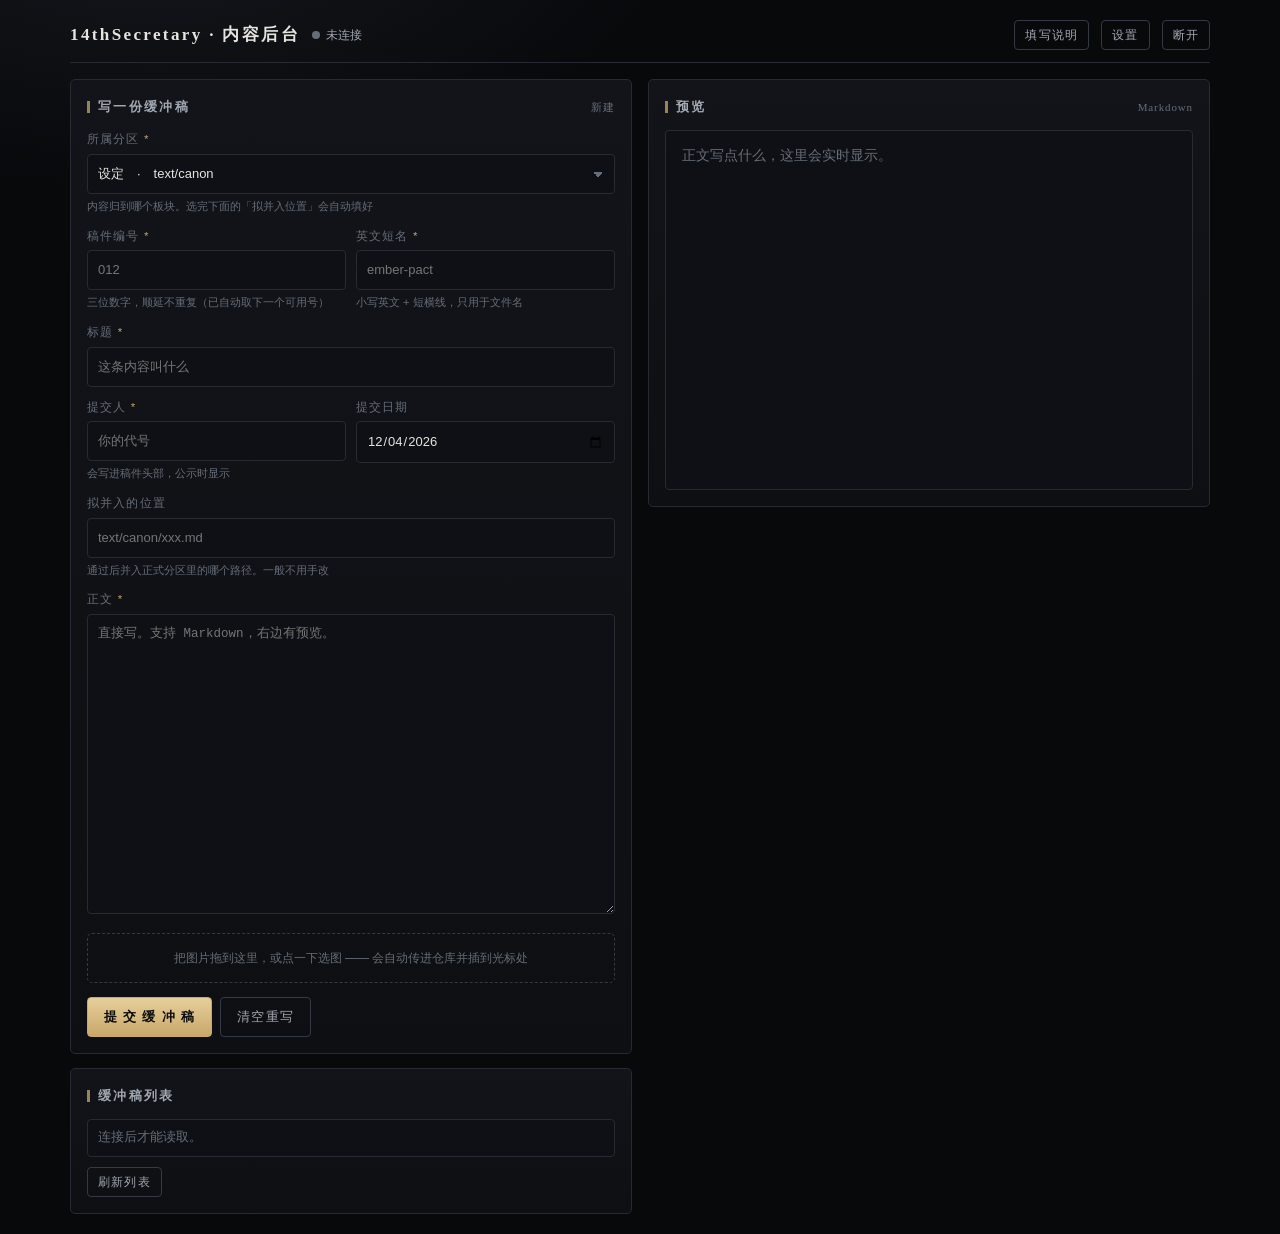
<file: docs/editor/index.html>
<!DOCTYPE html>
<html lang="zh-CN">
<head>
<meta charset="utf-8">
<meta name="viewport" content="width=device-width,initial-scale=1">
<meta name="robots" content="noindex,nofollow">
<title>内容后台 · 14thSecretary</title>
<style>
:root{
  --bg:#08090b; --panel:#12141a; --panel2:#0e1015;
  --line:#252a33; --line2:#333a46;
  --ink:#e6e4df; --ink2:#a2a8b2; --ink3:#666d78;
  --gold:#c9a86a; --gold2:#e6cf9a;
  --ok:#7fae7a; --bad:#c05a52;
  --serif:"Songti SC","Noto Serif SC","SimSun",serif;
}
*{box-sizing:border-box;margin:0;padding:0}
body{
  background:radial-gradient(900px 520px at 12% -10%,#161920 0%,rgba(0,0,0,0) 60%),var(--bg);
  color:var(--ink);font-family:"Microsoft YaHei","PingFang SC",sans-serif;font-size:14px;line-height:1.7;
}
.wrap{max-width:1180px;margin:0 auto;padding:20px}
.top{display:flex;align-items:center;gap:12px;flex-wrap:wrap;
  border-bottom:1px solid var(--line);padding-bottom:12px;margin-bottom:16px}
.top h1{font-family:var(--serif);font-size:17px;font-weight:600;letter-spacing:.14em}
.dot{width:8px;height:8px;border-radius:50%;background:var(--ink3);display:inline-block;margin-right:6px}
.dot.on{background:var(--ok);box-shadow:0 0 8px rgba(127,174,122,.6)}
.dot.err{background:var(--bad)}
.spacer{flex:1}
.who{font-size:12px;color:var(--ink2)}
.btn{font:inherit;font-size:13px;letter-spacing:.1em;padding:8px 16px;border-radius:4px;cursor:pointer;
  border:1px solid var(--line2);background:transparent;color:var(--ink2);transition:.16s;white-space:nowrap}
.btn:hover{border-color:var(--ink3);color:var(--ink)}
.btn.primary{border-color:var(--gold);color:#0b0c0e;background:linear-gradient(180deg,var(--gold2),var(--gold));font-weight:600}
.btn.primary:hover{box-shadow:0 0 16px rgba(201,168,106,.3)}
.btn:disabled{opacity:.35;cursor:not-allowed;box-shadow:none}
.btn.sm{padding:4px 10px;font-size:12px}
.grid{display:grid;grid-template-columns:minmax(0,1fr) minmax(0,1fr);gap:16px;align-items:start}
@media (max-width:900px){.grid{grid-template-columns:1fr}}
.card{background:linear-gradient(180deg,var(--panel),#0d0f12);border:1px solid var(--line);border-radius:5px;padding:16px}
.card+.card{margin-top:14px}
.card h2{font-family:var(--serif);font-size:13px;font-weight:600;letter-spacing:.18em;color:var(--ink2);
  display:flex;align-items:center;gap:8px;margin-bottom:12px}
.card h2:before{content:"";width:3px;height:12px;background:var(--gold);opacity:.75;display:block}
.card h2 .tail{margin-left:auto;font-size:11px;letter-spacing:.08em;color:var(--ink3);font-weight:400}
.f{margin-bottom:11px}
.f label{display:block;font-size:11.5px;letter-spacing:.1em;color:var(--ink3);margin-bottom:4px}
.f label b{color:var(--gold);font-weight:400}
.f input,.f textarea,.f select{width:100%;background:var(--panel2);border:1px solid var(--line);border-radius:4px;
  color:var(--ink);font:inherit;font-size:13px;padding:8px 10px;transition:.16s}
.f select{appearance:none;cursor:pointer;
  background-image:linear-gradient(45deg,transparent 50%,var(--ink3) 50%),linear-gradient(135deg,var(--ink3) 50%,transparent 50%);
  background-position:calc(100% - 16px) 17px,calc(100% - 11px) 17px;background-size:5px 5px,5px 5px;background-repeat:no-repeat}
.f input:focus,.f textarea:focus,.f select:focus{outline:none;border-color:var(--gold);background-color:#0b0d11}
.f .hint{font-size:11px;color:var(--ink3);margin-top:3px}
.f textarea{min-height:300px;resize:vertical;font-family:ui-monospace,"Cascadia Mono",Consolas,monospace;
  font-size:12.5px;line-height:1.85}
.row2{display:grid;grid-template-columns:1fr 1fr;gap:10px}
.preview{min-height:360px;max-height:620px;overflow:auto;padding:14px 16px;
  background:var(--panel2);border:1px solid var(--line);border-radius:4px;font-size:13.5px;color:var(--ink2)}
.preview h1{font-family:var(--serif);font-size:20px;color:var(--ink);margin:0 0 12px;font-weight:500}
.preview h2{font-family:var(--serif);font-size:16px;color:var(--ink);margin:18px 0 8px;font-weight:500;
  border-bottom:1px solid var(--line);padding-bottom:4px}
.preview h3{font-family:var(--serif);font-size:14.5px;color:var(--ink);margin:14px 0 6px;font-weight:500}
.preview p{margin:0 0 10px}
.preview ul,.preview ol{margin:0 0 10px 20px}
.preview li{margin-bottom:4px}
.preview blockquote{border-left:2px solid var(--line2);padding-left:12px;color:var(--ink3);margin:0 0 10px}
.preview code{background:#1a1e25;padding:1px 5px;border-radius:3px;font-size:12px}
.preview img{max-width:100%;border-radius:4px;border:1px solid var(--line)}
.preview a{color:var(--gold2)}
.preview hr{border:none;border-top:1px solid var(--line);margin:14px 0}
.drop{border:1px dashed var(--line2);border-radius:5px;padding:14px;text-align:center;
  font-size:12px;color:var(--ink3);transition:.16s;cursor:pointer}
.drop.hot{border-color:var(--gold);color:var(--gold2);background:rgba(201,168,106,.06)}
.list{list-style:none;display:flex;flex-direction:column;gap:6px;max-height:260px;overflow:auto}
.list li{display:flex;align-items:center;gap:8px;font-size:12.5px;color:var(--ink2);
  background:var(--panel2);border:1px solid var(--line);padding:7px 10px;border-radius:4px}
.list li b{font-weight:400;color:var(--ink3);font-size:11px;flex:0 0 auto}
.list li span{flex:1;overflow:hidden;text-overflow:ellipsis;white-space:nowrap}
.msg{margin-top:10px;font-size:12.5px;padding:8px 12px;border-radius:4px;display:none}
.msg.on{display:block}
.msg.ok{background:rgba(127,174,122,.1);border:1px solid rgba(127,174,122,.4);color:var(--ok)}
.msg.err{background:rgba(192,90,82,.1);border:1px solid rgba(192,90,82,.4);color:var(--bad)}
.msg.info{background:rgba(201,168,106,.08);border:1px solid rgba(201,168,106,.35);color:var(--gold2)}
.banner{display:none;margin-bottom:14px;padding:11px 14px;border-radius:4px;font-size:12.5px;line-height:1.8}
.banner.on{display:block}
.banner.edit{background:rgba(201,168,106,.07);border:1px solid rgba(201,168,106,.35);color:var(--gold2)}
.banner.warn{background:rgba(192,90,82,.08);border:1px solid rgba(192,90,82,.4);color:#e0928a}
.banner b{color:var(--ink);font-weight:600}
.ov{position:fixed;inset:0;background:rgba(4,5,7,.85);z-index:60;display:none;align-items:center;justify-content:center;padding:20px}
.ov.on{display:flex}
.modal{background:#14171e;border:1px solid var(--line2);border-radius:5px;max-width:520px;width:100%;padding:24px;
  max-height:86vh;overflow:auto}
.modal h3{font-family:var(--serif);font-size:15px;letter-spacing:.14em;margin-bottom:14px}
code.inline{background:#1a1e25;padding:1px 5px;border-radius:3px;font-size:12px;color:var(--gold2)}
</style>
</head>
<body>
<div class="wrap">

  <div class="top">
    <h1>14thSecretary · 内容后台</h1>
    <span class="who"><span class="dot" id="dot"></span><span id="whoTxt">未连接</span></span>
    <div class="spacer"></div>
    <button class="btn sm" type="button" id="btnHelp">填写说明</button>
    <button class="btn sm" type="button" id="btnCfg">设置</button>
    <button class="btn sm" type="button" id="btnOut">断开</button>
  </div>

  <div class="grid">
    <div>
      <div class="card">
        <h2>写一份缓冲稿<span class="tail" id="modeTxt">新建</span></h2>
        <div class="banner" id="banner"></div>

        <div class="f">
          <label>所属分区 <b>*</b></label>
          <select id="fSection"></select>
          <div class="hint">内容归到哪个板块。选完下面的「拟并入位置」会自动填好</div>
        </div>

        <div class="row2">
          <div class="f">
            <label>稿件编号 <b>*</b></label>
            <input id="fCode" placeholder="012" maxlength="3">
            <div class="hint">三位数字，顺延不重复（已自动取下一个可用号）</div>
          </div>
          <div class="f">
            <label>英文短名 <b>*</b></label>
            <input id="fSlug" placeholder="ember-pact">
            <div class="hint">小写英文 + 短横线，只用于文件名</div>
          </div>
        </div>
        <div class="f">
          <label>标题 <b>*</b></label>
          <input id="fTitle" placeholder="这条内容叫什么">
        </div>
        <div class="row2">
          <div class="f">
            <label>提交人 <b>*</b></label>
            <input id="fWho" placeholder="你的代号">
            <div class="hint">会写进稿件头部，公示时显示</div>
          </div>
          <div class="f">
            <label>提交日期</label>
            <input id="fDate" type="date">
          </div>
        </div>
        <div class="f">
          <label>拟并入的位置</label>
          <input id="fTarget" placeholder="text/canon/xxx.md">
          <div class="hint">通过后并入正式分区里的哪个路径。一般不用手改</div>
        </div>
        <div class="f">
          <label>正文 <b>*</b></label>
          <textarea id="fBody" placeholder="直接写。支持 Markdown，右边有预览。"></textarea>
        </div>
        <div class="drop" id="drop">把图片拖到这里，或点一下选图 —— 会自动传进仓库并插到光标处</div>
        <input type="file" id="filePick" accept="image/*" multiple style="display:none">
        <div style="display:flex;gap:8px;margin-top:14px;flex-wrap:wrap">
          <button class="btn primary" type="button" id="btnSave">提 交 缓 冲 稿</button>
          <button class="btn" type="button" id="btnNew">清空重写</button>
        </div>
        <div class="msg" id="msg"></div>
      </div>

      <div class="card">
        <h2>缓冲稿列表<span class="tail" id="listTail"></span></h2>
        <ul class="list" id="list"></ul>
        <button class="btn sm" type="button" id="btnReload" style="margin-top:10px">刷新列表</button>
      </div>
    </div>

    <div>
      <div class="card">
        <h2>预览<span class="tail">Markdown</span></h2>
        <div class="preview" id="preview"></div>
      </div>
    </div>
  </div>
</div>

<div class="ov" id="ov"><div class="modal" id="modal"></div></div>

<script>
/* 配置：owner / repo / branch / 图片 URL 前缀。首次在「设置」里填一次，存浏览器本地 */
var DEFAULTS = { owner: "NyemiWu", repo: "14thSecretary", branch: "main", imgPrefix: "/14thSecretary/assets/uploads" };
var CFG_KEY = "14thsec.cfg";
var TOKEN_KEY = "14thsec.token";
var WHO_KEY = "14thsec.who";
var SEC_KEY = "14thsec.section";

/* 分区清单：与 scripts/gen_section_index.py 的 SECTIONS 对应。
   连上之后会再拉一次仓库目录，把新增的板块自动补进来。 */
var SECTION_LIST = [
  ["text/canon", "设定"],
  ["text/worldview", "世界观"],
  ["text/society", "社会结构与体制"],
  ["text/regions", "地区"],
  ["text/factions", "阵营势力"],
  ["text/characters", "人物角色"],
  ["text/bestiary", "图鉴"],
  ["text/chronicle", "编年史"],
  ["text/prequel", "前传"],
  ["text/story", "剧情"],
  ["text/gallery", "图库"],
  ["text/project", "项目管理"],
  ["interactive/tools", "工具 · 可交互叙事"]
];

var cfg = loadCfg();
var token = localStorage.getItem(TOKEN_KEY) || "";
var mode = "new";           /* new | edit */
var srcRel = null;          /* 编辑模式：源文件（docs 相对路径，例 text/worldview/x.md） */
var origSection = null;     /* 编辑模式：源文件所在分区 */
var editingPath = null;     /* 覆盖模式：从缓冲稿列表打开的稿件 */
var editingSha = null;

function loadCfg() {
  try {
    var raw = localStorage.getItem(CFG_KEY);
    var obj = raw ? JSON.parse(raw) : {};
    for (var k in DEFAULTS) if (!(k in obj)) obj[k] = DEFAULTS[k];
    return obj;
  } catch (e) { return JSON.parse(JSON.stringify(DEFAULTS)); }
}
function $(id) { return document.getElementById(id); }

function show(kind, text) {
  var m = $("msg");
  m.className = "msg on " + kind;
  m.textContent = text;
  if (kind === "ok") setTimeout(function () { m.className = "msg"; }, 6000);
}
function hide() { $("msg").className = "msg"; }
function setDot(state, text) {
  $("dot").className = "dot" + (state ? " " + state : "");
  $("whoTxt").textContent = text;
}
function setBanner(kind, html) {
  var b = $("banner");
  if (!kind) { b.className = "banner"; b.innerHTML = ""; return; }
  b.className = "banner on " + kind;
  b.innerHTML = html;
}

/* GitHub API —— 原生 fetch，无任何第三方脚本 */
function api(path, opts) {
  opts = opts || {};
  var headers = { "Accept": "application/vnd.github+json", "X-GitHub-Api-Version": "2022-11-28" };
  if (token) headers["Authorization"] = "Bearer " + token;
  if (opts.body) headers["Content-Type"] = "application/json";
  return fetch("https://api.github.com" + path, {
    method: opts.method || "GET",
    headers: headers,
    body: opts.body ? JSON.stringify(opts.body) : undefined
  }).then(function (res) {
    return res.text().then(function (t) {
      var data = null;
      try { data = t ? JSON.parse(t) : null; } catch (e) { data = { raw: t }; }
      if (!res.ok) {
        var err = new Error((data && (data.message || data.raw)) || ("HTTP " + res.status));
        err.status = res.status;
        throw err;
      }
      return data;
    });
  });
}
function repoPath(p) { return "/repos/" + cfg.owner + "/" + cfg.repo + "/contents/" + p; }

function b64encode(str) {
  var bytes = new TextEncoder().encode(str), bin = "", i;
  for (i = 0; i < bytes.length; i++) bin += String.fromCharCode(bytes[i]);
  return btoa(bin);
}
function b64decode(b64) {
  var bin = atob(String(b64).replace(/\s/g, "")), i;
  var bytes = new Uint8Array(bin.length);
  for (i = 0; i < bin.length; i++) bytes[i] = bin.charCodeAt(i);
  return new TextDecoder().decode(bytes);
}
function bufToB64(buf) {
  var bytes = new Uint8Array(buf), bin = "", i;
  for (i = 0; i < bytes.length; i++) bin += String.fromCharCode(bytes[i]);
  return btoa(bin);
}
function escHtml(s) { return String(s).replace(/&/g, "&amp;").replace(/</g, "&lt;").replace(/>/g, "&gt;"); }

function verify() {
  if (!token) { setDot("", "未连接"); return Promise.resolve(false); }
  if (cfg.owner === "YOURNAME") { setDot("err", "还没配置仓库"); return Promise.resolve(false); }
  return api("/user").then(function (u) {
    setDot("on", "已连接 · " + u.login);
    return true;
  }).catch(function (e) {
    setDot("err", e.status === 401 ? "令牌无效" : ("连接失败：" + e.message));
    return false;
  });
}

/* ---------- 分区下拉 ---------- */
function sectionLabel(key) {
  var i;
  for (i = 0; i < SECTION_LIST.length; i++) if (SECTION_LIST[i][0] === key) return SECTION_LIST[i][1];
  return key;
}
function fillSections(extraKeys) {
  var seen = {}, html = "", i;
  function emit(key) {
    if (seen[key]) return;
    seen[key] = 1;
    html += '<option value="' + escHtml(key) + '">' + escHtml(sectionLabel(key)) + "　·　" + escHtml(key) + "</option>";
  }
  for (i = 0; i < SECTION_LIST.length; i++) emit(SECTION_LIST[i][0]);
  if (extraKeys) for (i = 0; i < extraKeys.length; i++) emit(extraKeys[i]);
  $("fSection").innerHTML = html;
  var remembered = localStorage.getItem(SEC_KEY);
  if (remembered && seen[remembered]) $("fSection").value = remembered;
}
function refreshSections() {
  return Promise.all([
    api(repoPath("docs/text") + "?ref=" + encodeURIComponent(cfg.branch)).catch(function () { return []; }),
    api(repoPath("docs/interactive") + "?ref=" + encodeURIComponent(cfg.branch)).catch(function () { return []; })
  ]).then(function (res) {
    var extra = [], i, j, items;
    var bases = ["text", "interactive"];
    for (j = 0; j < res.length; j++) {
      items = Array.isArray(res[j]) ? res[j] : [];
      for (i = 0; i < items.length; i++) {
        if (items[i].type === "dir") extra.push(bases[j] + "/" + items[i].name);
      }
    }
    fillSections(extra);
    if (origSection) $("fSection").value = origSection;
  });
}

/* ---------- 编号自动分配 ---------- */
function nextCode() {
  return Promise.all([
    api(repoPath("docs/buffer/pending") + "?ref=" + encodeURIComponent(cfg.branch)).catch(function () { return []; }),
    api(repoPath("docs/buffer/public") + "?ref=" + encodeURIComponent(cfg.branch)).catch(function () { return []; })
  ]).then(function (res) {
    var max = 0, i, j, items, m;
    for (j = 0; j < res.length; j++) {
      items = Array.isArray(res[j]) ? res[j] : [];
      for (i = 0; i < items.length; i++) {
        m = String(items[i].name || "").match(/^(\d{3})-/);
        if (m) { var n = parseInt(m[1], 10); if (n > max) max = n; }
      }
    }
    return ("000" + (max + 1)).slice(-3);
  });
}

/* ---------- 目标路径同步 ---------- */
function syncTarget() {
  var sec = $("fSection").value, slug = $("fSlug").value.trim(), base;
  if (editingPath) return;                       /* 覆盖缓冲稿：路径固定 */
  if (mode === "edit" && srcRel) {
    base = srcRel.split("/").pop();
    $("fTarget").value = (sec === origSection)
      ? srcRel
      : (sec + "/" + base);
    return;
  }
  if (sec && slug) $("fTarget").value = sec + "/" + slug + ".md";
}

/* ---------- Markdown 预览（够用的最小实现） ---------- */
function inline(s) {
  s = escHtml(s);
  s = s.replace(/!\[([^\]]*)\]\(([^)]+)\)/g, '<img alt="$1" src="$2">');
  s = s.replace(/\[([^\]]*)\]\(([^)]+)\)/g, '<a href="$2">$1</a>');
  s = s.replace(/\*\*([^*]+)\*\*/g, "<b>$1</b>");
  s = s.replace(/(^|[^*])\*([^*]+)\*/g, "$1<i>$2</i>");
  s = s.replace(/`([^`]+)`/g, "<code>$1</code>");
  return s;
}
function mdToHtml(src) {
  var lines = String(src || "").split("\n"), out = [], i = 0, inCode = false, list = null;
  function closeList() { if (list) { out.push("</" + list + ">"); list = null; } }
  for (i = 0; i < lines.length; i++) {
    var ln = lines[i], m;
    if (/^```/.test(ln)) { closeList(); out.push(inCode ? "</pre>" : "<pre>"); inCode = !inCode; continue; }
    if (inCode) { out.push(escHtml(ln)); continue; }
    if (!ln.trim()) { closeList(); continue; }
    if ((m = ln.match(/^(#{1,3})\s+(.*)$/))) {
      closeList();
      out.push("<h" + m[1].length + ">" + inline(m[2]) + "</h" + m[1].length + ">");
      continue;
    }
    if (/^>\s?/.test(ln)) { closeList(); out.push("<blockquote>" + inline(ln.replace(/^>\s?/, "")) + "</blockquote>"); continue; }
    if (/^(-{3,}|\*{3,})$/.test(ln.trim())) { closeList(); out.push("<hr>"); continue; }
    if ((m = ln.match(/^\s*[-*]\s+(.*)$/))) {
      if (list !== "ul") { closeList(); out.push("<ul>"); list = "ul"; }
      out.push("<li>" + inline(m[1]) + "</li>");
      continue;
    }
    if ((m = ln.match(/^\s*\d+[.)]\s+(.*)$/))) {
      if (list !== "ol") { closeList(); out.push("<ol>"); list = "ol"; }
      out.push("<li>" + inline(m[1]) + "</li>");
      continue;
    }
    closeList();
    out.push("<p>" + inline(ln) + "</p>");
  }
  closeList();
  if (inCode) out.push("</pre>");
  return out.join("\n");
}
function renderPreview() {
  $("preview").innerHTML = mdToHtml($("fBody").value) ||
    '<p style="color:#666d78">正文写点什么，这里会实时显示。</p>';
}

/* ---------- 图片上传 ---------- */
function sanitizeName(name) {
  var base = String(name).replace(/\.[^.]+$/, "").replace(/[^A-Za-z0-9._-]+/g, "-")
    .replace(/-{2,}/g, "-").replace(/^-|-$/g, "");
  if (!base) base = "image";
  return base + (String(name).match(/\.[^.]+$/) || [".png"])[0].toLowerCase();
}
function uploadImage(file) {
  return file.arrayBuffer().then(function (buf) {
    var stamp = new Date().toISOString().slice(0, 10).replace(/-/g, "");
    var fname = stamp + "-" + sanitizeName(file.name);
    return api(repoPath("docs/assets/uploads/" + fname), {
      method: "PUT",
      body: { message: "cms: 上传图片 " + fname, content: bufToB64(buf), branch: cfg.branch }
    }).then(function () { return cfg.imgPrefix.replace(/\/$/, "") + "/" + fname; });
  });
}
function insertAtCursor(text) {
  var ta = $("fBody");
  var start = ta.selectionStart || 0, end = ta.selectionEnd || 0;
  ta.value = ta.value.slice(0, start) + text + ta.value.slice(end);
  ta.selectionStart = ta.selectionEnd = start + text.length;
  ta.focus();
  renderPreview();
}
function handleFiles(files) {
  if (!files || !files.length) return;
  if (!token) { show("err", "先填写访问令牌才能传图。"); return; }
  show("info", "正在上传 " + files.length + " 张图片…");
  var chain = Promise.resolve(), done = 0;
  Array.prototype.forEach.call(files, function (f) {
    chain = chain.then(function () {
      return uploadImage(f).then(function (url) {
        insertAtCursor("\n![" + f.name.replace(/\.[^.]+$/, "") + "](" + url + ")\n");
        done++;
      });
    });
  });
  chain.then(function () { show("ok", "已上传 " + done + " 张图片。"); })
       .catch(function (e) { show("err", "上传失败：" + e.message); });
}

/* ---------- 保存 ---------- */
function save() {
  hide();
  if (!token) { show("err", "请先在「设置」里填写访问令牌。"); return; }
  var code = $("fCode").value.trim(), slug = $("fSlug").value.trim();
  var title = $("fTitle").value.trim(), who = $("fWho").value.trim();
  var date = $("fDate").value.trim() || new Date().toISOString().slice(0, 10);
  var target = $("fTarget").value.trim(), body = $("fBody").value.trim();

  if (!/^[0-9]{3}$/.test(code)) { show("err", "稿件编号要三位数字，比如 012。"); return; }
  if (!/^[a-z0-9]+(-[a-z0-9]+)*$/.test(slug)) { show("err", "英文短名只能用小写字母、数字和短横线，比如 ember-pact。"); return; }
  if (!title) { show("err", "标题不能空。"); return; }
  if (!who) { show("err", "提交人不能空。"); return; }
  if (!body) { show("err", "正文不能空。"); return; }

  var fm = ["---", "title: " + title, "submitter: " + who, "submitted: " + date];
  if (target) fm.push("target: " + target);
  if (mode === "edit" && srcRel) fm.push("revises: " + srcRel);
  fm.push("tags:", "  - 待审", "---", "");
  var content = fm.join("\n") + "# " + title + "\n\n" + body + "\n";

  var path = editingPath || ("docs/buffer/pending/" + code + "-" + slug + ".md");
  var reqBody = {
    message: (editingPath ? "cms: 更新缓冲稿 " : (mode === "edit" ? "cms: 修改稿 " : "cms: 新建缓冲稿 ")) + code + "-" + slug,
    content: b64encode(content),
    branch: cfg.branch
  };
  if (editingSha) reqBody.sha = editingSha;

  var btn = $("btnSave");
  btn.disabled = true;
  show("info", "正在提交…");
  localStorage.setItem(WHO_KEY, who);
  if ($("fSection").value) localStorage.setItem(SEC_KEY, $("fSection").value);
  api(repoPath(path), { method: "PUT", body: reqBody }).then(function () {
    show("ok", "已提交：" + path + " —— 等管理者标记，不用再做什么.");
    editingPath = null; editingSha = null;
    loadList();
    if (mode === "edit") {
      setTimeout(function () { resetForm(); }, 1200);
    } else {
      nextCode().then(function (c) { $("fCode").value = c; });
    }
  }).catch(function (e) {
    if (e.status === 422) show("err", "文件已存在，或者令牌没有写权限。换个编号，或去「缓冲稿列表」点开改。");
    else if (e.status === 401) show("err", "令牌无效或已过期，去「设置」重新填。");
    else show("err", "提交失败：" + e.message);
  }).then(function () { btn.disabled = false; });
}

/* ---------- 列表 / 载入 ---------- */
function loadList() {
  if (!token || cfg.owner === "YOURNAME") {
    $("list").innerHTML = '<li><span style="color:#666d78">连接后才能读取。</span></li>';
    return;
  }
  $("listTail").textContent = "读取中…";
  api(repoPath("docs/buffer/pending") + "?ref=" + encodeURIComponent(cfg.branch))
    .then(function (items) {
      if (!Array.isArray(items)) items = [];
      var files = items.filter(function (it) { return it.type === "file" && /\.md$/.test(it.name); });
      $("listTail").textContent = files.length + " 份待审";
      if (!files.length) {
        $("list").innerHTML = '<li><span style="color:#666d78">待审区是空的。</span></li>';
        return;
      }
      $("list").innerHTML = files.map(function (f) {
        return '<li><b>' + escHtml(f.name.slice(0, 3)) + '</b><span>' + escHtml(f.name) + "</span>"
             + '<button class="btn sm" type="button" data-p="' + escHtml(f.path) + '">打开</button></li>';
      }).join("");
    })
    .catch(function (e) {
      $("listTail").textContent = "";
      $("list").innerHTML = '<li><span style="color:#c05a52">读取失败：' + escHtml(e.message) + "</span></li>";
    });
}
function parseFrontMatter(text) {
  var fm = {}, body = text;
  if (text.indexOf("---") === 0) {
    var end = text.indexOf("\n---", 3);
    if (end > 0) {
      text.slice(3, end).split("\n").forEach(function (ln) {
        var i = ln.indexOf(":");
        if (i > 0) fm[ln.slice(0, i).trim()] = ln.slice(i + 1).trim();
      });
      body = text.slice(end + 4);
    }
  }
  body = body.replace(/^\s*#\s+.*\n/, "").replace(/^\s+/, "");
  return { fm: fm, body: body.replace(/\s+$/, "") };
}
function openFile(path) {
  hide();
  api(repoPath(path) + "?ref=" + encodeURIComponent(cfg.branch)).then(function (data) {
    var text = b64decode(data.content);
    var p = parseFrontMatter(text);
    var name = path.split("/").pop().replace(/\.md$/, "");
    $("fCode").value = p.fm.code || name.slice(0, 3);
    $("fSlug").value = p.fm.name_en || name.replace(/^\d+-/, "");
    $("fTitle").value = p.fm.title || "";
    $("fWho").value = p.fm.submitter || $("fWho").value;
    $("fDate").value = p.fm.submitted || "";
    $("fTarget").value = p.fm.target || "";
    $("fBody").value = p.body;
    editingPath = path; editingSha = data.sha;
    mode = "new"; srcRel = null; origSection = null;
    $("modeTxt").textContent = "覆盖缓冲稿 · " + name;
    setBanner("edit", "正在改一份<b>已经在缓冲区里</b>的稿件（<code class='inline'>" + escHtml(path) + "</code>）。提交会覆盖它。");
    renderPreview();
    show("info", "已载入 " + name + "。改完点提交会覆盖这一份。");
    window.scrollTo({ top: 0, behavior: "smooth" });
  }).catch(function (e) { show("err", "打开失败：" + e.message); });
}

/* ---------- 从内容页跳进来的编辑流程 ---------- */
function slugForSource(rel) {
  var seg = rel.split("/");
  var folder = seg.length >= 3 ? seg[seg.length - 2] : "doc";
  var base = seg[seg.length - 1].replace(/\.md$/i, "");
  var ascii = base.replace(/[^A-Za-z0-9]+/g, "-").replace(/^-+|-+$/g, "").toLowerCase();
  var s = "edit-" + (folder.replace(/[^a-z0-9-]+/gi, "-").toLowerCase() || "doc");
  if (ascii) s += "-" + ascii;
  return s.replace(/-{2,}/g, "-").replace(/^-|-$/g, "").slice(0, 48);
}
function loadSource(rel) {
  show("info", "正在读取原文…");
  return api(repoPath("docs/" + rel) + "?ref=" + encodeURIComponent(cfg.branch)).then(function (data) {
    var text = b64decode(data.content);
    var p = parseFrontMatter(text);
    var base = rel.split("/").pop().replace(/\.md$/, "");
    mode = "edit"; srcRel = rel;
    origSection = rel.replace(/\/[^/]+$/, "");
    if ($("fSection").querySelector('option[value="' + origSection.replace(/"/g, '\\"') + '"]')) {
      $("fSection").value = origSection;
    }
    $("fTitle").value = p.fm.title || base;
    $("fSlug").value = slugForSource(rel);
    $("fWho").value = p.fm.submitter || localStorage.getItem(WHO_KEY) || "";
    $("fDate").value = new Date().toISOString().slice(0, 10);
    $("fTarget").value = rel;
    $("fBody").value = p.body;
    $("modeTxt").textContent = "修改 · " + base;
    setBanner("edit",
      "正在为《<b>" + escHtml(p.fm.title || base) + "</b>》起草修改稿。" +
      "提交后这份稿进 <code class='inline'>buffer/pending/</code>，<b>原文不受影响</b>，" +
      "管理者审核通过后才并入 <code class='inline'>" + escHtml(rel) + "</code>。");
    renderPreview();
    hide();
    return nextCode().then(function (c) { $("fCode").value = c; });
  }).catch(function (e) {
    show("err", "读取原文失败：" + e.message);
  });
}

function resetForm() {
  mode = "new"; srcRel = null; origSection = null;
  editingPath = null; editingSha = null;
  ["fSlug", "fTitle", "fTarget", "fBody"].forEach(function (id) { $(id).value = ""; });
  $("fWho").value = localStorage.getItem(WHO_KEY) || "";
  $("fDate").value = new Date().toISOString().slice(0, 10);
  $("modeTxt").textContent = "新建";
  setBanner(null);
  hide(); renderPreview();
  return nextCode().then(function (c) { $("fCode").value = c; });
}

function param(name) {
  var m = new RegExp("[?&]" + name + "=([^&]*)").exec(window.location.search);
  return m ? decodeURIComponent(m[1].replace(/\+/g, " ")) : "";
}

function boot() {
  fillSections(null);
  $("fWho").value = localStorage.getItem(WHO_KEY) || "";
  $("fDate").value = new Date().toISOString().slice(0, 10);
  renderPreview();

  var src = param("src");
  var wantSection = param("section");
  if (wantSection) {
    var opt = $("fSection").querySelector('option[value="' + wantSection.replace(/"/g, '\\"') + '"]');
    if (!opt) {
      var o = document.createElement("option");
      o.value = wantSection; o.textContent = wantSection;
      $("fSection").appendChild(o);
    }
    $("fSection").value = wantSection;
  }

  verify().then(function (ok) {
    loadList();
    if (!ok) {
      if (src) show("err", "先补全上面的设置（令牌），再回内容页点一次「编辑此条目」。");
      return;
    }
    return refreshSections().then(function () {
      if (src) return loadSource(src);
      return nextCode().then(function (c) { $("fCode").value = c; });
    });
  });
}

/* ---------- 设置 / 说明 ---------- */
function openModal(html) { $("modal").innerHTML = html; $("ov").className = "ov on"; }
function closeModal() { $("ov").className = "ov"; }

function showCfg() {
  openModal(
    '<h3>设置</h3>' +
    '<div class="f"><label>仓库 owner</label><input id="cOwner"></div>' +
    '<div class="f"><label>仓库名</label><input id="cRepo"></div>' +
    '<div class="f"><label>分支</label><input id="cBranch"></div>' +
    '<div class="f"><label>图片 URL 前缀</label><input id="cImg">' +
    '<div class="hint">站点根路径，例：/14thSecretary/assets/uploads</div></div>' +
    '<div class="f"><label>访问令牌（PAT）</label><input id="cToken" type="password" placeholder="github_pat_…"></div>' +
    '<div class="hint" style="margin-bottom:14px">只存在这台浏览器本地，不会上传到任何地方。需要 Contents 的读写权限。</div>' +
    '<div style="display:flex;gap:8px"><button class="btn primary" type="button" id="cSave">保存</button>' +
    '<button class="btn" type="button" id="cCancel">取消</button></div>'
  );
  $("cOwner").value = cfg.owner; $("cRepo").value = cfg.repo;
  $("cBranch").value = cfg.branch; $("cImg").value = cfg.imgPrefix; $("cToken").value = token;
  $("cSave").onclick = function () {
    cfg.owner = $("cOwner").value.trim() || DEFAULTS.owner;
    cfg.repo = $("cRepo").value.trim() || DEFAULTS.repo;
    cfg.branch = $("cBranch").value.trim() || DEFAULTS.branch;
    cfg.imgPrefix = $("cImg").value.trim() || DEFAULTS.imgPrefix;
    token = $("cToken").value.trim();
    localStorage.setItem(CFG_KEY, JSON.stringify(cfg));
    localStorage.setItem(TOKEN_KEY, token);
    closeModal();
    verify().then(function () { loadList(); refreshSections(); });
  };
  $("cCancel").onclick = closeModal;
}

function showHelp() {
  openModal(
    '<h3>填写说明</h3>' +
    '<div class="f"><label>第一步：拿一个访问令牌（只做一次）</label>' +
    '<div style="font-size:12.5px;color:var(--ink2);line-height:1.9">' +
    '打开 <a href="https://github.com/settings/personal-access-tokens/new" target="_blank" style="color:#e6cf9a">github.com/settings/personal-access-tokens/new</a><br>' +
    'Repository access 选 <b>Only select repositories</b> → 勾 <code class="inline">14thSecretary</code><br>' +
    'Permissions → Repository permissions → <b>Contents</b> 设为 <b>Read and write</b><br>' +
    'Generate token，复制那串 <code class="inline">github_pat_…</code>，粘到「设置」里。' +
    '<br><br>令牌存在本机浏览器，换电脑要重填。</div></div>' +
    '<div class="f"><label>两种进入方式</label>' +
    '<div style="font-size:12.5px;color:var(--ink2);line-height:1.9">' +
    '<b>① 改已有条目</b> —— 在站上翻到那一页，点标题下面的「编辑此条目」。' +
    '这里会自动把原文拉进来，你改完提交，<b>原文不受影响</b>，改动进缓冲区等审核。<br>' +
    '<b>② 新建条目</b> —— 直接开这个页面，或从板块落地页点「在此分区新建条目」。' +
    '选好分区，标题和英文短名填上，「拟并入位置」会自动算出来。</div></div>' +
    '<div class="f"><label>填写要点</label>' +
    '<div style="font-size:12.5px;color:var(--ink2);line-height:1.9">' +
    '编号三位数，已自动取下一个可用号；英文短名只用于文件名，页面不显示；' +
    '提交人写你的代号，会显示在公示里。<br>' +
    '图片直接拖到虚线框里，自动传进仓库并插到光标处。' +
    '<br><br>点「提交缓冲稿」就完事了 —— 内容进 <code class="inline">buffer/pending/</code>，剩下的等管理者标记。</div></div>' +
    '<div style="display:flex"><button class="btn primary" type="button" id="hOk">知道了</button></div>'
  );
  $("hOk").onclick = closeModal;
}

/* ---------- 绑定 ---------- */
$("fBody").addEventListener("input", renderPreview);
$("fSlug").addEventListener("input", syncTarget);
$("fSection").addEventListener("change", function () {
  localStorage.setItem(SEC_KEY, $("fSection").value);
  syncTarget();
});
$("btnSave").addEventListener("click", save);
$("btnNew").addEventListener("click", function () { resetForm(); });
$("btnReload").addEventListener("click", loadList);
$("btnCfg").addEventListener("click", showCfg);
$("btnHelp").addEventListener("click", showHelp);
$("btnOut").addEventListener("click", function () {
  token = "";
  localStorage.removeItem(TOKEN_KEY);
  setDot("", "未连接");
  loadList();
  show("info", "已断开。令牌已从本机清除。");
});
$("list").addEventListener("click", function (ev) {
  var el = ev.target;
  if (!el || !el.getAttribute || !el.getAttribute("data-p")) return;
  openFile(el.getAttribute("data-p"));
});
$("ov").addEventListener("click", function (ev) { if (ev.target === $("ov")) closeModal(); });

var drop = $("drop");
drop.addEventListener("click", function () { $("filePick").click(); });
$("filePick").addEventListener("change", function (ev) { handleFiles(ev.target.files); ev.target.value = ""; });
drop.addEventListener("dragover", function (ev) { ev.preventDefault(); drop.className = "drop hot"; });
drop.addEventListener("dragleave", function () { drop.className = "drop"; });
drop.addEventListener("drop", function (ev) {
  ev.preventDefault(); drop.className = "drop"; handleFiles(ev.dataTransfer.files);
});
document.addEventListener("dragover", function (ev) { ev.preventDefault(); });
document.addEventListener("drop", function (ev) { ev.preventDefault(); });

boot();
</script>
</body>
</html>
</file>
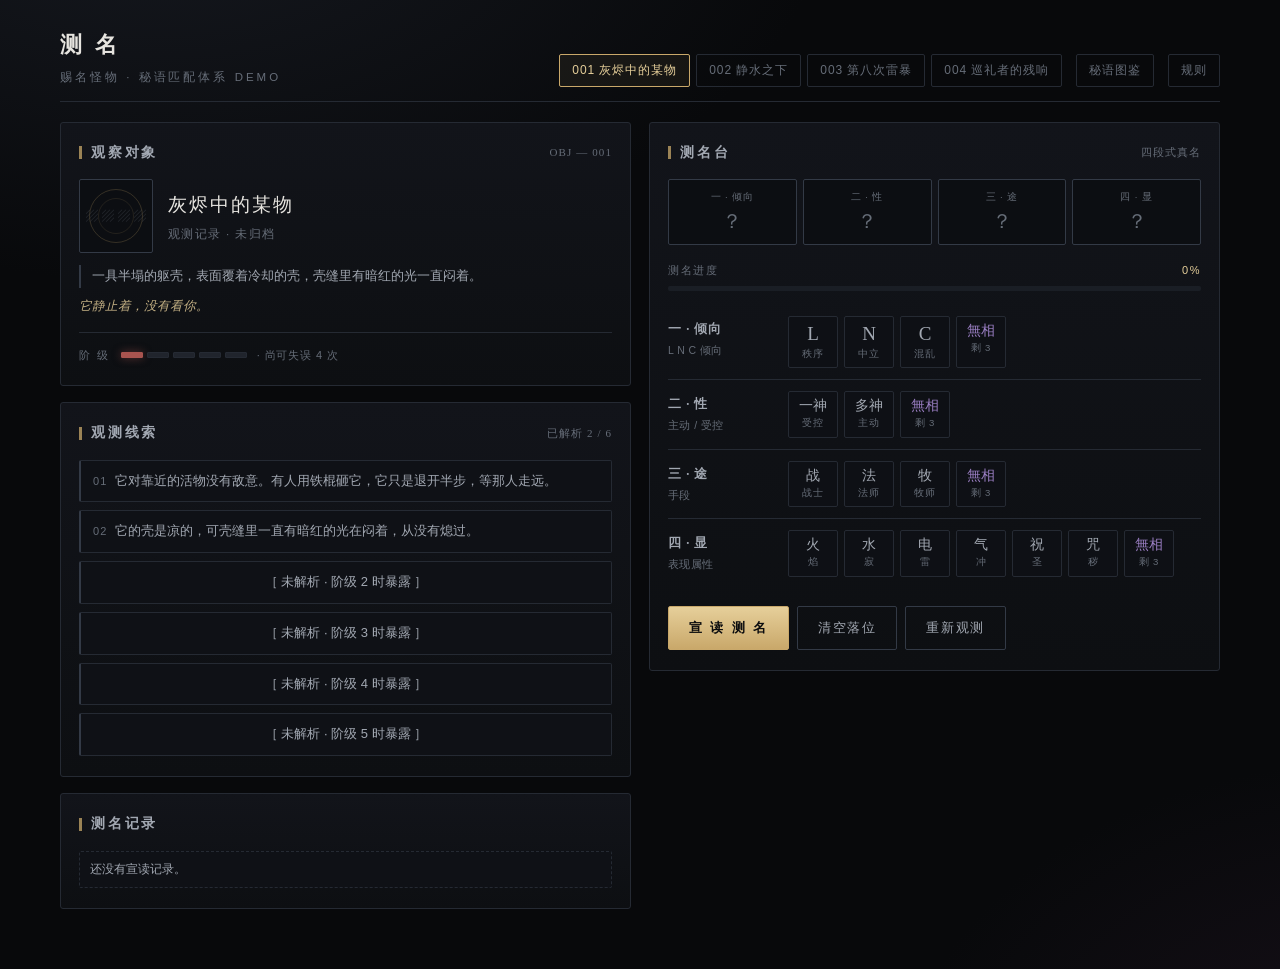
<file: docs/assets/naming-demo.html>
<!DOCTYPE html>
<html lang="zh-CN">
<head>
<meta charset="utf-8">
<meta name="viewport" content="width=device-width,initial-scale=1">
<title>测名 · 赐名怪物秘语体系 Demo</title>
<style>
:root{
  --bg:#08090b;
  --panel:#12141a;
  --panel2:#171a21;
  --line:#252a33;
  --line2:#333a46;
  --ink:#e6e4df;
  --ink2:#a2a8b2;
  --ink3:#666d78;
  --gold:#c9a86a;
  --gold2:#e6cf9a;
  --law:#7ea6c8;
  --chaos:#a8544f;
  --ok:#7fae7a;
  --bad:#c05a52;
  --wild:#9b7fc4;
  --serif:"Songti SC","Noto Serif SC","Source Han Serif SC","SimSun",serif;
}
*{box-sizing:border-box;margin:0;padding:0}
html,body{min-height:100%}
body{
  background:
    radial-gradient(1100px 640px at 12% -12%, #161920 0%, rgba(0,0,0,0) 62%),
    radial-gradient(820px 560px at 108% 112%, #171019 0%, rgba(0,0,0,0) 58%),
    var(--bg);
  color:var(--ink);
  font-family:"Microsoft YaHei","PingFang SC","Hiragino Sans GB",sans-serif;
  font-size:14px;line-height:1.75;
  -webkit-font-smoothing:antialiased;
}
.wrap{max-width:1200px;margin:0 auto;padding:26px 20px 60px}

/* ---------- top ---------- */
.top{display:flex;align-items:flex-end;gap:14px;flex-wrap:wrap;border-bottom:1px solid var(--line);padding-bottom:14px;margin-bottom:20px}
.brand h1{font-family:var(--serif);font-size:22px;font-weight:600;letter-spacing:.16em;color:var(--ink)}
.brand p{font-size:11.5px;color:var(--ink3);letter-spacing:.26em;margin-top:2px}
.spacer{flex:1}
.tabs{display:flex;gap:6px;flex-wrap:wrap}
.tab{background:transparent;border:1px solid var(--line);color:var(--ink3);font:inherit;font-size:12px;
  padding:5px 12px;border-radius:2px;cursor:pointer;letter-spacing:.08em;transition:.16s}
.tab:hover{border-color:var(--line2);color:var(--ink2)}
.tab.on{border-color:var(--gold);color:var(--gold2);background:rgba(201,168,106,.07)}
.tab.done{border-color:var(--ok);color:var(--ok)}

/* ---------- layout ---------- */
.grid{display:grid;grid-template-columns:1fr 1fr;gap:18px;align-items:start}
@media (max-width:980px){.grid{grid-template-columns:1fr}}

.card{background:linear-gradient(180deg,var(--panel) 0%,#0d0f12 100%);
  border:1px solid var(--line);border-radius:3px;padding:18px 18px 20px;position:relative}
.card+.card{margin-top:16px}
.card h2{font-family:var(--serif);font-size:14px;font-weight:600;letter-spacing:.2em;color:var(--ink2);
  display:flex;align-items:center;gap:9px;margin-bottom:14px}
.card h2:before{content:"";width:3px;height:13px;background:var(--gold);opacity:.75;display:block}
.card h2 .tail{margin-left:auto;font-family:inherit;font-size:11px;letter-spacing:.1em;color:var(--ink3);font-weight:400}

/* ---------- monster ---------- */
.mhead{display:flex;gap:15px;align-items:center;margin-bottom:12px}
.sigil{width:74px;height:74px;flex:0 0 74px;border:1px solid var(--line2);border-radius:2px;
  display:flex;align-items:center;justify-content:center;background:#0c0e12;position:relative;overflow:hidden}
.sigil .ring{position:absolute;inset:9px;border:1px solid rgba(201,168,106,.22);border-radius:50%}
.sigil .ring.b{inset:18px;border-color:rgba(201,168,106,.12)}
.sigil .marks{position:relative;display:flex;gap:4px;font-family:var(--serif);font-size:15px;color:var(--gold2)}
.sigil .marks i{font-style:normal;opacity:.88}
.sigil .marks .blank{color:var(--ink3);opacity:.45;font-size:12px}
.mname{font-family:var(--serif);font-size:19px;letter-spacing:.1em}
.mmeta{font-size:11.5px;color:var(--ink3);letter-spacing:.12em;margin-top:3px}
.mdesc{font-size:13px;color:var(--ink2);border-left:2px solid var(--line2);padding-left:11px;margin:10px 0 4px}
.mstate{font-size:12.5px;color:var(--gold2);opacity:.85;margin-top:8px;font-style:italic}

.rankrow{display:flex;align-items:center;gap:10px;margin-top:14px;padding-top:13px;border-top:1px solid var(--line)}
.rankrow>span{font-size:11px;letter-spacing:.2em;color:var(--ink3)}
.rank{display:flex;gap:4px}
.rank i{width:22px;height:6px;background:#20242c;border:1px solid var(--line);display:block;border-radius:1px}
.rank i.on{background:var(--chaos);border-color:var(--chaos);box-shadow:0 0 8px rgba(168,84,79,.5)}

.clues{list-style:none;display:flex;flex-direction:column;gap:8px}
.clues li{font-size:13px;color:var(--ink2);background:#0f1116;border:1px solid var(--line);
  border-left:2px solid var(--line2);padding:9px 12px;border-radius:2px}
.clues li.new{border-left-color:var(--gold);animation:fadein .5s ease}
.clues li b{color:var(--ink3);font-weight:400;font-size:11px;margin-right:8px;letter-spacing:.1em}
@keyframes fadein{from{opacity:0;transform:translateY(-4px)}to{opacity:1;transform:none}}
.hint-locked{font-size:12px;color:var(--ink3);text-align:center;padding:9px;border:1px dashed var(--line);border-radius:2px;list-style:none}

/* ---------- desk ---------- */
.compose{display:flex;align-items:stretch;gap:6px;margin-bottom:6px}
.cslot{flex:1;min-width:0;border:1px solid var(--line2);background:#0c0e12;border-radius:2px;
  padding:9px 3px;text-align:center;position:relative;transition:.18s}
.cslot .k{font-size:9.5px;letter-spacing:.1em;color:var(--ink3);display:block}
.cslot .v{font-family:var(--serif);font-size:20px;color:var(--ink3);display:block;line-height:1.35;margin-top:2px}
.cslot .v.g2{font-size:15px}
.cslot.filled .v{color:var(--ink)}
.cslot.ok{border-color:var(--ok);background:rgba(127,174,122,.07)}
.cslot.ok .v{color:var(--ok)}
.cslot.wild .v{color:var(--wild)}
.cslot.bad{border-color:var(--bad);background:rgba(192,90,82,.07)}
.cslot.bad .v{color:var(--bad)}
.cslot small{position:absolute;top:-8px;right:4px;font-size:9px;letter-spacing:.06em;color:var(--ok);background:#0d0f12;padding:0 3px}

.progwrap{margin:16px 0 4px}
.progtop{display:flex;justify-content:space-between;font-size:11px;letter-spacing:.14em;color:var(--ink3);margin-bottom:6px}
.progtop b{color:var(--gold2);font-weight:400}
.bar{height:5px;background:#1a1e25;border-radius:2px;overflow:hidden}
.bar span{display:block;height:100%;width:0;background:linear-gradient(90deg,#8a7040,var(--gold2));transition:width .45s ease}

.prow{display:flex;gap:12px;align-items:flex-start;padding:11px 0;border-top:1px solid var(--line)}
.prow:first-of-type{border-top:none}
.plabel{flex:0 0 108px;padding-top:3px}
.plabel b{display:block;font-family:var(--serif);font-size:12.5px;font-weight:600;color:var(--ink2);letter-spacing:.08em}
.plabel span{display:block;font-size:10.5px;color:var(--ink3);letter-spacing:.04em}
.chips{display:flex;flex-wrap:wrap;gap:6px;flex:1}
.chip{background:#0e1015;border:1px solid var(--line);border-radius:2px;cursor:pointer;font:inherit;
  padding:6px 10px 5px;display:flex;flex-direction:column;align-items:center;min-width:50px;transition:.15s}
.chip .g{font-family:var(--serif);font-size:19px;color:var(--ink2);line-height:1.2}
.chip .g.g2{font-size:14px}
.chip .s{font-size:9.5px;color:var(--ink3);letter-spacing:.08em}
.chip:hover{border-color:var(--line2);background:#141720}
.chip.on{border-color:var(--gold);background:rgba(201,168,106,.1)}
.chip.on .g{color:var(--gold2)}
.chip.wild .g{color:var(--wild)}
.chip.wild.on{border-color:var(--wild);background:rgba(155,127,196,.1)}
.chip.dis{opacity:.32;cursor:not-allowed}
.prow.locked{opacity:.62}
.prow.locked .chips{pointer-events:none}
.prow.locked .chip.on{border-color:var(--ok);background:rgba(127,174,122,.1)}
.prow.locked .chip.on .g{color:var(--ok)}

.acts{display:flex;gap:8px;margin-top:18px;flex-wrap:wrap}
.btn{font:inherit;font-size:13px;letter-spacing:.12em;padding:10px 20px;border-radius:2px;cursor:pointer;
  border:1px solid var(--line2);background:transparent;color:var(--ink2);transition:.16s}
.btn:hover{border-color:var(--ink3);color:var(--ink)}
.btn.primary{border-color:var(--gold);color:#0b0c0e;background:linear-gradient(180deg,var(--gold2),var(--gold));
  font-weight:600;letter-spacing:.18em}
.btn.primary:hover{box-shadow:0 0 18px rgba(201,168,106,.3);color:#000}
.btn:disabled{opacity:.35;cursor:not-allowed;box-shadow:none}
.btn.sm{padding:6px 13px;font-size:12px;letter-spacing:.08em}

.loglist{list-style:none;display:flex;flex-direction:column;gap:7px;max-height:240px;overflow:auto}
.loglist li{display:flex;align-items:center;gap:9px;font-size:12px;color:var(--ink2);
  background:#0f1116;border:1px solid var(--line);padding:7px 10px;border-radius:2px}
.loglist li .no{color:var(--ink3);font-size:10.5px;letter-spacing:.06em;flex:0 0 44px}
.loglist li .cells{display:flex;gap:5px;flex-wrap:wrap}
.loglist li .cells b{font-family:var(--serif);font-weight:400;font-size:12.5px;padding:1px 6px;border:1px solid var(--line2);border-radius:2px;color:var(--ink2)}
.loglist li .cells b.ok{border-color:var(--ok);color:var(--ok)}
.loglist li .cells b.bad{border-color:var(--bad);color:var(--bad)}
.loglist li .cells b.wild{border-color:var(--wild);color:var(--wild)}
.loglist li .tag{margin-left:auto;font-size:10.5px;letter-spacing:.06em;color:var(--ink3)}
.emptyli{font-size:12px;color:var(--ink3);text-align:center;padding:14px;border-style:dashed!important}

.rev .line{font-size:14.5px;font-family:var(--serif);line-height:2.1;color:var(--ink2);
  padding:11px 14px;border:1px solid var(--line);border-left:2px solid var(--line2);background:#0f1116;
  border-radius:2px;margin-bottom:9px}
.rev .line em{font-style:normal;color:var(--gold2);border-bottom:1px dashed rgba(201,168,106,.5);padding:0 2px}
.rev .line .sn{font-size:10.5px;color:var(--ink3);letter-spacing:.14em;margin-right:9px;font-family:"Microsoft YaHei",sans-serif}

.anchors{display:grid;grid-template-columns:1fr 1fr;gap:9px}
.anchor-btn{font-family:var(--serif);font-size:17px;letter-spacing:.16em;padding:15px 8px;border-radius:2px;
  border:1px solid var(--line2);background:#0e1015;color:var(--ink2);cursor:pointer;transition:.16s}
.anchor-btn:hover{border-color:var(--gold);color:var(--gold2);background:rgba(201,168,106,.07)}
.anchor-btn.gone{opacity:.22;text-decoration:line-through;cursor:not-allowed}
.anchor-note{font-size:12px;color:var(--ink3);margin-top:12px;line-height:1.7}

.ov{position:fixed;inset:0;background:rgba(4,5,7,.86);backdrop-filter:blur(4px);z-index:60;
  display:none;align-items:center;justify-content:center;padding:22px}
.ov.on{display:flex}
.modal{background:linear-gradient(180deg,#14171e,#0d0f13);border:1px solid var(--line2);border-radius:3px;
  max-width:780px;width:100%;max-height:86vh;overflow:auto;padding:26px 26px 28px;position:relative}
.modal h3{font-family:var(--serif);font-size:17px;letter-spacing:.16em;font-weight:600;margin-bottom:4px}
.modal .sub{font-size:11px;letter-spacing:.2em;color:var(--ink3);margin-bottom:16px}
.modal .close{position:absolute;top:14px;right:16px;background:none;border:1px solid var(--line);
  color:var(--ink3);font:inherit;font-size:12px;padding:3px 10px;border-radius:2px;cursor:pointer}
.modal .close:hover{color:var(--ink);border-color:var(--line2)}
.sec{margin-top:18px}
.sec h4{font-size:12.5px;letter-spacing:.16em;color:var(--gold);font-weight:600;margin-bottom:9px;font-family:var(--serif)}
.sec p{font-size:13px;color:var(--ink2);margin-bottom:7px}
.sec ol,.sec ul{margin-left:18px;font-size:13px;color:var(--ink2)}
.sec li{margin-bottom:5px}
table.cx{width:100%;border-collapse:collapse;font-size:12.5px}
table.cx th,table.cx td{border:1px solid var(--line);padding:7px 10px;text-align:left;color:var(--ink2);vertical-align:top}
table.cx th{background:#171a21;color:var(--ink3);font-weight:400;letter-spacing:.1em;font-size:11px}
table.cx td b{font-family:var(--serif);font-size:15px;color:var(--gold2);font-weight:400;margin-right:8px}
table.cx tr.g2 td b{color:var(--ink);font-size:13.5px}

.endwrap{text-align:center;padding:6px 0 4px}
.endwrap .lab{font-size:11px;letter-spacing:.4em;color:var(--ink3)}
.endwrap .verdict{font-family:var(--serif);font-size:28px;letter-spacing:.26em;margin:12px 0 6px}
.endwrap.win .verdict{color:var(--gold2)}
.endwrap.lose .verdict{color:var(--chaos)}
.endwrap .truename{font-family:var(--serif);font-size:46px;letter-spacing:.3em;color:var(--gold2);
  margin:14px 0 6px;text-shadow:0 0 26px rgba(201,168,106,.35)}
.endwrap .seal{display:flex;gap:6px;justify-content:center;margin:14px 0 4px;flex-wrap:wrap}
.endwrap .seal b{font-family:var(--serif);font-size:15px;font-weight:400;color:var(--ink);border:1px solid var(--line2);padding:4px 12px;border-radius:2px}
.endwrap .txt{font-size:13px;color:var(--ink2);max-width:580px;margin:14px auto 0;text-align:left}
.endwrap .txt p{margin-bottom:8px;font-family:var(--serif);line-height:2}
.endwrap .acts{justify-content:center}
.toast{position:fixed;left:50%;bottom:34px;transform:translateX(-50%);background:#1b1f27;border:1px solid var(--line2);
  color:var(--ink2);font-size:12.5px;padding:9px 18px;border-radius:2px;opacity:0;transition:.25s;pointer-events:none;z-index:99}
.toast.on{opacity:1;bottom:44px}
</style>
</head>
<body>
<div class="wrap">

  <div class="top">
    <div class="brand">
      <h1>测 名</h1>
      <p>赐名怪物 · 秘语匹配体系 DEMO</p>
    </div>
    <div class="spacer"></div>
    <div class="tabs" id="tabs"></div>
    <button class="tab" id="btnCodex" type="button">秘语图鉴</button>
    <button class="tab" id="btnRules" type="button">规则</button>
  </div>

  <div class="grid">

    <!-- ============ 左：怪物档案 ============ -->
    <div>
      <div class="card">
        <h2>观察对象<span class="tail" id="objId">OBJ — 001</span></h2>
        <div class="mhead">
          <div class="sigil">
            <span class="ring"></span><span class="ring b"></span>
            <span class="marks" id="sigil"></span>
          </div>
          <div>
            <div class="mname" id="mName">未命之物</div>
            <div class="mmeta" id="mMeta">观测记录 · 未归档</div>
          </div>
        </div>
        <div class="mdesc" id="mDesc"></div>
        <div class="mstate" id="mState"></div>
        <div class="rankrow">
          <span>阶 级</span>
          <div class="rank" id="rank"><i></i><i></i><i></i><i></i><i></i></div>
          <span id="rankTxt" style="letter-spacing:.08em"></span>
        </div>
      </div>

      <div class="card">
        <h2>观测线索<span class="tail" id="clueCount"></span></h2>
        <ul class="clues" id="clues"></ul>
      </div>

      <div class="card" id="revCard" style="display:none">
        <h2>四段式真名 · 揭秘<span class="tail">四句 · 其中一句揭示赐名</span></h2>
        <div class="rev" id="rev"></div>
      </div>

      <div class="card">
        <h2>测名记录<span class="tail" id="logCount"></span></h2>
        <ul class="loglist" id="log"></ul>
      </div>
    </div>

    <!-- ============ 右：测名台 ============ -->
    <div>
      <div class="card">
        <h2>测名台<span class="tail">四段式真名</span></h2>
        <div class="compose" id="compose"></div>

        <div class="progwrap">
          <div class="progtop"><span>测名进度</span><span><b id="progTxt">0%</b></span></div>
          <div class="bar"><span id="progBar"></span></div>
        </div>

        <div id="pools" style="margin-top:14px"></div>

        <div class="acts" id="acts">
          <button class="btn primary" id="btnRecite" type="button">宣 读 测 名</button>
          <button class="btn" id="btnClear" type="button">清空落位</button>
          <button class="btn" id="btnReset" type="button">重新观测</button>
        </div>
      </div>

      <div class="card" id="anchorCard" style="display:none">
        <h2>锚定赐名<span class="tail">四个词里只有一个真名</span></h2>
        <div class="anchors" id="anchors"></div>
        <div class="anchor-note">
          四段秘语已锁死，四句也读到了。但真名只有一个——
          它出现在<strong style="color:#e6cf9a;font-weight:400">被「宣告」出来的那一句</strong>里：那句会说出别人怎么称呼它。
        </div>
      </div>
    </div>

  </div>
</div>

<div class="ov" id="ov"><div class="modal" id="modal"></div></div>
<div class="toast" id="toast"></div>

<script>
/* ============================================================
   秘语体系数据（照表格：14 秘语 / 4 组）
   ============================================================ */
var GROUP_ORDER = ['a', 'b', 'c', 'd'];
var GLABEL = { a:'一 · 倾向', b:'二 · 性', c:'三 · 途', d:'四 · 显' };
var GDESC = { a:'L N C 倾向', b:'主动 / 受控', c:'手段', d:'表现属性' };

var SECRETS = {
  a: [
    { v:'L', s:'秩序', d:'即 LAW。该秘语表达概念为对他者友善。' },
    { v:'N', s:'中立', d:'即 NEUTRAL。该秘语表达概念为无视或忽视。' },
    { v:'C', s:'混乱', d:'即 CHAOS。该秘语表达概念为对他者恶意。' }
  ],
  b: [
    { v:'一神', s:'受控', d:'一神教倾向。无主动性，被他者控制或驱使。' },
    { v:'多神', s:'主动', d:'多神论倾向。存在主动性，为了存活主动进行抉择。' }
  ],
  c: [
    { v:'战', s:'战士', d:'高防御性能、物理战斗方式等符合战士刻板印象的能力表现。' },
    { v:'法', s:'法师', d:'操控能量、高智能等符合法师刻板印象的能力表现。' },
    { v:'牧', s:'牧师', d:'治愈、圣化等符合牧师刻板印象的能力表现。' }
  ],
  d: [
    { v:'火', s:'焰', d:'以火焰、热能、辐射等方式体现力量。' },
    { v:'水', s:'寂', d:'以类似冰或死寂的方式体现力量。' },
    { v:'电', s:'雷', d:'以类似雷电的方式体现力量。' },
    { v:'气', s:'冲', d:'以冲击、塑形等方式体现力量。' },
    { v:'祝', s:'圣', d:'以神圣化、正能量方式体现力量。' },
    { v:'咒', s:'秽', d:'以怨咒、劣化等负能量方式体现力量。' }
  ]
};

var WILD = '無相';
var WILD_LIMIT = 3;
var MAX_MISTAKE = 5;

var RANK_STATE = [
  '它静止着，没有看你。',
  '它转过来了。它开始注意你。',
  '它的轮廓在不稳定地抖动——它正在重写自己。',
  '它发出低鸣。你知道它已经记住了你的声音。',
  '它正在向深处退去。再错一次，它就永远消失了。'
];

/* ---------------- 怪物（隐藏答案 + 四段式真名） ---------------- */
var MONSTERS = [
  {
    id: '001',
    title: '灰烬中的某物',
    desc: '一具半塌的躯壳，表面覆着冷却的壳，壳缝里有暗红的光一直闷着。',
    ans: { a:'L', b:'多神', c:'牧', d:'火' },
    name: '守烬',
    clues: [
      '它对靠近的活物没有敌意。有人用铁棍砸它，它只是退开半步，等那人走远。',
      '它的壳是凉的，可壳缝里一直有暗红的光在闷着，从没有熄过。',
      '没有人召唤它。它出现的时辰，是它自己挑的。',
      '它把手按在伤口上，血止住了，断掉的骨头在里面接了回去。',
      '它经过的木头会炭化，石头会开裂；可它一碰到水就剧烈收缩，像是被烫到。',
      '它从不猎食。它只是等——等有人受伤，然后走过去。'
    ],
    lines: [
      { text:'它没有扑过来。它站在灰幕后面，只是把那团火压低了半寸，像是怕烫到你。', anchor:'灰幕' },
      { text:'它本可以熄掉——熄灭对它而言不过一次呼吸。但它选了不息，继续烧着。', anchor:'不息' },
      { text:'伤口上覆了一层薄薄的焦痕，血止住了，痛也跟着止住了。', anchor:'焦痕' },
      { text:'它把手心拢起来。那不是取暖的姿势，那是在守烬，守着一点不肯熄的东西。', anchor:'守烬' }
    ]
  },
  {
    id: '002',
    title: '静水之下',
    desc: '一团比水更深的轮廓，边缘始终在溶解，看不出边界在哪里。',
    ans: { a:'C', b:'一神', c:'法', d:'水' },
    name: '沉钟',
    clues: [
      '它做事没有理由。它把船推离岸边，只为了看着船自己沉下去。',
      '它自己并不想动。更深的地方有东西牵着线，动的是那只手。',
      '它不用爪牙。它只是让水慢下来，让温度慢下来，让一切都慢下来。',
      '它经过的地方，声音先死。连雨落进那片水面都不出声。',
      '它做这些没有目的，只有兴味。',
      '它不进食，也不休息。它仿佛在等一个永远不会来的指令。'
    ],
    lines: [
      { text:'它做的事没有理由。它把船推向下游，只为了等一次落潮，好看着船自己沉下去。', anchor:'落潮' },
      { text:'它不为自己而动。更深的地方有东西牵着线，它只是那根牵线尽头的手。', anchor:'牵线' },
      { text:'它不用爪。它只是让水慢下来，让温度慢下来，让一切都遵守它的慢律。', anchor:'慢律' },
      { text:'它经过的地方，声音先死。人们后来把那片死寂叫作沉钟。', anchor:'沉钟' }
    ]
  },
  {
    id: '003',
    title: '第八次雷暴',
    desc: '一个过高的、被反复击穿的人形轮廓，正面的皮肉几乎没有一处是完整的。',
    ans: { a:'N', b:'多神', c:'战', d:'电' },
    name: '空膛',
    clues: [
      '它不恨你，也不爱你。你站在它面前，和一块石头站在它面前没有分别。',
      '没有人召它来。这个时辰，是它自己挑的。',
      '它不躲。它迎着刃走，把身体当盾，把每一道伤都记下。',
      '它抬手时云先亮。那道白光走过的地方，铁器会自己烫起来。',
      '它不追击。你让开路，它就走，连头也不回。',
      '它身上几十道旧伤，全部开在正面。'
    ],
    lines: [
      { text:'它不恨你，也不爱你。你和一块石头没有分别，它照旧往前走。', anchor:'照旧' },
      { text:'没有人召它来。这个时辰，是它自己挑的。', anchor:'时辰' },
      { text:'它不躲。它迎着刃走，把身体当盾，把每一道伤都记成旧账。', anchor:'旧账' },
      { text:'它抬手时云先亮，铁器就自己烫了起来——人们管它叫空膛，扣下去时里面什么都没有。', anchor:'空膛' }
    ]
  },
  {
    id: '004',
    title: '巡礼者的残响',
    desc: '一具始终朝着同一个方向跪行的躯壳，掌心有磨不掉的温白纹路。',
    ans: { a:'L', b:'一神', c:'战', d:'祝' },
    name: '遗祝',
    clues: [
      '它会跪下来替你按住伤口，哪怕那样会撑裂它自己已经开裂的壳。',
      '它不做自己的决定。它在等一个更高的声音，哪怕那声音一直没有来。',
      '它身上没有一块完整的皮，可每一道伤都开在正面——它从不转身。',
      '它抬手时掌心浮出一圈温白的纹路；被那纹路照过的东西会安静下来。',
      '它不阻拦任何人离开。你走，它只是站着看。',
      '它的躯壳没有名字，它把别人的名字刻在自己身上，一层盖着一层。'
    ],
    lines: [
      { text:'它跪下来替你按住伤口，自己的裂壳一层层剥落，它没有停。', anchor:'裂壳' },
      { text:'它不做自己的决定。它一直在等候一个更高的声音，哪怕那声音从没来过。', anchor:'等候' },
      { text:'它身上没有一块完整的皮，可每一道伤都开在正面。', anchor:'正面' },
      { text:'它没有名字。人们后来替它唱了一段悼词，那段词叫遗祝。', anchor:'遗祝' }
    ]
  }
];

/* ============================================================
   状态与工具
   ============================================================ */
var S = null;
var cleared = {};

function freshState(mi) {
  return {
    mi: mi,
    m: MONSTERS[mi],
    mistakes: 0,
    pick: { a:null, b:null, c:null, d:null },
    locked: { a:false, b:false, c:false, d:false },
    wildLeft: WILD_LIMIT,
    phase: 'test',
    last: null,
    log: [],
    revealed: false,
    anchorGone: []
  };
}

function $(id) { return document.getElementById(id); }
function esc(str) {
  return String(str).replace(/&/g, '&amp;').replace(/</g, '&lt;').replace(/>/g, '&gt;');
}
function isG2(v) { return (v === 'L' || v === 'N' || v === 'C') ? '' : ' g2'; }
function lockedCount() {
  var n = 0;
  for (var i = 0; i < GROUP_ORDER.length; i++) if (S.locked[GROUP_ORDER[i]]) n++;
  return n;
}

var toastTimer = null;
function toast(msg) {
  var t = $('toast');
  t.textContent = msg;
  t.className = 'toast on';
  if (toastTimer) clearTimeout(toastTimer);
  toastTimer = setTimeout(function () { t.className = 'toast'; }, 1700);
}

/* ============================================================
   渲染
   ============================================================ */
function renderTabs() {
  var h = '';
  for (var i = 0; i < MONSTERS.length; i++) {
    var cls = 'tab';
    if (i === S.mi) cls += ' on';
    if (cleared[i]) cls += ' done';
    h += '<button type="button" class="' + cls + '" data-mi="' + i + '">'
       + MONSTERS[i].id + ' ' + esc(MONSTERS[i].title) + '</button>';
  }
  $('tabs').innerHTML = h;
}

function renderMonster() {
  var m = S.m;
  $('objId').textContent = 'OBJ — ' + m.id;
  $('mName').textContent = m.title;
  $('mMeta').textContent = '观测记录 · ' + (cleared[S.mi] ? '已归档 · 赐名成立' : '未归档');
  $('mDesc').textContent = m.desc;

  var rankIdx = Math.min(S.mistakes, MAX_MISTAKE - 1);
  if (S.phase === 'anchor') $('mState').textContent = '四段秘语已锁死。它在等你说出那个名字。';
  else if (S.phase === 'done') $('mState').textContent = '';
  else $('mState').textContent = RANK_STATE[rankIdx];

  var rh = '';
  var filled = Math.min(S.mistakes + 1, MAX_MISTAKE);
  for (var i = 0; i < MAX_MISTAKE; i++) {
    rh += '<i class="' + (i < filled ? 'on' : '') + '"></i>';
  }
  $('rank').innerHTML = rh;

  var rt = $('rankTxt');
  if (S.phase !== 'test') rt.textContent = '';
  else if (S.mistakes === 0) rt.textContent = '· 尚可失误 ' + (MAX_MISTAKE - 1) + ' 次';
  else rt.textContent = '· 再失误 ' + (MAX_MISTAKE - S.mistakes - 1) + ' 次即脱锚';

  if (S.revealed) {
    $('sigil').innerHTML = '<i>' + m.ans.a + '</i><i>' + m.ans.b + '</i><i>' + m.ans.c + '</i><i>' + m.ans.d + '</i>';
  } else {
    $('sigil').innerHTML = '<span class="blank">▨</span><span class="blank">▨</span><span class="blank">▨</span><span class="blank">▨</span>';
  }
}

function renderClues() {
  var total = S.m.clues.length;
  var show = Math.min(2 + S.mistakes, total);
  var h = '';
  for (var i = 0; i < total; i++) {
    if (i >= show) {
      h += '<li class="hint-locked">［ 未解析 · 阶级 ' + i + ' 时暴露 ］</li>';
      continue;
    }
    var isNew = (i === show - 1 && S.mistakes > 0 && S.phase === 'test');
    h += '<li class="' + (isNew ? 'new' : '') + '"><b>0' + (i + 1) + '</b>' + esc(S.m.clues[i]) + '</li>';
  }
  $('clues').innerHTML = h;
  $('clueCount').textContent = '已解析 ' + show + ' / ' + total;
}

function renderCompose() {
  var h = '';
  for (var i = 0; i < GROUP_ORDER.length; i++) {
    var g = GROUP_ORDER[i];
    var v = S.locked[g] ? S.m.ans[g] : S.pick[g];
    var cls = '';
    if (S.locked[g]) cls = ' ok';
    else if (v === WILD) cls = ' filled wild';
    else if (v) cls = ' filled';
    if (!S.locked[g] && S.last && S.last[g] === 'bad') cls += ' bad';
    var mark = S.locked[g] ? '<small>已锚定</small>' : '';
    h += '<div class="cslot' + cls + '">' + mark
       + '<span class="k">' + GLABEL[g] + '</span>'
       + '<span class="v' + (v ? isG2(v) : '') + '">' + (v ? esc(v) : '？') + '</span></div>';
  }
  $('compose').innerHTML = h;

  var pct = Math.round(lockedCount() / 4 * 100);
  $('progBar').style.width = pct + '%';
  $('progTxt').textContent = pct + '%';
}

function renderPools() {
  var h = '';
  for (var i = 0; i < GROUP_ORDER.length; i++) {
    var g = GROUP_ORDER[i];
    var list = SECRETS[g];
    var locked = S.locked[g];
    h += '<div class="prow' + (locked ? ' locked' : '') + '" data-slot="' + g + '">';
    h += '<div class="plabel"><b>' + GLABEL[g] + '</b><span>' + GDESC[g] + '</span></div>';
    h += '<div class="chips">';
    for (var j = 0; j < list.length; j++) {
      var it = list[j];
      var on = (S.pick[g] === it.v) ? ' on' : '';
      h += '<button type="button" class="chip' + on + '" data-slot="' + g + '" data-val="' + esc(it.v) + '">'
         + '<span class="g' + isG2(it.v) + '">' + esc(it.v) + '</span>'
         + '<span class="s">' + esc(it.s) + '</span></button>';
    }
    var won = (S.pick[g] === WILD) ? ' on' : '';
    var wdis = (S.wildLeft <= 0) ? ' dis' : '';
    h += '<button type="button" class="chip wild' + won + wdis + '" data-slot="' + g + '" data-val="' + WILD + '">'
       + '<span class="g g2">無相</span><span class="s">剩 ' + S.wildLeft + '</span></button>';
    h += '</div></div>';
  }
  $('pools').innerHTML = h;
}

function renderLog() {
  if (S.log.length === 0) {
    $('log').innerHTML = '<li class="emptyli">还没有宣读记录。</li>';
    $('logCount').textContent = '';
    return;
  }
  var h = '';
  for (var i = 0; i < S.log.length; i++) {
    var e = S.log[i];
    h += '<li><span class="no">第 ' + (S.log.length - i) + ' 次</span><span class="cells">';
    for (var j = 0; j < GROUP_ORDER.length; j++) {
      var g = GROUP_ORDER[j];
      var st = e.res[g];
      var suf = (st === 'ok') ? ' ✓' : (st === 'bad' ? ' ✕' : ' ~');
      h += '<b class="' + st + '">' + esc(e.pick[g]) + suf + '</b>';
    }
    h += '</span><span class="tag">' + (e.mistake ? '秘语不匹配' : '秘语全部匹配') + '</span></li>';
  }
  $('log').innerHTML = h;
  $('logCount').textContent = '共 ' + S.log.length + ' 次';
}

function renderReveal() {
  if (!S.revealed) { $('revCard').style.display = 'none'; return; }
  $('revCard').style.display = '';
  var h = '';
  for (var i = 0; i < S.m.lines.length; i++) {
    var ln = S.m.lines[i];
    var t = esc(ln.text).split(esc(ln.anchor)).join('<em>' + esc(ln.anchor) + '</em>');
    h += '<div class="line"><span class="sn">第 ' + (i + 1) + ' 句</span>' + t + '</div>';
  }
  $('rev').innerHTML = h;
}

function renderAnchors() {
  if (S.phase !== 'anchor') { $('anchorCard').style.display = 'none'; return; }
  $('anchorCard').style.display = '';
  var h = '';
  for (var i = 0; i < S.m.lines.length; i++) {
    var w = S.m.lines[i].anchor;
    var gone = false;
    for (var j = 0; j < S.anchorGone.length; j++) if (S.anchorGone[j] === w) gone = true;
    h += '<button type="button" class="anchor-btn' + (gone ? ' gone' : '') + '" data-w="' + esc(w) + '">' + esc(w) + '</button>';
  }
  $('anchors').innerHTML = h;
}

function renderActs() {
  var btn = $('btnRecite');
  if (S.phase !== 'test') {
    btn.disabled = true;
    btn.textContent = '秘 语 已 锁 死';
    return;
  }
  btn.disabled = false;
  btn.textContent = '宣 读 测 名';
}

function renderAll() {
  renderTabs(); renderMonster(); renderClues(); renderCompose();
  renderPools(); renderLog(); renderReveal(); renderAnchors(); renderActs();
}

/* ============================================================
   核心流程
   ============================================================ */
function startMonster(mi) {
  S = freshState(mi);
  renderAll();
}

function onPoolClick(ev) {
  if (S.phase !== 'test') return;
  var el = ev.target;
  while (el && el !== document.body && !el.getAttribute('data-val')) el = el.parentNode;
  if (!el || el === document.body) return;
  var g = el.getAttribute('data-slot');
  var v = el.getAttribute('data-val');
  if (!g || !v) return;
  if (S.locked[g]) return;
  if (v === WILD && S.wildLeft <= 0) { toast('無相已经用尽了。'); return; }
  S.pick[g] = (S.pick[g] === v) ? null : v;
  S.last = null;
  renderPools(); renderCompose();
}

function doRecite() {
  if (S.phase !== 'test') return;
  for (var i = 0; i < GROUP_ORDER.length; i++) {
    var g = GROUP_ORDER[i];
    if (!S.pick[g]) { toast('还有秘语没有落位。'); return; }
  }

  var res = {};
  var mistake = false;
  var usedWild = false;
  var newlyLocked = 0;

  for (var j = 0; j < GROUP_ORDER.length; j++) {
    var g2 = GROUP_ORDER[j];
    var v = S.pick[g2];
    if (v === WILD) { res[g2] = 'wild'; usedWild = true; }
    else if (v === S.m.ans[g2]) { res[g2] = 'ok'; S.locked[g2] = true; newlyLocked++; }
    else { res[g2] = 'bad'; mistake = true; }
  }

  if (usedWild) S.wildLeft = Math.max(0, S.wildLeft - 1);

  S.last = res;
  S.log.unshift({ res: res, pick: { a:S.pick.a, b:S.pick.b, c:S.pick.c, d:S.pick.d }, mistake: mistake });

  if (mistake) S.mistakes++;

  if (lockedCount() === 4) {
    S.phase = 'anchor';
    S.revealed = true;
    renderAll();
    toast('四段秘语全部匹配 · 测名进度 100%');
    return;
  }

  if (S.mistakes >= MAX_MISTAKE) {
    S.phase = 'done';
    renderAll();
    showEnd(false);
    return;
  }

  renderAll();
  if (mistake) toast('秘语不匹配 · 它升到了 ' + (S.mistakes + 1) + ' 阶');
  else if (newlyLocked > 0) toast('有秘语落对了 · 已锚定');
}

function clearPicks() {
  if (S.phase !== 'test') return;
  S.pick = { a:null, b:null, c:null, d:null };
  S.last = null;
  for (var i = 0; i < GROUP_ORDER.length; i++) {
    if (!S.locked[GROUP_ORDER[i]]) S.pick[GROUP_ORDER[i]] = null;
  }
  renderPools(); renderCompose();
}

function doAnchor(w) {
  if (S.phase !== 'anchor') return;
  for (var k = 0; k < S.anchorGone.length; k++) if (S.anchorGone[k] === w) return;
  if (w === S.m.name) {
    cleared[S.mi] = true;
    S.phase = 'done';
    renderAll();
    showEnd(true);
    return;
  }
  S.anchorGone.push(w);
  S.mistakes++;
  if (S.mistakes >= MAX_MISTAKE) {
    S.phase = 'done';
    renderAll();
    showEnd(false);
    return;
  }
  renderAll();
  toast('「' + w + '」不是它的名字 · 它把自己重新裹了起来');
}

/* ============================================================
   结算 / 弹层
   ============================================================ */
function openModal(html) {
  $('modal').innerHTML = '<button class="close" type="button" onclick="closeModal()">关闭</button>' + html;
  $('ov').classList.add('on');
}
function closeModal() { $('ov').classList.remove('on'); }

function showEnd(win) {
  var m = S.m;
  var h = '<div class="endwrap ' + (win ? 'win' : 'lose') + '">';
  h += '<div class="lab">OBJ — ' + m.id + '</div>';
  h += '<div class="verdict">' + (win ? '赐 名 成 立' : '脱 锚 逃 逸') + '</div>';

  if (win) {
    h += '<div class="truename">' + esc(m.name) + '</div>';
    h += '<div class="seal"><b>' + m.ans.a + '</b><b>' + m.ans.b + '</b><b>' + m.ans.c + '</b><b>' + m.ans.d + '</b></div>';
    h += '<div class="txt">';
    for (var i = 0; i < m.lines.length; i++) h += '<p>' + esc(m.lines[i].text) + '</p>';
    h += '</div>';
    h += '<div class="txt"><p style="color:#666d78;font-size:12px;font-family:inherit">'
       + '测名进度 100% · 四段秘语顺序无误 · 赐名已锚定。它从此有了名字。</p></div>';
  } else {
    h += '<div class="truename" style="color:#666d78;text-shadow:none">— ? —</div>';
    h += '<div class="txt"><p>它在你叫出它之前退回了深处。'
       + '正确的四段式真名是：</p>'
       + '<div class="seal" style="margin:6px 0 10px"><b>' + m.ans.a + '</b><b>' + m.ans.b + '</b><b>' + m.ans.c + '</b><b>' + m.ans.d + '</b><b style="color:#e6cf9a">' + esc(m.name) + '</b></div>';
    for (var k = 0; k < m.lines.length; k++) h += '<p>' + esc(m.lines[k].text) + '</p>';
    h += '</div>';
  }

  h += '<div class="acts" style="margin-top:20px">';
  h += '<button class="btn primary" type="button" onclick="closeModal();startMonster(' + ((S.mi + 1) % MONSTERS.length) + ')">观测下一只</button>';
  h += '<button class="btn" type="button" onclick="closeModal();startMonster(' + S.mi + ')">重新观测</button>';
  h += '<button class="btn" type="button" onclick="closeModal()">留在档案</button>';
  h += '</div></div>';
  openModal(h);
}

function showCodex() {
  var h = '<h3>秘 语 图 鉴</h3><div class="sub">14 秘语 · 四组 · 每组对应四段式真名的一位</div>';
  h += '<table class="cx"><tr><th style="width:110px">位</th><th style="width:150px">秘语</th><th>概念</th></tr>';
  for (var i = 0; i < GROUP_ORDER.length; i++) {
    var g = GROUP_ORDER[i];
    var list = SECRETS[g];
    for (var j = 0; j < list.length; j++) {
      h += '<tr' + (list[j].v.length > 1 ? ' class="g2"' : '') + '>';
      if (j === 0) h += '<td rowspan="' + list.length + '" style="color:#c9a86a">' + GLABEL[g] + '<br><span style="font-size:10.5px;color:#666d78">' + GDESC[g] + '</span></td>';
      h += '<td><b>' + esc(list[j].v) + '</b>' + esc(list[j].s) + '</td>';
      h += '<td>' + esc(list[j].d) + '</td></tr>';
    }
  }
  h += '</table>';
  h += '<div class="sec"><h4>组合空间</h4><p>'
     + '3（倾向）× 2（性）× 3（途）× 6（显）= <strong style="color:#e6cf9a;font-weight:400">108</strong> 组四段秘语；'
     + '再叠加一个真名，即为完整赐名。</p></div>';
  openModal(h);
}

function showRules() {
  var h = '<h3>规 则</h3><div class="sub">赐名四步 · 与 DEMO 的对应</div>';
  h += '<div class="sec"><h4>设计原案（来自表格）</h4>'
     + '<p>赐名具体步骤：<strong style="color:#e6cf9a;font-weight:400">观察对象 → 匹配秘语 → 揭秘获得四段式真名 → 锚定具体赐名</strong></p>'
     + '<p><b style="color:#a2a8b2">定义：</b>四段式真名由「四个秘语 + 真名」组成 —— ① LNC 倾向；② 主动还是受控；③ 偏向于哪种手段；④ 表现属性；⑤ 真名（赐名）。</p>'
     + '<p><b style="color:#a2a8b2">写作规范：</b>四段式真名书写时需有四段包含秘语要素的短句，并在其中一句揭示真名（赐名）。</p>'
     + '<p><b style="color:#a2a8b2">应用：</b>匹配秘语时，如果秘语正确（是四个秘语之一）会增加测名进度；只有全部秘语匹配并顺序正确，才会将测名进度推进至 100%。</p></div>';

  h += '<div class="sec"><h4>DEMO 里怎么玩</h4><ol>'
     + '<li><b>观察</b>：左侧线索逐条暴露。初始 2 条，每次失误 +1 条，最多 6 条。</li>'
     + '<li><b>匹配秘语</b>：在右侧四组里各选一个秘语，落入四段式真名的四位。</li>'
     + '<li><b>宣读测名</b>：逐位判定。<span style="color:#7fae7a">正确</span>的位会被锁死（不可再改），进度 +25%。</li>'
     + '<li><b>阶级</b>：任何一位错 → 阶级 +1。阶级 5 时再失误，它脱锚逃走，本局失败。</li>'
     + '<li><b>揭秘</b>：四位全部锁死 → 进度 100%，四段短句揭示。</li>'
     + '<li><b>锚定赐名</b>：四句里各有一个候选词，只有出现在「宣告句」里的那个才是真名。锚错同样计入阶级。</li>'
     + '</ol></div>';

  h += '<div class="sec"><h4>参考：Warframe 赤毒玄骸 / 安魂秘语</h4><ul>'
     + '<li><b>对应密码位</b>：安魂秘语的三个槽位 → 这里四段式真名的四位。</li>'
     + '<li><b>部分正确即涨进度</b>：安魂序列部分命中会给进度 → 这里锁死正确位并 +25%。</li>'
     + '<li><b>错误惩罚</b>：玄骸升级、变强 → 这里阶级上升、线索变多。</li>'
     + '<li><b>万能符 Oull</b>：→ 这里的「<span style="color:#9b7fc4">無相</span>」，可填任意一位、不判错，但也不锁位、不涨进度，共 3 次。</li>'
     + '<li><b>差异</b>：玄骸是逐步试出顺序；本体系四位分属四组、互不串位，真正的难点在「<b>观察</b>」与最后「<b>锚定真名</b>」。</li>'
     + '</ul></div>';
  openModal(h);
}

/* ============================================================
   绑定
   ============================================================ */
$('pools').addEventListener('click', onPoolClick);
$('tabs').addEventListener('click', function (ev) {
  var el = ev.target;
  while (el && el !== document.body && el.getAttribute('data-mi') === null) el = el.parentNode;
  if (!el || el === document.body) return;
  startMonster(parseInt(el.getAttribute('data-mi'), 10));
});
$('btnRecite').addEventListener('click', doRecite);
$('btnClear').addEventListener('click', clearPicks);
$('btnReset').addEventListener('click', function () { startMonster(S.mi); });
$('btnCodex').addEventListener('click', showCodex);
$('btnRules').addEventListener('click', showRules);
$('anchors').addEventListener('click', function (ev) {
  var el = ev.target;
  if (!el || !el.getAttribute || !el.getAttribute('data-w')) return;
  doAnchor(el.getAttribute('data-w'));
});
$('ov').addEventListener('click', function (ev) {
  if (ev.target === $('ov')) closeModal();
});

startMonster(0);
</script>
</body>
</html>
</file>
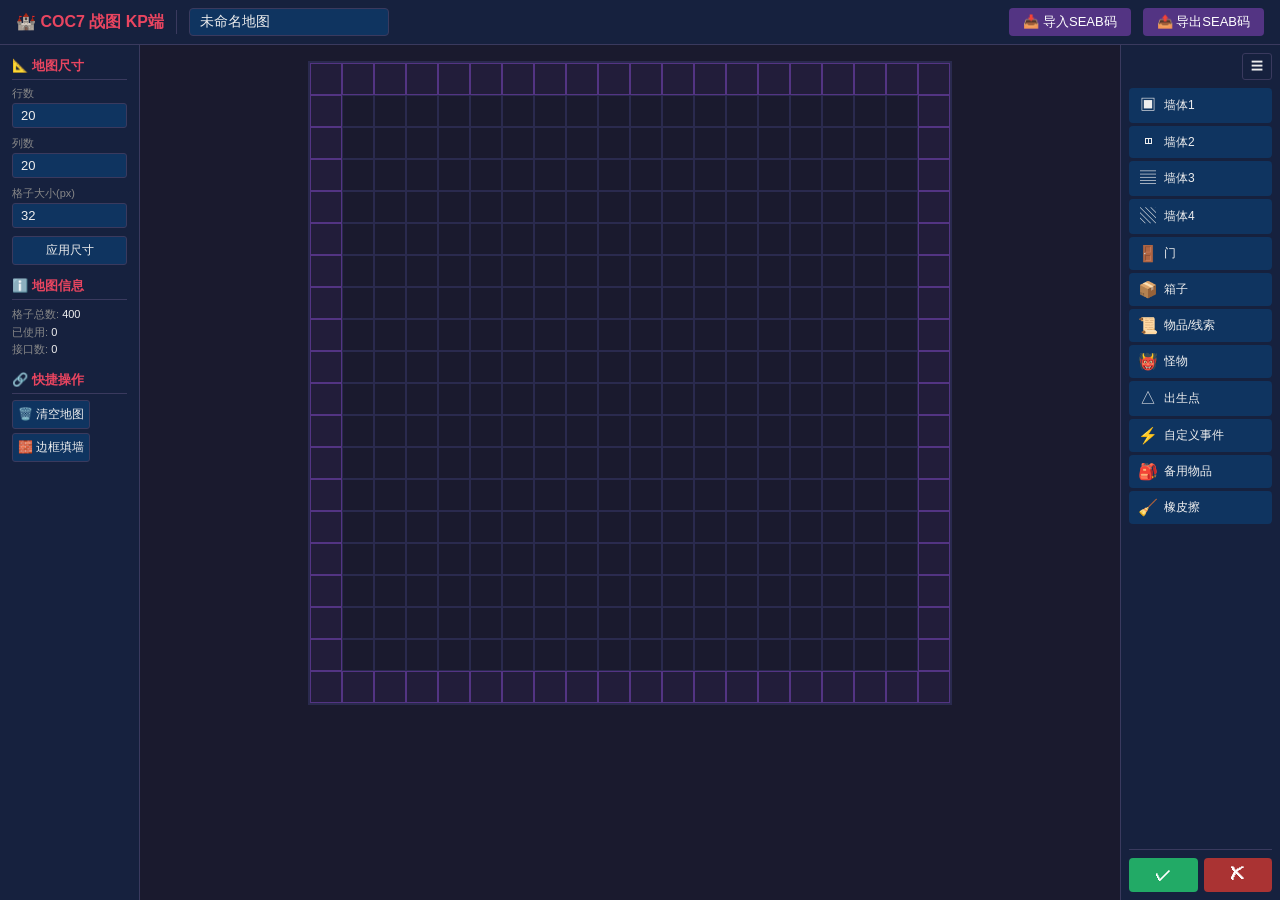
<file: docs/interactive/tools/COC7版战图工具-KP端.html>
<!DOCTYPE html>
<html lang="zh-CN">
<head>
<meta charset="UTF-8">
<meta name="viewport" content="width=device-width,initial-scale=1.0">
<title>COC7 战图工具 — KP端</title>
<style>
:root{--bg:#1a1a2e;--bg2:#16213e;--bg3:#0f3460;--accent:#e94560;--purple:#533483;--text:#eee;--muted:#888;--grid:#2a2a4e;--border:#3a3a5e;--cell:32px}
*{margin:0;padding:0;box-sizing:border-box}
body{background:var(--bg);color:var(--text);font-family:'Segoe UI','Microsoft YaHei',sans-serif;overflow:hidden;height:100vh;display:flex;flex-direction:column}

/* ===== 顶部栏 ===== */
#topBar{display:flex;align-items:center;gap:12px;padding:8px 16px;background:var(--bg2);border-bottom:1px solid var(--border);flex-shrink:0;z-index:10}
#topBar .logo{font-size:16px;font-weight:700;color:var(--accent);white-space:nowrap}
#mapNameInput{background:var(--bg3);border:1px solid var(--border);color:var(--text);padding:5px 10px;border-radius:4px;font-size:14px;width:200px}
#mapNameInput:focus{outline:none;border-color:var(--accent)}
.top-btn{background:var(--purple);color:#fff;border:none;padding:5px 14px;border-radius:4px;cursor:pointer;font-size:13px;white-space:nowrap;transition:background .2s}
.top-btn:hover{background:var(--accent)}
.top-sep{width:1px;height:24px;background:var(--border)}
#mapNameHint{color:var(--muted);font-size:12px}

/* ===== 主体布局 ===== */
#mainBody{display:flex;flex:1;overflow:hidden}

/* 左侧尺寸面板 */
#leftPanel{width:140px;background:var(--bg2);border-right:1px solid var(--border);padding:12px;flex-shrink:0;display:flex;flex-direction:column;gap:12px}
.panel-title{font-size:13px;color:var(--accent);font-weight:600;margin-bottom:6px;border-bottom:1px solid var(--border);padding-bottom:4px}
.size-group{display:flex;flex-direction:column;gap:8px}
.size-item{display:flex;flex-direction:column;gap:2px}
.size-item label{font-size:11px;color:var(--muted)}
.size-item input{background:var(--bg3);border:1px solid var(--border);color:var(--text);padding:4px 8px;border-radius:3px;font-size:13px;width:100%}
.size-item input:focus{outline:none;border-color:var(--accent)}
.size-btn{background:var(--bg3);color:var(--text);border:1px solid var(--border);padding:5px;border-radius:3px;cursor:pointer;font-size:12px;text-align:center;transition:all .2s}
.size-btn:hover{border-color:var(--accent);color:var(--accent)}
.map-info{font-size:11px;color:var(--muted);line-height:1.6}
.map-info span{color:var(--text)}

/* 中间网格区域 */
#gridContainer{flex:1;overflow:auto;padding:16px;display:flex;align-items:flex-start;justify-content:center}
#gridWrapper{position:relative;display:inline-block}
#gridView{display:grid;gap:0;border:2px solid var(--grid);background:var(--bg)}
.cell{width:var(--cell);height:var(--cell);border:1px solid var(--grid);position:relative;cursor:pointer;transition:background .1s}
.cell:hover{outline:2px solid var(--accent);outline-offset:-2px;z-index:2}
.cell.border-cell{background:rgba(83,52,131,0.15);border-color:var(--purple)}
.cell.border-cell:hover{outline-color:var(--purple)}
.cell.selected-preview{outline:2px solid #ff0;outline-offset:-2px}

/* 格子类型样式 */
.cell[data-type="wall1"]{background:#4a4a5e}
.cell[data-type="wall2"]{background:#5a5a6e;opacity:.85}
.cell[data-type="wall2"]::after{content:'';position:absolute;inset:30%;border:1px dashed #888}
.cell[data-type="wall3"]{background:#5e4a4a;position:relative}
.cell[data-type="wall3"]::after{content:'┃';position:absolute;inset:0;display:flex;align-items:center;justify-content:center;color:#888;font-size:18px}
.cell[data-type="wall4"]{background:rgba(60,100,60,.5);position:relative}
.cell[data-type="wall4"]::after{content:'╋';position:absolute;inset:0;display:flex;align-items:center;justify-content:center;color:rgba(100,160,100,.8);font-size:14px}
.cell[data-type="door"]{background:#6b4e2e;position:relative}
.cell[data-type="door"]::after{content:'🚪';position:absolute;inset:0;display:flex;align-items:center;justify-content:center;font-size:16px}
.cell[data-type="door"].open{background:rgba(107,78,46,.3)}
.cell[data-type="chest"]{background:#5e5020;position:relative}
.cell[data-type="chest"]::after{content:'📦';position:absolute;inset:0;display:flex;align-items:center;justify-content:center;font-size:16px}
.cell[data-type="item"]{background:rgba(30,80,130,.4);position:relative}
.cell[data-type="item"]::after{content:'📜';position:absolute;inset:0;display:flex;align-items:center;justify-content:center;font-size:16px}
.cell[data-type="monster"]{background:rgba(130,30,30,.4);position:relative}
.cell[data-type="monster"]::after{content:'👹';position:absolute;inset:0;display:flex;align-items:center;justify-content:center;font-size:16px}
.cell[data-type="spawn"]{background:rgba(30,130,60,.3);position:relative}
.cell[data-type="spawn"]::after{content:'△';position:absolute;inset:0;display:flex;align-items:center;justify-content:center;color:#4f4;font-size:20px;font-weight:700}
.cell[data-type="event"]{background:rgba(100,30,130,.3);position:relative}
.cell[data-type="event"]::after{content:'⚡';position:absolute;inset:0;display:flex;align-items:center;justify-content:center;font-size:16px}
.cell[data-type="portal"]{background:rgba(30,130,130,.3);position:relative}
.cell[data-type="portal"]::after{content:'◉';position:absolute;inset:0;display:flex;align-items:center;justify-content:center;color:#0ff;font-size:20px;font-weight:700}

/* 右侧工具栏 */
#rightPanel{width:160px;background:var(--bg2);border-left:1px solid var(--border);padding:8px;flex-shrink:0;display:flex;flex-direction:column;overflow-y:auto;transition:width .2s}
#rightPanel.collapsed{width:40px}
#rightPanel.collapsed .tool-label{display:none}
#rightPanel.collapsed .confirm-bar{display:none}
.tool-toggle{background:none;border:1px solid var(--border);color:var(--text);padding:4px 8px;border-radius:3px;cursor:pointer;font-size:12px;margin-bottom:8px;align-self:flex-end}
.tool-toggle:hover{border-color:var(--accent)}
.tool-list{display:flex;flex-direction:column;gap:3px;flex:1}
.tool-btn{display:flex;align-items:center;gap:6px;padding:6px 8px;border-radius:4px;cursor:pointer;font-size:12px;border:1px solid transparent;transition:all .15s;background:var(--bg3)}
.tool-btn:hover{border-color:var(--accent);color:var(--accent)}
.tool-btn.active{border-color:var(--accent);background:rgba(233,69,96,.15);color:var(--accent)}
.tool-icon{font-size:16px;width:20px;text-align:center;flex-shrink:0}
.tool-label{white-space:nowrap;overflow:hidden;text-overflow:ellipsis}
.confirm-bar{display:flex;gap:6px;margin-top:8px;padding-top:8px;border-top:1px solid var(--border)}
.confirm-bar button{flex:1;padding:8px;border:none;border-radius:4px;cursor:pointer;font-size:16px;font-weight:700;transition:all .2s}
#btnConfirm{background:#2a6;color:#fff}
#btnConfirm:hover{background:#3b7}
#btnCancel{background:#a33;color:#fff}
#btnCancel:hover{background:#c44}

/* ===== 模态框 ===== */
.modal-overlay{display:none;position:fixed;inset:0;background:rgba(0,0,0,.6);z-index:100;align-items:center;justify-content:center}
.modal-overlay.open{display:flex}
.modal{background:var(--bg2);border:1px solid var(--border);border-radius:8px;padding:20px;max-width:520px;width:90%;max-height:80vh;overflow-y:auto;position:relative}
.modal h3{color:var(--accent);font-size:16px;margin-bottom:12px;border-bottom:1px solid var(--border);padding-bottom:6px}
.modal-close{position:absolute;top:10px;right:14px;background:none;border:none;color:var(--muted);font-size:20px;cursor:pointer}
.modal-close:hover{color:var(--accent)}
.modal label{display:block;font-size:12px;color:var(--muted);margin:8px 0 2px}
.modal input,.modal textarea,.modal select{width:100%;background:var(--bg3);border:1px solid var(--border);color:var(--text);padding:5px 8px;border-radius:3px;font-size:13px}
.modal input:focus,.modal textarea:focus,.modal select:focus{outline:none;border-color:var(--accent)}
.modal textarea{resize:vertical;min-height:50px}
.modal-row{display:flex;gap:8px;align-items:center}
.modal-row>*{flex:1}
.modal-row label{margin:0}
.modal-btn{background:var(--purple);color:#fff;border:none;padding:6px 16px;border-radius:4px;cursor:pointer;font-size:13px;margin-top:10px}
.modal-btn:hover{background:var(--accent)}
.modal-btn.danger{background:#a33}
.modal-btn.danger:hover{background:#c44}
.modal-btn.secondary{background:var(--bg3);border:1px solid var(--border)}
.skill-check-row{display:flex;gap:6px;align-items:flex-end;margin-bottom:4px}
.skill-check-row input{flex:2}
.skill-check-row select{flex:1}
.skill-check-row .sc-diff{flex:1}
.remove-sc{background:none;border:none;color:#a33;cursor:pointer;font-size:16px;padding:0 4px}
.add-sc{background:none;border:none;color:var(--accent);cursor:pointer;font-size:13px;margin-top:4px}

/* 怪物选择面板 */
.monster-cats{display:flex;gap:4px;flex-wrap:wrap;margin-bottom:8px}
.monster-cat-btn{background:var(--bg3);border:1px solid var(--border);color:var(--text);padding:3px 10px;border-radius:12px;cursor:pointer;font-size:11px;transition:all .15s}
.monster-cat-btn.active{border-color:var(--accent);color:var(--accent);background:rgba(233,69,96,.1)}
.monster-list{max-height:200px;overflow-y:auto;border:1px solid var(--border);border-radius:4px}
.monster-item{padding:6px 10px;cursor:pointer;font-size:12px;border-bottom:1px solid var(--border);transition:background .1s}
.monster-item:hover{background:var(--bg3)}
.monster-item.selected{background:rgba(233,69,96,.15);color:var(--accent)}
.monster-item .m-name{font-weight:600}
.monster-item .m-desc{color:var(--muted);font-size:11px;overflow:hidden;text-overflow:ellipsis;white-space:nowrap}

/* 物品选择面板 */
.item-list{max-height:200px;overflow-y:auto;border:1px solid var(--border);border-radius:4px}
.item-pick{padding:6px 10px;cursor:pointer;font-size:12px;border-bottom:1px solid var(--border);transition:background .1s}
.item-pick:hover{background:var(--bg3)}
.item-pick.selected{background:rgba(233,69,96,.15);color:var(--accent)}

/* 备用物品管理 */
.spare-items-panel{margin-top:8px}
.spare-item-row{display:flex;align-items:center;gap:6px;padding:4px 8px;border-bottom:1px solid var(--border);font-size:12px}
.spare-item-row .si-icon{font-size:14px}
.spare-item-row .si-name{flex:1}
.spare-item-row .si-del{background:none;border:none;color:#a33;cursor:pointer;font-size:14px}

/* 格子信息提示 */
.cell-tooltip{position:fixed;background:var(--bg2);border:1px solid var(--accent);border-radius:4px;padding:8px 12px;font-size:12px;z-index:50;pointer-events:none;max-width:220px;box-shadow:0 2px 12px rgba(0,0,0,.5)}
.cell-tooltip .tt-type{color:var(--accent);font-weight:600;margin-bottom:4px}
.cell-tooltip .tt-detail{color:var(--muted);line-height:1.5}

/* 怪物详情 */
.monster-detail{font-size:12px;line-height:1.6;margin-top:8px;padding:8px;background:var(--bg3);border-radius:4px}
.monster-detail .md-row{display:flex;gap:8px}
.monster-detail .md-label{color:var(--muted);width:60px;flex-shrink:0}
.monster-detail .md-val{color:var(--text)}

/* 导入导出区域 */
.io-area{margin-top:12px}
.io-area textarea{width:100%;min-height:80px;background:var(--bg3);border:1px solid var(--border);color:var(--text);padding:8px;border-radius:4px;font-size:11px;font-family:monospace;resize:vertical}
.io-area textarea:focus{outline:none;border-color:var(--accent)}
.io-btns{display:flex;gap:6px;margin-top:6px}
.effect-row{display:flex;gap:6px;align-items:center;margin-bottom:6px;padding:6px 8px;background:var(--bg3);border-radius:6px;}
.effect-row select,.effect-row input{background:var(--bg2);border:1px solid var(--border);color:var(--text);padding:4px 6px;border-radius:4px;font-size:12px;}
.effect-row select{flex:1;min-width:80px;}
.effect-row input{flex:1;min-width:60px;}
.effect-row .effect-remove{background:none;border:none;color:#a33;cursor:pointer;font-size:16px;padding:0 4px;}
.effect-row .effect-remove:hover{color:#c44;}
#itemEffectsArea{margin-top:8px;margin-bottom:12px;}
#itemEffectsArea label{color:var(--muted);font-size:12px;margin-bottom:4px;display:block;}
</style>
</head>
<body>

<!-- 顶部栏 -->
<div id="topBar">
  <span class="logo">🏰 COC7 战图 KP端</span>
  <div class="top-sep"></div>
  <input type="text" id="mapNameInput" placeholder="地图名称" value="未命名地图">
  <span id="mapNameHint"></span>
  <div style="flex:1"></div>
  <button class="top-btn" onclick="openImportModal()">📥 导入SEAB码</button>
  <button class="top-btn" onclick="exportMap()">📤 导出SEAB码</button>
</div>

<!-- 主体 -->
<div id="mainBody">
  <!-- 左侧尺寸面板 -->
  <div id="leftPanel">
    <div>
      <div class="panel-title">📐 地图尺寸</div>
      <div class="size-group">
        <div class="size-item"><label>行数</label><input type="number" id="rowsInput" value="20" min="5" max="60"></div>
        <div class="size-item"><label>列数</label><input type="number" id="colsInput" value="20" min="5" max="60"></div>
        <div class="size-item"><label>格子大小(px)</label><input type="number" id="cellSizeInput" value="32" min="16" max="64" step="4"></div>
        <button class="size-btn" onclick="applySize()">应用尺寸</button>
      </div>
    </div>
    <div>
      <div class="panel-title">ℹ️ 地图信息</div>
      <div class="map-info" id="mapInfo">
        格子总数: <span id="infoTotal">400</span><br>
        已使用: <span id="infoUsed">0</span><br>
        接口数: <span id="infoPortals">0</span>
      </div>
    </div>
    <div>
      <div class="panel-title">🔗 快捷操作</div>
      <button class="size-btn" style="margin-bottom:4px" onclick="clearAllCells()">🗑️ 清空地图</button>
      <button class="size-btn" onclick="fillBorderWalls()">🧱 边框填墙</button>
    </div>
  </div>

  <!-- 中间网格 -->
  <div id="gridContainer">
    <div id="gridWrapper">
      <div id="gridView"></div>
    </div>
  </div>

  <!-- 右侧工具栏 -->
  <div id="rightPanel">
    <button class="tool-toggle" onclick="toggleRightPanel()" title="折叠/展开">☰</button>
    <div class="tool-list" id="toolList">
      <div class="tool-btn" data-tool="wall1" onclick="selectTool('wall1')"><span class="tool-icon">▣</span><span class="tool-label">墙体1</span></div>
      <div class="tool-btn" data-tool="wall2" onclick="selectTool('wall2')"><span class="tool-icon">◫</span><span class="tool-label">墙体2</span></div>
      <div class="tool-btn" data-tool="wall3" onclick="selectTool('wall3')"><span class="tool-icon">▤</span><span class="tool-label">墙体3</span></div>
      <div class="tool-btn" data-tool="wall4" onclick="selectTool('wall4')"><span class="tool-icon">▧</span><span class="tool-label">墙体4</span></div>
      <div class="tool-btn" data-tool="door" onclick="selectTool('door')"><span class="tool-icon">🚪</span><span class="tool-label">门</span></div>
      <div class="tool-btn" data-tool="chest" onclick="selectTool('chest')"><span class="tool-icon">📦</span><span class="tool-label">箱子</span></div>
      <div class="tool-btn" data-tool="item" onclick="selectTool('item')"><span class="tool-icon">📜</span><span class="tool-label">物品/线索</span></div>
      <div class="tool-btn" data-tool="monster" onclick="selectTool('monster')"><span class="tool-icon">👹</span><span class="tool-label">怪物</span></div>
      <div class="tool-btn" data-tool="spawn" onclick="selectTool('spawn')"><span class="tool-icon">△</span><span class="tool-label">出生点</span></div>
      <div class="tool-btn" data-tool="event" onclick="selectTool('event')"><span class="tool-icon">⚡</span><span class="tool-label">自定义事件</span></div>
      <div class="tool-btn" data-tool="spare" onclick="openSpareItemsPanel()"><span class="tool-icon">🎒</span><span class="tool-label">备用物品</span></div>
      <div class="tool-btn" data-tool="eraser" onclick="selectTool('eraser')"><span class="tool-icon">🧹</span><span class="tool-label">橡皮擦</span></div>
    </div>
    <div class="confirm-bar">
      <button id="btnConfirm" onclick="confirmEdit()" title="保存编辑">✓</button>
      <button id="btnCancel" onclick="cancelEdit()" title="取消编辑">✗</button>
    </div>
  </div>
</div>

<!-- 提示框 -->
<div class="cell-tooltip" id="cellTooltip" style="display:none"></div>

<!-- 门创建模态框 -->
<div class="modal-overlay" id="doorModal">
  <div class="modal">
    <button class="modal-close" onclick="closeModal('doorModal')">✕</button>
    <h3>🚪 创建门</h3>
    <label>门名称</label><input type="text" id="doorName" placeholder="如：铁门、木门">
    <label>开门难度（技能值，0=无需检定）</label><input type="number" id="doorDiff" value="50" min="0" max="99">
    <label style="display:flex;align-items:center;gap:6px;margin-top:8px"><input type="checkbox" id="doorNeedKey"> 需要钥匙（钥匙将自动加入备用物品）</label>
    <button class="modal-btn" onclick="saveDoor()">确认创建</button>
  </div>
</div>

<!-- 箱子创建模态框 -->
<div class="modal-overlay" id="chestModal">
  <div class="modal">
    <button class="modal-close" onclick="closeModal('chestModal')">✕</button>
    <h3>📦 创建/编辑箱子</h3>
    <label>箱子名称</label><input type="text" id="chestName" placeholder="如：木箱、保险柜">
    <label>开箱难度（技能值，0=无需检定）</label><input type="number" id="chestDiff" value="50" min="0" max="99">
    <label style="display:flex;align-items:center;gap:6px;margin-top:8px"><input type="checkbox" id="chestNeedKey"> 需要钥匙（钥匙将自动加入备用物品）</label>
    <label style="margin-top:10px">放入物品（从备用物品表中选择，可留空）</label>
    <select id="chestItemSelect"><option value="">-- 请选择 --</option></select>
    <button class="modal-btn" onclick="saveChest()">确认创建</button>
  </div>
</div>

<!-- 物品/线索创建模态框 -->
<div class="modal-overlay" id="itemModal">
  <div class="modal">
    <button class="modal-close" onclick="closeModal('itemModal')">✕</button>
    <h3>📜 创建物品/线索</h3>
    <label>技能难度（最多5个）</label>
    <div id="itemSkillChecks"></div>
    <button class="add-sc" onclick="addSkillCheck('itemSkillChecks')">+ 添加技能难度</button>
    <label style="margin-top:10px">选择物品（从备用物品表）</label>
    <select id="itemSelect"><option value="">-- 请选择 --</option></select>
    <button class="modal-btn" onclick="saveItemCell()">确认创建</button>
  </div>
</div>

<!-- 怪物创建模态框 -->
<div class="modal-overlay" id="monsterModal">
  <div class="modal" style="max-width:600px">
    <button class="modal-close" onclick="closeModal('monsterModal')">✕</button>
    <h3>👹 创建怪物格子</h3>
    <label>技能难度（最多5个）</label>
    <div id="monsterSkillChecks"></div>
    <button class="add-sc" onclick="addSkillCheck('monsterSkillChecks')">+ 添加技能难度</button>
    <label style="margin-top:10px">选择怪物</label>
    <div class="monster-cats" id="monsterCatTabs"></div>
    <input type="text" id="monsterSearchInput" placeholder="🔍 搜索怪物..." oninput="filterMonsterPresets()">
    <div class="monster-list" id="monsterPresetList"></div>
    <div class="monster-detail" id="monsterDetail" style="display:none"></div>
    <label style="margin-top:10px">或者 <button class="add-sc" onclick="showCustomMonsterForm()">自定义怪物</button></label>
    <div id="customMonsterForm" style="display:none;margin-top:8px">
      <label>怪物名称</label><input type="text" id="cmName">
      <div class="modal-row"><div><label>STR</label><input type="number" id="cmSTR" value="50"></div><div><label>CON</label><input type="number" id="cmCON" value="50"></div><div><label>SIZ</label><input type="number" id="cmSIZ" value="50"></div><div><label>DEX</label><input type="number" id="cmDEX" value="50"></div></div>
      <div class="modal-row"><div><label>APP</label><input type="number" id="cmAPP" value="50"></div><div><label>INT</label><input type="number" id="cmINT" value="50"></div><div><label>POW</label><input type="number" id="cmPOW" value="50"></div><div><label>EDU</label><input type="number" id="cmEDU" value="50"></div></div>
      <div class="modal-row"><div><label>HP</label><input type="number" id="cmHP" value="10"></div><div><label>MP</label><input type="number" id="cmMP" value="10"></div><div><label>护甲</label><input type="number" id="cmArmor" value="0"></div><div><label>MOV</label><input type="number" id="cmMov" value="8"></div></div>
      <div class="modal-row"><div><label>DB</label><input type="text" id="cmDB" value="+0"></div><div><label>体格</label><input type="number" id="cmBuild" value="0"></div><div><label>SAN损失</label><input type="text" id="cmSanLoss" value="1/1d4"></div></div>
      <label>攻击方式（每行一个：名称,技能值,伤害骰,射程）</label><textarea id="cmAttacks" rows="3" placeholder="爪击,60,1d6+db,触摸&#10;撕咬,40,1d8,触摸"></textarea>
      <label>描述</label><textarea id="cmDesc" rows="2"></textarea>
    </div>
    <div style="display:flex;gap:6px;margin-top:10px">
      <button class="modal-btn" onclick="saveMonsterCell()">确认创建</button>
      <button class="modal-btn secondary" onclick="importMonsterSeab()">📥 导入怪物SEAB码</button>
      <button class="modal-btn secondary" onclick="exportSelectedMonster()">📤 导出怪物SEAB码</button>
    </div>
  </div>
</div>

<!-- 自定义事件创建模态框 -->
<div class="modal-overlay" id="eventModal">
  <div class="modal">
    <button class="modal-close" onclick="closeModal('eventModal')">✕</button>
    <h3>⚡ 创建自定义事件</h3>
    <label>技能难度（最多5个）</label>
    <div id="eventSkillChecks"></div>
    <button class="add-sc" onclick="addSkillCheck('eventSkillChecks')">+ 添加技能难度</button>
    <label style="margin-top:10px">弹窗文字内容</label><textarea id="eventPopupText" rows="3" placeholder="触发事件时显示的文字..."></textarea>
    <label style="margin-top:8px">奖励类型</label>
    <select id="eventRewardType" onchange="toggleEventReward()">
      <option value="">无奖励</option>
      <option value="item">物品</option>
      <option value="monster">怪物</option>
    </select>
    <div id="eventRewardItem" style="display:none;margin-top:6px">
      <label>选择物品</label>
      <select id="eventItemSelect"><option value="">-- 请选择 --</option></select>
    </div>
    <div id="eventRewardMonster" style="display:none;margin-top:6px">
      <label>选择怪物</label>
      <select id="eventMonsterSelect"><option value="">-- 请选择 --</option></select>
    </div>
    <button class="modal-btn" onclick="saveEventCell()">确认创建</button>
  </div>
</div>

<!-- 传送门创建模态框 -->
<div class="modal-overlay" id="portalModal">
  <div class="modal">
    <button class="modal-close" onclick="closeModal('portalModal')">✕</button>
    <h3>🔗 创建传送门</h3>
    <p style="color:var(--muted);font-size:12px;margin-bottom:10px">在地图边缘创建通往其他地图的接口</p>
    <label>传送门名称</label><input type="text" id="portalName" placeholder="如：通往地下室">
    <label>目标地图SEAB码</label><textarea id="portalTarget" rows="2" placeholder="粘贴目标地图的SEAB码..."></textarea>
    <label>门描述（触发时显示）</label><textarea id="portalDesc" rows="2" placeholder="门的描述文字..."></textarea>
    <button class="modal-btn" onclick="savePortal()">确认创建</button>
  </div>
</div>

<!-- 格子详情模态框 -->
<div class="modal-overlay" id="cellDetailModal">
  <div class="modal">
    <button class="modal-close" onclick="closeModal('cellDetailModal')">✕</button>
    <h3 id="cellDetailTitle">格子详情</h3>
    <div id="cellDetailContent"></div>
    <div style="display:flex;gap:6px;margin-top:10px">
      <button class="modal-btn" onclick="editCurrentCell()">✏️ 编辑</button>
      <button class="modal-btn danger" onclick="deleteCurrentCell()">🗑️ 删除</button>
    </div>
  </div>
</div>

<!-- 备用物品面板模态框 -->
<div class="modal-overlay" id="spareItemsModal">
  <div class="modal" style="max-width:600px">
    <button class="modal-close" onclick="closeModal('spareItemsModal')">✕</button>
    <h3>🎒 备用物品管理</h3>
    <p style="color:var(--muted);font-size:12px;margin-bottom:8px">此表中的物品可在创建物品/线索和自定义事件时选择</p>
    <div style="display:flex;gap:6px;margin-bottom:8px">
      <button class="modal-btn" onclick="addSpareCustom()">+ 自定义物品</button>
      <button class="modal-btn" onclick="addSparePreset()">+ 预设武器</button>
      <button class="modal-btn secondary" onclick="addSpareRandom()">🎲 随机盲盒</button>
    </div>
    <div class="spare-items-panel" id="spareItemsList"></div>
  </div>
</div>

<!-- 预设武器选择模态框 -->
<div class="modal-overlay" id="weaponPickerModal">
  <div class="modal">
    <button class="modal-close" onclick="closeModal('weaponPickerModal')">✕</button>
    <h3>🗡️ 选择预设武器</h3>
    <div id="weaponPickerList" style="max-height:300px;overflow-y:auto"></div>
  </div>
</div>

<!-- 自定义物品模态框 -->
<div class="modal-overlay" id="customItemModal">
  <div class="modal">
    <button class="modal-close" onclick="closeModal('customItemModal')">✕</button>
    <h3>⭐ 添加自定义物品</h3>
    <label>物品类别</label>
    <select id="ciCategory" onchange="updateCustomItemFields()">
      <option value="clue">线索/证据 📜</option>
      <option value="prop">道具 💊</option>
      <option value="weapon">武器 🗡</option>
      <option value="misc">杂物 🔧</option>
      <option value="custom">自定义 ⭐</option>
    </select>
    <div id="ciFields"></div>
    <button class="modal-btn" onclick="saveCustomItem()">确认添加</button>
  </div>
</div>

<!-- 导入模态框 -->
<div class="modal-overlay" id="importModal">
  <div class="modal">
    <button class="modal-close" onclick="closeModal('importModal')">✕</button>
    <h3>📥 导入地图SEAB码</h3>
    <div class="io-area">
      <textarea id="importInput" placeholder="粘贴哦齁- 或 SEAB- 格式的地图码..."></textarea>
      <div class="io-btns"><button class="modal-btn" onclick="importMap()">导入</button></div>
    </div>
  </div>
</div>

<!-- 导出模态框 -->
<div class="modal-overlay" id="exportModal">
  <div class="modal">
    <button class="modal-close" onclick="closeModal('exportModal')">✕</button>
    <h3>📤 导出地图SEAB码</h3>
    <div class="io-area">
      <textarea id="exportOutput" readonly></textarea>
      <div class="io-btns">
        <button class="modal-btn" onclick="copyExport()">📋 复制</button>
      </div>
    </div>
  </div>
</div>

<!-- 怪物SEAB导入模态框 -->
<div class="modal-overlay" id="monsterImportModal">
  <div class="modal">
    <button class="modal-close" onclick="closeModal('monsterImportModal')">✕</button>
    <h3>📥 导入怪物SEAB码</h3>
    <textarea id="monsterImportInput" placeholder="粘贴怪物SEAB码..." rows="4" style="width:100%;background:var(--bg3);border:1px solid var(--border);color:var(--text);padding:8px;border-radius:4px;font-size:11px;font-family:monospace"></textarea>
    <button class="modal-btn" onclick="doImportMonsterSeab()" style="margin-top:8px">导入</button>
  </div>
</div>

<!-- 怪物SEAB导出模态框 -->
<div class="modal-overlay" id="monsterExportModal">
  <div class="modal">
    <button class="modal-close" onclick="closeModal('monsterExportModal')">✕</button>
    <h3>📤 导出怪物SEAB码</h3>
    <textarea id="monsterExportOutput" readonly rows="4" style="width:100%;background:var(--bg3);border:1px solid var(--border);color:var(--text);padding:8px;border-radius:4px;font-size:11px;font-family:monospace"></textarea>
    <div style="margin-top:6px"><button class="modal-btn" onclick="copyMonsterExport()">📋 复制</button></div>
  </div>
</div>

<script>
// ===================== SEAB ENCODING =====================
const B64_CHARS='ABCDEFGHIJKLMNOPQRSTUVWXYZabcdefghijklmnopqrstuvwxyz0123456789+/';
const ONMO_CHARS='啊叮呼噜呜嗷嘎叽咕哼唧嘤啪嗒啦嘻哈喔咿呀嘞嘣嗖呃咦嘁呲唰嗤嘘嗄噗咻嗳嘌唏嗔啧嗝嗐嗬哎噢嗗嘟铛~!@#$%^&*()_+-|[]<';
const ONMO_PREFIX='哦齁-';

function encodeOnmo(b64){let r='';for(let i=0;i<b64.length;i++){const idx=B64_CHARS.indexOf(b64[i]);r+=idx===-1?b64[i]:ONMO_CHARS[idx];}return ONMO_PREFIX+r;}
function decodeOnmo(s){if(!s.startsWith(ONMO_PREFIX))return null;const body=s.slice(ONMO_PREFIX.length);let r='';for(let i=0;i<body.length;i++){const idx=ONMO_CHARS.indexOf(body[i]);r+=idx===-1?body[i]:B64_CHARS[idx];}return r;}
function decodeSeab(code){let b64;if(code.startsWith(ONMO_PREFIX)){b64=decodeOnmo(code);if(!b64)throw new Error('SEAB码解析失败');}else if(code.startsWith('SEAB-')){b64=code.slice(5);}else if(code.startsWith('呜噜-')){throw new Error('旧版拟声格式（呜噜-）已不支持');}else throw new Error('无效的SEAB码（需以哦齁- 或 SEAB- 开头）');return JSON.parse(decodeURIComponent(escape(atob(b64))));}
function encodeSeab(obj){const b64=btoa(unescape(encodeURIComponent(JSON.stringify(obj))));return encodeOnmo(b64);}

// ===================== WEAPON PRESETS =====================
const WEAPON_PRESETS=[
  {name:"斗殴(拳脚)",skill:"格斗(斗殴)",dice:"1d3",range:"触摸",counter:0,maxCounter:0,indestructible:true,malfunction:0,desc:"徒手攻击",effect:"近战伤害"},
  {name:"匕首",skill:"格斗(斗殴)",dice:"1d4+2",range:"触摸",counter:0,maxCounter:0,indestructible:true,malfunction:0,desc:"短刃近战武器",effect:"近战伤害"},
  {name:"斧头",skill:"格斗(斧)",dice:"1d8+2",range:"触摸",counter:0,maxCounter:0,indestructible:true,malfunction:0,desc:"伐木斧",effect:"近战伤害"},
  {name:"棒球棍",skill:"格斗(斗殴)",dice:"1d8",range:"触摸",counter:0,maxCounter:0,indestructible:true,malfunction:0,desc:"木制球棒",effect:"近战伤害"},
  {name:"链条",skill:"格斗(斗殴)",dice:"1d6",range:"触摸",counter:0,maxCounter:0,indestructible:true,malfunction:0,desc:"铁链缠绕攻击",effect:"近战伤害"},
  {name:"大锤",skill:"格斗(斗殴)",dice:"2d6+4",range:"触摸",counter:0,maxCounter:0,indestructible:true,malfunction:0,desc:"重型锤击武器，先攻-50",effect:"近战伤害"},
  {name:"刀剑",skill:"格斗(剑)",dice:"1d8+2",range:"触摸",counter:0,maxCounter:0,indestructible:true,malfunction:0,desc:"长剑或军刀",effect:"近战伤害"},
  {name:"长矛",skill:"格斗(矛)",dice:"1d8+1",range:"触摸",counter:0,maxCounter:0,indestructible:true,malfunction:0,desc:"长柄穿刺武器",effect:"近战伤害"},
  {name:"刺刀",skill:"格斗(斗殴)",dice:"1d6+2",range:"触摸",counter:0,maxCounter:0,indestructible:true,malfunction:0,desc:"安装在步枪上的刺刀",effect:"近战伤害"},
  {name:".22手枪",skill:"射击(手枪)",dice:"1d8",range:"15",counter:8,maxCounter:8,indestructible:false,malfunction:95,desc:"轻型手枪",effect:"射击伤害"},
  {name:".38左轮手枪",skill:"射击(手枪)",dice:"1d8",range:"15",counter:6,maxCounter:6,indestructible:false,malfunction:98,desc:"警用左轮",effect:"射击伤害"},
  {name:".45手枪",skill:"射击(手枪)",dice:"1d10+2",range:"15",counter:7,maxCounter:7,indestructible:false,malfunction:96,desc:"大口径手枪",effect:"射击伤害"},
  {name:"霰弹枪",skill:"射击(霰弹枪)",dice:"2d6+4",range:"15",counter:2,maxCounter:2,indestructible:false,malfunction:98,desc:"近距离威力巨大",effect:"射击伤害"},
  {name:"步枪",skill:"射击(步枪)",dice:"1d10+2",range:"110",counter:5,maxCounter:5,indestructible:false,malfunction:99,desc:"标准步枪",effect:"射击伤害"},
  {name:"猎枪",skill:"射击(霰弹枪)",dice:"2d6+4",range:"15",counter:2,maxCounter:2,indestructible:false,malfunction:98,desc:"双管猎枪",effect:"射击伤害"},
  {name:"汤普森冲锋枪",skill:"射击(冲锋枪)",dice:"1d10",range:"15",counter:20,maxCounter:50,indestructible:false,malfunction:96,desc:"弹鼓50发",effect:"射击伤害"},
  {name:"弓",skill:"射击(弓)",dice:"1d6+1",range:"45",counter:12,maxCounter:12,indestructible:false,malfunction:99,desc:"弓箭",effect:"射击伤害"},
  {name:"飞刀",skill:"投掷",dice:"1d4+2",range:"5",counter:3,maxCounter:3,indestructible:false,malfunction:0,desc:"可投掷短刀",effect:"投掷伤害"},
  {name:"长弓",skill:"射击(弓)",dice:"1d8+1",range:"55",counter:12,maxCounter:12,indestructible:false,malfunction:99,desc:"英式长弓",effect:"射击伤害"},
  {name:"火焰瓶",skill:"投掷",dice:"1d6",range:"5",counter:1,maxCounter:1,indestructible:false,malfunction:0,desc:"简易燃烧瓶",effect:"投掷伤害"}
];

// ===================== ITEM CATEGORIES =====================
const ITEM_CATEGORIES={
  clue:{label:"线索/证据",icon:"📜",fields:["name","content","desc"],template:{category:"clue",name:"",content:"",desc:"",locked:false,effects:[]}},
  prop:{label:"道具",icon:"💊",fields:["name","effect","dice","desc","counter","maxCounter","indestructible","uses","effects"],template:{category:"prop",name:"",effect:"",dice:"",desc:"",counter:1,maxCounter:1,indestructible:false,uses:0,locked:false,effects:[]}},
  weapon:{label:"武器",icon:"🗡",fields:["name","effect","dice","desc","counter","maxCounter","indestructible","skill","range","malfunction","effects"],template:{category:"weapon",name:"",effect:"",dice:"",desc:"",counter:1,maxCounter:1,indestructible:false,skill:"",range:"",malfunction:0,locked:false,effects:[]}},
  misc:{label:"杂物",icon:"🔧",fields:["name","desc","counter"],template:{category:"misc",name:"",desc:"",counter:1,locked:false,effects:[]}},
  custom:{label:"自定义",icon:"⭐",fields:["name","desc","dice","counter","maxCounter","indestructible","effects"],template:{category:"custom",name:"",desc:"",dice:"",counter:1,maxCounter:0,indestructible:false,locked:false,effects:[]}}
};

// ===================== BLIND BOX =====================
const BLIND_BOX={
  clue:{names:["古老手稿","神秘照片","失踪信件","诡异日记","密码便条","血迹地图","图书馆借阅卡","可疑名片","教堂烛台下的纸条","旧报纸剪报"],contents:["记录了一个不可名状的仪式步骤","拍到了不应存在的身影","提到了一个被遗忘的地名","用密文写成，需要解密","上面只有一个电话号码","标注了某栋建筑的地下室入口","记录了某人的异常行踪","暗示了某个组织的存在","描述了一种未知生物的特征","引用了《死灵之书》的片段"],descs:["泛黄的纸张上布满了难以辨认的字迹","边缘烧焦，似乎有人试图销毁它","被小心翼翼地折叠保存","上面有暗色污渍","藏在不可能的地方被发现"]},
  prop:{names:["镇定剂","急救包","圣水","古旧护符","神秘药水","显影液","镇静催眠药","止痛片","照相机闪光粉","迷迭香束"],effects:["恢复1d3点SAN","恢复1点HP","恢复1d3点MP","对目标造成1d4伤害","下一检定获得+10%加值"],dice:["1d3","1d4","1d6"],countRange:[1,3]},
  weapon:{pool:"presets"},
  misc:{names:["火柴盒","手电筒","绳索(15m)","撬棍","铁丝","口粮(3日份)","水壶","毛毯","蜡烛(一打)","墨水与钢笔","地图","指南针","望远镜","放大镜","医药箱","锁具工具","煤油灯"],countRange:[1,5]},
  custom:{names:["奇怪的水晶","不明液体瓶","祭祀匕首","被封印的书","异星金属碎片","古老符文石","机械装置","会发光的矿石"],dice:["1d4","1d6","1d8","1d10","1d100"],countRange:[1,1]}
};

// ===================== ITEM EFFECTS =====================
const EFFECT_TARGETS=['HP','MP','SAN','幸运','STR','CON','SIZ','DEX','APP','INT','POW','EDU','STR+1d6','CON+1d6','宝物'];
const EFFECT_OPS=[{v:'add',label:'增加(+)'},{v:'sub',label:'减少(-)'},{v:'set',label:'设置(=)'}];

function addItemEffectRow(target='',op='add',value=''){
  const area=document.getElementById('itemEffectsArea');
  if(!area)return;
  const div=document.createElement('div');
  div.className='effect-row';
  div.innerHTML=`
    <select onchange="this.parentElement.dataset.target=this.value">
      <option value="">-- 目标 --</option>
      ${EFFECT_TARGETS.map(t=>`<option value="${t}" ${t===target?'selected':''}>${t}</option>`).join('')}
    </select>
    <select onchange="this.parentElement.dataset.op=this.value">
      ${EFFECT_OPS.map(o=>`<option value="${o.v}" ${o.v===op?'selected':''}>${o.label}</option>`).join('')}
    </select>
    <input type="text" value="${escHtml(String(value||''))}" onchange="this.parentElement.dataset.value=this.value" placeholder="数值/公式" style="flex:1">
    <button class="effect-remove" onclick="this.parentElement.remove()" title="删除">✕</button>
  `;
  // Set initial dataset
  div.dataset.target=target;
  div.dataset.op=op;
  div.dataset.value=value;
  area.appendChild(div);
}

function collectItemEffects(){
  const area=document.getElementById('itemEffectsArea');
  if(!area)return [];
  const effects=[];
  area.querySelectorAll('.effect-row').forEach(row=>{
    const target=row.dataset.target;
    const op=row.dataset.op;
    const value=row.dataset.value;
    if(target&&value){
      effects.push({target,op,dice:value});
    }
  });
  return effects;
}

function renderItemEffects(effects){
  const area=document.getElementById('itemEffectsArea');
  if(!area)return;
  area.innerHTML='';
  if(!effects||!effects.length){
    addItemEffectRow();
    return;
  }
  effects.forEach(e=>addItemEffectRow(e.target,e.op,e.dice||''));
}

// ===================== MONSTER PRESETS =====================
const MONSTER_CATS=[
  {key:"mythos",label:"神话生物",icon:"🐙"},
  {key:"undead",label:"不死/异变",icon:"💀"},
  {key:"animal",label:"动物",icon:"🐻"},
  {key:"human",label:"人类",icon:"👤"},
  {key:"custom",label:"自定义",icon:"⭐"}
];

// [STR,CON,SIZ,DEX,APP,INT,POW,EDU]
const MONSTER_PRESETS=[
  // ===== 神话生物 =====
  {name:"克苏鲁星之眷族",cat:"mythos",attrs:[90,90,100,70,40,70,90,60],hp:19,mp:18,db:"+2d6",build:4,mov:8,armor:4,attacks:[{name:"爪击×2",skill:70,dice:"1d10+db",range:"触摸"},{name:"触手碾压",skill:60,dice:"1d6+db",range:"触摸"}],sanLoss:"1d10/1d100",spells:[],desc:"克苏鲁的眷族，章鱼头人形身躯，黏滑的鳞片覆盖全身"},
  {name:"深潜者",cat:"mythos",attrs:[75,80,70,60,40,60,70,50],hp:15,mp:14,db:"+1d4",build:1,mov:8,armor:2,attacks:[{name:"爪击",skill:60,dice:"1d6+db",range:"触摸"},{name:"鱼叉",skill:40,dice:"1d8+2",range:"5"}],sanLoss:"1/1d10",spells:[],desc:"鱼头人身的水陆两栖生物，在沿海地区建立社区"},
  {name:"米·戈",cat:"mythos",attrs:[85,80,50,90,10,80,75,60],hp:13,mp:15,db:"+1d6",build:2,mov:10,armor:5,attacks:[{name:"钳击",skill:65,dice:"1d8+db",range:"触摸"},{name:"电击枪",skill:55,dice:"2d6",range:"15"}],sanLoss:"1/1d10",spells:[],desc:"来自犹格星的甲壳类真菌生物，擅长科学和外科手术"},
  {name:"拜亚基",cat:"mythos",attrs:[80,70,60,90,10,50,80,30],hp:13,mp:16,db:"+1d6",build:2,mov:10,armor:3,attacks:[{name:"爪击",skill:70,dice:"1d6+db",range:"触摸"},{name:"拥抱",skill:55,dice:"1d8+db",range:"触摸"}],sanLoss:"1/1d6",spells:[],desc:"巨大的黑色飞行生物，星际坐骑"},
  {name:"夜魇",cat:"mythos",attrs:[50,40,30,90,10,50,50,20],hp:7,mp:10,db:"+1d4",build:1,mov:10,armor:0,attacks:[{name:"挠抓",skill:55,dice:"1d4+db",range:"触摸"},{name:"抓取",skill:50,dice:"-",range:"触摸"}],sanLoss:"1/1d4",spells:[],desc:"无面的黑色飞行生物，光滑如橡皮"},
  {name:"暗黑幼体",cat:"mythos",attrs:[90,90,100,60,10,60,90,30],hp:19,mp:18,db:"+2d6",build:4,mov:8,armor:6,attacks:[{name:"触手×3",skill:70,dice:"1d6+db",range:"触摸"},{name:"踩踏",skill:50,dice:"2d6+db",range:"触摸"}],sanLoss:"1d6/1d20",spells:[],desc:"舒伯-尼古拉斯的子嗣，巨大触手树状生物"},
  {name:"猎恐",cat:"mythos",attrs:[80,60,40,80,10,60,80,30],hp:12,mp:16,db:"+1d6",build:2,mov:10,armor:2,attacks:[{name:"撕咬",skill:75,dice:"1d8+db",range:"触摸"},{name:"尾击",skill:60,dice:"1d6",range:"触摸"}],sanLoss:"1/1d8",spells:[],desc:"奈亚拉特霍特的猎犬，蛇形恐怖飞行体"},
  {name:"星之吸血鬼",cat:"mythos",attrs:[70,60,30,80,10,70,70,30],hp:9,mp:14,db:"+1d4",build:1,mov:10,armor:0,attacks:[{name:"吸取",skill:65,dice:"1d8+db",range:"触摸"}],sanLoss:"1/1d6",spells:[],desc:"隐形的吸血生物，只有进食后才可见"},
  {name:"火焰吸血鬼",cat:"mythos",attrs:[70,50,30,90,10,60,70,30],hp:8,mp:14,db:"+1d4",build:1,mov:10,armor:0,attacks:[{name:"灼烧触碰",skill:65,dice:"2d6",range:"触摸"}],sanLoss:"1/1d6",spells:[],desc:"弗塔古亚的火焰仆从，全身燃烧的类人形"},
  {name:"廷达罗斯猎犬",cat:"mythos",attrs:[90,80,60,80,10,70,90,30],hp:14,mp:18,db:"+1d6",build:2,mov:10,armor:4,attacks:[{name:"撕咬",skill:80,dice:"1d10+db",range:"触摸"},{name:"舔舐",skill:70,dice:"1d6",range:"触摸"}],sanLoss:"1d6/1d20",spells:[],desc:"来自时间的生物，可从任何角度出现"},
  {name:"外神仆从",cat:"mythos",attrs:[80,80,80,70,10,60,80,30],hp:16,mp:16,db:"+1d6",build:2,mov:8,armor:4,attacks:[{name:"爪击",skill:70,dice:"1d8+db",range:"触摸"},{name:"号叫",skill:60,dice:"-",range:"特殊"}],sanLoss:"1/1d10",spells:[],desc:"阿撒托斯的笛手，管状身躯的弹跳生物"},
  {name:"修格斯",cat:"mythos",attrs:[100,100,100,50,10,40,80,20],hp:20,mp:16,db:"+3d6",build:5,mov:8,armor:6,attacks:[{name:"吞噬",skill:70,dice:"2d6+db",range:"触摸"},{name:"碾压",skill:50,dice:"3d6",range:"触摸"}],sanLoss:"1d10/1d100",spells:[],desc:"远古种族制造的原生质奴隶，可变形的黑色黏液团"},
  {name:"远古种族",cat:"mythos",attrs:[80,70,70,70,60,90,70,80],hp:14,mp:14,db:"+1d4",build:1,mov:8,armor:2,attacks:[{name:"撕咬",skill:60,dice:"1d6+db",range:"触摸"}],sanLoss:"1/1d6",spells:[],desc:"史前文明种族，椭圆形身体和五瓣海星状头部"},
  {name:"蛇人",cat:"mythos",attrs:[70,60,50,80,50,90,80,70],hp:11,mp:16,db:"+1d4",build:1,mov:8,armor:2,attacks:[{name:"撕咬",skill:65,dice:"1d6+毒",range:"触摸"},{name:"剑击",skill:60,dice:"1d8+2",range:"触摸"}],sanLoss:"1/1d6",spells:[],desc:"古老的爬行类人种族，精通魔法和科学"},
  {name:"伊塔库亚",cat:"mythos",attrs:[100,100,100,80,10,80,100,50],hp:20,mp:20,db:"+3d6",build:5,mov:12,armor:8,attacks:[{name:"践踏",skill:80,dice:"3d6",range:"触摸"},{name:"冰风",skill:70,dice:"2d6",range:"特殊"}],sanLoss:"1d10/1d100",spells:[],desc:"风行者，温迪戈的化身，巨大的人形黑影"},
  {name:"格哈恩",cat:"mythos",attrs:[80,80,70,70,10,60,70,40],hp:15,mp:14,db:"+1d6",build:2,mov:8,armor:4,attacks:[{name:"撕咬",skill:70,dice:"1d8+db",range:"触摸"},{name:"尾扫",skill:60,dice:"1d6",range:"触摸"}],sanLoss:"1/1d10",spells:[],desc:"两足蜥蜴形怪物，罗伊格尔的仆从"},
  {name:"扎尔之影",cat:"mythos",attrs:[70,60,40,90,10,70,80,30],hp:10,mp:16,db:"+1d4",build:1,mov:10,armor:0,attacks:[{name:"冷焰",skill:65,dice:"1d8",range:"10"}],sanLoss:"1/1d6",spells:[],desc:"扎尔的仆从，薄如纸的暗影生物"},
  {name:"黑法老化身",cat:"mythos",attrs:[90,80,80,80,60,90,90,70],hp:16,mp:18,db:"+1d6",build:2,mov:9,armor:4,attacks:[{name:"爪击",skill:80,dice:"1d8+db",range:"触摸"},{name:"吸血",skill:70,dice:"1d10",range:"触摸"}],sanLoss:"1d6/1d20",spells:["枯萎术","支配术","精神冲击"],desc:"奈亚拉特霍特的化身之一，高大黑人形态"},
  {name:"诺登斯化身",cat:"mythos",attrs:[100,90,90,90,70,90,100,70],hp:18,mp:20,db:"+2d6",build:4,mov:12,armor:6,attacks:[{name:"三叉戟",skill:90,dice:"2d8+db",range:"触摸"},{name:"海浪冲击",skill:80,dice:"3d6",range:"特殊"}],sanLoss:"1/1d10",spells:[],desc:"深海之主，古老的地球神祇"},
  {name:"空鬼",cat:"mythos",attrs:[70,70,50,80,10,50,60,30],hp:12,mp:12,db:"+1d4",build:1,mov:10,armor:2,attacks:[{name:"爪击",skill:65,dice:"1d6+db",range:"触摸"},{name:"抓取",skill:60,dice:"-",range:"触摸"}],sanLoss:"1/1d6",spells:[],desc:"维度穿梭者，可将猎物带入异次元"},

  // ===== 不死/异变 =====
  {name:"僵尸",cat:"undead",attrs:[60,60,60,30,10,10,0,10],hp:12,mp:0,db:"+1d4",build:1,mov:6,armor:0,attacks:[{name:"撕咬",skill:40,dice:"1d6",range:"触摸"},{name:"爪击",skill:45,dice:"1d4",range:"触摸"}],sanLoss:"1/1d4",spells:[],desc:"被黑暗力量复活的尸体，行动迟缓"},
  {name:"食尸鬼",cat:"undead",attrs:[70,70,70,60,10,50,50,30],hp:14,mp:10,db:"+1d4",build:1,mov:8,armor:2,attacks:[{name:"爪击",skill:60,dice:"1d6+db",range:"触摸"},{name:"撕咬",skill:55,dice:"1d8",range:"触摸"}],sanLoss:"1/1d6",spells:[],desc:"食尸的地下生物，犬面人形"},
  {name:"木乃伊",cat:"undead",attrs:[80,80,90,30,10,50,70,50],hp:17,mp:14,db:"+1d6",build:2,mov:6,armor:4,attacks:[{name:"干枯之手",skill:60,dice:"1d8+db",range:"触摸"},{name:"窒息",skill:50,dice:"1d6/轮",range:"触摸"}],sanLoss:"1/1d8",spells:[],desc:"被防腐保存的古代死者，缠绕绷带"},
  {name:"骷髅",cat:"undead",attrs:[40,40,40,40,10,20,30,10],hp:8,mp:0,db:"+0",build:0,mov:7,armor:0,attacks:[{name:"骨爪",skill:40,dice:"1d4",range:"触摸"},{name:"武器攻击",skill:35,dice:"1d6",range:"触摸"}],sanLoss:"0/1d3",spells:[],desc:"由魔法驱动的骸骨战士"},
  {name:"幽灵",cat:"undead",attrs:[0,0,0,80,0,70,80,50],hp:0,mp:16,db:"+0",build:0,mov:10,armor:0,attacks:[{name:"寒触",skill:60,dice:"1d8",range:"触摸"},{name:"精神侵蚀",skill:50,dice:"1d6(SAN)",range:"触摸"}],sanLoss:"1/1d6",spells:[],desc:"死者的怨灵，可穿透物质，免疫普通武器"},
  {name:"吸血鬼",cat:"undead",attrs:[90,80,80,80,80,80,80,70],hp:16,mp:16,db:"+1d6",build:2,mov:9,armor:3,attacks:[{name:"爪击",skill:75,dice:"1d6+db",range:"触摸"},{name:"吸血",skill:70,dice:"1d10(恢复HP)",range:"触摸"}],sanLoss:"1/1d8",spells:[],desc:"不死血族，惧怕阳光和圣物"},
  {name:"温迪戈",cat:"undead",attrs:[90,90,100,70,10,70,80,40],hp:19,mp:16,db:"+2d6",build:4,mov:10,armor:5,attacks:[{name:"爪击",skill:75,dice:"1d10+db",range:"触摸"},{name:"吞噬",skill:65,dice:"2d6+db",range:"触摸"}],sanLoss:"1d6/1d20",spells:[],desc:"食人的雪怪，极地恐怖生物"},
  {name:"尸鬼",cat:"undead",attrs:[60,60,60,40,10,30,40,20],hp:12,mp:8,db:"+1d4",build:1,mov:7,armor:1,attacks:[{name:"撕咬",skill:50,dice:"1d6",range:"触摸"},{name:"抓挠",skill:50,dice:"1d4+db",range:"触摸"}],sanLoss:"1/1d4",spells:[],desc:"腐烂程度不一的不死生物，比僵尸更强"},

  // ===== 动物 =====
  {name:"黑熊",cat:"animal",attrs:[70,70,80,40,20,20,20,10],hp:15,mp:4,db:"+1d6",build:2,mov:8,armor:2,attacks:[{name:"爪击×2",skill:50,dice:"1d6+db",range:"触摸"},{name:"撕咬",skill:40,dice:"1d8",range:"触摸"}],sanLoss:"0/1d3",spells:[],desc:"体型较大的熊类，领地意识强"},
  {name:"灰狼",cat:"animal",attrs:[50,50,40,60,10,30,20,10],hp:9,mp:4,db:"+1d4",build:1,mov:10,armor:0,attacks:[{name:"撕咬",skill:55,dice:"1d6+db",range:"触摸"}],sanLoss:"0/1d3",spells:[],desc:"群居的掠食者，夜间狩猎"},
  {name:"大型犬",cat:"animal",attrs:[40,40,30,55,30,30,20,10],hp:7,mp:4,db:"+0",build:0,mov:9,armor:0,attacks:[{name:"撕咬",skill:50,dice:"1d6",range:"触摸"}],sanLoss:"0/1",spells:[],desc:"猛犬，忠诚的守卫"},
  {name:"狮子",cat:"animal",attrs:[80,70,80,55,10,30,20,10],hp:15,mp:4,db:"+1d6",build:2,mov:10,armor:1,attacks:[{name:"爪击×2",skill:55,dice:"1d6+db",range:"触摸"},{name:"撕咬",skill:50,dice:"1d10",range:"触摸"}],sanLoss:"0/1d4",spells:[],desc:"草原之王，强大的掠食者"},
  {name:"老虎",cat:"animal",attrs:[90,80,90,55,10,30,20,10],hp:17,mp:4,db:"+1d6",build:2,mov:10,armor:1,attacks:[{name:"爪击×2",skill:60,dice:"1d8+db",range:"触摸"},{name:"撕咬",skill:55,dice:"1d10",range:"触摸"}],sanLoss:"0/1d4",spells:[],desc:"最大的猫科动物，独居猎手"},
  {name:"大象",cat:"animal",attrs:[100,90,100,30,30,30,20,10],hp:19,mp:4,db:"+2d6",build:4,mov:8,armor:3,attacks:[{name:"践踏",skill:50,dice:"2d6+db",range:"触摸"},{name:"象牙",skill:45,dice:"1d10+db",range:"触摸"}],sanLoss:"0/1d4",spells:[],desc:"体型巨大的陆地动物"},
  {name:"巨蛇",cat:"animal",attrs:[50,50,40,60,10,30,20,10],hp:9,mp:4,db:"+1d4",build:1,mov:7,armor:1,attacks:[{name:"撕咬",skill:55,dice:"1d6",range:"触摸"},{name:"缠绕",skill:50,dice:"1d6/轮",range:"触摸"}],sanLoss:"0/1d3",spells:[],desc:"大型蛇类，有的带毒"},
  {name:"鳄鱼",cat:"animal",attrs:[80,80,90,40,10,20,20,10],hp:17,mp:4,db:"+1d6",build:2,mov:6,armor:5,attacks:[{name:"撕咬",skill:55,dice:"1d10+db",range:"触摸"},{name:"死亡翻滚",skill:50,dice:"2d6",range:"触摸"}],sanLoss:"0/1d3",spells:[],desc:"水陆两栖的远古掠食者"},
  {name:"鲨鱼",cat:"animal",attrs:[80,70,80,60,10,20,20,10],hp:15,mp:4,db:"+1d6",build:2,mov:10,armor:3,attacks:[{name:"撕咬",skill:60,dice:"1d10+db",range:"触摸"}],sanLoss:"0/1d4",spells:[],desc:"海洋中的顶级掠食者"},
  {name:"大猩猩",cat:"animal",attrs:[90,80,90,40,30,30,20,10],hp:17,mp:4,db:"+1d6",build:2,mov:8,armor:2,attacks:[{name:"重拳",skill:55,dice:"1d8+db",range:"触摸"},{name:"抓投",skill:45,dice:"1d6",range:"触摸"}],sanLoss:"0/1d3",spells:[],desc:"强壮的灵长类动物"},
  {name:"老鹰",cat:"animal",attrs:[30,30,10,70,10,30,20,10],hp:4,mp:4,db:"+0",build:0,mov:8,armor:0,attacks:[{name:"利爪",skill:55,dice:"1d4",range:"触摸"},{name:"啄击",skill:50,dice:"1d3",range:"触摸"}],sanLoss:"0/1",spells:[],desc:"猛禽，空中猎手"},
  {name:"野猪",cat:"animal",attrs:[60,60,60,40,10,20,20,10],hp:12,mp:4,db:"+1d4",build:1,mov:8,armor:1,attacks:[{name:"獠牙",skill:50,dice:"1d6+db",range:"触摸"}],sanLoss:"0/1d3",spells:[],desc:"凶猛的野猪，冲锋力强"},

  // ===== 人类 =====
  {name:"暴徒",cat:"human",attrs:[60,50,50,55,50,40,40,30],hp:10,mp:8,db:"+0",build:0,mov:8,armor:0,attacks:[{name:"拳头",skill:55,dice:"1d3",range:"触摸"},{name:"刀刺",skill:45,dice:"1d4+2",range:"触摸"}],sanLoss:"0/1",spells:[],desc:"街头暴徒，善于斗殴"},
  {name:"邪教徒",cat:"human",attrs:[50,50,50,50,50,60,70,50],hp:10,mp:14,db:"+0",build:0,mov:8,armor:0,attacks:[{name:"仪式匕首",skill:40,dice:"1d4+2",range:"触摸"},{name:"手枪",skill:35,dice:"1d8",range:"15"}],sanLoss:"0/1d3",spells:[],desc:"狂热的邪教成员，可能知晓法术"},
  {name:"疯子",cat:"human",attrs:[50,50,50,50,30,30,30,20],hp:10,mp:6,db:"+0",build:0,mov:8,armor:0,attacks:[{name:"疯狂攻击",skill:45,dice:"1d6",range:"触摸"}],sanLoss:"1/1d4",spells:[],desc:"精神崩溃的人，行为不可预测"},
  {name:"警卫",cat:"human",attrs:[60,60,60,50,50,40,40,40],hp:12,mp:8,db:"+0",build:0,mov:8,armor:1,attacks:[{name:"警棍",skill:50,dice:"1d6",range:"触摸"},{name:"手枪",skill:45,dice:"1d8",range:"15"}],sanLoss:"0/1",spells:[],desc:"受过训练的保安人员"},
  {name:"士兵",cat:"human",attrs:[70,60,60,55,50,40,40,40],hp:12,mp:8,db:"+0",build:0,mov:9,armor:2,attacks:[{name:"步枪",skill:55,dice:"1d10+2",range:"110"},{name:"刺刀",skill:50,dice:"1d6+2",range:"触摸"}],sanLoss:"0/1",spells:[],desc:"训练有素的军事人员"},
  {name:"刺客",cat:"human",attrs:[50,50,40,80,60,70,50,50],hp:9,mp:10,db:"+0",build:0,mov:9,armor:0,attacks:[{name:"匕首",skill:65,dice:"1d4+2",range:"触摸"},{name:"飞刀",skill:55,dice:"1d4+2",range:"5"}],sanLoss:"0/1",spells:[],desc:"擅长潜行和近战的杀手"},
  {name:"巫师",cat:"human",attrs:[40,50,50,50,50,80,90,70],hp:10,mp:18,db:"+0",build:0,mov:8,armor:0,attacks:[{name:"仪式匕首",skill:40,dice:"1d4+2",range:"触摸"},{name:"魔法攻击",skill:60,dice:"1d10",range:"特殊"}],sanLoss:"1/1d6",spells:["枯萎术","支配术"],desc:"精通黑暗魔法的施法者"},
  {name:"武术家",cat:"human",attrs:[60,60,50,80,50,60,50,40],hp:11,mp:10,db:"+1d4",build:1,mov:9,armor:0,attacks:[{name:"拳脚",skill:70,dice:"1d6+db",range:"触摸"},{name:"擒拿",skill:60,dice:"-",range:"触摸"}],sanLoss:"0/1",spells:[],desc:"精通武术的格斗家"}
];

// ===================== CELL TYPE INFO =====================
const CELL_INFO={
  empty:{label:"空地",icon:"",color:"transparent",passable:true,destructible:false,transparent:true,interactive:false},
  wall1:{label:"墙体1(不透明)",icon:"▣",color:"#4a4a5e",passable:false,destructible:false,transparent:false,interactive:false},
  wall2:{label:"墙体2(透明)",icon:"◫",color:"#5a5a6e",passable:false,destructible:false,transparent:true,interactive:false},
  wall3:{label:"墙体3(可破坏/不透明)",icon:"▤",color:"#5e4a4a",passable:false,destructible:true,transparent:false,interactive:false},
  wall4:{label:"墙体4(可破坏/透明)",icon:"▧",color:"rgba(60,100,60,.5)",passable:false,destructible:true,transparent:true,interactive:false},
  door:{label:"门",icon:"🚪",color:"#6b4e2e",passable:false,destructible:true,transparent:true,interactive:true},
  chest:{label:"箱子",icon:"📦",color:"#5e5020",passable:true,destructible:true,transparent:true,interactive:true},
  item:{label:"物品/线索",icon:"📜",color:"rgba(30,80,130,.4)",passable:true,destructible:true,transparent:true,interactive:true},
  monster:{label:"怪物",icon:"👹",color:"rgba(130,30,30,.4)",passable:true,destructible:true,transparent:true,interactive:true},
  spawn:{label:"出生点",icon:"△",color:"rgba(30,130,60,.3)",passable:true,destructible:true,transparent:true,interactive:false},
  event:{label:"自定义事件",icon:"⚡",color:"rgba(100,30,130,.3)",passable:true,destructible:true,transparent:true,interactive:true},
  portal:{label:"传送门",icon:"◉",color:"rgba(30,130,130,.3)",passable:true,destructible:true,transparent:true,interactive:true}
};

// ===================== SKILL LIST (for skill checks) =====================
const SKILL_LIST=["侦查","聆听","图书馆使用","克苏鲁神话","人际交往","说服","恐吓","心理学","精神分析","语言学","自然科学","医学","法律","人类学","考古学","计算机使用","电子学","机械维修","驾驶(汽车)","驾驶(其他)","驾驶(飞行器)","射击(手枪)","射击(步枪)","射击(霰弹枪)","射击(弓)","格斗(斗殴)","格斗(剑)","格斗(斧)","格斗(矛)","投掷","闪避","潜行","隐藏","锁具","乔装","追踪","生存","游泳","攀爬","跳跃","神秘学","艺术/手艺"];

// ===================== GLOBAL STATE =====================
let mapState={
  name:"未命名地图",
  rows:20,
  cols:20,
  cellSize:32,
  cells:{},       // "r,c" -> cellData
  spareItems:[],  // 备用物品列表
  monsters:[],    // 怪物列表
  portals:[]      // 传送门列表
};
let savedSnapshot=null;  // 深拷贝快照，用于取消回滚
let currentTool=null;
let selectedMonster=null; // {source:'preset'|'custom', idx:number}
let currentCellDetail=null; // {r,c} for detail modal
let pendingCellPos=null;    // {r,c} for creation modal

// ===================== UTILITY =====================
function uid(prefix){return prefix+'_'+Date.now()+'_'+Math.random().toString(36).slice(2,6);}
function escHtml(s){if(!s)return '';return String(s).replace(/&/g,'&amp;').replace(/</g,'&lt;').replace(/>/g,'&gt;').replace(/"/g,'&quot;');}
function deepClone(obj){return JSON.parse(JSON.stringify(obj));}
function randInt(a,b){return Math.floor(Math.random()*(b-a+1))+a;}
function randPick(arr){return arr[randInt(0,arr.length-1)];}

// ===================== MODAL =====================
function openModal(id){document.getElementById(id).classList.add('open');}
function closeModal(id){document.getElementById(id).classList.remove('open');}

// ===================== GRID RENDERING =====================
function renderGrid(){
  const grid=document.getElementById('gridView');
  grid.innerHTML='';
  grid.style.gridTemplateColumns=`repeat(${mapState.cols},var(--cell))`;
  grid.style.setProperty('--cell',mapState.cellSize+'px');
  for(let r=0;r<mapState.rows;r++){
    for(let c=0;c<mapState.cols;c++){
      const cell=document.createElement('div');
      cell.className='cell';
      cell.dataset.row=r;
      cell.dataset.col=c;
      const isBorder=(r===0||r===mapState.rows-1||c===0||c===mapState.cols-1);
      if(isBorder)cell.classList.add('border-cell');
      const key=r+','+c;
      const cd=mapState.cells[key];
      if(cd&&cd.type!=='empty'){
        cell.dataset.type=cd.type;
        if(cd.type==='door'&&cd.open)cell.classList.add('open');
      }
      cell.addEventListener('click',()=>onCellClick(r,c));
      cell.addEventListener('contextmenu',(e)=>{e.preventDefault();showCellDetail(r,c);});
      cell.addEventListener('mouseenter',(e)=>showCellTooltip(r,c,e));
      cell.addEventListener('mouseleave',hideCellTooltip);
      grid.appendChild(cell);
    }
  }
  updateMapInfo();
}

function updateMapInfo(){
  let used=0,portalCount=0;
  for(const k in mapState.cells){
    if(mapState.cells[k].type&&mapState.cells[k].type!=='empty'){used++;if(mapState.cells[k].type==='portal')portalCount++;}
  }
  document.getElementById('infoTotal').textContent=mapState.rows*mapState.cols;
  document.getElementById('infoUsed').textContent=used;
  document.getElementById('infoPortals').textContent=portalCount;
}

function refreshCell(r,c){
  const grid=document.getElementById('gridView');
  const idx=r*mapState.cols+c;
  const cell=grid.children[idx];
  if(!cell)return;
  const key=r+','+c;
  const cd=mapState.cells[key];
  if(cd&&cd.type!=='empty'){
    cell.dataset.type=cd.type;
    if(cd.type==='door'&&cd.open)cell.classList.add('open');
  }else{
    delete cell.dataset.type;
    cell.classList.remove('open');
  }
}

// ===================== SIZE CONTROL =====================
function applySize(){
  const rows=parseInt(document.getElementById('rowsInput').value)||20;
  const cols=parseInt(document.getElementById('colsInput').value)||20;
  const cs=parseInt(document.getElementById('cellSizeInput').value)||32;
  // Remove cells outside new bounds
  const newCells={};
  for(const k in mapState.cells){
    const [r,c]=k.split(',').map(Number);
    if(r<rows&&c<cols)newCells[k]=mapState.cells[k];
  }
  mapState.rows=Math.max(5,Math.min(60,rows));
  mapState.cols=Math.max(5,Math.min(60,cols));
  mapState.cellSize=Math.max(16,Math.min(64,cs));
  mapState.cells=newCells;
  document.getElementById('rowsInput').value=mapState.rows;
  document.getElementById('colsInput').value=mapState.cols;
  document.getElementById('cellSizeInput').value=mapState.cellSize;
  renderGrid();
}

// ===================== TOOL SELECTION =====================
function selectTool(tool){
  currentTool=tool;
  document.querySelectorAll('.tool-btn').forEach(b=>{
    b.classList.toggle('active',b.dataset.tool===tool);
  });
}

function toggleRightPanel(){
  document.getElementById('rightPanel').classList.toggle('collapsed');
}

// ===================== CELL CLICK =====================
function onCellClick(r,c){
  const isBorder=(r===0||r===mapState.rows-1||c===0||c===mapState.cols-1);
  if(isBorder&&!mapState.cells[r+','+c]){
    // 外围一圈 → 传送门
    pendingCellPos={r,c};
    openModal('portalModal');
    return;
  }
  if(!currentTool){showCellDetail(r,c);return;}
  if(currentTool==='eraser'){
    delete mapState.cells[r+','+c];
    refreshCell(r,c);
    updateMapInfo();
    return;
  }
  // 简单工具直接填充
  if(['wall1','wall2','wall3','wall4','spawn'].includes(currentTool)){
    mapState.cells[r+','+c]={type:currentTool};
    refreshCell(r,c);
    updateMapInfo();
    return;
  }
  // 可交互工具 → 弹出表单
  if(['door','chest','item','monster','event'].includes(currentTool)){
    pendingCellPos={r,c};
    if(currentTool==='door'){document.getElementById('doorName').value='';document.getElementById('doorDiff').value=50;document.getElementById('doorNeedKey').checked=false;openModal('doorModal');}
    else if(currentTool==='chest'){document.getElementById('chestName').value='';document.getElementById('chestDiff').value=50;document.getElementById('chestNeedKey').checked=false;refreshItemSelect('chestItemSelect',null);openModal('chestModal');}
    else if(currentTool==='item'){document.getElementById('itemSkillChecks').innerHTML='';refreshItemSelect('itemSelect');openModal('itemModal');}
    else if(currentTool==='monster'){selectedMonster=null;document.getElementById('monsterSearchInput').value='';document.getElementById('customMonsterForm').style.display='none';document.getElementById('monsterDetail').style.display='none';document.getElementById('monsterSkillChecks').innerHTML='';renderMonsterCats();renderMonsterPresets();openModal('monsterModal');}
    else if(currentTool==='event'){document.getElementById('eventSkillChecks').innerHTML='';document.getElementById('eventPopupText').value='';document.getElementById('eventRewardType').value='';toggleEventReward();openModal('eventModal');}
    return;
  }
}

// ===================== TOOLTIP =====================
function showCellTooltip(r,c,e){
  const key=r+','+c;
  const cd=mapState.cells[key];
  if(!cd||cd.type==='empty'){hideCellTooltip();return;}
  const info=CELL_INFO[cd.type]||{};
  let html=`<div class="tt-type">${info.icon||''} ${info.label||cd.type}</div>`;
  html+=`<div class="tt-detail">位置: (${r},${c})`;
  if(cd.name)html+=`<br>名称: ${escHtml(cd.name)}`;
  if(cd.difficulty)html+=`<br>难度: ${cd.difficulty}%`;
  if(cd.needKey)html+=`<br>🔑 需要钥匙`;
  html+=`</div>`;
  const tt=document.getElementById('cellTooltip');
  tt.innerHTML=html;
  tt.style.display='block';
  tt.style.left=(e.clientX+12)+'px';
  tt.style.top=(e.clientY+12)+'px';
}
function hideCellTooltip(){document.getElementById('cellTooltip').style.display='none';}

// ===================== CELL DETAIL =====================
function showCellDetail(r,c){
  const key=r+','+c;
  const cd=mapState.cells[key];
  if(!cd||cd.type==='empty')return;
  currentCellDetail={r,c};
  const info=CELL_INFO[cd.type]||{};
  let html=`<div style="font-size:14px;margin-bottom:8px">${info.icon||''} <strong>${escHtml(cd.name||info.label||cd.type)}</strong></div>`;
  html+=`<div style="font-size:12px;color:var(--muted);line-height:1.8">`;
  html+=`位置: (${r},${c})<br>`;
  html+=`可穿过: ${info.passable?'✓':'✗'} | 可破坏: ${info.destructible?'✓':'✗'} | 透明: ${info.transparent?'✓':'✗'}<br>`;
  if(cd.difficulty)html+=`难度: ${cd.difficulty}%<br>`;
  if(cd.needKey)html+=`🔑 需要钥匙<br>`;
  if(cd.open!==undefined)html+=`状态: ${cd.open?'已开启':'已关闭'}<br>`;
  if(cd.skillChecks&&cd.skillChecks.length){
    html+=`技能难度:<br>`;
    cd.skillChecks.forEach(sc=>html+=`&nbsp;&nbsp;${escHtml(sc.skill)}: ${sc.difficulty}%<br>`);
  }
  if(cd.popupText)html+=`弹窗文字: ${escHtml(cd.popupText)}<br>`;
  if(cd.itemId){
    const item=mapState.spareItems.find(it=>it.id===cd.itemId);
    if(item)html+=`物品: ${escHtml(item.name)}<br>`;
  }
  if(cd.monsterId){
    const mon=mapState.monsters?mapState.monsters.find(m=>m.id===cd.monsterId):null;
    if(mon)html+=`怪物: ${escHtml(mon.name)}<br>`;
  }
  if(cd.targetCode)html+=`传送目标: [SEAB码]<br>`;
  if(cd.portalDesc)html+=`描述: ${escHtml(cd.portalDesc)}<br>`;
  html+=`</div>`;
  document.getElementById('cellDetailTitle').textContent=info.label||'格子详情';
  document.getElementById('cellDetailContent').innerHTML=html;
  openModal('cellDetailModal');
}

function editCurrentCell(){
  if(!currentCellDetail)return;
  closeModal('cellDetailModal');
  const{r,c}=currentCellDetail;
  const key=r+','+c;
  const cd=mapState.cells[key];
  if(!cd)return;
  pendingCellPos={r,c};
  if(cd.type==='door'){
    document.getElementById('doorName').value=cd.name||'';
    document.getElementById('doorDiff').value=cd.difficulty||50;
    document.getElementById('doorNeedKey').checked=!!cd.needKey;
    openModal('doorModal');
  }else if(cd.type==='chest'){
    document.getElementById('chestName').value=cd.name||'';
    document.getElementById('chestDiff').value=cd.difficulty||50;
    document.getElementById('chestNeedKey').checked=!!cd.needKey;
    refreshItemSelect('chestItemSelect', cd.itemId||null);
    openModal('chestModal');
  }else if(cd.type==='item'){
    document.getElementById('itemSkillChecks').innerHTML='';
    if(cd.skillChecks)cd.skillChecks.forEach(sc=>addSkillCheck('itemSkillChecks',sc));
    refreshItemSelect('itemSelect',cd.itemId);
    openModal('itemModal');
  }else if(cd.type==='monster'){
    document.getElementById('monsterSkillChecks').innerHTML='';
    if(cd.skillChecks)cd.skillChecks.forEach(sc=>addSkillCheck('monsterSkillChecks',sc));
    renderMonsterCats();renderMonsterPresets();
    // Try to find and select the monster
    if(cd.monsterId&&mapState.monsters){
      const mon=mapState.monsters.find(m=>m.id===cd.monsterId);
      if(mon){
        const idx=mapState.monsters.indexOf(mon);
        selectedMonster={source:'custom',idx};
        document.getElementById('monsterDetail').style.display='block';
        document.getElementById('monsterDetail').innerHTML=renderMonsterDetailHTML(mon)+`<div style="margin-top:8px;text-align:right"><button class="modal-btn danger" style="font-size:11px;padding:3px 10px" onclick="deleteCustomMonsterEntry(${idx})">🗑️ 从自定义列表移除</button></div>`;
        filterMonsterCat('custom');
      }
    }
    openModal('monsterModal');
  }else if(cd.type==='event'){
    document.getElementById('eventSkillChecks').innerHTML='';
    if(cd.skillChecks)cd.skillChecks.forEach(sc=>addSkillCheck('eventSkillChecks',sc));
    document.getElementById('eventPopupText').value=cd.popupText||'';
    document.getElementById('eventRewardType').value=cd.rewardType||'';
    toggleEventReward();
    openModal('eventModal');
  }else if(cd.type==='portal'){
    document.getElementById('portalName').value=cd.name||'';
    document.getElementById('portalTarget').value=cd.targetCode||'';
    document.getElementById('portalDesc').value=cd.portalDesc||'';
    openModal('portalModal');
  }
}

function deleteCurrentCell(){
  if(!currentCellDetail)return;
  const{r,c}=currentCellDetail;
  delete mapState.cells[r+','+c];
  closeModal('cellDetailModal');
  refreshCell(r,c);
  updateMapInfo();
}

// ===================== DOOR =====================
function saveDoor(){
  if(!pendingCellPos)return;
  const name=document.getElementById('doorName').value.trim()||'门';
  const difficulty=parseInt(document.getElementById('doorDiff').value)||0;
  const needKey=document.getElementById('doorNeedKey').checked;
  let keyId=null;
  if(needKey){
    keyId=uid('key');
    mapState.spareItems.push({id:keyId,category:"misc",name:name+'的钥匙',desc:'打开"'+name+'"所需的钥匙',counter:1,locked:false});
  }
  mapState.cells[pendingCellPos.r+','+pendingCellPos.c]={type:'door',name,difficulty,needKey,keyId,open:false};
  refreshCell(pendingCellPos.r,pendingCellPos.c);
  updateMapInfo();
  closeModal('doorModal');
  pendingCellPos=null;
}

// ===================== CHEST =====================
function saveChest(){
  if(!pendingCellPos)return;
  var name=document.getElementById('chestName').value.trim()||'箱子';
  var difficulty=parseInt(document.getElementById('chestDiff').value)||0;
  var needKey=document.getElementById('chestNeedKey').checked;
  var itemId=document.getElementById('chestItemSelect').value||null;
  var keyId=null;
  if(needKey){
    keyId=uid('key');
    mapState.spareItems.push({id:keyId,category:"misc",name:name+'的钥匙',desc:'打开"'+name+'"所需的钥匙',counter:1,locked:false});
  }
  mapState.cells[pendingCellPos.r+','+pendingCellPos.c]={type:'chest',name,difficulty,needKey,keyId,itemId,opened:false};
  refreshCell(pendingCellPos.r,pendingCellPos.c);
  updateMapInfo();
  closeModal('chestModal');
  pendingCellPos=null;
}

// ===================== SKILL CHECKS =====================
function addSkillCheck(containerId,preset){
  const container=document.getElementById(containerId);
  if(container.children.length>=5){alert('最多5个技能难度');return;}
  const row=document.createElement('div');
  row.className='skill-check-row';
  row.innerHTML=`<select class="sc-skill">${SKILL_LIST.map(s=>`<option value="${s}"${preset&&preset.skill===s?' selected':''}>${s}</option>`).join('')}</select><input type="number" class="sc-diff" value="${preset?preset.difficulty:50}" min="0" max="99"><button class="remove-sc" onclick="this.parentElement.remove()">✕</button>`;
  container.appendChild(row);
}
function collectSkillChecks(containerId){
  const rows=document.getElementById(containerId).children;
  const checks=[];
  for(let i=0;i<rows.length;i++){
    const skill=rows[i].querySelector('.sc-skill').value;
    const difficulty=parseInt(rows[i].querySelector('.sc-diff').value)||50;
    checks.push({skill,difficulty});
  }
  return checks;
}

// ===================== ITEM CELL =====================
function saveItemCell(){
  if(!pendingCellPos)return;
  const skillChecks=collectSkillChecks('itemSkillChecks');
  const itemId=document.getElementById('itemSelect').value||null;
  mapState.cells[pendingCellPos.r+','+pendingCellPos.c]={type:'item',skillChecks,itemId};
  refreshCell(pendingCellPos.r,pendingCellPos.c);
  updateMapInfo();
  closeModal('itemModal');
  pendingCellPos=null;
}

// ===================== MONSTER CELL =====================
function renderMonsterCats(){
  const tabs=document.getElementById('monsterCatTabs');
  tabs.innerHTML=MONSTER_CATS.map(c=>`<div class="monster-cat-btn" data-cat="${c.key}" onclick="filterMonsterCat('${c.key}')">${c.icon} ${c.label}</div>`).join('');
}
function filterMonsterCat(cat){
  document.querySelectorAll('.monster-cat-btn').forEach(b=>b.classList.toggle('active',b.dataset.cat===cat));
  renderMonsterPresets(cat);
}
function renderMonsterPresets(catFilter){
  const list=document.getElementById('monsterPresetList');
  const search=(document.getElementById('monsterSearchInput').value||'').toLowerCase();
  let html='';
  if(catFilter==='custom'){
    // 自定义标签：显示 mapState.monsters 中的条目
    const customs=(mapState.monsters||[]);
    let filtered=search?customs.filter(m=>m.name.toLowerCase().includes(search)):customs;
    if(!filtered.length){
      html='<div style="padding:10px;color:var(--muted);text-align:center">暂无自定义怪物<br><span style="font-size:11px">通过SEAB码导入或填写自定义表单创建</span></div>';
    }else{
      html=filtered.map((m,i)=>{
        const realIdx=(mapState.monsters||[]).indexOf(m);
        const sel=selectedMonster&&selectedMonster.source==='custom'&&selectedMonster.idx===realIdx;
        return`<div class="monster-item${sel?' selected':''}" data-source="custom" data-idx="${realIdx}" onclick="selectCustomMonster(${realIdx})"><div class="m-name">${escHtml(m.name)} <span style="color:var(--accent);font-size:10px">⭐${MONSTER_CATS.find(c=>c.key===m.cat)?MONSTER_CATS.find(c=>c.key===m.cat).label:'自定义'}</span></div><div class="m-desc">${escHtml(m.desc||'').substring(0,40)}</div></div>`;
      }).join('');
    }
  }else if(catFilter){
    // 内置预设标签（有具体分类）
    let filtered=MONSTER_PRESETS.filter(m=>m.cat===catFilter);
    if(search)filtered=filtered.filter(m=>m.name.toLowerCase().includes(search));
    if(!filtered.length){
      html='<div style="padding:10px;color:var(--muted);text-align:center">无匹配结果</div>';
    }else{
      html=filtered.map((m,i)=>{
        const realIdx=MONSTER_PRESETS.indexOf(m);
        const sel=selectedMonster&&selectedMonster.source==='preset'&&selectedMonster.idx===realIdx;
        return`<div class="monster-item${sel?' selected':''}" data-source="preset" data-idx="${realIdx}" onclick="selectMonsterPreset(${realIdx})"><div class="m-name">${escHtml(m.name)}</div><div class="m-desc">${escHtml(m.desc).substring(0,40)}...</div></div>`;
      }).join('');
    }
  }else{
    // 无分类筛选：同时显示预设和自定义
    let allItems=[];
    MONSTER_PRESETS.forEach((m,i)=>allItems.push({source:'preset',idx:i,name:m.name,desc:m.desc,data:m}));
    (mapState.monsters||[]).forEach((m,i)=>allItems.push({source:'custom',idx:i,name:m.name,desc:m.desc||'',data:m}));
    if(search)allItems=allItems.filter(m=>m.name.toLowerCase().includes(search));
    if(!allItems.length){
      html='<div style="padding:10px;color:var(--muted);text-align:center">无匹配结果</div>';
    }else{
      html=allItems.map(item=>{
        const sel=selectedMonster&&selectedMonster.source===item.source&&selectedMonster.idx===item.idx;
        const tag=item.source==='custom'?' <span style="color:var(--accent);font-size:10px">⭐自定义</span>':'';
        const onclick=item.source==='preset'?`selectMonsterPreset(${item.idx})`:`selectCustomMonster(${item.idx})`;
        return`<div class="monster-item${sel?' selected':''}" data-source="${item.source}" data-idx="${item.idx}" onclick="${onclick}"><div class="m-name">${escHtml(item.name)}${tag}</div><div class="m-desc">${escHtml(item.desc).substring(0,40)}</div></div>`;
      }).join('');
    }
  }
  list.innerHTML=html;
}
function filterMonsterPresets(){
  const activeCat=document.querySelector('.monster-cat-btn.active');
  renderMonsterPresets(activeCat?activeCat.dataset.cat:null);
}
function selectMonsterPreset(idx){
  selectedMonster={source:'preset',idx};
  const m=MONSTER_PRESETS[idx];
  document.getElementById('customMonsterForm').style.display='none';
  renderMonsterPresets(); // re-render to show selected
  // Show detail
  const detail=document.getElementById('monsterDetail');
  detail.style.display='block';
  detail.innerHTML=renderMonsterDetailHTML(m);
}
function selectCustomMonster(idx){
  selectedMonster={source:'custom',idx};
  const m=mapState.monsters[idx];
  document.getElementById('customMonsterForm').style.display='none';
  renderMonsterPresets(); // re-render to show selected
  // Show detail
  const detail=document.getElementById('monsterDetail');
  detail.style.display='block';
  detail.innerHTML=renderMonsterDetailHTML(m);
  // Add delete button for custom monsters
  detail.innerHTML+=`<div style="margin-top:8px;text-align:right"><button class="modal-btn danger" style="font-size:11px;padding:3px 10px" onclick="deleteCustomMonsterEntry(${idx})">🗑️ 从自定义列表移除</button></div>`;
}
function deleteCustomMonsterEntry(idx){
  if(!mapState.monsters||idx<0||idx>=mapState.monsters.length)return;
  const name=mapState.monsters[idx].name;
  if(!confirm('确定从自定义列表中移除"'+name+'"？\n（已放置在地图上的同类怪物不受影响）'))return;
  mapState.monsters.splice(idx,1);
  selectedMonster=null;
  document.getElementById('monsterDetail').style.display='none';
  renderMonsterPresets();
}
function renderMonsterDetailHTML(m){
  const attrNames=['STR','CON','SIZ','DEX','APP','INT','POW','EDU'];
  let html=`<div class="md-row"><span class="md-label">名称</span><span class="md-val">${escHtml(m.name)}</span></div>`;
  html+=`<div class="md-row"><span class="md-label">属性</span><span class="md-val">${attrNames.map((n,i)=>n+':'+(m.attrs[i]||0)).join(' ')}</span></div>`;
  html+=`<div class="md-row"><span class="md-label">HP/MP</span><span class="md-val">${m.hp}/${m.mp}</span></div>`;
  html+=`<div class="md-row"><span class="md-label">DB/体格</span><span class="md-val">${m.db}/${m.build}</span></div>`;
  html+=`<div class="md-row"><span class="md-label">护甲/MOV</span><span class="md-val">${m.armor}/${m.mov}</span></div>`;
  html+=`<div class="md-row"><span class="md-label">SAN损失</span><span class="md-val">${m.sanLoss}</span></div>`;
  if(m.attacks&&m.attacks.length){
    html+=`<div class="md-row"><span class="md-label">攻击</span><span class="md-val">${m.attacks.map(a=>a.name+'('+a.dice+')').join(', ')}</span></div>`;
  }
  html+=`<div style="margin-top:4px;color:var(--muted);font-size:11px">${escHtml(m.desc||'暂无描述')}</div>`;
  return html;
}

function showCustomMonsterForm(){
  document.getElementById('customMonsterForm').style.display='block';
  selectedMonster=null;
  document.getElementById('monsterDetail').style.display='none';
  renderMonsterPresets();
}
function saveMonsterCell(){
  if(!pendingCellPos)return;
  const skillChecks=collectSkillChecks('monsterSkillChecks');
  let monsterId=null;
  if(selectedMonster&&selectedMonster.source==='preset'){
    // Use preset
    const preset=MONSTER_PRESETS[selectedMonster.idx];
    if(!mapState.monsters)mapState.monsters=[];
    const existing=mapState.monsters.find(m=>m.name===preset.name&&m.cat===preset.cat);
    if(existing){monsterId=existing.id;}
    else{
      const mon={...deepClone(preset),id:uid('mon')};
      mapState.monsters.push(mon);
      monsterId=mon.id;
    }
  }else if(selectedMonster&&selectedMonster.source==='custom'){
    // Use custom monster from list
    const mon=mapState.monsters[selectedMonster.idx];
    if(mon)monsterId=mon.id;
  }else if(document.getElementById('customMonsterForm').style.display!=='none'){
    // Custom monster
    const mon={
      id:uid('mon'),
      name:document.getElementById('cmName').value.trim()||'自定义怪物',
      cat:'custom',
      attrs:[
        parseInt(document.getElementById('cmSTR').value)||50,
        parseInt(document.getElementById('cmCON').value)||50,
        parseInt(document.getElementById('cmSIZ').value)||50,
        parseInt(document.getElementById('cmDEX').value)||50,
        parseInt(document.getElementById('cmAPP').value)||50,
        parseInt(document.getElementById('cmINT').value)||50,
        parseInt(document.getElementById('cmPOW').value)||50,
        parseInt(document.getElementById('cmEDU').value)||50
      ],
      hp:parseInt(document.getElementById('cmHP').value)||10,
      mp:parseInt(document.getElementById('cmMP').value)||10,
      db:document.getElementById('cmDB').value||'+0',
      build:parseInt(document.getElementById('cmBuild').value)||0,
      mov:parseInt(document.getElementById('cmMov').value)||8,
      armor:parseInt(document.getElementById('cmArmor').value)||0,
      sanLoss:document.getElementById('cmSanLoss').value||'1/1d4',
      attacks:parseCustomAttacks(document.getElementById('cmAttacks').value),
      spells:[],
      desc:document.getElementById('cmDesc').value.trim()
    };
    if(!mapState.monsters)mapState.monsters=[];
    mapState.monsters.push(mon);
    monsterId=mon.id;
  }
  mapState.cells[pendingCellPos.r+','+pendingCellPos.c]={type:'monster',skillChecks,monsterId};
  refreshCell(pendingCellPos.r,pendingCellPos.c);
  updateMapInfo();
  closeModal('monsterModal');
  pendingCellPos=null;
}
function parseCustomAttacks(text){
  if(!text.trim())return[];
  return text.trim().split('\n').filter(l=>l.trim()).map(line=>{
    const parts=line.split(',').map(s=>s.trim());
    return{name:parts[0]||'攻击',skill:parseInt(parts[1])||50,dice:parts[2]||'1d6',range:parts[3]||'触摸'};
  });
}

// Monster SEAB import/export
function importMonsterSeab(){openModal('monsterImportModal');}
function doImportMonsterSeab(){
  const raw=document.getElementById('monsterImportInput').value.trim();
  if(!raw){alert('请粘贴怪物SEAB码');return;}
  try{
    const d=decodeSeab(raw);
    if(d.v!=='monster')throw new Error('非怪物SEAB码');
    const mon={...d,id:uid('mon')};
    if(!mapState.monsters)mapState.monsters=[];
    // Check for duplicate by name
    const existing=mapState.monsters.find(m=>m.name===mon.name);
    if(existing){
      // Update existing entry with new data
      Object.assign(existing,deepClone(d),{id:existing.id});
      mon.id=existing.id;
      const idx=mapState.monsters.indexOf(existing);
      selectedMonster={source:'custom',idx};
      alert('怪物"'+mon.name+'"已更新（同名覆盖）');
    }else{
      mapState.monsters.push(mon);
      selectedMonster={source:'custom',idx:mapState.monsters.length-1};
      alert('怪物"'+mon.name+'"已导入到自定义列表');
    }
    closeModal('monsterImportModal');
    document.getElementById('customMonsterForm').style.display='none';
    // Show detail of imported monster
    const detail=document.getElementById('monsterDetail');
    detail.style.display='block';
    detail.innerHTML=renderMonsterDetailHTML(mon)+`<div style="margin-top:8px;text-align:right"><button class="modal-btn danger" style="font-size:11px;padding:3px 10px" onclick="deleteCustomMonsterEntry(${mapState.monsters.indexOf(mon)})">🗑️ 从自定义列表移除</button></div>`;
    // Switch to custom tab and refresh list
    filterMonsterCat('custom');
  }catch(e){alert('导入失败: '+e.message);}
}
function exportSelectedMonster(){
  let mon=null;
  if(selectedMonster&&selectedMonster.source==='preset'){mon=MONSTER_PRESETS[selectedMonster.idx];}
  else if(selectedMonster&&selectedMonster.source==='custom'){mon=mapState.monsters[selectedMonster.idx];}
  else{
    // Try custom form
    if(document.getElementById('customMonsterForm').style.display!=='none'){
      mon={
        v:'monster',
        name:document.getElementById('cmName').value.trim()||'自定义怪物',
        cat:'custom',
        attrs:[
          parseInt(document.getElementById('cmSTR').value)||50,
          parseInt(document.getElementById('cmCON').value)||50,
          parseInt(document.getElementById('cmSIZ').value)||50,
          parseInt(document.getElementById('cmDEX').value)||50,
          parseInt(document.getElementById('cmAPP').value)||50,
          parseInt(document.getElementById('cmINT').value)||50,
          parseInt(document.getElementById('cmPOW').value)||50,
          parseInt(document.getElementById('cmEDU').value)||50
        ],
        hp:parseInt(document.getElementById('cmHP').value)||10,
        mp:parseInt(document.getElementById('cmMP').value)||10,
        db:document.getElementById('cmDB').value||'+0',
        build:parseInt(document.getElementById('cmBuild').value)||0,
        mov:parseInt(document.getElementById('cmMov').value)||8,
        armor:parseInt(document.getElementById('cmArmor').value)||0,
        sanLoss:document.getElementById('cmSanLoss').value||'1/1d4',
        attacks:parseCustomAttacks(document.getElementById('cmAttacks').value),
        spells:[],
        desc:document.getElementById('cmDesc').value.trim()
      };
    }
  }
  if(!mon){alert('请先选择一个怪物');return;}
  const exportData={...deepClone(mon),v:'monster'};
  delete exportData.id;
  const code=encodeSeab(exportData);
  document.getElementById('monsterExportOutput').value=code;
  openModal('monsterExportModal');
}
function copyMonsterExport(){
  const ta=document.getElementById('monsterExportOutput');
  ta.select();document.execCommand('copy');
  alert('已复制到剪贴板');
}

// ===================== EVENT CELL =====================
function toggleEventReward(){
  const type=document.getElementById('eventRewardType').value;
  document.getElementById('eventRewardItem').style.display=type==='item'?'block':'none';
  document.getElementById('eventRewardMonster').style.display=type==='monster'?'block':'none';
  if(type==='item')refreshItemSelect('eventItemSelect');
  if(type==='monster')refreshMonsterSelect('eventMonsterSelect');
}
function saveEventCell(){
  if(!pendingCellPos)return;
  const skillChecks=collectSkillChecks('eventSkillChecks');
  const popupText=document.getElementById('eventPopupText').value.trim();
  const rewardType=document.getElementById('eventRewardType').value;
  let rewardId=null;
  if(rewardType==='item')rewardId=document.getElementById('eventItemSelect').value||null;
  else if(rewardType==='monster')rewardId=document.getElementById('eventMonsterSelect').value||null;
  mapState.cells[pendingCellPos.r+','+pendingCellPos.c]={type:'event',skillChecks,popupText,rewardType,rewardId};
  refreshCell(pendingCellPos.r,pendingCellPos.c);
  updateMapInfo();
  closeModal('eventModal');
  pendingCellPos=null;
}

// ===================== PORTAL =====================
function savePortal(){
  if(!pendingCellPos)return;
  const name=document.getElementById('portalName').value.trim()||'传送门';
  const targetCode=document.getElementById('portalTarget').value.trim();
  const portalDesc=document.getElementById('portalDesc').value.trim();
  mapState.cells[pendingCellPos.r+','+pendingCellPos.c]={type:'portal',name,targetCode,portalDesc};
  refreshCell(pendingCellPos.r,pendingCellPos.c);
  updateMapInfo();
  closeModal('portalModal');
  pendingCellPos=null;
}

// ===================== SPARE ITEMS =====================
function openSpareItemsPanel(){
  renderSpareItems();
  openModal('spareItemsModal');
}
function renderSpareItems(){
  const list=document.getElementById('spareItemsList');
  if(!mapState.spareItems.length){list.innerHTML='<div style="padding:12px;color:var(--muted);text-align:center">暂无备用物品</div>';return;}
  list.innerHTML=mapState.spareItems.map((item,i)=>{
    const cat=ITEM_CATEGORIES[item.category]||ITEM_CATEGORIES.custom;
    return`<div class="spare-item-row"><span class="si-icon">${cat.icon}</span><span class="si-name">${escHtml(item.name)}</span><span style="color:var(--muted);font-size:11px">${cat.label}</span><button class="si-del" onclick="removeSpareItem(${i})">✕</button></div>`;
  }).join('');
}
function removeSpareItem(idx){
  mapState.spareItems.splice(idx,1);
  renderSpareItems();
}
function addSpareCustom(){openModal('customItemModal');document.getElementById('ciCategory').value='custom';updateCustomItemFields();}
function addSparePreset(){renderWeaponPicker();openModal('weaponPickerModal');}
function addSpareRandom(){
  const cats=Object.keys(BLIND_BOX).filter(k=>k!=='weapon');
  const cat=randPick(cats);
  const bd=BLIND_BOX[cat];
  const template=deepClone(ITEM_CATEGORIES[cat].template);
  if(cat==='clue'){
    template.name=randPick(bd.names);
    template.content=randPick(bd.contents);
    template.desc=randPick(bd.descs);
  }else if(cat==='prop'){
    template.name=randPick(bd.names);
    template.effect=randPick(bd.effects);
    template.dice=randPick(bd.dice);
    template.counter=randInt(bd.countRange[0],bd.countRange[1]);
    template.maxCounter=template.counter;
  }else if(cat==='misc'){
    template.name=randPick(bd.names);
    template.counter=randInt(bd.countRange[0],bd.countRange[1]);
  }else if(cat==='custom'){
    template.name=randPick(bd.names);
    template.dice=randPick(bd.dice);
    template.counter=randInt(bd.countRange[0],bd.countRange[1]);
  }
  template.id=uid('item');
  mapState.spareItems.push(template);
  renderSpareItems();
}

function renderWeaponPicker(){
  const list=document.getElementById('weaponPickerList');
  list.innerHTML=WEAPON_PRESETS.map((w,i)=>`<div class="item-pick" onclick="pickWeaponPreset(${i})"><strong>${escHtml(w.name)}</strong> <span style="color:var(--muted)">${w.dice} ${w.range?'射程:'+w.range:''}</span></div>`).join('');
}
function pickWeaponPreset(idx){
  const w=WEAPON_PRESETS[idx];
  const item={...deepClone(w),id:uid('item'),category:'weapon',locked:false};
  mapState.spareItems.push(item);
  closeModal('weaponPickerModal');
  renderSpareItems();
}

function updateCustomItemFields(){
  const cat=document.getElementById('ciCategory').value;
  const ci=ITEM_CATEGORIES[cat];
  const fields=ci.fields;
  let html='';
  fields.forEach(f=>{
    const labelMap={name:'名称',content:'内容',desc:'描述',effect:'效果',dice:'骰子',counter:'数量',maxCounter:'最大数量',indestructible:'不可破坏',uses:'使用次数',skill:'关联技能',range:'射程',malfunction:'卡壳值',locked:'锁定'};
    if(f==='indestructible'||f==='locked'){
      html+=`<label style="display:flex;align-items:center;gap:6px"><input type="checkbox" id="ci_${f}"> ${labelMap[f]||f}</label>`;
    }else{
      html+=`<label>${labelMap[f]||f}</label><input type="text" id="ci_${f}" value="">`;
    }
  });
  // Effects (for prop, weapon, custom)
  if(cat==='prop'||cat==='weapon'||cat==='custom'){
    html+=`<div id="itemEffectsArea" style="margin-top:8px"><label>物品效果（使用时的属性/状态变化）</label></div>`;
    html+=`<button class="add-sc" onclick="addItemEffectRow()">＋ 添加效果</button>`;
  }
  document.getElementById('ciFields').innerHTML=html;
}
function saveCustomItem(){
  const cat=document.getElementById('ciCategory').value;
  const ci=ITEM_CATEGORIES[cat];
  const item={...deepClone(ci.template),id:uid('item')};
  ci.fields.forEach(f=>{
    const el=document.getElementById('ci_'+f);
    if(!el)return;
    if(el.type==='checkbox')item[f]=el.checked;
    else if(el.type==='number')item[f]=parseInt(el.value)||0;
    else item[f]=el.value;
  });
  // Collect effects
  item.effects=collectItemEffects();
  mapState.spareItems.push(item);
  closeModal('customItemModal');
  renderSpareItems();
}

// Refresh item <select> elements
function refreshItemSelect(selectId,selectedId){
  const sel=document.getElementById(selectId);
  sel.innerHTML='<option value="">-- 请选择 --</option>';
  mapState.spareItems.forEach(item=>{
    const cat=ITEM_CATEGORIES[item.category]||ITEM_CATEGORIES.custom;
    const opt=document.createElement('option');
    opt.value=item.id;
    opt.textContent=cat.icon+' '+item.name;
    if(item.id===selectedId)opt.selected=true;
    sel.appendChild(opt);
  });
}
function refreshMonsterSelect(selectId){
  const sel=document.getElementById(selectId);
  sel.innerHTML='<option value="">-- 请选择 --</option>';
  if(!mapState.monsters)return;
  mapState.monsters.forEach(mon=>{
    const opt=document.createElement('option');
    opt.value=mon.id;
    opt.textContent='👹 '+mon.name;
    sel.appendChild(opt);
  });
}

// ===================== CONFIRM / CANCEL =====================
function confirmEdit(){
  savedSnapshot=deepClone(mapState);
  // Just save - state is already in mapState
  document.querySelectorAll('.tool-btn').forEach(b=>b.classList.remove('active'));
  currentTool=null;
}
function cancelEdit(){
  if(savedSnapshot){mapState=deepClone(savedSnapshot);renderGrid();}
  document.querySelectorAll('.tool-btn').forEach(b=>b.classList.remove('active'));
  currentTool=null;
}

// ===================== QUICK ACTIONS =====================
function clearAllCells(){
  if(!confirm('确定清空所有格子？此操作不可撤销。'))return;
  mapState.cells={};
  renderGrid();
}
function fillBorderWalls(){
  for(let r=0;r<mapState.rows;r++){
    for(let c=0;c<mapState.cols;c++){
      if(r===0||r===mapState.rows-1||c===0||c===mapState.cols-1){
        const key=r+','+c;
        if(!mapState.cells[key])mapState.cells[key]={type:'wall1'};
      }
    }
  }
  renderGrid();
}

// ===================== MAP SEAB IMPORT/EXPORT =====================
function exportMap(){
  mapState.name=document.getElementById('mapNameInput').value.trim()||'未命名地图';
  const payload={
    v:'map',
    name:mapState.name,
    rows:mapState.rows,
    cols:mapState.cols,
    cellSize:mapState.cellSize,
    cells:mapState.cells,
    spareItems:mapState.spareItems||[],
    monsters:mapState.monsters||[],
    portals:mapState.portals||[]
  };
  const code=encodeSeab(payload);
  document.getElementById('exportOutput').value=code;
  openModal('exportModal');
}
function copyExport(){
  const ta=document.getElementById('exportOutput');
  ta.select();document.execCommand('copy');
  alert('已复制到剪贴板');
}
function openImportModal(){openModal('importModal');}
function importMap(){
  const raw=document.getElementById('importInput').value.trim();
  if(!raw){alert('请粘贴SEAB码');return;}
  try{
    const d=decodeSeab(raw);
    if(d.v!=='map')throw new Error('非地图SEAB码（v字段应为"map"）');
    mapState={
      name:d.name||'未命名地图',
      rows:d.rows||20,
      cols:d.cols||20,
      cellSize:d.cellSize||32,
      cells:d.cells||{},
      spareItems:d.spareItems||[],
      monsters:d.monsters||[],
      portals:d.portals||[]
    };
    document.getElementById('mapNameInput').value=mapState.name;
    document.getElementById('rowsInput').value=mapState.rows;
    document.getElementById('colsInput').value=mapState.cols;
    document.getElementById('cellSizeInput').value=mapState.cellSize;
    savedSnapshot=deepClone(mapState);
    renderGrid();
    closeModal('importModal');
    alert('地图导入成功！');
  }catch(e){alert('导入失败: '+e.message);}
}

// ===================== INIT =====================
savedSnapshot=deepClone(mapState);
renderGrid();
</script>
</body>
</html>
</file>
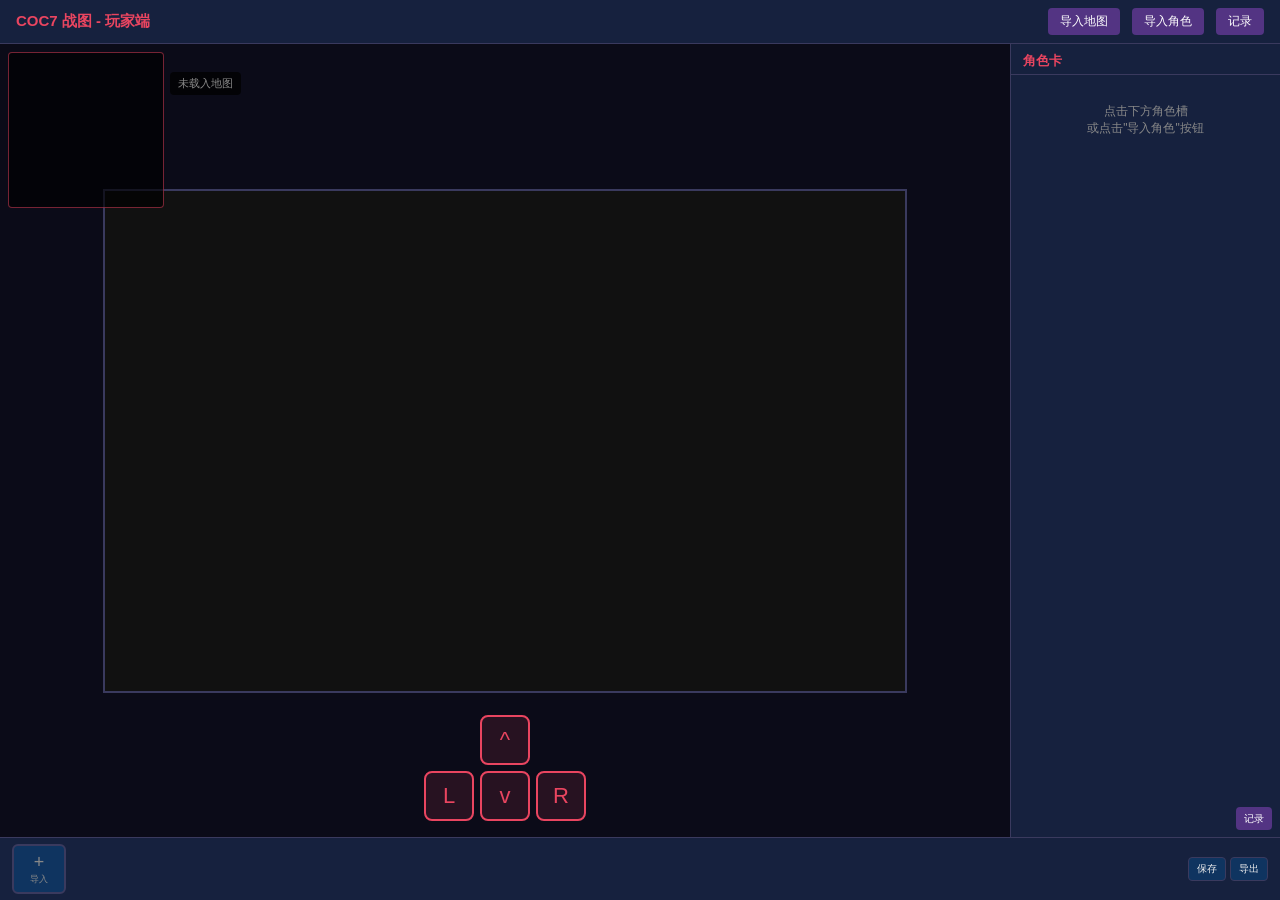
<file: docs/interactive/tools/COC7版战图工具-玩家端.html>
<!DOCTYPE html>
<html lang="zh-CN">
<head>
<meta charset="UTF-8">
<title>COC7 战图工具 玩家端</title>
<style>
:root{--bg:#1a1a2e;--bg2:#16213e;--bg3:#0f3460;--accent:#e94560;--purple:#533483;--text:#eee;--muted:#888}
*{margin:0;padding:0;box-sizing:border-box}
body{background:var(--bg);color:var(--text);font-family:'Segoe UI','Microsoft YaHei',sans-serif;overflow:hidden;height:100vh;display:flex;flex-direction:column}
#topBar{display:flex;align-items:center;gap:12px;padding:8px 16px;background:var(--bg2);border-bottom:1px solid #3a3a5e;flex-shrink:0}
#topBar .logo{font-size:15px;font-weight:700;color:var(--accent)}
.top-btn{background:var(--purple);color:#fff;border:none;padding:5px 12px;border-radius:4px;cursor:pointer;font-size:12px}
.top-btn:hover{background:var(--accent)}
#mainBody{display:flex;flex:1;overflow:hidden}
#viewPanel{flex:1;position:relative;background:#0b0b18;display:flex;align-items:center;justify-content:center;overflow:hidden}
#fpCanvas{border:2px solid #3a3a5e;cursor:crosshair}
#viewInfo{position:absolute;top:28px;left:170px;font-size:11px;color:var(--muted);background:rgba(0,0,0,0.75);padding:4px 8px;border-radius:4px;pointer-events:none;z-index:11}
#minimap{position:absolute;top:8px;left:8px;z-index:10;pointer-events:none}
#minimap canvas{border:1px solid rgba(233,69,96,0.5);border-radius:4px;background:rgba(0,0,0,0.65)}
#moveCtrl{position:absolute;bottom:16px;left:50%;transform:translateX(-50%);display:flex;align-items:flex-end;gap:6px}
.move-btn{width:50px;height:50px;border:2px solid var(--accent);background:rgba(233,69,96,0.12);color:var(--accent);font-size:22px;border-radius:8px;cursor:pointer;display:flex;align-items:center;justify-content:center;transition:all 0.15s;user-select:none}
.move-btn:hover{background:rgba(233,69,96,0.3)}
.move-btn:active{transform:scale(0.9)}
.move-btn.disabled{opacity:0.25;pointer-events:none}
.move-col{display:flex;flex-direction:column;gap:6px;align-items:center}
#interactPopup{position:absolute;top:50%;left:50%;transform:translate(-50%,-50%);background:var(--bg2);border:1px solid var(--accent);border-radius:8px;padding:14px 18px;min-width:260px;z-index:20;display:none;box-shadow:0 4px 24px rgba(0,0,0,0.8)}
#interactPopup h4{color:var(--accent);margin-bottom:8px;font-size:13px}
.interact-opt{background:var(--bg3);border:1px solid #3a3a5e;border-radius:4px;padding:6px 10px;cursor:pointer;font-size:12px;margin-bottom:4px;transition:all 0.12s}
.interact-opt:hover{border-color:var(--accent);background:rgba(233,69,96,0.1)}
#diceOverlay{position:fixed;inset:0;background:rgba(0,0,0,0.7);z-index:100;display:none;align-items:center;justify-content:center}
#diceOverlay.open{display:flex}
#diceBox{background:var(--bg2);border:1px solid #3a3a5e;border-radius:8px;padding:20px;max-width:380px;width:90%}
#diceBox h3{color:var(--accent);margin-bottom:10px;font-size:14px}
#diceRollArea{margin:10px 0;padding:12px;background:var(--bg3);border-radius:6px;text-align:center}
.dice-num{font-size:36px;font-weight:700;color:var(--accent)}
.dice-grade{font-size:13px;margin-top:4px}
.dice-grade.crit{color:#4f4}.dice-grade.fumble{color:var(--accent)}
.dice-acts{margin-top:10px;display:flex;gap:6px;flex-wrap:wrap}
.dice-acts button{background:var(--purple);color:#fff;border:none;padding:4px 10px;border-radius:3px;cursor:pointer;font-size:11px}
.dice-acts button:hover{background:var(--accent)}
#diceClose{margin-top:10px;background:var(--bg3);color:var(--text);border:1px solid #3a3a5e;padding:4px 14px;border-radius:4px;cursor:pointer;font-size:12px}
#rightPanel{width:270px;background:var(--bg2);border-left:1px solid #3a3a5e;display:flex;flex-direction:column;flex-shrink:0;overflow-y:auto}
#rightPanel h3{font-size:13px;color:var(--accent);padding:8px 12px 4px;border-bottom:1px solid #3a3a5e}
#charDisplay{flex:1;padding:8px;overflow-y:auto}
.char-empty{color:var(--muted);text-align:center;padding:20px;font-size:12px}
.ch-card{background:var(--bg3);border:1px solid #3a3a5e;border-radius:6px;padding:10px;margin-bottom:8px;font-size:12px;line-height:1.7}
.ch-name{font-size:14px;font-weight:700;color:var(--accent);margin-bottom:4px}
.ch-row{display:flex;gap:8px;justify-content:space-between;margin-bottom:2px}
.ch-stat{flex:1;text-align:center}
.ch-val{font-size:15px;font-weight:700}
.ch-lbl{font-size:10px;color:var(--muted)}
.ch-hp{color:#e94560}.ch-mp{color:#44aaff}.ch-san{color:#ffaa00}
.sk-btn{display:inline-block;background:var(--bg);border:1px solid #3a3a5e;color:var(--text);padding:2px 7px;border-radius:3px;font-size:10px;cursor:pointer;margin:1px 2px;transition:all 0.12s}
.sk-btn:hover{border-color:var(--accent);color:var(--accent)}
.it-tag{display:inline-block;background:var(--bg);border:1px solid #3a3a5e;padding:1px 6px;border-radius:3px;font-size:10px;margin:1px 2px}
#bottomBar{display:flex;align-items:center;gap:6px;padding:6px 12px;background:var(--bg2);border-top:1px solid #3a3a5e;flex-shrink:0;min-height:62px}
#charSlots{display:flex;gap:6px;flex:1;overflow-x:auto}
.ch-slot{width:54px;height:50px;border:2px solid #3a3a5e;border-radius:6px;display:flex;flex-direction:column;align-items:center;justify-content:center;cursor:pointer;background:var(--bg3);transition:all 0.15s;flex-shrink:0;position:relative}
.ch-slot:hover{border-color:var(--accent)}
.ch-slot.active{border-color:var(--accent);background:rgba(233,69,96,0.12)}
.ch-slot .s-name{font-size:10px;max-width:50px;overflow:hidden;text-overflow:ellipsis;white-space:nowrap}
.ch-slot .s-bars{width:100%;padding:0 3px}
.bar-w{height:3px;background:var(--bg);border-radius:2px;margin:1px 0}
.bar-f{height:100%;border-radius:2px;transition:width 0.3s}
.bf-hp{background:var(--accent)}.bf-mp{background:#44aaff}.bf-san{background:#ffaa00}
.s-empty{font-size:18px;color:var(--muted)}
#bottomActs{display:flex;gap:4px;margin-left:auto}
.ba-btn{background:var(--bg3);border:1px solid #3a3a5e;color:var(--text);padding:4px 8px;border-radius:4px;cursor:pointer;font-size:10px;white-space:nowrap}
.ba-btn:hover{border-color:var(--accent);color:var(--accent)}
#combatOverlay{position:fixed;inset:0;background:rgba(0,0,0,0.85);z-index:200;display:none;align-items:center;justify-content:center}
#combatOverlay.open{display:flex}
#combatPanel{background:var(--bg2);border:2px solid var(--accent);border-radius:10px;padding:16px 20px;max-width:600px;width:92%;max-height:80vh;overflow-y:auto}
#combatPanel h2{color:var(--accent);margin-bottom:10px;font-size:15px}
.combat-log{font-size:11px;line-height:1.7;max-height:180px;overflow-y:auto;background:rgba(0,0,0,0.3);padding:6px 8px;border-radius:4px;margin-bottom:8px}
.combat-opts{display:flex;gap:5px;flex-wrap:wrap;margin-top:8px}
.c-opt{padding:7px 10px;background:var(--bg3);border:1px solid #3a3a5e;border-radius:5px;cursor:pointer;font-size:11px;text-align:center;flex:1;min-width:70px;transition:all 0.12s}
.c-opt:hover{border-color:var(--accent)}
.c-opt .c-name{font-weight:600;color:var(--text)}
.c-opt .c-dice{color:var(--muted);font-size:10px}
#btnKouhu{background:var(--purple);color:#fff;border:none;padding:5px 14px;border-radius:4px;cursor:pointer;font-size:12px;margin-top:8px;transition:all 0.15s}
#btnKouhu:hover{background:var(--accent)}
#kouhuArea{display:none;margin-top:8px;padding:8px;background:rgba(0,0,0,0.3);border-radius:6px}
.kh-skill{padding:4px 8px;background:var(--bg3);border:1px solid #3a3a5e;border-radius:4px;cursor:pointer;font-size:11px;margin:2px;display:inline-block;transition:all 0.12s}
.kh-skill:hover{border-color:var(--accent);color:var(--accent)}
#recordPanel{position:fixed;right:0;top:0;bottom:0;width:300px;background:var(--bg2);border-left:1px solid #3a3a5e;z-index:150;display:none;flex-direction:column}
#recordPanel.open{display:flex}
#recHead{display:flex;align-items:center;justify-content:space-between;padding:8px 12px;border-bottom:1px solid #3a3a5e}
#recHead h3{color:var(--accent);font-size:13px}
#recList{flex:1;overflow-y:auto;padding:6px 8px;font-size:11px;line-height:1.7}
.rec-entry{border-left:2px solid #3a3a5e;padding:2px 6px;margin-bottom:3px}
.rec-time{color:var(--muted);font-size:9px}
.rec-char{color:var(--accent);font-size:10px}
#recFoot{display:flex;gap:4px;padding:6px 8px;border-top:1px solid #3a3a5e}
#recToggle{position:fixed;right:8px;bottom:70px;z-index:160;background:var(--purple);color:#fff;border:none;padding:5px 8px;border-radius:4px;cursor:pointer;font-size:10px;line-height:1.3}
.ch-dying{color:#a33;font-weight:700}
.damage-roll{color:#e94560;font-weight:700}
.heal-roll{color:#4f4}

/* ========== 物品获取界面 ========== */
#itemPickupModal{display:none;position:fixed;inset:0;background:rgba(0,0,0,0.7);z-index:120;align-items:center;justify-content:center}
#itemPickupModal.open{display:flex}
#itemPickupBox{background:var(--bg2);border:2px solid var(--accent);border-radius:10px;padding:16px 20px;max-width:400px;width:90%;max-height:80vh;overflow-y:auto}
#itemPickupBox h3{color:var(--accent);margin-bottom:10px;font-size:14px}
.pickup-item{background:var(--bg3);border:1px solid #3a3a5e;border-radius:6px;padding:8px 12px;margin-bottom:6px;cursor:pointer;transition:all 0.15s;display:flex;align-items:center;gap:8px}
.pickup-item:hover{border-color:var(--accent);background:rgba(233,69,96,0.1)}
.pickup-icon{font-size:20px;width:30px;text-align:center}
.pickup-info{flex:1}
.pickup-name{font-size:13px;font-weight:600;color:var(--text)}
.pickup-desc{font-size:10px;color:var(--muted);margin-top:2px}
.pickup-btn{background:var(--purple);color:#fff;border:none;padding:4px 10px;border-radius:4px;cursor:pointer;font-size:11px}
.pickup-btn:hover{background:var(--accent)}

/* ========== 物品使用界面 ========== */
#itemUseModal{display:none;position:fixed;inset:0;background:rgba(0,0,0,0.7);z-index:120;align-items:center;justify-content:center}
#itemUseModal.open{display:flex}
#itemUseBox{background:var(--bg2);border:2px solid var(--accent);border-radius:10px;padding:16px 20px;max-width:380px;width:90%}
#itemUseBox h3{color:var(--accent);margin-bottom:8px;font-size:14px}
.use-item-info{background:var(--bg3);border-radius:6px;padding:8px;margin-bottom:10px;font-size:12px;line-height:1.6}
.use-item-opts{display:flex;gap:6px;flex-wrap:wrap}
.use-opt-btn{background:var(--bg3);border:1px solid #3a3a5e;color:var(--text);padding:6px 12px;border-radius:5px;cursor:pointer;font-size:11px;transition:all 0.12s}
.use-opt-btn:hover{border-color:var(--accent);color:var(--accent)}
.use-opt-btn.danger{border-color:#a33;color:#a33}
.use-opt-btn.danger:hover{background:rgba(163,51,51,0.2)}
#itemUseClose{margin-top:10px;background:var(--bg3);color:var(--text);border:1px solid #3a3a5e;padding:4px 14px;border-radius:4px;cursor:pointer;font-size:12px}

/* ========== 角色卡物品可点击 ========== */
.it-tag.clickable{cursor:pointer;transition:all 0.12s}
.it-tag.clickable:hover{background:var(--accent);color:#fff}
.key-hint{animation:pulse 1s infinite}
@keyframes pulse{0%{box-shadow:0 0 0 0 rgba(233,69,96,0.7)}70%{box-shadow:0 0 0 6px rgba(233,69,96,0)}100%{box-shadow:0 0 0 0 rgba(233,69,96,0)}}

</style>
</head>
<body>

<div id="topBar">
  <span class="logo">COC7 战图 - 玩家端</span>
  <div style="flex:1"></div>
  <button class="top-btn" onclick="openMapImport()">导入地图</button>
  <button class="top-btn" onclick="openCharImport()">导入角色</button>
  <button class="top-btn" onclick="toggleRecord()">记录</button>
</div>

<div id="mainBody">
  <div id="viewPanel">
    <canvas id="fpCanvas" width="800" height="500"></canvas>
    <div id="viewInfo">未载入地图</div>
    <div id="minimap"><canvas id="minimapCanvas" width="154" height="154"></canvas></div>
    <div id="moveCtrl">
      <div class="move-col"><button class="move-btn" onclick="turnLeft()">L</button></div>
      <div class="move-col">
        <button class="move-btn" id="btnFwd" onclick="moveForward()">^</button>
        <button class="move-btn" id="btnBack" onclick="moveBack()">v</button>
      </div>
      <div class="move-col"><button class="move-btn" onclick="turnRight()">R</button></div>
    </div>
    <div id="interactPopup">
      <h4 id="iTitle">面对着某物</h4>
      <div id="iOptions"></div>
    </div>
  </div>
  <div id="rightPanel">
    <h3>角色卡</h3>
    <div id="charDisplay"><div class="char-empty">点击下方角色槽<br>或点击"导入角色"按钮</div></div>
  </div>
</div>

<div id="bottomBar">
  <div id="charSlots"></div>
  <div id="bottomActs">
    <button class="ba-btn" onclick="saveChars()">保存</button>
    <button class="ba-btn" onclick="exportChars()">导出</button>
  </div>
</div>

<div id="diceOverlay">
  <div id="diceBox">
    <h3 id="diceTitle">掷骰检定</h3>
    <div id="diceRollArea"></div>
    <div id="diceActs" class="dice-acts"></div>
    <div id="diceKouhuArea" style="display:none;margin-top:8px;padding:8px;background:rgba(0,0,0,0.3);border-radius:6px"></div>
    <button id="diceClose" onclick="closeDice()">关闭</button>
  </div>
</div>

<div id="combatOverlay">
  <div id="combatPanel">
    <h2 id="combatTitle">战斗轮</h2>
    <div class="combat-log" id="combatLog"></div>
    <div id="combatBody"></div>
    <button id="btnKouhu" onclick="toggleKouhu()">口胡!</button>
    <div id="kouhuArea"></div>
  </div>
</div>

<div id="mapImportModal" style="display:none;position:fixed;inset:0;background:rgba(0,0,0,0.6);z-index:100;align-items:center;justify-content:center">
  <div style="background:var(--bg2);border:1px solid #3a3a5e;border-radius:8px;padding:18px;max-width:480px;width:90%">
    <h3 style="color:var(--accent);margin-bottom:10px">导入地图SEAB码</h3>
    <textarea id="mapImportInput" style="width:100%;min-height:80px;background:var(--bg3);border:1px solid #3a3a5e;color:var(--text);padding:8px;border-radius:4px;font-size:11px;font-family:monospace;resize:vertical" placeholder="粘贴哦齁- 或 SEAB- 格式的地图码..."></textarea>
    <div style="display:flex;gap:6px;margin-top:8px">
      <button class="top-btn" onclick="doImportMap()">导入</button>
      <button class="top-btn" style="background:var(--bg3)" onclick="closeMapImport()">取消</button>
    </div>
  </div>
</div>

<div id="charImportModal" style="display:none;position:fixed;inset:0;background:rgba(0,0,0,0.6);z-index:100;align-items:center;justify-content:center">
  <div style="background:var(--bg2);border:1px solid #3a3a5e;border-radius:8px;padding:18px;max-width:480px;width:90%">
    <h3 style="color:var(--accent);margin-bottom:10px">导入角色SEAB码</h3>
    <textarea id="charImportInput" style="width:100%;min-height:80px;background:var(--bg3);border:1px solid #3a3a5e;color:var(--text);padding:8px;border-radius:4px;font-size:11px;font-family:monospace;resize:vertical" placeholder="粘贴角色SEAB码"></textarea>
    <div style="display:flex;gap:6px;margin-top:8px">
      <button class="top-btn" onclick="doImportChar()">导入</button>
      <button class="top-btn" style="background:var(--bg3)" onclick="closeCharImport()">取消</button>
    </div>
  </div>
</div>

<!-- 物品获取界面 -->
<div id="itemPickupModal">
  <div id="itemPickupBox">
    <h3 id="pickupTitle">发现物品</h3>
    <div id="pickupList"></div>
    <button onclick="closeItemPickup()" style="margin-top:10px;background:var(--bg3);color:var(--text);border:1px solid #3a3a5e;padding:4px 14px;border-radius:4px;cursor:pointer;font-size:12px">关闭</button>
  </div>
</div>

<!-- 物品使用界面 -->
<div id="itemUseModal">
  <div id="itemUseBox">
    <h3 id="useTitle">使用物品</h3>
    <div class="use-item-info" id="useItemInfo"></div>
    <div class="use-item-opts" id="useItemOpts"></div>
    <button id="itemUseClose" onclick="closeItemUse()">关闭</button>
  </div>
</div>

<button id="recToggle" onclick="toggleRecord()">记录</button>
<div id="recordPanel">
  <div id="recHead">
    <h3>跑团记录</h3>
    <button onclick="toggleRecord()" style="background:none;border:none;color:var(--muted);font-size:16px;cursor:pointer">X</button>
  </div>
  <div id="recList"></div>
  <div id="recFoot">
    <button class="ba-btn" style="flex:1" onclick="exportRecord()">导出</button>
    <button class="ba-btn" style="flex:1" onclick="clearRecord()">清空</button>
  </div>
</div>

<script>
// ========== SEAB 解码 ==========
var B64C='ABCDEFGHIJKLMNOPQRSTUVWXYZabcdefghijklmnopqrstuvwxyz0123456789+/';
var ONMO='啊叮呼噜呜嗷嘎叽咕哼唧嘤啪嗒啦嘻哈喔咿呀嘞嘣嗖呃咦嘁呲唰嗤嘘嗄噗咻嗳嘌唏嗔啧嗝嗐嗬哎噢嗗嘟铛~!@#$%^&*()_+-|[]<';
var PREFIX='哦齁-';

function deOnmo(s){
  if(!s.startsWith(PREFIX)) return null;
  var b=s.slice(PREFIX.length),r='';
  for(var i=0;i<b.length;i++){
    var x=ONMO.indexOf(b[i]);
    r+=x<0?b[i]:B64C[x];
  }
  return r;
}

function decodeSeab(code){
  var b64;
  if(code.startsWith(PREFIX)){
    b64=deOnmo(code);
    if(!b64) throw new Error('哦齁码解析失败');
  }else if(code.startsWith('SEAB-')){
    b64=code.slice(5);
  }else{
    throw new Error('无效SEAB码，请以"哦齁-"或"SEAB-"开头');
  }
  // 可靠地解码 UTF-8 base64
  var binaryStr=atob(b64);
  var bytes=new Uint8Array(binaryStr.length);
  for(var i=0;i<binaryStr.length;i++) bytes[i]=binaryStr.charCodeAt(i);
  var json=new TextDecoder('utf-8').decode(bytes);
  return JSON.parse(json);
}

// ========== 状态变量 ==========
var mapState=null;
var playerPos=null;
var DIR4=[[-1,0],[0,1],[1,0],[0,-1]];
var characters=[];
var activeCharIdx=-1;
var combatState=null;
var recordLog=[];

// Canvas
var cv=document.getElementById('fpCanvas');
var cx=cv.getContext('2d');
var mmcv=document.getElementById('minimapCanvas');
var mmcx=mmcv.getContext('2d');

// ========== 地图导入 ==========
function openMapImport(){ document.getElementById('mapImportModal').style.display='flex'; }
function closeMapImport(){ document.getElementById('mapImportModal').style.display='none'; }

function doImportMap(){
  var raw=document.getElementById('mapImportInput').value.trim();
  if(!raw){alert('请粘贴地图SEAB码');return;}
  try{
    var d=decodeSeab(raw);
    if(d.v!=='map') throw new Error('非地图SEAB码');
    mapState=d;
    playerPos=findSpawn();
    closeMapImport();
    renderView();
    addRec('系统','地图已载入, 出生点:('+playerPos.r+','+playerPos.c+')','system');
  }catch(e){alert('导入失败:'+e.message);}
}

function findSpawn(){
  if(!mapState) return{r:1,c:1,dir:0};
  for(var k in mapState.cells){
    var cd=mapState.cells[k];
    if(cd&&cd.type==='spawn'){
      var parts=k.split(',');
      return{r:parseInt(parts[0]),c:parseInt(parts[1]),dir:0};
    }
  }
  return{r:1,c:1,dir:0};
}

// ========== 主渲染 ==========
function renderView(){
  cx.fillStyle='#111';
  cx.fillRect(0,0,cv.width,cv.height);
  if(!mapState||!playerPos){
    updateViewInfo();
    drawMinimap();
    return;
  }
  drawFP();
  updateViewInfo();
  updateMoveBtns();
  checkFacing();
  drawMinimap();
}

// ========== 光线投射第一人称渲染 ==========
function castRay(angle){
  if(!mapState||!playerPos) return{distance:Infinity,cell:null};
  var r=playerPos.r, c=playerPos.c;
  var px=c+0.5, py=r+0.5;
  var dx=Math.cos(angle), dy=Math.sin(angle);
  var x=px, y=py;
  var step=0.06;
  for(var i=0;i<350;i++){
    x+=dx*step; y+=dy*step;
    var cc=Math.floor(x), cr=Math.floor(y);
    if(cr<0||cr>=mapState.rows||cc<0||cc>=mapState.cols)
      return{distance:Infinity,cell:null};
    var cell=mapState.cells[cr+','+cc];
    if(cell&&cell.type&&cell.type!=='empty'&&cell.type!=='spawn'){
      var rawDist=i*step;
      var viewAngle=[3*Math.PI/2,0,Math.PI/2,Math.PI][playerPos.dir];
      var perpDist=rawDist*Math.cos(angle-viewAngle);
      return{distance:Math.max(perpDist,0.01),cell};
    }
  }
  return{distance:Infinity,cell:null};
}

function drawFP(){
  var W=cv.width, H=cv.height;
  var horizon=H*0.5;
  // 天空渐变
  var sky=cx.createLinearGradient(0,0,0,horizon);
  sky.addColorStop(0,'#0a0a1e');
  sky.addColorStop(1,'#1a1a3e');
  cx.fillStyle=sky;
  cx.fillRect(0,0,W,horizon);
  // 地面渐变
  var grd=cx.createLinearGradient(0,horizon,0,H);
  grd.addColorStop(0,'#111125');
  grd.addColorStop(1,'#0a0a12');
  cx.fillStyle=grd;
  cx.fillRect(0,horizon,W,H-horizon);
  // 视平线
  cx.strokeStyle='rgba(233,69,96,0.2)';
  cx.lineWidth=1;
  cx.beginPath();
  cx.moveTo(0,horizon);
  cx.lineTo(W,horizon);
  cx.stroke();

  if(!mapState||!playerPos) return;

  var viewAngle=[3*Math.PI/2,0,Math.PI/2,Math.PI][playerPos.dir];
  var halfFOV=Math.PI/4;
  var colW=2;
  for(var col=0;col<W;col+=colW){
    var rayAngle=viewAngle-halfFOV+(col/W)*2*halfFOV;
    var hit=castRay(rayAngle);
    if(hit.distance<Infinity&&hit.cell){
      var sliceH=Math.min(H,(1/hit.distance)*280);
      var top=(H-sliceH)/2;
      var t=hit.cell.type;
      var baseColor='';
      if(t==='wall1') baseColor='#4a4a5e';
      else if(t==='wall2') baseColor='#5a5a6e';
      else if(t==='wall3') baseColor='#5e4a4a';
      else if(t==='wall4') baseColor='rgba(60,100,60,0.65)';
      else if(t==='door') baseColor=hit.cell.open?'rgba(107,78,46,0.3)':'#6b4e2e';
      else if(t==='monster') baseColor='rgba(130,30,30,0.5)';
      else baseColor='#333';

      if(typeof baseColor==='string'&&baseColor.startsWith('#')&&baseColor.length===7){
        var rc=parseInt(baseColor.slice(1,3),16);
        var gc=parseInt(baseColor.slice(3,5),16);
        var bc=parseInt(baseColor.slice(5,7),16);
        var sideFade=Math.abs(Math.cos(rayAngle-viewAngle))<0.7?0.7:1;
        rc=Math.floor(rc*sideFade);
        gc=Math.floor(gc*sideFade);
        bc=Math.floor(bc*sideFade);
        cx.fillStyle='rgb('+rc+','+gc+','+bc+')';
      }else{
        cx.fillStyle=baseColor;
      }
      cx.fillRect(col,top,colW+1,sliceH);

      // 门框
      if(t==='door'&&!hit.cell.open){
        cx.fillStyle='rgba(120,80,30,0.45)';
        cx.fillRect(col,top,colW+1,sliceH);
      }
    }
  }
}

// ========== 小地图渲染 ==========
function drawMinimap(){
  if(!mapState||!playerPos){mmcx.clearRect(0,0,mmcv.width,mmcv.height);return;}
  var cellSize=5;
  var cols=mapState.cols, rows=mapState.rows;
  var totalW=cols*cellSize, totalH=rows*cellSize;
  var ox=Math.floor((mmcv.width-totalW)/2), oy=Math.floor((mmcv.height-totalH)/2);
  mmcx.clearRect(0,0,mmcv.width,mmcv.height);

  // 画格子
  for(var r=0;r<rows;r++){
    for(var c=0;c<cols;c++){
      var cd=mapState.cells[r+','+c];
      var clr='rgba(0,0,0,0.2)';
      if(cd){
        var t=cd.type;
        if(t==='wall1'||t==='wall2') clr='#4a4a5e';
        else if(t==='wall3') clr='#5e4a4a';
        else if(t==='wall4') clr='rgba(60,100,60,0.5)';
        else if(t==='door') clr=cd.open?'rgba(107,78,46,0.25)':'#6b4e2e';
        else if(t==='chest') clr='#5e5020';
        else if(t==='item') clr='rgba(30,80,130,0.45)';
        else if(t==='monster') clr='rgba(130,30,30,0.45)';
        else if(t==='spawn') clr='rgba(30,130,60,0.25)';
        else if(t==='portal') clr='rgba(30,130,130,0.25)';
        else if(t==='event') clr='rgba(100,30,130,0.25)';
      }
      mmcx.fillStyle=clr;
      mmcx.fillRect(ox+c*cellSize,oy+r*cellSize,cellSize-0.5,cellSize-0.5);
    }
  }

  // 画玩家位置（三角形表示朝向）
  var px=ox+playerPos.c*cellSize+cellSize/2;
  var py=oy+playerPos.r*cellSize+cellSize/2;
  var dir=playerPos.dir;
  var arrowSize=cellSize*0.6;
  mmcx.save();
  mmcx.translate(px,py);
  var angles=[-Math.PI/2,0,Math.PI/2,Math.PI];
  mmcx.rotate(angles[dir]);
  mmcx.fillStyle='#e94560';
  mmcx.beginPath();
  mmcx.moveTo(0,-arrowSize/2);
  mmcx.lineTo(-arrowSize/3,arrowSize/3);
  mmcx.lineTo(arrowSize/3,arrowSize/3);
  mmcx.closePath();
  mmcx.fill();
  mmcx.restore();

  // 画玩家视野方向线
  mmcx.strokeStyle='rgba(233,69,96,0.45)';
  mmcx.lineWidth=1;
  mmcx.beginPath();
  mmcx.moveTo(px,py);
  var [dr,dc]=DIR4[dir];
  mmcx.lineTo(px+dc*arrowSize,py+dr*arrowSize);
  mmcx.stroke();

  // 画格子边框
  mmcx.strokeStyle='rgba(255,255,255,0.06)';
  for(var r=0;r<rows;r++){
    for(var c=0;c<cols;c++){
      mmcx.strokeRect(ox+c*cellSize,oy+r*cellSize,cellSize,cellSize);
    }
  }
}

// ========== 移动控制 ==========
function updateMoveBtns(){
  var btn=document.getElementById('btnFwd');
  if(btn) btn.classList.toggle('disabled',!canMoveFwd());
}

function canMoveFwd(){
  if(!mapState||!playerPos) return false;
  var {r,c,dir}=playerPos;
  var [dr,dc]=DIR4[dir];
  var nr=r+dr, nc=c+dc;
  if(nr<0||nr>=mapState.rows||nc<0||nc>=mapState.cols) return false;
  var cd=mapState.cells[nr+','+nc];
  if(!cd||cd.type==='empty') return true;
  if(cd.type==='door'&&!cd.open) return false;
  if(cd.type&&cd.type.startsWith('wall')) return false;
  return true;
}

function moveForward(){
  if(!mapState||!playerPos) return;
  var {r,c,dir}=playerPos;
  var [dr,dc]=DIR4[dir];
  var nr=r+dr, nc=c+dc;
  if(nr<0||nr>=mapState.rows||nc<0||nc>=mapState.cols){
    addRec(getCharName(),'前进:已到地图边缘','action');return;
  }
  var key=nr+','+nc;
  var cd=mapState.cells[key];
  if(cd&&cd.type&&cd.type.startsWith('wall')){
    addRec(getCharName(),'前方有墙','action');
    if(cd.type==='wall3'||cd.type==='wall4'){
      showInteract('前方是可破坏的墙','尝试破坏',function(){tryBreakWall(nr,nc);});
    }
    renderView();return;
  }
  if(cd&&cd.type==='door'&&!cd.open){
    addRec(getCharName(),'前方有门(关闭)','action');
    showInteract('前方:'+(cd.name||'门'),'尝试开门',function(){tryOpenDoor(nr,nc);});
    renderView();return;
  }
  playerPos.r=nr;playerPos.c=nc;
  addRec(getCharName(),'前进到('+nr+','+nc+')','move');
  renderView();
  afterMove(nr,nc);
}

function moveBack(){
  if(!mapState||!playerPos) return;
  var {r,c,dir}=playerPos;
  var [dr,dc]=DIR4[dir];
  var nr=r-dr, nc=c-dc;
  if(nr<0||nr>=mapState.rows||nc<0||nc>=mapState.cols){
    addRec(getCharName(),'后退:已到地图边缘','action');return;
  }
  var key=nr+','+nc;
  var cd=mapState.cells[key];
  if(cd&&cd.type&&cd.type.startsWith('wall')){
    addRec(getCharName(),'后方有墙','action');renderView();return;
  }
  playerPos.r=nr;playerPos.c=nc;
  addRec(getCharName(),'后退到('+nr+','+nc+')','move');
  renderView();
}

function turnLeft(){
  if(!playerPos) return;
  playerPos.dir=(playerPos.dir+3)%4;
  addRec(getCharName(),'左转,现朝'+['北','东','南','西'][playerPos.dir],'action');
  renderView();
}
function turnRight(){
  if(!playerPos) return;
  playerPos.dir=(playerPos.dir+1)%4;
  addRec(getCharName(),'右转,现朝'+['北','东','南','西'][playerPos.dir],'action');
  renderView();
}

// ========== 交互系统 ==========
function checkFacing(){
  var fc=getFacingCell();
  var pop=document.getElementById('interactPopup');
  if(!fc){pop.style.display='none';return;}
  var k=fc.key, cell=fc.cell;
  if(!cell||cell.type==='empty'||cell.type==='spawn'){pop.style.display='none';return;}
  if(cell.type==='wall1'||cell.type==='wall2'){pop.style.display='none';return;}
  var lbls={door:'门',chest:'箱子',item:'物品/线索',monster:'怪物',event:'事件',portal:'传送门',wall3:'可破坏墙',wall4:'可破透明墙'};
  var lbl=lbls[cell.type]||cell.type;
  if(cell.type==='door'&&!cell.open){
    showInteract('前方:'+(cell.name||lbl),'开门',function(){tryOpenDoorByFacing();});
  }else if(cell.type==='chest'){
    showInteract('前方:'+(cell.name||lbl),'调查',function(){interactChest(k,cell);});
  }else if(cell.type==='item'){
    showInteract('前方:物品/线索','调查',function(){interactItem(k,cell);});
  }else if(cell.type==='monster'){
    showInteract('前方:怪物!','进入战斗',function(){startCombat(k,cell);});
  }else if(cell.type==='event'){
    showInteract('前方:事件','触发',function(){triggerEvent(k,cell);});
  }else if(cell.type==='portal'){
    showInteract('前方:'+(cell.name||'传送门'),'进入',function(){usePortal(k,cell);});
  }else if(cell.type==='wall3'||cell.type==='wall4'){
    showInteract('前方:'+lbl,'尝试破坏',function(){tryBreakWallByFacing();});
  }else{pop.style.display='none';}
}

function getFacingCell(){
  if(!mapState||!playerPos) return null;
  var {r,c,dir}=playerPos;
  var [dr,dc]=DIR4[dir];
  var nr=r+dr, nc=c+dc;
  if(nr<0||nr>=mapState.rows||nc<0||nc>=mapState.cols) return null;
  var key=nr+','+nc;
  return{key:key,cell:mapState.cells[key]||{type:'empty'}};
}

function showInteract(title,optText,callback){
  var pop=document.getElementById('interactPopup');
  document.getElementById('iTitle').textContent=title;
  var optDiv=document.getElementById('iOptions');
  optDiv.innerHTML='<div class="interact-opt" id="iOptBtn">'+optText+'</div>';
  document.getElementById('iOptBtn').onclick=function(){
    pop.style.display='none';
    callback();
  };
  pop.style.display='block';
}

function tryOpenDoorByFacing(){
  var fc=getFacingCell(); if(!fc) return;
  var parts=fc.key.split(',');
  tryOpenDoor(parseInt(parts[0]),parseInt(parts[1]));
}
function tryBreakWallByFacing(){
  var fc=getFacingCell(); if(!fc) return;
  var parts=fc.key.split(',');
  tryBreakWall(parseInt(parts[0]),parseInt(parts[1]));
}

function tryOpenDoor(r,c){
  var key=r+','+c, cd=mapState.cells[key];
  if(!cd||cd.type!=='door') return;
  if(cd.open){addRec(getCharName(),'门已开启','action');return;}
  if(cd.difficulty>0){
    doDiceRoll('开门:'+(cd.name||'门'),cd.difficulty,function(ok){
      if(ok){cd.open=true;addRec(getCharName(),'成功打开门','result');renderView();}
      else{addRec(getCharName(),'未能打开门','result');}
    });
  }else{
    cd.open=true;addRec(getCharName(),'打开了门','result');renderView();
  }
}

function tryBreakWall(r,c){
  var key=r+','+c, cd=mapState.cells[key];
  if(!cd||(cd.type!=='wall3'&&cd.type!=='wall4')) return;
  var ch=characters[activeCharIdx];
  var s=(ch&&ch.attrs)?ch.attrs[0]:50;
  doDiceRoll('破坏墙壁(力量'+s+')',s,function(ok){
    if(ok){delete mapState.cells[key];addRec(getCharName(),'破坏了墙壁','result');renderView();}
    else{addRec(getCharName(),'未能破坏墙壁','result');}
  });
}

function interactChest(key,cell){
  addRec(getCharName(),'调查箱子','action');

  // 检查背包是否有对应钥匙（如果箱子有keyId）
  if(cell.keyId){
    if(characters[activeCharIdx]&&characters[activeCharIdx].items){
      var hasKey=characters[activeCharIdx].items.find(function(it){return String(it.id)===String(cell.keyId);});
      if(hasKey){
        var keyName=hasKey.name||'钥匙';
        if(confirm('发现箱子，背包中有钥匙【'+keyName+'】，是否直接使用钥匙打开？')){
          useKeyOnChest(key,cell,hasKey);
          return;
        }
      }
    }
  }

  if(cell.difficulty>0){
    doDiceRoll('调查箱子',cell.difficulty,function(ok){
      if(ok){
        addRec(getCharName(),'成功打开箱子','result');
        showChestItems(key,cell);
      }else{
        addRec(getCharName(),'未能打开箱子','result');
      }
    });
  }else{
    addRec(getCharName(),'直接打开了箱子','result');
    showChestItems(key,cell);
  }
}

// 使用钥匙开箱
function useKeyOnChest(key,cell,keyItem){
  addRec(getCharName(),'使用钥匙【'+keyItem.name+'】打开箱子','result');
  // 从背包移除钥匙
  if(characters[activeCharIdx]&&characters[activeCharIdx].items){
    var idx=-1;
    for(var i=0;i<characters[activeCharIdx].items.length;i++){
      if(String(characters[activeCharIdx].items[i].id)===String(keyItem.id)){idx=i;break;}
    }
    if(idx>=0) characters[activeCharIdx].items.splice(idx,1);
  }
  renderCharDisp();renderSlots();
  showChestItems(key,cell);
}

// 显示箱子中的物品
function showChestItems(key,cell){
  var items=[];
  // 箱子有绑定的物品
  if(cell.itemId&&mapState&&mapState.spareItems){
    var it=mapState.spareItems.find(function(i){return String(i.id)===String(cell.itemId);});
    if(it) items.push(it);
  }
  // 如果箱子有items列表（KP端可能设置）
  if(cell.items&&cell.items.length){
    cell.items.forEach(function(itemId){
      var it=mapState&&mapState.spareItems?mapState.spareItems.find(function(i){return String(i.id)===String(itemId);}):null;
      if(it) items.push(it);
    });
  }
  if(!items.length){
    addRec(getCharName(),'箱子是空的','result');
    return;
  }
  showItemPickup(items,'箱子中的物品');
}

// 显示物品线索的物品
function showItemPickup(items,title){
  var list=document.getElementById('pickupList');
  var h='';
  items.forEach(function(it,i){
    var icon='📦';
    if(it.category==='weapon') icon='⚔️';
    else if(it.category==='clue') icon='📜';
    else if(it.category==='prop') icon='🎒';
    else if(it.name&&it.name.indexOf('钥匙')>=0) icon='🔑';
    h+='<div class="pickup-item" onclick="pickupItem('+i+')">'
      +'<div class="pickup-icon">'+icon+'</div>'
      +'<div class="pickup-info">'
      +'<div class="pickup-name">'+escH(it.name)+'</div>'
      +'<div class="pickup-desc">'+(it.desc||'无描述')+'</div>'
      +'</div>'
      +'<button class="pickup-btn">拾取</button>'
      +'</div>';
  });
  list.innerHTML=h;
  document.getElementById('pickupTitle').textContent=title||'发现物品';
  document.getElementById('itemPickupModal').classList.add('open');

  // 保存临时物品列表
  window._pickupItems=items;
}

function pickupItem(idx){
  if(!window._pickupItems||!window._pickupItems[idx]) return;
  var it=window._pickupItems[idx];
  addItemToChar(it);
  addRec(getCharName(),'获得物品:'+it.name,'result');
  // 移除已拾取的物品
  window._pickupItems.splice(idx,1);
  if(window._pickupItems.length<=0){
    closeItemPickup();
  }else{
    showItemPickup(window._pickupItems,document.getElementById('pickupTitle').textContent);
  }
}

function closeItemPickup(){
  document.getElementById('itemPickupModal').classList.remove('open');
  window._pickupItems=null;
}

function interactItem(key,cell){
  addRec(getCharName(),'调查物品/线索','action');
  if(cell.itemId&&mapState&&mapState.spareItems){
    var it=mapState.spareItems.find(function(i){return String(i.id)===String(cell.itemId);});
    if(it){
      showItemPickup([it],'发现物品:'+(cell.name||'未命名'));
      return;
    }
  }
  addRec(getCharName(),'未发现可获取的物品','result');
}

function startCombat(key,cell){
  if(!cell.monsterId||!mapState.monsters) return;
  var mon=mapState.monsters.find(function(m){return String(m.id)===String(cell.monsterId);});
  if(!mon) return;
  addRec(getCharName(),'遭遇怪物:'+mon.name,'combat');
  initCombat(mon,key);
}

function triggerEvent(key,cell){
  addRec(getCharName(),'触发事件:'+(cell.popupText||''),'event');
  if(cell.popupText) setTimeout(function(){alert(cell.popupText);},100);
}

function usePortal(key,cell){
  addRec(getCharName(),'使用传送门','action');
  if(cell.targetCode){
    try{
      var d=decodeSeab(cell.targetCode);
      if(d.v==='map'){mapState=d;playerPos=findSpawn();addRec(getCharName(),'传送到新地图','result');renderView();}
    }catch(e){addRec(getCharName(),'传送失败:'+e.message,'result');}
  }
}

function afterMove(r,c){
  var key=r+','+c, cd=mapState.cells[key];
  if(cd&&cd.type==='item'){interactItem(key,cd);}
  if(cd&&cd.type==='chest'){interactChest(key,cd);}
}

// ========== 战斗系统（完整修复版）==========
function initCombat(monster,cellKey){
  var detected=false;
  characters.forEach(function(ch){
    if(!ch.skills) return;
    ch.skills.forEach(function(sk){
      if((sk[0]==='侦察'||sk[0]==='聆听')&&!detected){
        var v=(sk[1]||0)+(sk[2]||0),d=roll100();
        if(d<=v){detected=true;addRec(ch.name,'侦察/聆听成功!提前发现'+monster.name,'combat');}
      }
    });
  });

  // 先攻计算（总是排序，修复原bug）
  var order=[];
  characters.forEach(function(ch,i){
    var dex=(ch.attrs&&ch.attrs[3])||50;
    order.push({ci:i,init:dex*5+rollD10()});
  });
  var monDex=(monster.attrs&&monster.attrs[3])||50;
  order.push({ci:-1,init:monDex*5+rollD10(),isMonster:true,monster:monster});
  order.sort(function(a,b){return b.init-a.init;});

  combatState={
    monster:monster,
    cellKey:cellKey,
    detected:detected,
    order:order,
    round:1,
    step:0,
    ended:false
  };
  openCombat();
}

function rollD10(){return Math.floor(Math.random()*10)+1;}

function openCombat(){document.getElementById('combatOverlay').classList.add('open');renderCombat();}

function renderCombat(){
  if(!combatState) return;
  var {monster,order,round,step}=combatState;
  var logEl=document.getElementById('combatLog');
  var logs=recordLog.filter(function(r){return r.type==='combat';}).slice(-15);
  logEl.innerHTML=logs.length?logs.map(function(r){return '<div>['+r.time+'] '+escH(r.charName)+': '+escH(r.action)+'</div>';}).join(''):'<div style="color:var(--muted)">战斗开始...</div>';

  if(checkCombatEnd()) return;

  var body=document.getElementById('combatBody');
  if(step<order.length){
    var cur=order[step];
    if(cur.isMonster){
      body.innerHTML='<div style="color:var(--accent);margin-bottom:6px">第'+round+'轮 - '+escH(monster.name)+'的回合</div>'
        +'<div style="font-size:12px;margin-bottom:6px">怪物动作中...</div>';
      setTimeout(function(){doMonsterTurn();},800);
    }else{
      var ch=characters[cur.ci];
      var isDying=ch.hp<=0;
      var dyingClass=isDying?' <span class="ch-dying">(濒死)</span>':'';
      body.innerHTML='<div style="color:var(--accent);margin-bottom:6px">第'+round+'轮 - '+escH(ch.name)+'的回合'+dyingClass+'</div>'
        +'<div style="font-size:12px;margin-bottom:6px">怪物:'+escH(monster.name)+' HP:'+(monster.hp||'?')+'</div>'
        +'<div class="combat-opts" id="copts"></div>';
      renderCombatOpts(ch,cur.ci,isDying);
    }
  }else{
    combatState.round++;combatState.step=0;
    document.getElementById('combatBody').innerHTML='<div style="color:var(--accent)">第'+combatState.round+'轮开始</div>';
    setTimeout(function(){renderCombat();},1200);
  }
}

function checkCombatEnd(){
  var allDown=characters.every(function(ch){return ch.hp<=0;});
  if(allDown){
    endCombat('所有角色已濒死/死亡，战斗失败');
    return true;
  }
  if(combatState.monster.hp<=0){
    endCombat('怪物被击败，战斗胜利！');
    return true;
  }
  return false;
}

function endCombat(msg){
  addRec('战斗',msg,'combat');
  var logEl=document.getElementById('combatLog');
  logEl.innerHTML+='<div style="color:'+(msg.indexOf('胜利')>=0?'#4f4':'#e94560')+'">'+escH(msg)+'</div>';
  document.getElementById('combatOverlay').classList.remove('open');
  // 战斗结束后保留HP/MP/SAN变化（不重置）
  if(combatState.cellKey&&combatState.monster.hp<=0){
    delete mapState.cells[combatState.cellKey];
  }
  combatState=null;
  renderView();
  renderSlots();renderCharDisp();
}

function renderCombatOpts(ch,ci,isDying){
  var opts=document.getElementById('copts');
  var h='';

  if(isDying){
    h+='<div style="font-size:11px;color:var(--muted);margin-bottom:4px">此角色濒死，需要在其他角色的回合使用「急救」技能救援</div>';
  }else{
    // 攻击选项（使用战斗技能）
    if(ch.skills){
      ch.skills.forEach(function(sk,i){
        var nm=sk[0],v=(sk[1]||0)+(sk[2]||0);
        if((nm.indexOf('格斗')>=0||nm.indexOf('射击')>=0||nm.indexOf('斗殴')>=0||nm.indexOf('投掷')>=0)&&v>0){
          h+='<div class="c-opt" onclick="doCombatAttack('+ci+','+i+')"><div class="c-name">'+escH(nm)+'(攻击)</div><div class="c-dice">'+(sk[1]||0)+'/'+(sk[2]||0)+'%</div></div>';
        }
      });
    }
    // 武器直接攻击
    if(ch.items){
      ch.items.forEach(function(it,i){
        if(it.category==='weapon'&&it.dice){
          h+='<div class="c-opt" onclick="doCombatWeaponAttack('+ci+','+i+')"><div class="c-name">'+escH(it.name)+'(武器)</div><div class="c-dice">伤害:'+escH(it.dice)+'</div></div>';
        }
      });
    }
  }

  // 通用技能
  ['闪避','急救','修理','潜行','侦察'].forEach(function(nm){
    var sk=ch.skills?ch.skills.find(function(s){return s[0]===nm;}):null;
    var v=sk?((sk[1]||0)+(sk[2]||0)):0;
    var disabled=isDying&&nm==='急救'?'style="opacity:0.4"':'';
    h+='<div class="c-opt" '+disabled+' onclick="doCombatOptSkill('+ci+',\''+nm+'\')"><div class="c-name">'+nm+(nm==='急救'&&isDying?'（对自己无效）':'' )+'</div><div class="c-dice">'+(v>0?v+'%':'无技能')+'</div></div>';
  });

  opts.innerHTML=h;
}

// 玩家用技能攻击
function doCombatAttack(ci,si){
  var ch=characters[ci];
  var sk=ch.skills[si];
  var v=(sk[1]||0)+(sk[2]||0);
  var d=roll100();
  var ok=d<=v;
  addRec(ch.name,sk[0]+'攻击: '+d+'/'+v+(ok?' 成功!':' 失败'),'combat');

  if(ok){
    // 找武器伤害骰
    var dmgDice='1d6';
    if(ch.items){
      var weapon=ch.items.find(function(it){return it.category==='weapon'&&it.dice;});
      if(weapon) dmgDice=weapon.dice;
    }
    var dmg=rollDiceStr(dmgDice);
    combatState.monster.hp=Math.max(0,combatState.monster.hp-dmg);
    addRec(ch.name,'对'+combatState.monster.name+'造成'+dmg+'点伤害(骰:'+dmgDice+')','combat');
    if(combatState.monster.hp<=0){
      addRec('战斗','怪物'+combatState.monster.name+'被击败!','combat');
    }
  }
  combatState.step++;
  setTimeout(function(){renderCombat();},600);
}

// 玩家用武器直接攻击
function doCombatWeaponAttack(ci,itemIdx){
  var ch=characters[ci];
  var it=ch.items[itemIdx];
  // 用对应战斗技能检定
  var skillName='格斗';
  if(it.name&&(it.name.indexOf('枪')>=0||it.name.indexOf('弓')>=0||it.name.indexOf('射击')>=0)) skillName='射击';
  var sk=ch.skills?ch.skills.find(function(s){return s[0].indexOf(skillName)>=0||s[0].indexOf('斗殴')>=0;}):null;
  var v=sk?((sk[1]||0)+(sk[2]||0)):30;
  var d=roll100();
  var ok=d<=v;
  addRec(ch.name,it.name+'('+skillName+'): '+d+'/'+v+(ok?' 命中!':' 未命中'),'combat');
  if(ok){
    var dmg=rollDiceStr(it.dice||'1d6');
    combatState.monster.hp=Math.max(0,combatState.monster.hp-dmg);
    addRec(ch.name,'造成'+dmg+'点伤害(骰:'+(it.dice||'1d6')+')','combat');
  }
  combatState.step++;
  setTimeout(function(){renderCombat();},600);
}

// 战斗中使用技能
function doCombatOptSkill(ci,skillName){
  var ch=characters[ci];
  var sk=ch.skills?ch.skills.find(function(s){return s[0]===skillName;}):null;
  var v=sk?((sk[1]||0)+(sk[2]||0)):0;
  var d=roll100();
  var ok=d<=v;
  addRec(ch.name,skillName+': '+d+'/'+v+(ok?' 成功':' 失败'),'combat');

  // 急救：成功后目标恢复1点HP（COC规则）
  if(skillName==='急救'&&ok){
    // 优先救自己（如果自己濒死），否则救队友
    var target=null;
    if(ch.hp<=0){
      target=ch;
    }else{
      target=characters.find(function(c){return c.hp<=0;});
    }
    if(target){
      target.hp=Math.min(target.hp+1,target.maxHp||10);
      addRec(ch.name,'对'+target.name+'使用急救，恢复1点HP，当前HP:'+target.hp,'combat');
      renderSlots();renderCharDisp();
    }
  }

  combatState.step++;
  setTimeout(function(){renderCombat();},600);
}

// 怪物回合AI
function doMonsterTurn(){
  if(!combatState) return;
  var mon=combatState.monster;
  if(!mon.attacks||!mon.attacks.length){
    addRec(mon.name,'怪物没有攻击方式，跳过回合','combat');
    combatState.step++;
    setTimeout(function(){renderCombat();},600);
    return;
  }
  // 用第一个攻击方式
  var atk=mon.attacks[0];
  var dmg=rollDiceStr(atk.dice||'1d6');
  // 选目标：随机打一个存活角色
  var alive=characters.filter(function(c){return c.hp>0;});
  if(!alive.length){
    combatState.step++;
    setTimeout(function(){renderCombat();},600);
    return;
  }
  var target=alive[Math.floor(Math.random()*alive.length)];
  target.hp=Math.max(0,target.hp-dmg);
  addRec(mon.name,'攻击'+target.name+'，造成'+dmg+'点伤害，'+target.name+'HP剩余:'+target.hp,'combat');
  if(target.hp<=0){
    addRec('战斗',target.name+'濒死!需要急救!','combat');
  }
  renderSlots();renderCharDisp();
  combatState.step++;
  setTimeout(function(){renderCombat();},600);
}

// ========== 口胡（灵机一动）系统 ==========
var kouhuCount=0, kouhuOK=0;

function toggleKouhu(){
  var area=document.getElementById('kouhuArea');
  if(area.style.display==='block'){area.style.display='none';return;}
  area.style.display='block';
  if(!combatState) return;
  // 口胡由当前行动角色发起
  var ci=combatState.order[combatState.step].ci;
  if(ci<0) return;
  var ch=characters[ci];
  var h='<div style="font-size:11px;color:var(--muted);margin-bottom:4px">选择技能进行灵机一动（需至少2个成功，最多选4个）:</div>';
  (ch.skills||[]).forEach(function(sk,i){
    if((sk[1]||0)||(sk[2]||0)) h+='<span class="kh-skill" onclick="doKouhu('+ci+','+i+')">'+escH(sk[0])+'</span>';
  });
  area.innerHTML=h;
  kouhuCount=0;kouhuOK=0;
}

function doKouhu(ci,si){
  if(!combatState) return;
  var ch=characters[ci];
  var sk=ch.skills[si];
  var v=(sk[1]||0)+(sk[2]||0);
  var d=roll100(), ok=d<=v;
  kouhuCount++;
  if(ok) kouhuOK++;
  addRec(ch.name,'灵机一动:'+sk[0]+'('+d+'/'+v+')'+(ok?'OK':'X'),'combat');
  if(kouhuCount>=4){
    if(kouhuOK>=2){
      addRec(ch.name,'通过灵机一动，战斗胜利!','combat');
      endCombat('通过口胡（灵机一动）取得胜利!');
    }else{
      addRec(ch.name,'灵机一动失败，战术撤退!','combat');
      if(playerPos){var [dr,dc]=DIR4[playerPos.dir];playerPos.r-=dr;playerPos.c-=dc;}
      endCombat('口胡失败，队伍撤退');
    }
  }else{
    // 更新按钮状态
    var area=document.getElementById('kouhuArea');
    area.innerHTML+='<div style="font-size:10px;color:var(--muted)">已选'+kouhuCount+'个，成功'+kouhuOK+'个</div>';
  }
}

// ========== 掷骰系统 ==========
var diceCallback=null;
var diceResult=false;

function doDiceRoll(skillName,difficulty,callback){
  var pop=document.getElementById('diceOverlay');
  var title=document.getElementById('diceTitle');
  var area=document.getElementById('diceRollArea');
  var acts=document.getElementById('diceActs');
  title.textContent='掷骰:'+skillName;
  var d100=roll100();
  var pct=difficulty||50;
  var grade='',ok=false;
  if(d100<=5){grade='大成功';ok=true;}
  else if(d100>95){grade='大失败';ok=false;}
  else if(d100<=Math.floor(pct/5)){grade='极难成功';ok=true;}
  else if(d100<=Math.floor(pct/2)){grade='困难成功';ok=true;}
  else if(d100<=pct){grade='成功';ok=true;}
  else{grade='失败';}
  diceResult=ok;
  var gClass=d100<=5?'crit':(d100>95?'fumble':'');
  area.innerHTML='<div style="color:#888;font-size:11px">技能值:'+pct+'%</div>'
    +'<div class="dice-num'+(gClass?' '+gClass:'')+'">'+d100+'</div>'
    +'<div class="dice-grade'+(gClass?' '+gClass:'')+'">'+grade+'</div>';
  acts.innerHTML='';
  if(!ok&&d100<=95){
    var b=document.createElement('button');
    b.textContent='孤注一掷';
    b.onclick=function(){
      var d2=roll100();var o2=d2<=pct;
      diceResult=o2;
      area.innerHTML+='<div style="margin-top:6px;color:'+(o2?'#4f4':'#e94560')+'">孤注一掷:'+d2+(o2?' 成功!':' 失败(HP-1,SAN损失1d6)')+'</div>';
      if(!o2&&activeCharIdx>=0){
        characters[activeCharIdx].hp=Math.max(0,characters[activeCharIdx].hp-1);
        characters[activeCharIdx].san=Math.max(0,characters[activeCharIdx].san-rollD6());
        renderSlots();renderCharDisp();
      }
    };
    acts.appendChild(b);
  }
  // 口胡：技能/属性重试
  var _kc=activeCharIdx>=0?characters[activeCharIdx]:null;
  var _hasSkill=_kc&&_kc.skills&&_kc.skills.some(function(sk){return (sk[1]||0)||(sk[2]||0)||(sk[3]||0);});
  var _hasAttr=_kc&&_kc.attrs&&_kc.attrs.some(function(v){return v>0;});
  if(_kc&&(_hasSkill||_hasAttr)){
    var b=document.createElement('button');
    b.textContent='口胡(灵机一动)';
    b.style.background='#533483';
    b.onclick=function(){
        document.getElementById('diceRollArea').style.display='none';
        document.getElementById('diceActs').style.display='none';
        showKouhuPicker();
    };
    acts.appendChild(b);
  }
  if(activeCharIdx>=0){
    var ch=characters[activeCharIdx],lu=ch.luck||0;
    if(lu>0){
      var b=document.createElement('button');
      b.textContent='燃运(消耗幸运)';
      b.style.background='#b36200';
      b.onclick=function(){
        var use=Math.min(50,lu);
        ch.luck=Math.max(0,ch.luck-use);
        var d2=roll100();var o2=d2<=pct;
        diceResult=o2;
        area.innerHTML+='<div style="margin-top:6px;color:'+(o2?'#4f4':'#e94560')+'">燃运(消耗'+use+'幸运):'+d2+(o2?' 成功!':' 失败')+'</div>';
        renderCharDisp();
      };
      acts.appendChild(b);
    }
  }
  diceCallback=callback;
  pop.classList.add('open');
}

function closeDice(){
  if(diceCallback) diceCallback(diceResult);
  diceCallback=null;
  diceResult=false;
  document.getElementById('diceOverlay').classList.remove('open');
  // 恢复掷骰界面区域显示状态，防止口胡后残留 display:none
  document.getElementById('diceRollArea').style.display='';
  document.getElementById('diceActs').style.display='';
  // 清空口胡区域
  var kouhuArea=document.getElementById('diceKouhuArea');
  if(kouhuArea){kouhuArea.style.display='none';kouhuArea.innerHTML='';}
  interactiveKouhuCount=0; interactiveKouhuOK=0;
}

function roll100(){return Math.floor(Math.random()*100)+1;}
function rollD6(){return Math.floor(Math.random()*6)+1;}

// 解析掷骰字符串 如 "2d6+1", "1d4", "3d10+db"
function rollDiceStr(diceStr){
  if(!diceStr) return 1;
  var s=0;
  // 处理db
  var dbVal=0;
  if(activeCharIdx>=0&&characters[activeCharIdx].db){
    var db=characters[activeCharIdx].db;
    if(db.indexOf('+')>=0){dbVal=parseInt(db.replace('+',''))||0;}
    else if(db==='-1'||db==='-2'){dbVal=parseInt(db)||0;}
  }
  var ds=diceStr.replace(/db/gi,dbVal>=0?'+'+dbVal:'-'+Math.abs(dbVal));
  // 分割 + 和 -
  var parts=[];
  var current='';
  for(var i=0;i<ds.length;i++){
    if((ds[i]==='+'||ds[i]==='-')&&i>0){
      parts.push(current);
      current=ds[i];
    }else{
      current+=ds[i];
    }
  }
  parts.push(current);
  for(var i=0;i<parts.length;i++){
    var part=parts[i].trim();
    if(!part) continue;
    var sign=1;
    if(part[0]==='-'){sign=-1;part=part.slice(1);}
    else if(part[0]==='+'){part=part.slice(1);}
    if(part.indexOf('d')>=0){
      var [dCount,dSize]=part.split('d');
      var cnt=parseInt(dCount)||1;
      var sz=parseInt(dSize)||6;
      var sum=0;
      for(var j=0;j<cnt;j++) sum+=Math.floor(Math.random()*sz)+1;
      s+=sign*sum;
    }else{
      s+=sign*(parseInt(part)||0);
    }
  }
  return Math.max(1,s);
}

// ========== 角色管理 ==========
function renderSlots(){
  var cont=document.getElementById('charSlots');
  cont.innerHTML='';
  characters.forEach(function(ch,i){
    var d=document.createElement('div');
    d.className='ch-slot'+(activeCharIdx===i?' active':'');
    if(ch.hp<=0) d.className+=' dying';
    d.onclick=function(){selectChar(i);};
    var hpPct=Math.max(0,(ch.hp/ch.maxHp)*100);
    var mpPct=Math.max(0,(ch.mp/ch.maxMp)*100);
    var sanPct=Math.max(0,(ch.san/ch.maxSan)*100);
    d.innerHTML='<div class="s-name">'+(ch.name.substring?ch.name.substring(0,4):'?')+'</div>'
      +'<div class="s-bars"><div class="bar-w"><div class="bar-f bf-hp" style="width:'+hpPct+'%"></div></div>'
      +'<div class="s-bars"><div class="bar-w"><div class="bar-f bf-mp" style="width:'+mpPct+'%"></div></div>'
      +'<div class="s-bars"><div class="bar-w"><div class="bar-f bf-san" style="width:'+sanPct+'%"></div></div></div>';
    cont.appendChild(d);
  });
  if(characters.length<4){
    var d=document.createElement('div');
    d.className='ch-slot';d.onclick=openCharImport;
    d.innerHTML='<div class="s-empty">+</div><div class="s-name" style="color:var(--muted);font-size:9px">导入</div>';
    cont.appendChild(d);
  }
}

function selectChar(i){
  activeCharIdx=i;renderSlots();renderCharDisp();
}

function renderCharDisp(){
  var d=document.getElementById('charDisplay');
  if(activeCharIdx<0){d.innerHTML='<div class="char-empty">点击下方角色槽<br>或点击"导入角色"按钮</div>';return;}
  var ch=characters[activeCharIdx];
  var h='<div class="ch-card">';
  h+='<div class="ch-name">'+(ch.hp<=0?'⚠️ ':'')+escH(ch.name)+(ch.hp<=0?'（濒死）':'')+'</div>';
  h+='<div class="ch-row">';
  h+='<div class="ch-stat"><div class="ch-val ch-hp">'+(ch.hp||0)+'/'+(ch.maxHp||10)+'</div><div class="ch-lbl">HP</div></div>';
  h+='<div class="ch-stat"><div class="ch-val ch-mp">'+(ch.mp||0)+'/'+(ch.maxMp||10)+'</div><div class="ch-lbl">MP</div></div>';
  h+='<div class="ch-stat"><div class="ch-val ch-san">'+(ch.san||0)+'/'+(ch.maxSan||50)+'</div><div class="ch-lbl">SAN</div></div>';
  h+='</div>';
  if(ch.attrs){
    var an=['STR','CON','SIZ','DEX','APP','INT','POW','EDU'];
    h+='<div style="margin:4px 0;font-size:10px;color:#888">';
    h+=an.map(function(n,i){
      var v=ch.attrs[i]||0;
      return '<span class="sk-btn" style="font-size:10px;padding:1px 4px" onclick="clickAttr('+activeCharIdx+','+i+')">'+n+':'+v+'</span>';
    }).join(' ');
    h+='</div>';
  }
  if(ch.skills){
    h+='<div style="margin-top:4px">';
    ch.skills.forEach(function(sk,i){
      if((sk[1]||0)||(sk[2]||0)) h+='<span class="sk-btn" onclick="clickSkill('+activeCharIdx+','+i+')">'+escH(sk[0])+' '+(sk[1]||0)+'</span>';
    });
    h+='</div>';
  }
  if(ch.items&&ch.items.length){
    h+='<div style="margin-top:4px;font-size:10px">物品: ';
    ch.items.forEach(function(it,idx){h+='<span class="it-tag clickable" onclick="showItemUse('+activeCharIdx+','+idx+')">'+escH(it.name)+'</span>';});
    h+='</div>';
  }
  h+='<div style="margin-top:6px"><button onclick="removeChar('+activeCharIdx+')" style="background:none;border:1px solid #a33;color:#a33;padding:2px 8px;border-radius:3px;cursor:pointer;font-size:10px">移除</button></div>';
  h+='</div>';
  d.innerHTML=h;
}

function openCharImport(){document.getElementById('charImportModal').style.display='flex';}
function closeCharImport(){document.getElementById('charImportModal').style.display='none';}

function doImportChar(){
  var raw=document.getElementById('charImportInput').value.trim();
  if(!raw){alert('请粘贴角色SEAB码');return;}
  try{
    var d=decodeSeab(raw);
    if(!d.v) throw new Error('非角色SEAB码');
    var ch={
      id:d.id||('ch_'+Date.now()),
      name:d.name||'未命名',
      playerName:d.playerName||'',
      attrs:d.a||[50,50,50,50,50,50,50,50],
      skills:d.sk||[],
      items:d.items||[],
      status:d.status||[],
      spells:d.spells||[],
      hp:(d.d&&d.d[0])||10,
      maxHp:(d.d&&d.d[0])||10,
      mp:(d.d&&d.d[1])||10,
      maxMp:(d.d&&d.d[1])||10,
      san:(d.d&&d.d[2])||50,
      maxSan:(d.d&&d.d[2])||50,
      luck:(d.d&&d.d[3])||50,
      db:d.db||'+0',build:d.build||0,mov:d.mov||8,credit:d.credit||0
    };
    characters.push(ch);
    closeCharImport();
    document.getElementById('charImportInput').value='';
    activeCharIdx=characters.length-1;
    renderSlots();renderCharDisp();
    addRec(ch.name,'角色卡已载入','system');
  }catch(e){alert('导入失败:'+e.message);}
}

function removeChar(i){
  if(!confirm('确定移除角色?')) return;
  addRec(characters[i].name,'角色被移除','system');
  characters.splice(i,1);
  if(activeCharIdx>=characters.length) activeCharIdx=characters.length-1;
  renderSlots();renderCharDisp();
}

function clickSkill(ci,si){
  var ch=characters[ci],sk=ch.skills[si];
  if(!sk) return;
  var val=(sk[1]||0)+(sk[2]||0);
  doDiceRoll(sk[0],val,function(ok){
    addRec(ch.name,sk[0]+'检定'+(ok?'成功':'失败'),'skill');
  });
}

// 基础属性点击掷骰（COC规则：1d100 ≤ 属性值 = 成功）
function clickAttr(ci,ai){
  var ch=characters[ci];
  if(!ch||!ch.attrs) return;
  var an=['STR','CON','SIZ','DEX','APP','INT','POW','EDU'];
  var attrName=an[ai]||('属性'+ai);
  var val=ch.attrs[ai]||0;
  doDiceRoll(attrName,val,function(ok){
    addRec(ch.name,attrName+'检定('+val+')'+(ok?'成功':'失败'),'skill');
  });
}

function addItemToChar(it){
  if(activeCharIdx<0) return;
  var ch=characters[activeCharIdx];
  if(!ch.items) ch.items=[];
  ch.items.push(JSON.parse(JSON.stringify(it)));
  renderCharDisp();renderSlots();
}

function getCharName(){
  if(activeCharIdx>=0&&activeCharIdx<characters.length) return characters[activeCharIdx].name;
  return'无人';
}

function updateViewInfo(){
  if(!playerPos){document.getElementById('viewInfo').textContent='未载入地图';return;}
  var dn=['北','东','南','西'];
  var s='位置:('+playerPos.r+','+playerPos.c+') 朝向:'+dn[playerPos.dir];
  if(mapState) s+=' | '+mapState.name;
  document.getElementById('viewInfo').textContent=s;
}

// ========== 记录系统 ==========
function addRec(charName,action,type){
  var now=new Date();
  var t=[now.getHours(),now.getMinutes(),now.getSeconds()].map(function(n){return(''+n).padStart(2,'0');}).join(':');
  recordLog.push({time:t,charName:charName,action:action,type:type||'action'});
  renderRecList();
}

function renderRecList(){
  var el=document.getElementById('recList');
  if(!recordLog.length){el.innerHTML='<div style="color:var(--muted);text-align:center;padding:16px">暂无记录</div>';return;}
  el.innerHTML=recordLog.map(function(r){
    return'<div class="rec-entry"><div class="rec-time">'+r.time+'</div><div class="rec-char">'+escH(r.charName)+'</div><div style="color:var(--text)">'+escH(r.action)+'</div></div>';
  }).join('');
  el.scrollTop=el.scrollHeight;
}

function toggleRecord(){
  document.getElementById('recordPanel').classList.toggle('open');
  renderRecList();
}

function exportRecord(){
  var txt='=== COC7 跑团记录 ===\n导出时间:'+new Date().toLocaleString()+'\n\n';
  recordLog.forEach(function(r){txt+='['+r.time+'] '+r.charName+': '+r.action+'\n';});
  var b=new Blob([txt],{type:'text/plain'});
  var a=document.createElement('a');a.href=URL.createObjectURL(b);a.download='跑团记录_'+(new Date().toISOString().slice(0,10))+'.txt';a.click();
}

function clearRecord(){if(confirm('确定清空所有记录?')){recordLog=[];renderRecList();}}

// ========== 保存/导出 ==========
function saveChars(){
  if(!characters.length){alert('暂无角色');return;}
  var d={v:1,characters:characters,record:recordLog.slice(-50)};
  localStorage.setItem('coc7pl_chars',JSON.stringify(d));
  addRec('系统','角色数据已保存','system');
}

function exportChars(){
  if(!characters.length){alert('暂无角色');return;}
  var codes=characters.map(function(ch){
    return JSON.stringify({v:2,name:ch.name,playerName:ch.playerName,a:ch.attrs,sk:ch.skills,items:ch.items,status:ch.status,spells:ch.spells,
      d:[ch.maxHp,ch.maxMp,ch.maxSan,ch.luck],db:ch.db,build:ch.build,mov:ch.mov,credit:ch.credit});
  });
  var b=new Blob([codes.join('\n\n')],{type:'text/plain'});
  var a=document.createElement('a');a.href=URL.createObjectURL(b);a.download='角色导出_'+(new Date().toISOString().slice(0,10))+'.txt';a.click();
  addRec('系统','角色数据已导出','system');
}

// ========== 工具函数 ==========
function escH(s){if(!s)return'';return String(s).replace(/&/g,'&amp;').replace(/</g,'&lt;').replace(/>/g,'&gt;').replace(/"/g,'&quot;');}

// ========== 初始化 ==========
renderSlots();renderView();
try{
  var s=localStorage.getItem('coc7pl_chars');
  if(s){var d=JSON.parse(s);if(d.characters&&d.characters.length){characters=d.characters;renderSlots();}}
}catch(e){}

// ========== 物品使用系统 ==========
function showItemUse(ci,itemIdx){
  if(!characters[ci]||!characters[ci].items[itemIdx]) return;
  var it=characters[ci].items[itemIdx];
  window._usingItem={ci:ci,idx:itemIdx,item:it};

  var info=document.getElementById('useItemInfo');
  info.innerHTML='<div style="font-size:13px;font-weight:600;color:var(--text)">'+escH(it.name)+'</div>'
    +(it.desc?'<div style="margin-top:4px;color:var(--muted)">'+escH(it.desc)+'</div>':'')
    +(it.category?'<div style="margin-top:4px;font-size:10px;color:var(--muted)">类别:'+escH(it.category)+'</div>':'');

  // 生成使用选项
  var opts=document.getElementById('useItemOpts');
  var h='';
  // 钥匙：尝试开门/开箱
  if(it.name&&(it.name.indexOf('钥匙')>=0||(it.tags&&it.tags.indexOf('钥匙')>=0))){
    h+='<button class="use-opt-btn" onclick="useKey()">使用钥匙开门/开箱</button>';
  }
  // 武器：可以进行攻击（在战斗中）
  if(it.category==='weapon'){
    h+='<button class="use-opt-btn" onclick="alert(\'请在战斗中使用武器攻击\')">使用武器</button>';
  }
  // 物品效果：使用
  if(it.effects&&it.effects.length>0){
    h+='<button class="use-opt-btn" onclick="applyItemEffects()">使用</button>';
  }
  // 通用：丢弃
  h+='<button class="use-opt-btn danger" onclick="dropItem()">丢弃</button>';

  opts.innerHTML=h;
  document.getElementById('itemUseModal').classList.add('open');
}

function useKey(){
  if(!window._usingItem) return;
  var {ci,item,idx}=window._usingItem;
  // 检查面对的是否是门或箱子
  var fc=getFacingCell();
  if(!fc||!fc.cell){alert('前方没有可使用的目标');return;}
  var cell=fc.cell;
  var keyId=item.id;

  // 开门
  if(fc.cell.type==='door'){
    if(String(cell.keyId)===String(keyId)||!cell.keyId){
      if(cell.open){alert('门已打开');return;}
      cell.open=true;
      addRec(characters[ci].name,'使用钥匙【'+item.name+'】打开了门','action');
      // 移除钥匙
      characters[ci].items.splice(idx,1);
      closeItemUse();
      renderCharDisp();renderSlots();renderView();
      return;
    }
  }
  // 开箱
  if(fc.cell.type==='chest'){
    closeItemUse();
    // 直接用当前钥匙尝试开箱
    if(!cell.keyId||String(cell.keyId)===String(keyId)){
      useKeyOnChest(fc.key,fc.cell,item);
    }else{
      // 钥匙不匹配，改为交互式开箱流程
      interactChest(fc.key,fc.cell);
    }
    return;
  }
  alert('此钥匙无法使用于当前目标');
}

function dropItem(){
  if(!window._usingItem) return;
  var {ci,idx}=window._usingItem;
  if(!confirm('确定丢弃【'+characters[ci].items[idx].name+'】？')) return;
  addRec(characters[ci].name,'丢弃了'+characters[ci].items[idx].name,'action');
  characters[ci].items.splice(idx,1);
  closeItemUse();
  renderCharDisp();renderSlots();
}

function applyItemEffects(){
  if(!window._usingItem) return;
  var {ci,idx,item}=window._usingItem; var it=item;
  var ch=characters[ci];
  if(!ch||!it.effects||!it.effects.length){alert('该物品没有效果');return;}
  var log=[];
  it.effects.forEach(function(e){
    var op=e.op, target=e.target;
    var val;
    if(op==='set'){
      var raw=e.dice||'0';
      if(/^\s*-?\d+\s*$/.test(raw)){
        val=parseInt(raw);
      }else{
        val=rollDiceStr(raw);
      }
    }else{
      val=rollDiceStr(e.dice||'0');
    }
    var applyVal=function(c,v,o,max){if(o==='add')return Math.min(c+v,(max||999));if(o==='sub')return Math.max(c-v,0);if(o==='set')return v;return c;};
    if(target==='HP'){ch.hp=applyVal(ch.hp,val,op,ch.maxHp);log.push('HP'+_opStr(op)+val);}
    else if(target==='MP'){ch.mp=applyVal(ch.mp,val,op,ch.maxMp);log.push('MP'+_opStr(op)+val);}
    else if(target==='SAN'){ch.san=applyVal(ch.san,val,op,ch.maxSan);log.push('SAN'+_opStr(op)+val);}
    else if(target==='幸运'){ch.luk=applyVal(ch.luk||50,val,op);log.push('幸运'+_opStr(op)+val);}
    else if(target==='STR'){ch.attrs[0]=applyVal(ch.attrs[0]||0,val,op);log.push('STR'+_opStr(op)+val);}
    else if(target==='CON'){ch.attrs[1]=applyVal(ch.attrs[1]||0,val,op);log.push('CON'+_opStr(op)+val);}
    else if(target==='SIZ'){ch.attrs[2]=applyVal(ch.attrs[2]||0,val,op);log.push('SIZ'+_opStr(op)+val);}
    else if(target==='DEX'){ch.attrs[3]=applyVal(ch.attrs[3]||0,val,op);log.push('DEX'+_opStr(op)+val);}
    else if(target==='APP'){ch.attrs[4]=applyVal(ch.attrs[4]||0,val,op);log.push('APP'+_opStr(op)+val);}
    else if(target==='INT'){ch.attrs[5]=applyVal(ch.attrs[5]||0,val,op);log.push('INT'+_opStr(op)+val);}
    else if(target==='POW'){ch.attrs[6]=applyVal(ch.attrs[6]||0,val,op);log.push('POW'+_opStr(op)+val);}
    else if(target==='EDU'){ch.attrs[7]=applyVal(ch.attrs[7]||0,val,op);log.push('EDU'+_opStr(op)+val);}
    else if(target==='STR+1d6'){var b=rollD6();ch.attrs[0]+=b;log.push('STR临时+'+b);}
    else if(target==='CON+1d6'){var b=rollD6();ch.attrs[1]+=b;log.push('CON临时+'+b);}
    else if(target==='宝物'){log.push('获得宝物！');}
  });
  addRec(ch.name,'使用【'+it.name+'】效果：'+log.join('，'),'action');
  if(it.counter !== undefined && it.counter > 0){
    it.counter--;
    if(it.counter<=0&&!it.indestructible){addRec(ch.name,it.name+' 已耗尽','action');characters[ci].items.splice(idx,1);idx=-1;}
  }
  closeItemUse();renderCharDisp();renderSlots();if(idx>=0)renderView();
}

function _opStr(o){return o==='add'?'+':o==='sub'?'-':'=';}

function closeItemUse(){
  document.getElementById('itemUseModal').classList.remove('open');
  window._usingItem=null;
}

// ========== 口胡：技能/属性重试（交互场景） ==========
var interactiveKouhuCount=0, interactiveKouhuOK=0;

function showKouhuPicker(){
  var ch=characters[activeCharIdx];
  if(!ch){alert('当前没有角色');return;}
  interactiveKouhuCount=0; interactiveKouhuOK=0;
  var area=document.getElementById('diceKouhuArea');
  var h='<div style="font-size:11px;color:var(--muted);margin-bottom:4px">选择技能进行灵机一动（需至少2个成功，最多选4个）:</div>';
  (ch.skills||[]).forEach(function(sk,i){
    if((sk[1]||0)||(sk[2]||0)) h+='<span class="kh-skill" onclick="doInteractiveKouhu(\'skill\','+i+',\''+escH(sk[0]).replace(/'/g,'\\\'')+'\','+((sk[1]||0)+(sk[2]||0))+')">'+escH(sk[0])+'</span>';
  });
  var attrNames=['STR','CON','SIZ','DEX','APP','INT','POW','EDU'];
  (ch.attrs||[]).forEach(function(val,i){
    if(!val) return;
    h+='<span class="kh-skill" onclick="doInteractiveKouhu(\'attr\','+i+',\''+attrNames[i]+'\','+val+')">'+attrNames[i]+':'+val+'</span>';
  });
  h+='<div id="kouhuCounter" style="margin-top:8px;font-size:10px;color:var(--muted)">已选0个，成功0个</div>';
  h+='<div style="margin-top:8px"><button onclick="cancelKouhu()" style="background:var(--bg3);color:var(--text);border:1px solid #3a3a5e;padding:4px 14px;border-radius:4px;cursor:pointer;font-size:12px">取消</button></div>';
  area.innerHTML=h;
  area.style.display='block';
}

function doInteractiveKouhu(type,idx,name,value){
  var d=roll100();
  var ok=d<=value;
  interactiveKouhuCount++;
  if(ok) interactiveKouhuOK++;
  addRec(getCharName(),'灵机一动:'+name+'('+d+'/'+value+')'+(ok?' ✓':' ✗'),'action');
  var area=document.getElementById('diceKouhuArea');
  if(interactiveKouhuOK>=2){
    diceResult=true;
    area.innerHTML+='<div style="font-size:12px;color:#4f4;margin-top:6px">灵机一动成功！（已选'+interactiveKouhuCount+'个，成功'+interactiveKouhuOK+'个）</div>';
    setTimeout(function(){ closeDice(); },800);
  }else if(interactiveKouhuCount>=4){
    diceResult=false;
    area.innerHTML+='<div style="font-size:12px;color:#e94560;margin-top:6px">灵机一动失败（已选'+interactiveKouhuCount+'个，成功'+interactiveKouhuOK+'个）</div>';
    setTimeout(function(){ closeDice(); },800);
  }else{
    var counter=document.getElementById('kouhuCounter');
    if(counter){
      counter.textContent='已选'+interactiveKouhuCount+'个，成功'+interactiveKouhuOK+'个';
      counter.style.color=interactiveKouhuOK>=2?'#4f4':'var(--muted)';
    }
  }
}

function closeKouhuPicker(){
  var area=document.getElementById('diceKouhuArea');
  if(area) area.style.display='none';
  document.getElementById('diceRollArea').style.display='';
  document.getElementById('diceActs').style.display='';
  interactiveKouhuCount=0; interactiveKouhuOK=0;
}
function cancelKouhu(){
  diceResult=false;
  closeDice();
}

// ========== 面对箱子时自动提示钥匙 ==========
// 修改 checkFacing 函数，在箱子提示中添加钥匙提示
// 已在 interactChest 函数中实现钥匙检测
</script>
</body>
</html>
</file>
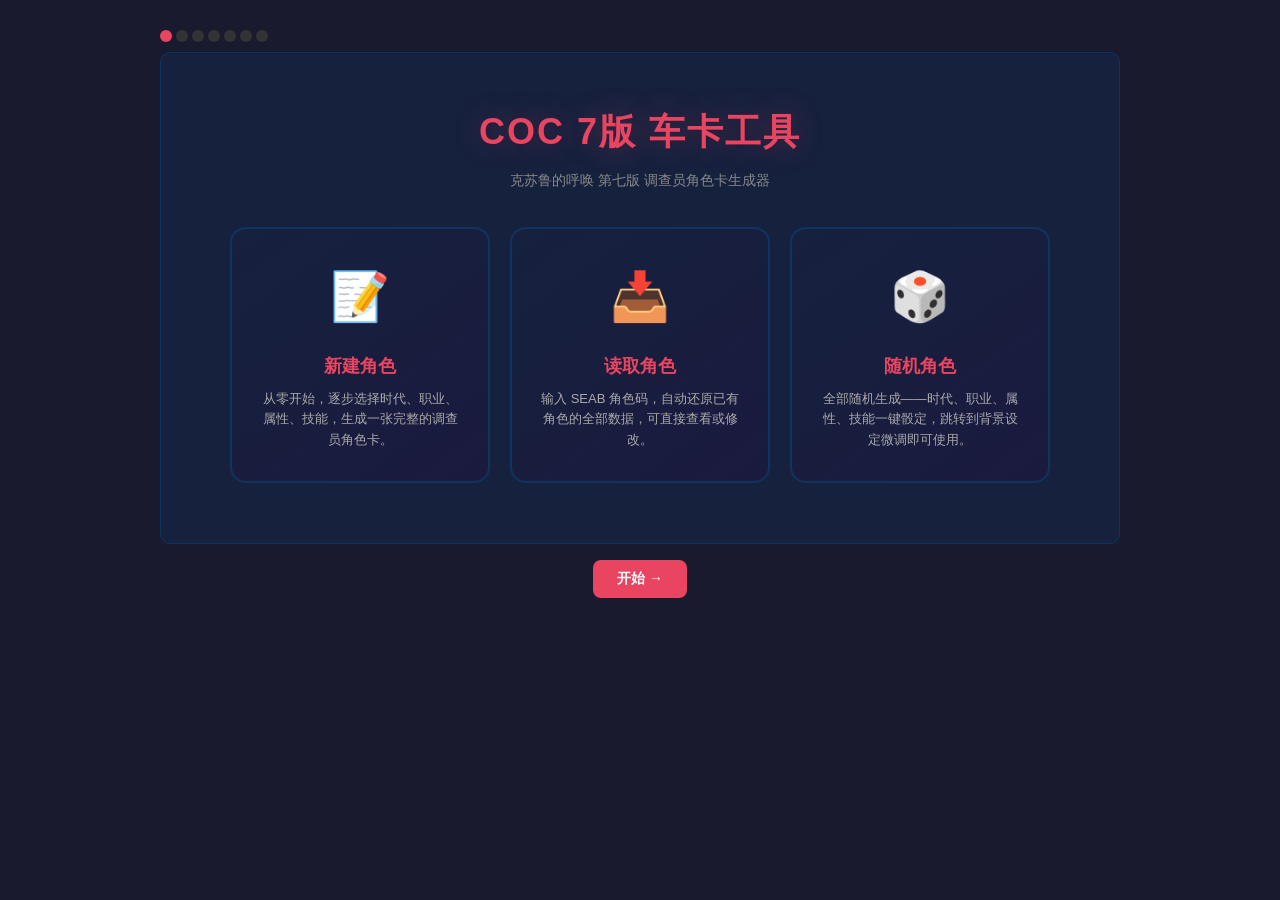
<file: docs/interactive/tools/COC7版车卡工具.html>
<!DOCTYPE html>
<html lang="zh-CN">
<head>
<meta charset="UTF-8">
<meta name="viewport" content="width=device-width, initial-scale=1.0">
<title>COC 7版 车卡内容生成工具</title>
<style>
*{margin:0;padding:0;box-sizing:border-box;}
body{font-family:"Microsoft YaHei","PingFang SC",sans-serif;background:#1a1a2e;color:#e0e0e0;line-height:1.6;padding:20px;}
h1{text-align:center;color:#e94560;font-size:24px;margin-bottom:5px;}
.subtitle{text-align:center;color:#888;font-size:13px;margin-bottom:20px;}
.container{max-width:960px;margin:0 auto;}
.step{background:#16213e;border-radius:10px;padding:20px;margin-bottom:16px;border:1px solid #0f3460;display:none;}
.step.active{display:block;}
.step-header{display:flex;align-items:center;margin-bottom:15px;}
.step-num{background:#e94560;color:#fff;width:32px;height:32px;border-radius:50%;display:flex;align-items:center;justify-content:center;font-weight:bold;margin-right:12px;font-size:14px;}
.step-title{font-size:16px;color:#e94560;font-weight:bold;}
label{display:block;font-size:13px;color:#aaa;margin-bottom:4px;}
select,input[type=text],input[type=number]{background:#0f3460;border:1px solid #533483;color:#e0e0e0;border-radius:6px;padding:8px 12px;font-size:14px;width:100%;outline:none;}
select:focus,input:focus{border-color:#e94560;}
input[readonly]{background:#0a1628;border-color:#1a1a3e;color:#888;cursor:default;}
select{cursor:pointer;}
.row{display:flex;gap:12px;margin-bottom:12px;flex-wrap:wrap;}
.col{flex:1;min-width:140px;}
.btn-row{display:flex;gap:10px;margin-top:16px;flex-wrap:wrap;}
.btn{padding:10px 24px;border:none;border-radius:8px;font-size:14px;cursor:pointer;font-weight:bold;transition:all .2s;}
.btn-primary{background:#e94560;color:#fff;}
.btn-primary:hover{background:#c73652;}
.btn-secondary{background:#533483;color:#fff;}
.btn-secondary:hover{background:#6b44a0;}
.btn-ghost{background:transparent;border:1px solid #533483;color:#aaa;}
.btn-ghost:hover{border-color:#e94560;color:#e94560;}
.btn-copy{background:#27ae60;color:#fff;font-size:16px;padding:12px 32px;}
.btn-copy:hover{background:#219a52;}
.btn-copy.copied{background:#2ecc71;}
.table-wrap{overflow-x:auto;margin:12px 0;}
table{width:100%;border-collapse:collapse;font-size:13px;}
th{background:#0f3460;color:#e94560;padding:8px 6px;text-align:center;font-weight:bold;white-space:nowrap;position:sticky;top:0;}
td{padding:6px;border-bottom:1px solid #1a1a3e;text-align:center;}
tr:hover td{background:rgba(233,69,96,0.08);}
td input,td select{padding:4px 6px;font-size:13px;text-align:center;}
.occ-tag{display:inline-block;background:#533483;color:#fff;padding:2px 8px;border-radius:10px;font-size:11px;margin:2px;}
.occ-tag.selected{background:#e94560;}
.skill-lock{opacity:.35;pointer-events:none;}
.err-msg{color:#e94560;font-size:12px;margin-top:4px;}
.info-box{background:rgba(83,52,131,0.2);border-left:3px solid #533483;padding:10px 14px;margin:10px 0;border-radius:0 6px 6px 0;font-size:13px;}
.info-box.warning{border-left-color:#e94560;background:rgba(233,69,96,0.1);}
.point-bar{display:flex;align-items:center;gap:8px;margin:8px 0;}
.point-bar .label{font-size:13px;color:#aaa;min-width:100px;}
.point-bar .val{font-size:14px;font-weight:bold;color:#e94560;}
.point-bar .bar-bg{flex:1;height:8px;background:#0f3460;border-radius:4px;overflow:hidden;}
.point-bar .bar-fill{height:100%;background:#e94560;border-radius:4px;transition:width .3s;}
.point-bar.over .val{color:#c0392b;}
.point-bar.over .bar-fill{background:#c0392b;}
.progress-bar{display:flex;gap:4px;margin:10px 0;}
.progress-dot{width:12px;height:12px;border-radius:50%;background:#0f3460;}
.progress-dot.done{background:#533483;}
.progress-dot.current{background:#e94560;}
.progress-dot.future{background:#333;}
.tabs{display:flex;gap:4px;margin-bottom:12px;flex-wrap:wrap;}
.tab{padding:6px 14px;border-radius:6px;background:#0f3460;color:#aaa;cursor:pointer;font-size:13px;border:none;}
.tab.active{background:#e94560;color:#fff;}
.output-area{background:#0d1b2a;border:1px solid #1a1a3e;border-radius:8px;padding:16px;margin:12px 0;white-space:pre-wrap;font-family:"Consolas","Microsoft YaHei",monospace;font-size:13px;line-height:1.7;color:#ccc;max-height:600px;overflow-y:auto;}
.cat-header{background:rgba(233,69,96,0.1);color:#e94560;padding:8px 12px;font-weight:bold;font-size:14px;border-radius:6px 6px 0 0;border:1px solid #0f3460;border-bottom:none;}
.cat-body{border:1px solid #0f3460;border-top:none;border-radius:0 0 6px 6px;padding:4px 0;}
.attr-display{display:flex;align-items:center;gap:8px;margin:4px 0;font-size:14px;}
.attr-name{width:50px;color:#aaa;text-align:right;}
.attr-val{font-weight:bold;color:#e94560;min-width:40px;text-align:center;}
.attr-formula{color:#666;font-size:11px;}
.divider{border:none;border-top:1px solid #1a1a3e;margin:12px 0;}
@media(max-width:600px){.row{flex-direction:column;}.col{min-width:100%;}}
/* Cover styles */
.cover-title{font-size:36px;color:#e94560;text-align:center;margin:30px 0 8px;font-weight:bold;text-shadow:0 0 30px rgba(233,69,96,0.3);letter-spacing:2px;}
.cover-subtitle{font-size:14px;color:#888;text-align:center;margin-bottom:36px;}
.cover-cards{display:flex;gap:20px;justify-content:center;flex-wrap:wrap;margin-bottom:40px;}
.cover-card{background:linear-gradient(145deg,#16213e,#1a1a3e);border:2px solid #0f3460;border-radius:16px;padding:30px 28px;width:260px;cursor:pointer;transition:all .3s;text-align:center;position:relative;overflow:hidden;}
.cover-card::before{content:'';position:absolute;top:0;left:0;right:0;height:4px;background:#e94560;transform:scaleX(0);transition:transform .3s;}
.cover-card:hover{border-color:#e94560;transform:translateY(-4px);box-shadow:0 8px 30px rgba(233,69,96,0.2);}
.cover-card:hover::before{transform:scaleX(1);}
.cover-card .card-icon{font-size:48px;margin-bottom:16px;display:block;}
.cover-card .card-title{font-size:18px;color:#e94560;font-weight:bold;margin-bottom:8px;}
.cover-card .card-desc{font-size:13px;color:#aaa;line-height:1.6;}
#seabInputSection{display:none;background:#16213e;border:1px solid #0f3460;border-radius:10px;padding:20px;margin-top:20px;}
#seabInputSection textarea{width:100%;background:#0f3460;border:1px solid #533483;color:#e0e0e0;border-radius:6px;padding:10px;font-size:13px;font-family:monospace;resize:vertical;min-height:80px;}
#seabInputSection .btn-row{margin-top:12px;}
/* Backpack / Items */
.bp-section{background:#0d1b2a;border:1px solid #1a1a3e;border-radius:8px;margin-top:16px;overflow:hidden;}
.bp-header{display:flex;align-items:center;gap:8px;padding:12px 16px;background:rgba(233,69,96,0.08);border-bottom:1px solid #1a1a3e;cursor:pointer;user-select:none;}
.bp-header:hover{background:rgba(233,69,96,0.14);}
.bp-header .bp-icon{font-size:18px;}
.bp-header .bp-title{font-size:14px;color:#e94560;font-weight:bold;flex:1;}
.bp-header .bp-count{font-size:11px;color:#888;background:#16213e;padding:2px 8px;border-radius:10px;}
.bp-header .bp-toggle{color:#666;font-size:12px;transition:transform .2s;}
.bp-content{padding:12px 16px;display:none;}
.bp-content.open{display:block;}
.bp-item{display:flex;align-items:center;gap:8px;background:#0f3460;border-radius:6px;padding:8px 12px;margin-bottom:6px;transition:background .2s;}
.bp-item:hover{background:#16213e;}
.bp-item .bp-item-icon{font-size:16px;min-width:22px;text-align:center;}
.bp-item .bp-item-name{flex:1;font-size:13px;color:#e0e0e0;}
.bp-item .bp-item-sub{font-size:11px;color:#888;max-width:200px;overflow:hidden;text-overflow:ellipsis;white-space:nowrap;}
.bp-item .bp-item-counter{font-size:11px;color:#aaa;background:#16213e;padding:1px 6px;border-radius:8px;}
.bp-item .bp-item-btn{font-size:13px;color:#555;cursor:pointer;padding:0 4px;border:none;background:none;}
.bp-item .bp-item-btn:hover{color:#e94560;}
.bp-item .bp-item-btn.edit-btn:hover{color:#533483;}
.bp-empty{color:#555;font-size:13px;font-style:italic;text-align:center;padding:12px 0;}
.bp-actions{display:flex;gap:8px;margin-top:8px;flex-wrap:wrap;}
/* Item modal */
.modal-overlay{display:none;position:fixed;inset:0;background:rgba(0,0,0,0.7);z-index:1000;justify-content:center;align-items:center;}
.modal-overlay.open{display:flex;}
.modal{background:#16213e;border:1px solid #533483;border-radius:12px;padding:24px;max-width:520px;width:90%;max-height:85vh;overflow-y:auto;position:relative;}
.modal-close{position:absolute;top:12px;right:14px;background:none;border:none;color:#888;font-size:20px;cursor:pointer;}
.modal-close:hover{color:#e94560;}
.modal h2{color:#e94560;font-size:18px;margin:0 0 16px;}
.item-cat-picker{display:flex;gap:8px;flex-wrap:wrap;margin-bottom:14px;}
.item-cat-picker button{padding:6px 14px;border-radius:6px;border:1px solid #533483;background:#0f3460;color:#e0e0e0;cursor:pointer;font-size:13px;transition:all .2s;}
.item-cat-picker button:hover,.item-cat-picker button.active{border-color:#e94560;color:#e94560;background:#1a1a3e;}
.preset-list{max-height:300px;overflow-y:auto;}
.preset-list-item{display:flex;justify-content:space-between;align-items:center;padding:8px 12px;border-radius:6px;cursor:pointer;transition:background .15s;margin-bottom:2px;}
.preset-list-item:hover{background:#0f3460;}
.preset-list-item .pname{font-size:13px;color:#e0e0e0;}
.preset-list-item .pdice{font-size:12px;color:#e94560;}
/* Item Effects */
.effect-row{display:flex;gap:6px;align-items:center;margin-bottom:6px;padding:6px 8px;background:#0f3460;border-radius:6px;}
.effect-row select,.effect-row input{background:#16213e;border:1px solid #533483;color:#e0e0e0;border-radius:4px;padding:4px 6px;font-size:12px;}
.effect-row select{flex:1;min-width:80px;}
.effect-row input{flex:1;min-width:60px;}
.effect-row .effect-remove{background:none;border:none;color:#e94560;cursor:pointer;font-size:16px;padding:0 4px;}
.effect-row .effect-remove:hover{color:#ff6b6b;}
#itemEffectsArea{margin-top:8px;margin-bottom:12px;}
#itemEffectsArea label{color:#aaa;font-size:12px;margin-bottom:4px;display:block;}
</style>
</head>
<body>
<div class="container">
<div class="progress-bar" id="progressBar"></div>

<!-- STEP 0: Cover -->
<div class="step active" id="step0">
<div class="cover-title">COC 7版 车卡工具</div>
<div class="cover-subtitle">克苏鲁的呼唤 第七版 调查员角色卡生成器</div>
<div class="cover-cards">
  <div class="cover-card" onclick="startNew()">
    <span class="card-icon">📝</span>
    <div class="card-title">新建角色</div>
    <div class="card-desc">从零开始，逐步选择时代、职业、属性、技能，生成一张完整的调查员角色卡。</div>
  </div>
  <div class="cover-card" onclick="showSeabInput()">
    <span class="card-icon">📥</span>
    <div class="card-title">读取角色</div>
    <div class="card-desc">输入 SEAB 角色码，自动还原已有角色的全部数据，可直接查看或修改。</div>
  </div>
  <div class="cover-card" onclick="startRandom()">
    <span class="card-icon">🎲</span>
    <div class="card-title">随机角色</div>
    <div class="card-desc">全部随机生成——时代、职业、属性、技能一键骰定，跳转到背景设定微调即可使用。</div>
  </div>
</div>
<div id="seabInputSection">
  <label style="font-size:14px;color:#e94560;font-weight:bold;margin-bottom:8px;display:block">粘贴角色码</label>
  <textarea id="seabImportInput" rows="4" placeholder="哦齁-啊叮呼噜呜嗷… 或 SEAB-eyJ2IjoxLCJ0eXBlIjoiUEMiLC…"></textarea>
  <div class="btn-row">
    <button class="btn btn-primary" onclick="importSeabAndGo()">读取并填充</button>
    <button class="btn btn-ghost" onclick="hideSeabInput()">取消</button>
  </div>
</div>
</div>

<!-- STEP 1: Era -->
<div class="step" id="step1">
<div class="step-header"><div class="step-num">1</div><div class="step-title">选择时代</div></div>
<div class="info-box">不同时代会影响可选职业和部分技能（如计算机使用仅限现代）。</div>
<div class="row"><div class="col"><label>选择游戏时代</label><select id="eraSelect" onchange="onEraChange()"><option value="1920s">1920s 美国（经典时代）</option><option value="gaslight">1890s 维多利亚/煤气灯</option><option value="modern">现代（2000s+）</option><option value="invictus">罗马时代</option><option value="darkages">黑暗时代</option></select></div><div class="col"><label>游戏风格</label><select id="styleSelect"><option value="standard">标准COC</option><option value="pulp">传奇COC (Pulp)</option></select></div></div>
</div>

<!-- STEP 2: Occupation -->
<div class="step" id="step2">
<div class="step-header"><div class="step-num">2</div><div class="step-title">选择职业</div></div>
<div class="info-box">选择职业后，本职技能列表会自动列出。职业技能点公式由职业决定。</div>
<div class="row"><div class="col" style="flex:2"><label>搜索/选择职业</label><input type="text" id="occSearch" placeholder="输入关键词筛选..." oninput="filterOcc()"><select id="occSelect" style="margin-top:6px" onchange="onOccChange()"></select></div><div class="col" style="flex:1"><label>职业信息</label><div id="occInfo" style="background:#0f3460;padding:12px;border-radius:8px;font-size:13px;min-height:100px;color:#aaa;">请先选择职业</div></div></div>
</div>

<!-- STEP 3: Attributes -->
<div class="step" id="step3">
<div class="step-header"><div class="step-num">3</div><div class="step-title">分配属性</div></div>

<div class="row" style="margin-bottom:12px">
<div class="col" style="min-width:200px;max-width:280px"><label>调查员年龄</label><input type="number" id="ageInput" min="15" max="89" value="25" onchange="onAgeChange()" style="width:100px;display:inline-block"> <span style="font-size:12px;color:#aaa">岁</span></div>
<div class="col"><div id="ageInfo" class="info-box" style="margin:0;font-size:12px">标准成年阶段，1次EDU增强检定</div></div>
</div>

<div class="tabs"><button class="tab active" onclick="setAttrMode('buy')" id="tabBuy">购点法</button><button class="tab" onclick="setAttrMode('dice')" id="tabDice">骰点法</button></div>

<div id="buyMode">
<div class="point-bar"><span class="label">可用属性点</span><span class="val" id="buyPointsLeft">460</span><div class="bar-bg"><div class="bar-fill" id="buyBar" style="width:100%"></div></div></div>
<div class="info-box">购点法：从460点总预算中分配给8大属性。每项属性最低20，最高99。也可用KP允许的随机/自定义值。</div>
<div class="table-wrap"><table><thead><tr><th>属性</th><th>数值</th><th>半值</th><th>1/5值</th><th>公式提示</th></tr></thead><tbody id="buyTable"></tbody></table></div>
<button class="btn btn-ghost" onclick="randomBuy()" style="margin-top:8px">随机分配</button>
</div>

<div id="diceMode" style="display:none">
<div class="info-box">标准骰点法：STR/CON/DEX/APP/POW = 3d6×5；SIZ/INT/EDU = (2d6+6)×5</div>
<div class="btn-row"><button class="btn btn-primary" onclick="rollAllDice()">全部骰点</button><button class="btn btn-ghost" onclick="reRollSingle(-1)">重骰全部</button></div>
<div class="table-wrap"><table><thead><tr><th>属性</th><th>数值</th><th>半值</th><th>1/5值</th><th>骰点公式</th><th></th></tr></thead><tbody id="diceTable"></tbody></table></div>
</div>

<div id="ageModSection" style="display:none;margin-top:12px">
<div style="background:rgba(233,69,96,0.08);border:1px solid #0f3460;border-radius:8px;padding:14px">
<div style="font-weight:bold;color:#e94560;margin-bottom:8px">📐 年龄补正</div>
<div id="ageModContent"></div>
<div id="eduRollSection" style="display:none;margin-top:10px">
<div style="font-size:13px;color:#aaa;margin-bottom:6px">EDU增强检定：掷百分位骰，若结果 > 当前EDU则 +1d10</div>
<div id="eduRolls"></div>
<button class="btn btn-primary" onclick="rollEduImprovement()" style="margin-top:6px;padding:6px 16px;font-size:13px">🎲 进行EDU增强检定</button>
</div>
<div id="attrPenaltyInfo" style="margin-top:8px;font-size:13px;color:#aaa"></div>
</div>
</div>

<div style="margin-top:12px"><label>幸运值 LUK (3d6×5)</label><input type="number" id="luckVal" value="50" min="5" max="99" style="width:120px"><button class="btn btn-ghost" onclick="rollLuck()" style="margin-left:6px;padding:6px 12px;font-size:12px">骰幸运</button></div>
</div>

<!-- STEP 4: Skills -->
<div class="step" id="step4">
<div class="step-header"><div class="step-num">4</div><div class="step-title">分配技能点</div></div>
<div class="point-bar" id="occBar"><span class="label">职业技能点</span><span class="val" id="occLeft">0/0</span><div class="bar-bg"><div class="bar-fill" id="occFill"></div></div></div>
<div class="point-bar" id="intBar"><span class="label">兴趣技能点</span><span class="val" id="intLeft">0/0</span><div class="bar-bg"><div class="bar-fill" id="intFill"></div></div></div>
<div class="info-box">规则限制：单项技能最高 80%（建卡阶段），低于职业最低信用评级的技能最多到 80%。职业技能点只能投到本职技能上，未用完的点数自动消失。兴趣技能点可投入任意技能。标注 <span style="color:#e94560">🔒锁定</span> 的技能在当前时代不可用。</div>

<div class="tabs" id="skillTabs"><button class="tab active" onclick="showSkillCat('all')">全部</button><button class="tab" onclick="showSkillCat('occ')">仅本职</button><button class="tab" onclick="showSkillCat('combat')">战斗</button><button class="tab" onclick="showSkillCat('social')">社交</button><button class="tab" onclick="showSkillCat('academic')">学术</button><button class="tab" onclick="showSkillCat('physical')">体能</button><button class="tab" onclick="showSkillCat('tech')">技术</button></div>

<div class="table-wrap" style="max-height:500px;overflow-y:auto"><table><thead><tr><th>技能</th><th>基础值</th><th>类型</th><th>职业+</th><th>兴趣+</th><th>总计</th><th>半值</th><th>1/5</th></tr></thead><tbody id="skillTable"></tbody></table></div>
</div>

<!-- STEP 5: Background -->
<div class="step" id="step5">
<div class="step-header"><div class="step-num">5</div><div class="step-title">填写背景设定</div></div>
<div class="info-box">以下内容已根据你的角色属性、职业和年龄<b>自动生成初稿</b>。你可以直接修改，或点击「重新生成」重骰一套描述。<span style="color:#e94560">这些内容将填入最终角色卡的【背景与经历】区。</span></div>
<div class="btn-row" style="margin-bottom:16px">
  <button class="btn btn-secondary" onclick="autoFillBackground()">🎲 重新生成描述</button>
  <button class="btn btn-ghost" onclick="clearBackground()">清空全部</button>
</div>

<!-- 外貌 & 身材 -->
<div class="row">
  <div class="col" style="flex:1">
    <label>外貌描述 <span style="font-size:11px;color:#666">（APP: <span id="bgAppVal">--</span>）</span>
      <button class="btn btn-ghost" onclick="regenField('appearance')" style="float:right;padding:2px 10px;font-size:11px;margin-top:-2px">重骰</button>
    </label>
    <textarea id="bgAppearance" rows="3" style="width:100%;background:#0f3460;border:1px solid #533483;color:#e0e0e0;border-radius:6px;padding:8px;font-size:13px;resize:vertical;font-family:inherit" placeholder="五官、发色、肤色等外貌特征…"></textarea>
  </div>
  <div class="col" style="flex:1">
    <label>身材特征 <span style="font-size:11px;color:#666">（STR: <span id="bgStrVal">--</span> / SIZ: <span id="bgSizVal">--</span>）</span>
      <button class="btn btn-ghost" onclick="regenField('physique')" style="float:right;padding:2px 10px;font-size:11px;margin-top:-2px">重骰</button>
    </label>
    <textarea id="bgPhysique" rows="3" style="width:100%;background:#0f3460;border:1px solid #533483;color:#e0e0e0;border-radius:6px;padding:8px;font-size:13px;resize:vertical;font-family:inherit" placeholder="体型、体格、身材描述…"></textarea>
  </div>
</div>

<!-- 性格特质关键词 -->
<div style="margin-bottom:12px">
  <label>性格特质关键词 <span style="font-size:11px;color:#666">（3~5个词）</span>
    <button class="btn btn-ghost" onclick="regenField('traits')" style="float:right;padding:2px 10px;font-size:11px;margin-top:-2px">重骰</button>
  </label>
  <div id="bgTraitsChips" style="display:flex;flex-wrap:wrap;gap:6px;margin:6px 0 4px"></div>
  <input type="text" id="bgTraits" style="width:100%" placeholder="点击上方词条可删除，也可在此直接输入（用 / 分隔）">
</div>

<!-- 背景故事 -->
<div style="margin-bottom:12px">
  <label>背景故事 <span style="font-size:11px;color:#666">（职业: <span id="bgOccLabel">--</span>）</span>
    <button class="btn btn-ghost" onclick="regenField('background')" style="float:right;padding:2px 10px;font-size:11px;margin-top:-2px">重骰</button>
  </label>
  <textarea id="bgBackground" rows="4" style="width:100%;background:#0f3460;border:1px solid #533483;color:#e0e0e0;border-radius:6px;padding:8px;font-size:13px;resize:vertical;font-family:inherit" placeholder="简短的角色来历、经历与动机…"></textarea>
</div>

<!-- 其余字段两列 -->
<div class="row">
  <div class="col" style="flex:1">
    <label>理想 / 信念</label>
    <input type="text" id="bgBelief" placeholder="角色所坚守的信念或理想…">
  </div>
  <div class="col" style="flex:1">
    <label>重要之人</label>
    <input type="text" id="bgImportantPerson" placeholder="对角色最重要的人…">
  </div>
</div>
<div class="row">
  <div class="col" style="flex:1">
    <label>意义之地</label>
    <input type="text" id="bgImportantPlace" placeholder="对角色有特殊意义的地点…">
  </div>
  <div class="col" style="flex:1">
    <label>宝贵之物</label>
    <input type="text" id="bgTreasure" placeholder="角色随身携带的珍贵物品…">
  </div>
</div>
<div style="margin-bottom:8px">
  <label>特质 / 习惯</label>
  <input type="text" id="bgHabit" placeholder="角色的独特小癖好或行为习惯…">
</div>

<!-- 背包 / 随身物品 -->
<div class="bp-section" id="bpSection">
  <div class="bp-header" onclick="toggleBackpack()">
    <span class="bp-icon">🎒</span>
    <span class="bp-title">背包 / 随身物品</span>
    <span class="bp-count" id="bpCount">0</span>
    <span class="bp-toggle" id="bpToggleLabel">展开 ▾</span>
  </div>
  <div class="bp-content" id="bpContent">
    <div id="bpItemList"></div>
    <div class="bp-actions">
      <button class="btn btn-secondary" onclick="showItemCreator()" style="font-size:13px;padding:6px 14px">➕ 添加物品</button>
      <button class="btn btn-ghost" onclick="addWeaponPreset()" style="font-size:13px;padding:6px 14px">🗡 武器预设</button>
    </div>
    <div style="font-size:11px;color:#555;margin-top:8px">物品会随 SEAB 码一起保存和读取</div>
  </div>
</div>
</div>

<!-- STEP 6: Output -->
<div class="step" id="step6">
<div class="step-header"><div class="step-num">6</div><div class="step-title">输出角色卡</div></div>
<div class="info-box">填写下方信息后点击「填充到预览」，内容将自动填入角色卡预览的对应位置。<span style="color:#e94560">请先检查是否有技能点未分配完毕！</span></div>
<div id="outputWarn" class="info-box warning" style="display:none"></div>
<!-- 输入区域 -->
<div style="background:#0d1b2a;border:1px solid #1a1a3e;border-radius:8px;padding:16px;margin:12px 0;">
  <div style="color:#e94560;font-weight:bold;margin-bottom:10px;font-size:14px;">填写角色信息</div>
  <div style="display:flex;gap:10px;margin-bottom:10px;flex-wrap:wrap;">
    <label style="flex:1;min-width:120px;">角色姓名<input type="text" id="charName" placeholder="角色姓名"></label>
    <label style="flex:1;min-width:100px;">性别<input type="text" id="charGender" placeholder="性别"></label>
    <label style="flex:1;min-width:100px;">玩家名<input type="text" id="playerName" placeholder="（选填）"></label>
  </div>
  <div style="display:flex;gap:10px;margin-bottom:10px;flex-wrap:wrap;">
    <label style="flex:1;min-width:120px;">住地<input type="text" id="charResidence" placeholder="住地"></label>
    <label style="flex:1;min-width:120px;">故乡<input type="text" id="charHometown" placeholder="故乡"></label>
    <label style="flex:1;min-width:100px;">信用评级<input type="text" id="charCredit" readonly></label>
  </div>
  <div style="display:flex;gap:10px;margin-bottom:10px;flex-wrap:wrap;">
    <label style="flex:1;min-width:120px;">时代<input type="text" id="eraOut" readonly></label>
    <label style="flex:1;min-width:120px;">职业<input type="text" id="occNameOut" readonly></label>
    <label style="flex:1;min-width:100px;">年龄<input type="text" id="ageOut" readonly></label>
  </div>
  <div class="btn-row">
    <button class="btn btn-primary" onclick="fillToPreview()">填充到预览 ↓</button>
  </div>
</div>
<div class="btn-row">
  <button class="btn btn-copy" onclick="copyOutput()">复制全部内容</button>
  <button class="btn btn-secondary" onclick="exportSeab()" id="seabBtn" style="padding:10px 20px;font-size:14px">导出SEAB码</button>
</div>
<div id="seabSection" style="display:none;margin:10px 0">
  <div style="font-size:12px;color:#aaa;margin-bottom:4px">SEAB码（点击复制）：</div>
  <div style="display:flex;gap:8px;align-items:center">
    <div id="seabCodeDisp" onclick="copySeabCode()" style="background:#0d1b2a;border:1px solid #1a1a3e;border-radius:6px;padding:8px 12px;font-size:12px;color:#888;font-family:'Microsoft YaHei',sans-serif;flex:1;word-break:break-all;cursor:pointer;transition:border-color .2s;letter-spacing:1px;line-height:1.8" title="点击复制"></div>
    <button class="btn btn-ghost" onclick="copySeabCode()" id="seabCopyBtn" style="padding:8px 16px;font-size:13px;white-space:nowrap">复制</button>
  </div>
</div>
<div class="output-area" id="outputArea"></div>
</div>

<div class="btn-row" style="justify-content:center;margin-top:16px">
<button class="btn btn-ghost" id="prevBtn" onclick="prevStep()" style="display:none">上一步</button>
<button class="btn btn-primary" id="nextBtn" onclick="nextStep()">开始 →</button>
</div>
</div>

<!-- Modal: Item Creator/Editor -->
<div class="modal-overlay" id="itemModal">
<div class="modal" style="max-width:560px">
  <button class="modal-close" onclick="closeItemModal()">✕</button>
  <h2 id="itemModalTitle">添加物品</h2>
  <div class="item-cat-picker" id="itemCatPicker"></div>
  <div id="itemEditorFields" style="display:none"></div>
  <input type="hidden" id="itEditId" value="">
  <input type="hidden" id="itCategory" value="">
  <div class="btn-row" id="itemSaveRow" style="display:none">
    <button class="btn btn-primary" onclick="saveItem()">保存</button>
    <button class="btn btn-ghost" onclick="closeItemModal()">取消</button>
  </div>
</div>
</div>

<!-- Modal: Weapon Preset Picker -->
<div class="modal-overlay" id="weaponPresetModal">
<div class="modal" style="max-width:500px">
  <button class="modal-close" onclick="closeModal('weaponPresetModal')">✕</button>
  <h2>选择预设武器</h2>
  <div style="margin-bottom:8px">
    <input type="text" id="weaponSearch" placeholder="搜索武器名称…" oninput="filterWeaponPresets()" style="background:#0f3460;border:1px solid #533483;color:#e0e0e0;border-radius:6px;padding:8px 12px;font-size:13px;width:100%;box-sizing:border-box">
  </div>
  <div class="preset-list" id="weaponPresetList"></div>
</div>
</div>

<script>
// ==================== DATA ====================
const ERAS={modern:["计算机使用","除魅师","企业高管","IT工程师","社交媒体网红","摄影师-摄影记者","飞行员-飞行员","白领工人-职员/主管","白领工人-中高层管理人员"],gaslight:["摄影师-摄影记者","飞行员-特技飞行员","古董商","探险家","精神病医生","罪犯-女飞贼","除魅师"],invictus:["计算机使用","除魅师","飞行员","摄影师-摄影记者","白领工人-职员/主管","白领工人-中高层管理人员"],darkages:["计算机使用","除魅师","飞行员","摄影师-摄影记者","白领工人-职员/主管","白领工人-中高层管理人员","银行出纳员","设计师","拳击手","消防员"]};

const OCC_LIST=[
{name:"会计师",era:["all"],credit:"30-70",skillAttr:"EDU",skillMul:4,skills:["会计","法律","图书馆使用","聆听","说服","侦查","+2其他个人或时代特长"]},
{name:"古董商",era:["gaslight","1920s","modern"],credit:"30-50",skillAttr:"EDU",skillMul:4,skills:["会计","估价","汽车驾驶","+2社交技能","历史","图书馆使用","导航"]},
{name:"银行出纳员",era:["modern","1920s"],credit:"9-30",skillAttr:"EDU",skillMul:2,skillAttr2:"DEX",skillMul2:2,skills:["会计","技艺(打字/速记)","2社交技能","母语","图书馆使用或计算机使用","心理学","+1其他"]},
{name:"书商",era:["gaslight","1920s","modern"],credit:"20-40",skillAttr:"EDU",skillMul:4,skills:["会计","估价","汽车驾驶","历史","图书馆使用","母语","外语","+1社交技能"]},
{name:"药剂师",era:["gaslight","1920s","modern"],credit:"35-75",skillAttr:"EDU",skillMul:4,skills:["会计","急救","外语(拉丁文)","图书馆使用","+1社交技能","心理学","科学(制药/化学)"]},
{name:"杂技演员",era:["all"],credit:"9-20",skillAttr:"DEX",skillMul:4,skills:["攀爬","闪避","跳跃","投掷","侦查","游泳","+2其他个人或时代特长"]},
{name:"演员-戏剧演员",era:["gaslight","1920s","modern"],credit:"9-40",skillAttr:"APP",skillMul:2,skillAttr2:"EDU",skillMul2:2,skills:["技艺(表演)","乔装","格斗","历史","2社交技能","心理学","+1其他个人特长"]},
{name:"演员-电影演员",era:["1920s","modern"],credit:"20-90",skillAttr:"APP",skillMul:4,skills:["技艺(表演)","乔装","汽车驾驶","2社交技能","心理学","+2其他个人特长"]},
{name:"艺人",era:["all"],credit:"9-70",skillAttr:"APP",skillMul:4,skills:["技艺(表演类)","乔装","2社交技能","聆听","心理学","+2其他个人特长"]},
{name:"音乐家",era:["all"],credit:"9-30",skillAttr:"DEX",skillMul:2,skillAttr2:"POW",skillMul2:2,skills:["技艺(乐器)","+1社交技能","聆听","心理学","+4其他技能"]},
{name:"摄影师-摄影师",era:["1920s","modern"],credit:"9-30",skillAttr:"EDU",skillMul:4,skills:["技艺(摄影)","+1社交技能","心理学","科学(化学)","潜行","侦查","+2其他个人特长"]},
{name:"摄影师-摄影记者",era:["1920s","modern"],credit:"10-30",skillAttr:"EDU",skillMul:4,skills:["技艺(摄影)","攀爬","+1社交技能","外语","心理学","科学(化学)","+2其他个人特长"]},
{name:"设计师",era:["modern"],credit:"20-60",skillAttr:"EDU",skillMul:4,skills:["技艺(摄影)","技艺(任一)","计算机使用或图书馆使用","机械维修","心理学","侦查","+1其他个人特长"]},
{name:"事务所侦探",era:["1920s","modern"],credit:"20-45",skillAttr:"STR",skillMul:2,skillAttr2:"DEX",skillMul2:2,skills:["1社交技能","格斗(斗殴)","射击","法律","图书馆使用","心理学","潜行","追踪"]},
{name:"私家侦探",era:["1920s","modern"],credit:"9-30",skillAttr:"STR",skillMul:2,skillAttr2:"DEX",skillMul2:2,skills:["技艺(摄影)","乔装","法律","图书馆使用","1社交技能","心理学","侦查","+1其他个人特长"]},
{name:"警探",era:["1920s","modern"],credit:"20-50",skillAttr:"STR",skillMul:2,skillAttr2:"DEX",skillMul2:2,skills:["技艺(表演)或乔装","射击","法律","聆听","1社交技能","心理学","侦查","+1其他技能"]},
{name:"巡警",era:["1920s","modern"],credit:"9-30",skillAttr:"STR",skillMul:2,skillAttr2:"DEX",skillMul2:2,skills:["格斗(斗殴)","射击","急救","1社交技能","法律","心理学","侦查","汽车驾驶或骑乘"]},
{name:"精神病医生(古典)",era:["gaslight","1920s"],credit:"10-60",skillAttr:"EDU",skillMul:4,skills:["法律","聆听","医学","外语","精神分析","心理学","科学(生物学/化学)"]},
{name:"动物训练师",era:["all"],credit:"10-40",skillAttr:"APP",skillMul:2,skillAttr2:"POW",skillMul2:2,skills:["跳跃","聆听","博物学","心理学","科学(动物学)","潜行","追踪","+1其他个人特长"]},
{name:"文物学家",era:["all"],credit:"30-70",skillAttr:"EDU",skillMul:4,skills:["估价","技艺(任一)","历史","图书馆使用","外语","1社交技能","侦查","+1其他个人特长"]},
{name:"考古学家",era:["all"],credit:"10-40",skillAttr:"EDU",skillMul:4,skills:["估价","考古学","历史","外语","图书馆使用","侦查","机械维修","导航或科学(任一)"]},
{name:"建筑师",era:["1920s","modern"],credit:"30-70",skillAttr:"EDU",skillMul:4,skills:["会计","技艺(技术制图)","法律","母语","计算机使用或图书馆使用","说服","心理学","科学(数学)"]},
{name:"作家",era:["all"],credit:"9-30",skillAttr:"EDU",skillMul:4,skills:["技艺(文学)","历史","图书馆使用","博物学或神秘学","外语","母语","心理学","+1其他个人特长"]},
{name:"编辑",era:["1920s","modern"],credit:"10-30",skillAttr:"EDU",skillMul:4,skills:["会计","历史","母语","2社交技能","心理学","侦查","+1其他个人特长"]},
{name:"驻外记者",era:["1920s","modern"],credit:"10-40",skillAttr:"EDU",skillMul:4,skills:["历史","外语","母语","聆听","2社交技能","心理学","+1其他个人特长"]},
{name:"调查记者",era:["1920s","modern"],credit:"9-30",skillAttr:"EDU",skillMul:4,skills:["技艺(艺术/摄影)","1社交技能","历史","图书馆使用","母语","心理学","+2其他个人特长"]},
{name:"通讯记者",era:["1920s","modern"],credit:"9-30",skillAttr:"EDU",skillMul:4,skills:["技艺(表演)","历史","聆听","母语","1社交技能","心理学","潜行","侦查"]},
{name:"法医",era:["1920s","modern"],credit:"40-60",skillAttr:"EDU",skillMul:4,skills:["外语(拉丁文)","图书馆使用","医学","说服","科学(生物学/鉴证/制药)","侦查"]},
{name:"法官",era:["all"],credit:"50-80",skillAttr:"EDU",skillMul:4,skills:["历史","恐吓","法律","图书馆使用","聆听","母语","说服","心理学"]},
{name:"实验室助理",era:["1920s","modern"],credit:"10-30",skillAttr:"EDU",skillMul:4,skills:["计算机使用或图书馆使用","电气维修","外语","科学(化学+任意2项)","侦查","+1其他个人特长"]},
{name:"律师",era:["all"],credit:"30-80",skillAttr:"EDU",skillMul:4,skills:["会计","法律","图书馆使用","2社交技能","心理学","+2其他技能"]},
{name:"图书馆管理员",era:["all"],credit:"9-35",skillAttr:"EDU",skillMul:4,skills:["会计","图书馆使用","外语","母语","+4其他个人特长或专业书籍主题"]},
{name:"博物馆管理员",era:["all"],credit:"10-30",skillAttr:"EDU",skillMul:4,skills:["会计","估价","考古学","历史","图书馆使用","神秘学","外语","侦查"]},
{name:"神秘学家",era:["all"],credit:"9-65",skillAttr:"EDU",skillMul:4,skills:["人类学","历史","图书馆使用","1社交技能","神秘学","外语","科学(天文)","+1其他个人特长"]},
{name:"超心理学家",era:["1920s","modern"],credit:"9-30",skillAttr:"EDU",skillMul:4,skills:["人类学","技艺(摄影)","历史","图书馆使用","神秘学","外语","心理学","+1其他个人特长"]},
{name:"教授",era:["all"],credit:"20-70",skillAttr:"EDU",skillMul:4,skills:["图书馆使用","外语","母语","心理学","+4其他学术/时代/个人特长"]},
{name:"研究员",era:["1920s","modern"],credit:"9-30",skillAttr:"EDU",skillMul:4,skills:["历史","图书馆使用","1社交技能","外语","侦查","+3其他学术领域"]},
{name:"科学家",era:["1920s","modern"],credit:"9-50",skillAttr:"EDU",skillMul:4,skills:["任意3项科学专业","计算机使用或图书馆使用","外语","母语","1社交技能","侦查"]},
{name:"精神病学家",era:["1920s","modern"],credit:"30-80",skillAttr:"EDU",skillMul:4,skills:["外语","聆听","医学","说服","精神分析","心理学","科学(生物学/化学)"]},
{name:"心理学家/精神分析学家",era:["1920s","modern"],credit:"10-40",skillAttr:"EDU",skillMul:4,skills:["会计","图书馆使用","聆听","说服","精神分析","心理学","+2其他学术/个人/时代特长"]},
{name:"医生",era:["all"],credit:"30-80",skillAttr:"EDU",skillMul:4,skills:["急救","医学","外语(拉丁文)","心理学","科学(生物学/制药)","+2其他学术或个人特长"]},
{name:"精神病院护工",era:["all"],credit:"8-20",skillAttr:"STR",skillMul:2,skillAttr2:"DEX",skillMul2:2,skills:["闪避","格斗(斗殴)","急救","2社交技能","聆听","心理学","潜行"]},
{name:"护士",era:["all"],credit:"9-30",skillAttr:"EDU",skillMul:4,skills:["急救","聆听","医学","1社交技能","心理学","科学(生物学/化学)","侦查"]},
{name:"潜水员",era:["1920s","modern"],credit:"9-30",skillAttr:"DEX",skillMul:4,skills:["潜水","急救","机械维修","驾驶(船)","科学(生物)","侦查","游泳","+1其他个人特长"]},
{name:"急救员",era:["modern"],credit:"9-30",skillAttr:"DEX",skillMul:4,skills:["急救","攀爬","电气维修或机械维修","格斗(斗殴)","跳伞","心理学","+1其他个人或时代特长"]},
{name:"传教士",era:["all"],credit:"0-30",skillAttr:"APP",skillMul:4,skills:["技艺(任一)","急救","机械维修","医学","博物学","1社交技能","+2其他个人特长"]},
{name:"运动员",era:["all"],credit:"9-70",skillAttr:"STR",skillMul:2,skillAttr2:"DEX",skillMul2:2,skills:["攀爬","跳跃","格斗(斗殴)","骑乘","1社交技能","游泳","投掷","+1其他个人特长"]},
{name:"拳击手/摔跤手",era:["all"],credit:"9-60",skillAttr:"STR",skillMul:4,skills:["闪避","格斗(斗殴)","恐吓","跳跃","心理学","侦查","+2其他个人特长"]},
{name:"牛仔",era:["gaslight","1920s"],credit:"9-20",skillAttr:"STR",skillMul:2,skillAttr2:"DEX",skillMul2:2,skills:["闪避","格斗或射击","急救或博物学","跳跃","骑乘","生存(任一)","投掷","追踪"]},
{name:"工匠",era:["all"],credit:"10-40",skillAttr:"DEX",skillMul:4,skills:["会计","技艺(任二)","机械维修","博物学","侦查","+2其他个人特长"]},
{name:"消防员",era:["1920s","modern"],credit:"9-30",skillAttr:"STR",skillMul:2,skillAttr2:"DEX",skillMul2:2,skills:["攀爬","闪避","汽车驾驶","急救","跳跃","机械维修","操作重型机械","投掷"]},
{name:"农民",era:["all"],credit:"9-30",skillAttr:"STR",skillMul:2,skillAttr2:"DEX",skillMul2:2,skills:["技艺(耕作)","汽车驾驶(或运货马车)","1社交技能","机械维修","博物学","操作重型机械","追踪","+1其他个人特长"]},
{name:"非熟练工人",era:["all"],credit:"9-30",skillAttr:"STR",skillMul:2,skillAttr2:"DEX",skillMul2:2,skills:["汽车驾驶","电气维修","格斗","急救","机械维修","操作重型机械","投掷","+1其他个人特长"]},
{name:"伐木工",era:["gaslight","1920s"],credit:"9-30",skillAttr:"STR",skillMul:2,skillAttr2:"DEX",skillMul2:2,skills:["攀爬","闪避","格斗(链锯)","急救","跳跃","机械维修","博物学或科学(生物学/植物学)","投掷"]},
{name:"矿工",era:["gaslight","1920s","modern"],credit:"9-30",skillAttr:"STR",skillMul:2,skillAttr2:"DEX",skillMul2:2,skills:["攀爬","科学(地质)","跳跃","机械维修","操作重型机械","潜行","侦查","+1其他个人特长"]},
{name:"技师",era:["1920s","modern"],credit:"9-40",skillAttr:"EDU",skillMul:4,skills:["技艺(木工/焊接/管道等)","攀爬","汽车驾驶","电气维修","机械维修","操作重型机械","+2其他个人特长"]},
{name:"勤杂护工",era:["all"],credit:"6-15",skillAttr:"STR",skillMul:4,skills:["电气维修","1社交技能","格斗(斗殴)","急救","聆听","机械维修","心理学","潜行"]},
{name:"赏金猎人",era:["1920s","modern"],credit:"9-30",skillAttr:"STR",skillMul:2,skillAttr2:"DEX",skillMul2:2,skills:["汽车驾驶","电子学或电气维修","格斗或射击","1社交技能","法律","心理学","追踪","潜行"]},
{name:"刺客",era:["all"],credit:"30-60",skillAttr:"STR",skillMul:2,skillAttr2:"DEX",skillMul2:2,skills:["乔装","电气维修","格斗","射击","锁匠","机械维修","潜行","心理学"]},
{name:"银行劫匪",era:["1920s","modern"],credit:"5-75",skillAttr:"STR",skillMul:2,skillAttr2:"DEX",skillMul2:2,skills:["汽车驾驶","电气维修或机械维修","格斗","射击","恐吓","锁匠","操作重型机械","+1其他"]},
{name:"打手/暴徒",era:["all"],credit:"5-30",skillAttr:"STR",skillMul:4,skills:["汽车驾驶","格斗","射击","2社交技能","心理学","潜行","侦查"]},
{name:"窃贼",era:["all"],credit:"5-40",skillAttr:"DEX",skillMul:4,skills:["估价","攀爬","电气维修或机械维修","聆听","锁匠","妙手","潜行","侦查"]},
{name:"欺诈师",era:["all"],credit:"10-65",skillAttr:"APP",skillMul:4,skills:["估价","技艺(表演)","法律或外语","聆听","2社交技能","心理学","妙手"]},
{name:"独行罪犯",era:["all"],credit:"5-65",skillAttr:"DEX",skillMul:2,skillAttr2:"APP",skillMul2:2,skills:["技艺(表演)或乔装","估价","1社交技能","格斗或射击","锁匠或机械维修","潜行","心理学","侦查"]},
{name:"女飞贼(古典)",era:["gaslight","1920s"],credit:"10-80",skillAttr:"APP",skillMul:4,skills:["技艺(任意)","2社交技能","格斗(斗殴)或射击(手枪)","汽车驾驶","聆听","潜行","+1其他"]},
{name:"赝造者",era:["all"],credit:"20-60",skillAttr:"EDU",skillMul:4,skills:["会计","估价","技艺(伪造)","历史","图书馆使用","侦查","妙手","+1其他个人特长"]},
{name:"走私者",era:["all"],credit:"20-60",skillAttr:"DEX",skillMul:2,skillAttr2:"APP",skillMul2:2,skills:["射击","聆听","导航","1社交技能","汽车驾驶或驾驶(飞行器/船)","心理学","妙手","侦查"]},
{name:"混混",era:["all"],credit:"3-10",skillAttr:"STR",skillMul:2,skillAttr2:"DEX",skillMul2:2,skills:["攀爬","1社交技能","格斗","射击","跳跃","妙手","潜行","投掷"]},
{name:"赌徒",era:["all"],credit:"8-50",skillAttr:"DEX",skillMul:2,skillAttr2:"APP",skillMul2:2,skills:["会计","技艺(表演)","2社交技能","聆听","心理学","妙手","侦查"]},
{name:"黑帮老大",era:["all"],credit:"60-95",skillAttr:"APP",skillMul:4,skills:["格斗","射击","法律","聆听","2社交技能","心理学","侦查"]},
{name:"黑帮马仔",era:["all"],credit:"9-20",skillAttr:"STR",skillMul:2,skillAttr2:"DEX",skillMul2:2,skills:["汽车驾驶","格斗","射击","2社交技能","心理学","+2其他个人特长"]},
{name:"间谍",era:["1920s","modern"],credit:"20-60",skillAttr:"DEX",skillMul:2,skillAttr2:"APP",skillMul2:2,skills:["技艺(表演)或乔装","射击","聆听","外语","1社交技能","心理学","妙手","潜行"]},
{name:"政府官员",era:["all"],credit:"50-90",skillAttr:"APP",skillMul:4,skills:["魅惑","历史","恐吓","话术","聆听","母语","说服","心理学"]},
{name:"工程师",era:["1920s","modern"],credit:"30-60",skillAttr:"EDU",skillMul:4,skills:["技艺(技术制图)","电气维修","图书馆使用","机械维修","操作重型机械","科学(工程学/物理)","+1其他个人特长"]},
{name:"军官",era:["all"],credit:"20-70",skillAttr:"STR",skillMul:2,skillAttr2:"DEX",skillMul2:2,skills:["会计","射击","导航","急救","2社交技能","心理学","+1其他个人特长"]},
{name:"士兵",era:["all"],credit:"9-30",skillAttr:"STR",skillMul:2,skillAttr2:"DEX",skillMul2:2,skills:["攀爬或游泳","闪避","格斗","射击","潜行","急救或机械维修或外语(任二)"]},
{name:"军舰海员",era:["all"],credit:"9-30",skillAttr:"EDU",skillMul:4,skills:["电气维修或机械维修","格斗","射击","急救","导航","驾驶(船)","生存(海上)","游泳"]},
{name:"民船海员",era:["all"],credit:"20-40",skillAttr:"EDU",skillMul:4,skills:["急救","机械维修","博物学","导航","1社交技能","驾驶(船)","侦查","游泳"]},
{name:"司法人员",era:["1920s","modern"],credit:"20-40",skillAttr:"EDU",skillMul:4,skills:["汽车驾驶","格斗(斗殴)","射击","法律","说服","潜行","侦查","+1其他个人特长"]},
{name:"飞行员(飞行器)",era:["1920s","modern"],credit:"20-70",skillAttr:"DEX",skillMul:4,skills:["电气维修","机械维修","导航","操作重型机械","驾驶(飞行器)","科学(天文)","+2其他个人特长"]},
{name:"特技飞行员(古典)",era:["1920s","gaslight"],credit:"30-60",skillAttr:"EDU",skillMul:4,skills:["会计","电气维修","聆听","机械维修","导航","驾驶(飞行器)","侦查","+1其他个人特长"]},
{name:"酒保",era:["all"],credit:"8-25",skillAttr:"APP",skillMul:4,skills:["会计","2社交技能","格斗(斗殴)","聆听","心理学","侦查","+1其他个人特长"]},
{name:"管家/男仆/女仆",era:["all"],credit:"9-40",skillAttr:"EDU",skillMul:4,skills:["会计或估价","技艺(任一)","急救","聆听","外语","心理学","侦查","+1其他个人特长"]},
{name:"流浪者",era:["all"],credit:"0-5",skillAttr:"APP",skillMul:2,skillAttr2:"DEX",skillMul2:2,skills:["攀爬","跳跃","聆听","导航","1社交技能","潜行","+2其他个人特长"]},
{name:"游民",era:["all"],credit:"0-5",skillAttr:"DEX",skillMul:2,skillAttr2:"APP",skillMul2:2,skills:["技艺(任一)","攀爬","跳跃","聆听","锁匠或妙手","导航","潜行","+1其他个人特长"]},
{name:"推销员",era:["1920s","modern"],credit:"9-40",skillAttr:"APP",skillMul:4,skills:["会计","2社交技能","汽车驾驶","聆听","心理学","潜行或妙手","+1其他技能"]},
{name:"秘书",era:["1920s","modern"],credit:"9-30",skillAttr:"DEX",skillMul:2,skillAttr2:"APP",skillMul2:2,skills:["会计","技艺(打字/速记)","2社交技能","母语","图书馆使用或计算机使用","心理学","+1其他个人特长"]},
{name:"店老板",era:["all"],credit:"20-40",skillAttr:"DEX",skillMul:2,skillAttr2:"APP",skillMul2:2,skills:["会计","2社交技能","电气维修","聆听","机械维修","心理学","侦查"]},
{name:"职员/主管",era:["modern"],credit:"9-20",skillAttr:"EDU",skillMul:4,skills:["会计","语言","法律","图书馆使用或计算机使用","聆听","1社交技能","+2其他个人特长"]},
{name:"中高层管理人员",era:["modern"],credit:"20-80",skillAttr:"EDU",skillMul:4,skills:["会计","外语","法律","2社交技能","心理学","+2其他个人特长"]},
{name:"服务生",era:["all"],credit:"9-20",skillAttr:"DEX",skillMul:2,skillAttr2:"APP",skillMul2:2,skills:["会计","技艺(任一)","闪避","聆听","2社交技能","心理学","+1其他个人特长"]},
{name:"绅士/淑女",era:["gaslight","1920s"],credit:"40-90",skillAttr:"APP",skillMul:4,skills:["技艺(任一)","2社交技能","射击(步枪/霰弹枪)","历史","外语(任一)","导航","骑乘"]},
{name:"私人司机",era:["1920s","modern"],credit:"10-40",skillAttr:"DEX",skillMul:4,skills:["汽车驾驶","2社交技能","聆听","机械维修","导航","侦查","+1其他个人特长"]},
{name:"出租车司机",era:["1920s","modern"],credit:"9-30",skillAttr:"DEX",skillMul:4,skills:["会计","汽车驾驶","电气维修","话术","机械维修","导航","侦查","+1其他个人特长"]},
{name:"探险家(古典)",era:["gaslight","1920s"],credit:"55-80",skillAttr:"APP",skillMul:2,skillAttr2:"DEX",skillMul2:2,skills:["攀爬或游泳","射击","历史","跳跃","博物学","导航","外语","生存"]},
{name:"猎人",era:["all"],credit:"20-50",skillAttr:"STR",skillMul:2,skillAttr2:"DEX",skillMul2:2,skills:["射击","聆听或侦查","博物学","导航","外语或生存(任一)","科学(生物学/植物学)","潜行","追踪"]},
{name:"登山家",era:["1920s","modern"],credit:"30-60",skillAttr:"STR",skillMul:2,skillAttr2:"DEX",skillMul2:2,skills:["攀爬","急救","跳跃","聆听","导航","外语","生存(阿尔卑斯或类似)","追踪"]},
{name:"旅行家",era:["all"],credit:"5-20",skillAttr:"STR",skillMul:2,skillAttr2:"DEX",skillMul2:2,skills:["射击","急救","聆听","博物学","导航","侦查","生存(任一)","追踪"]},
{name:"淘金客",era:["gaslight","1920s"],credit:"0-10",skillAttr:"STR",skillMul:2,skillAttr2:"DEX",skillMul2:2,skills:["攀爬","急救","历史","机械维修","导航","科学(地质)","侦查","+1其他个人特长"]},
{name:"神职人员",era:["all"],credit:"9-60",skillAttr:"EDU",skillMul:4,skills:["会计","历史","图书馆使用","聆听","外语","1社交技能","心理学","+1其他技能"]},
{name:"教团首领",era:["all"],credit:"30-60",skillAttr:"EDU",skillMul:4,skills:["会计","2社交技能","神秘学","心理学","侦查","+2其他个人特长"]},
{name:"除魅师(现代)",era:["modern"],credit:"20-50",skillAttr:"EDU",skillMul:4,skills:["2社交技能","汽车驾驶","格斗(斗殴)或射击","历史","神秘学","心理学","潜行(经KP允许可用催眠替换1项)"]},
{name:"狂热者",era:["all"],credit:"0-30",skillAttr:"APP",skillMul:2,skillAttr2:"POW",skillMul2:2,skills:["历史","2社交技能","心理学","潜行","+3其他个人或时代特长"]},
{name:"殡葬师",era:["all"],credit:"20-40",skillAttr:"EDU",skillMul:4,skills:["会计","汽车驾驶","1社交技能","历史","神秘学","心理学","科学(生物学/化学)"]},
{name:"工会活动家",era:["1920s","modern"],credit:"5-50",skillAttr:"EDU",skillMul:4,skills:["会计","2社交技能","格斗(斗殴)","法律","聆听","操作重型机械","心理学"]},
{name:"部落成员",era:["invictus","darkages","gaslight"],credit:"0-15",skillAttr:"STR",skillMul:2,skillAttr2:"DEX",skillMul2:2,skills:["攀爬","格斗或投掷","聆听","博物学","神秘学","侦查","游泳","生存(任一)"]},
{name:"学生/实习生",era:["1920s","modern"],credit:"5-10",skillAttr:"EDU",skillMul:4,skills:["语言(母语/外语)","图书馆使用","聆听","3个学习专业","+2其他个人或时代特长"]},
{name:"替身演员",era:["1920s","modern"],credit:"10-50",skillAttr:"STR",skillMul:2,skillAttr2:"DEX",skillMul2:2,skills:["攀爬","闪避","电气维修或机械维修","格斗","急救","跳跃","游泳","骑乘","潜水或汽车驾驶或驾驶"]},
{name:"饲养员",era:["1920s","modern"],credit:"9-40",skillAttr:"EDU",skillMul:4,skills:["驯兽","会计","闪避","急救","博物学","医学","科学(制药/动物学)"]}
];

const ATTRS=["STR","CON","SIZ","DEX","APP","INT","POW","EDU"];
const ATTR_CN={STR:"力量",CON:"体质",SIZ:"体型",DEX:"敏捷",APP:"外貌",INT:"智力",POW:"意志",EDU:"教育"};
const ATTR_FORMULA={STR:"3d6×5",CON:"3d6×5",SIZ:"(2d6+6)×5",DEX:"3d6×5",APP:"3d6×5",INT:"(2d6+6)×5",POW:"3d6×5",EDU:"(2d6+6)×5"};

const BASE_SKILLS=[
{name:"会计",base:5,cat:"academic"},{name:"人类学",base:1,cat:"academic"},{name:"估价",base:5,cat:"academic"},
{name:"考古学",base:1,cat:"academic"},{name:"魅惑",base:15,cat:"social"},{name:"攀爬",base:20,cat:"physical"},
{name:"计算机使用",base:5,cat:"tech",eraLock:["modern"]},{name:"信用评级",base:0,cat:"social"},
{name:"克苏鲁神话",base:0,cat:"academic"},{name:"乔装",base:5,cat:"tech"},{name:"闪避",base:"DEX/2",cat:"physical",special:true},
{name:"汽车驾驶",base:20,cat:"tech",eraLock:["1920s","modern"]},{name:"电气维修",base:10,cat:"tech"},
{name:"话术",base:5,cat:"social"},{name:"格斗(斗殴)",base:25,cat:"combat"},{name:"格斗(斧头)",base:15,cat:"combat"},
{name:"格斗(剑)",base:20,cat:"combat"},{name:"格斗(长鞭)",base:5,cat:"combat"},{name:"格斗(链锯)",base:10,cat:"combat",eraLock:["modern"]},
{name:"射击(手枪)",base:20,cat:"combat"},{name:"射击(步枪/霰弹枪)",base:25,cat:"combat"},
{name:"射击(冲锋枪)",base:15,cat:"combat",eraLock:["1920s","modern"]},{name:"射击(重武器)",base:10,cat:"combat",eraLock:["1920s","modern"]},
{name:"射击(弓)",base:15,cat:"combat",eraLock:["gaslight","invictus","darkages"]},{name:"射击(投矛)",base:20,cat:"combat",eraLock:["invictus","darkages"]},
{name:"射击(火焰喷射器)",base:10,cat:"combat",eraLock:["1920s","modern"]},{name:"急救",base:30,cat:"academic"},
{name:"历史",base:5,cat:"academic"},{name:"恐吓",base:15,cat:"social"},{name:"跳跃",base:20,cat:"physical"},
{name:"法律",base:5,cat:"academic"},{name:"图书馆使用",base:20,cat:"academic"},{name:"聆听",base:20,cat:"physical"},
{name:"锁匠",base:1,cat:"tech"},{name:"机械维修",base:10,cat:"tech"},{name:"医学",base:1,cat:"academic"},
{name:"博物学",base:10,cat:"academic"},{name:"导航",base:10,cat:"tech"},{name:"神秘学",base:5,cat:"academic"},
{name:"操作重型机械",base:1,cat:"tech"},{name:"说服",base:10,cat:"social"},{name:"精神分析",base:1,cat:"academic"},
{name:"心理学",base:10,cat:"academic"},{name:"妙手",base:10,cat:"tech"},{name:"侦查",base:25,cat:"physical"},
{name:"潜行",base:20,cat:"physical"},{name:"游泳",base:20,cat:"physical"},{name:"投掷",base:20,cat:"physical"},
{name:"追踪",base:10,cat:"physical"},{name:"驯兽",base:5,cat:"academic"},{name:"骑乘",base:5,cat:"physical"},
{name:"读唇",base:1,cat:"tech"},{name:"催眠",base:1,cat:"academic"},{name:"潜水",base:1,cat:"physical"},
{name:"驾驶(船)",base:1,cat:"tech"},{name:"驾驶(飞行器)",base:1,cat:"tech",eraLock:["1920s","modern"]}
];

const SOCIAL_SKILLS=["魅惑","话术","说服","恐吓","取悦","信用评级"];

// ==================== STATE ====================
let currentStep=0;
let currentSkillFilter='all'; // track active skill filter
let state={era:"1920s",style:"standard",occ:null,attrMode:"buy",
  attrs:{STR:50,CON:50,SIZ:50,DEX:50,APP:50,INT:60,POW:50,EDU:60},
  age:25,luck:50,
  buyTotal:460,
  ageMod:{eduBonus:0,strConDexPen:0,appPen:0,sizStrPen:0,eduPen:0,luckReroll:false,movAdj:0},
  occPoints:0,intPoints:0,occUsed:0,intUsed:0,
  skills:{}, // {skillName: {occ:N, int:N, base:N, locked:bool, isOcc:bool}}
  items:[] // backpack items
};

// ==================== INIT ====================
function init(){
  renderProgress();
  renderBuyTable();
  renderDiceTable();
  filterOcc();
  initSkills();
}

// ==================== NAVIGATION ====================
function goStep(n){
  document.querySelectorAll('.step').forEach((s,i)=>s.classList.toggle('active',i===n));
  document.getElementById('prevBtn').style.display=n>0?'':'none';
  const nextLabels=['下一步：选择时代 →','下一步：选择职业 →','下一步：分配属性 →','下一步：分配技能 →','下一步：填写背景 →','生成角色卡 →'];
  if(n<6){document.getElementById('nextBtn').textContent=nextLabels[n];document.getElementById('nextBtn').style.display='';}
  else{document.getElementById('nextBtn').textContent='← 返回上一步';}
  // Hide nav buttons on cover
  if(n===0){document.getElementById('prevBtn').style.display='none';document.getElementById('nextBtn').style.display='none';}
  currentStep=n;
  renderProgress();
}
function nextStep(){
  if(currentStep<6)goStep(currentStep+1);
  else goStep(currentStep-1);
}
function prevStep(){
  if(currentStep>0)goStep(currentStep-1);
}
function renderProgress(){
  const labels=["封面","时代","职业","属性","技能","背景","输出"];
  let h='';
  for(let i=0;i<7;i++){
    let cls=i<currentStep?'done':i===currentStep?'current':'future';
    h+=`<div class="progress-dot ${cls}" title="${labels[i]}"></div>`;
  }
  document.getElementById('progressBar').innerHTML=h;
}

// ==================== ERA ====================
function onEraChange(){
  state.era=document.getElementById('eraSelect').value;
  filterOcc();
  state.occ=null;
  document.getElementById('occSelect').value='';
  initSkills();
}

// ==================== OCCUPATION ====================
function filterOcc(){
  const q=document.getElementById('occSearch').value.toLowerCase();
  const sel=document.getElementById('occSelect');
  sel.innerHTML='';
  const filtered=OCC_LIST.filter(o=>{
    if(q&&!o.name.toLowerCase().includes(q))return false;
    const eraMatch=o.era.some(e=>e==='all'||e===state.era);
    return eraMatch;
  });
  filtered.forEach(o=>{const op=document.createElement('option');op.value=o.name;op.textContent=o.name;sel.appendChild(op);});
}
function onOccChange(){
  const name=document.getElementById('occSelect').value;
  const occ=OCC_LIST.find(o=>o.name===name);
  state.occ=occ;
  if(!occ){document.getElementById('occInfo').innerHTML='请先选择职业';return;}
  let info=`<b>${occ.name}</b><br>信誉范围：${occ.credit}<br>`;
  if(occ.skillMul2) info+=`技能点：${occ.skillAttr}×${occ.skillMul} + ${occ.skillAttr2}×${occ.skillMul2}<br>`;
  else info+=`技能点：${occ.skillAttr}×${occ.skillMul}<br>`;
  info+=`<br><b>本职技能：</b><br>`;
  occ.skills.forEach(s=>info+=`<span class="occ-tag">${s}</span>`);
  document.getElementById('occInfo').innerHTML=info;
  initSkills();
}

// ==================== ATTRIBUTES ====================
// --- Age Modifier Rules (COC 7th Edition) ---
const AGE_MODS=[
  {min:15,max:19,eduChecks:0,strConDexPen:0,appPen:0,sizStrPen:5,eduPen:5,luckReroll:true,movAdj:0,label:"少年期：STR+SIZ合计减5，EDU减5，幸运骰2次取高"},
  {min:20,max:39,eduChecks:1,strConDexPen:0,appPen:0,sizStrPen:0,eduPen:0,luckReroll:false,movAdj:0,label:"标准成年：1次EDU增强检定"},
  {min:40,max:49,eduChecks:2,strConDexPen:5,appPen:5,sizStrPen:0,eduPen:0,luckReroll:false,movAdj:-1,label:"中年：2次EDU增强，STR/CON/DEX合计减5，APP减5，MOV-1"},
  {min:50,max:59,eduChecks:3,strConDexPen:10,appPen:10,sizStrPen:0,eduPen:0,luckReroll:false,movAdj:-2,label:"壮年：3次EDU增强，STR/CON/DEX合计减10，APP减10，MOV-2"},
  {min:60,max:69,eduChecks:4,strConDexPen:20,appPen:15,sizStrPen:0,eduPen:0,luckReroll:false,movAdj:-3,label:"初老：4次EDU增强，STR/CON/DEX合计减20，APP减15，MOV-3"},
  {min:70,max:79,eduChecks:4,strConDexPen:40,appPen:20,sizStrPen:0,eduPen:0,luckReroll:false,movAdj:-4,label:"老年：4次EDU增强，STR/CON/DEX合计减40，APP减20，MOV-4"},
  {min:80,max:89,eduChecks:4,strConDexPen:80,appPen:25,sizStrPen:0,eduPen:0,luckReroll:false,movAdj:-5,label:"高龄：4次EDU增强，STR/CON/DEX合计减80，APP减25，MOV-5"}
];

function getAgeMod(age){
  return AGE_MODS.find(m=>age>=m.min&&age<=m.max)||AGE_MODS[1];
}

function onAgeChange(){
  const age=parseInt(document.getElementById('ageInput').value)||25;
  state.age=Math.max(15,Math.min(89,age));
  document.getElementById('ageInput').value=state.age;
  const mod=getAgeMod(state.age);
  state.ageMod={eduBonus:0,strConDexPen:mod.strConDexPen,appPen:mod.appPen,sizStrPen:mod.sizStrPen,eduPen:mod.eduPen,luckReroll:mod.luckReroll,movAdj:mod.movAdj,eduChecks:mod.eduChecks};
  // Update age info display
  document.getElementById('ageInfo').innerHTML=`<b>${state.age}岁</b> — ${mod.label}`;
  // Show/hide age modifier section
  const hasMod=mod.eduChecks>1||mod.strConDexPen>0||mod.appPen>0||mod.sizStrPen>0||mod.eduPen>0;
  const sec=document.getElementById('ageModSection');
  sec.style.display=hasMod?'':'none';
  if(hasMod){
    let mc='';
    if(mod.sizStrPen>0)mc+=`<div style="color:#c0392b">• STR+SIZ 合计扣除 ${mod.sizStrPen} 点</div>`;
    if(mod.eduPen>0)mc+=`<div style="color:#c0392b">• EDU 扣除 ${mod.eduPen} 点</div>`;
    if(mod.strConDexPen>0)mc+=`<div style="color:#c0392b">• STR/CON/DEX 合计扣除 ${mod.strConDexPen} 点（请手动分配扣除）</div>`;
    if(mod.appPen>0)mc+=`<div style="color:#c0392b">• APP 扣除 ${mod.appPen} 点</div>`;
    if(mod.eduChecks>1)mc+=`<div style="color:#27ae60">• EDU增强检定 ${mod.eduChecks} 次</div>`;
    mc+=`<div style="color:#aaa;margin-top:4px;font-size:12px">MOV调整：${mod.movAdj>=0?'+':''}${mod.movAdj}</div>`;
    document.getElementById('ageModContent').innerHTML=mc;
    // Show EDU roll section if checks > 1
    const eduSec=document.getElementById('eduRollSection');
    eduSec.style.display=mod.eduChecks>1?'':'none';
    document.getElementById('eduRolls').innerHTML='';
    // Show penalty info
    const penInfo=document.getElementById('attrPenaltyInfo');
    if(mod.strConDexPen>0){
      penInfo.innerHTML=`<div style="color:#e94560">⚠ STR/CON/DEX合计需扣 ${mod.strConDexPen} 点。请在下方属性表中手动减少对应属性值。</div>`;
    }else if(mod.sizStrPen>0){
      penInfo.innerHTML=`<div style="color:#e94560">⚠ STR+SIZ合计需扣 ${mod.sizStrPen} 点。请在下方属性表中手动减少。</div>`;
    }else{
      penInfo.innerHTML='';
    }
  }
  // Apply APP penalty directly
  applyAgePenalties();
  renderBuyTable();
  renderDiceTable();
}

function applyAgePenalties(){
  const mod=state.ageMod;
  // For 15-19: reduce EDU by eduPen (applied when calculating base)
  // For 40+: reduce APP by appPen
  // For STR/CON/DEX penalties, we show warnings and let user adjust manually
  // APP auto-adjust:
  if(mod.appPen>0){
    const origAPP=state.attrs.APP;
    // Don't auto-deduct here, just show the requirement
  }
}

function rollEduImprovement(){
  const mod=getAgeMod(state.age);
  const checks=mod.eduChecks;
  if(checks<=1)return; // 1 check is handled normally in skill point calc
  let results=[];
  let eduVal=state.attrs.EDU;
  for(let i=0;i<checks;i++){
    const roll=Math.floor(Math.random()*100)+1;
    if(roll>eduVal){
      const gain=Math.floor(Math.random()*10)+1;
      eduVal=Math.min(99,eduVal+gain);
      results.push(`#${i+1}: 掷出 ${roll} > EDU ${state.attrs.EDU} → +${gain}，EDU现为 ${eduVal}`);
    }else{
      results.push(`#${i+1}: 掷出 ${roll} ≤ EDU ${state.attrs.EDU} → 未增加`);
    }
  }
  state.attrs.EDU=eduVal;
  state.ageMod.eduBonus=eduVal-parseInt(document.getElementById('ageInput').dataset.prevEdu||eduVal);
  document.getElementById('eduRolls').innerHTML=results.map(r=>`<div style="font-size:12px;color:#aaa">${r}</div>`).join('');
  renderBuyTable();
  renderDiceTable();
}

function rollLuck(){
  let val=roll3d6x5();
  const mod=getAgeMod(state.age);
  if(mod.luckReroll){
    const val2=roll3d6x5();
    val=Math.max(val,val2);
    document.getElementById('luckVal').value=val;
    state.luck=val;
    // Show info
    const info=document.getElementById('ageInfo');
    info.innerHTML+=`<br><span style="color:#27ae60">🎲 幸运骰2次取高：${val}</span>`;
  }else{
    document.getElementById('luckVal').value=val;
    state.luck=val;
  }
}

function setAttrMode(m){
  state.attrMode=m;
  document.getElementById('tabBuy').classList.toggle('active',m==='buy');
  document.getElementById('tabDice').classList.toggle('active',m==='dice');
  document.getElementById('buyMode').style.display=m==='buy'?'':'none';
  document.getElementById('diceMode').style.display=m==='dice'?'':'none';
}
function renderBuyTable(){
  let h='';
  ATTRS.forEach(a=>{
    h+=`<tr><td style="text-align:right;font-weight:bold;color:#e94560;width:60px">${ATTR_CN[a]}</td>
    <td><input type="number" min="20" max="99" value="${state.attrs[a]}" onchange="updateBuyAttr('${a}',this.value)" style="width:70px"></td>
    <td>${Math.floor(state.attrs[a]/2)}</td><td>${Math.floor(state.attrs[a]/5)}</td>
    <td style="color:#666;font-size:11px">${ATTR_FORMULA[a]}</td></tr>`;
  });
  document.getElementById('buyTable').innerHTML=h;
  updateBuyBar();
}
function updateBuyAttr(attr,val){
  val=Math.max(20,Math.min(99,parseInt(val)||20));
  state.attrs[attr]=val;
  renderBuyTable();
}
function updateBuyBar(){
  const used=ATTRS.reduce((s,a)=>s+state.attrs[a],0);
  const left=state.buyTotal-used;
  const pct=Math.max(0,left/state.buyTotal*100);
  const bar=document.getElementById('buyBar');
  const lbl=document.getElementById('buyPointsLeft');
  bar.style.width=pct+'%';
  lbl.textContent=left;
  document.querySelector('#buyMode .point-bar').classList.toggle('over',left<0);
}
function randomBuy(){
  let pool=state.buyTotal;
  let vals={};
  ATTRS.forEach(a=>vals[a]=20);
  pool-=20*8;
  for(let i=0;i<1000&&pool>0;i++){
    const a=ATTRS[Math.floor(Math.random()*8)];
    if(vals[a]<99&&pool>0){vals[a]++;pool--;}
  }
  Object.assign(state.attrs,vals);
  renderBuyTable();
}
function renderDiceTable(){
  let h='';
  ATTRS.forEach((a,i)=>{
    h+=`<tr><td style="text-align:right;font-weight:bold;color:#e94560;width:60px">${ATTR_CN[a]}</td>
    <td><input type="number" min="20" max="99" value="${state.attrs[a]}" id="dice_${a}" style="width:70px"></td>
    <td>${Math.floor(state.attrs[a]/2)}</td><td>${Math.floor(state.attrs[a]/5)}</td>
    <td style="color:#666;font-size:11px">${ATTR_FORMULA[a]}</td>
    <td><button class="btn btn-ghost" style="padding:4px 10px;font-size:12px" onclick="reRollSingle(${i})">重骰</button></td></tr>`;
  });
  document.getElementById('diceTable').innerHTML=h;
}
function roll3d6x5(){return((Math.floor(Math.random()*6)+1)+(Math.floor(Math.random()*6)+1)+(Math.floor(Math.random()*6)+1))*5;}
function roll2d6p6x5(){return((Math.floor(Math.random()*6)+1)+(Math.floor(Math.random()*6)+1)+6)*5;}
function rollAttr(a){return(a==='SIZ'||a==='INT'||a==='EDU')?roll2d6p6x5():roll3d6x5();}
function rollAllDice(){
  ATTRS.forEach(a=>{state.attrs[a]=rollAttr(a);document.getElementById('dice_'+a).value=state.attrs[a];});
  // Roll luck
  const mod=getAgeMod(state.age);
  if(mod.luckReroll){
    const l1=roll3d6x5(),l2=roll3d6x5();
    state.luck=Math.max(l1,l2);
  }else{
    state.luck=roll3d6x5();
  }
  document.getElementById('luckVal').value=state.luck;
  renderDiceTable();
  // If age requires EDU checks > 1, prompt
  if(mod.eduChecks>1){
    document.getElementById('eduRolls').innerHTML='<div style="color:#e94560;font-size:12px">骰点完成，请点击下方按钮进行EDU增强检定</div>';
  }
}
function reRollSingle(idx){
  const a=ATTRS[idx];
  if(idx<0){rollAllDice();return;}
  state.attrs[a]=rollAttr(a);
  document.getElementById('dice_'+a).value=state.attrs[a];
  renderDiceTable();
}

// ==================== SKILLS ====================
function initSkills(){
  calcSkillPoints();
  const oldSkills=state.skills;
  state.skills={};
  const occSkills=getOccSkillNames();
  BASE_SKILLS.forEach(s=>{
    const eraLocked=s.eraLock&&!s.eraLock.includes(state.era);
    const baseVal=s.special?(s.name==='闪避'?Math.floor(state.attrs.DEX/2):0):s.base;
    const isOcc=occSkills.some(os=>skillMatch(os,s.name));
    const old=oldSkills[s.name];
    state.skills[s.name]={base:baseVal,occ:old&&isOcc?old.occ:0,int:old?old.int:0,locked:eraLocked,isOcc};
  });
  renderSkillTable();
}
function getOccSkillNames(){
  if(!state.occ)return[];
  const names=[];
  state.occ.skills.forEach(s=>{
    if(s.startsWith('+'))return;
    const clean=s.replace(/\(.*?\)/g,'').replace('任一','').replace('任意','').replace('任二','').replace('2社交技能','').replace('2其他','').replace('1社交技能','').replace('1其他','').replace('任一','').replace('3个学习专业','').replace('3个','').replace('4其他','').replace('4个','').trim();
    if(clean==='母语'||clean==='外语'||clean==='其他语言'||clean==='社交技能'||clean==='其他个人或时代特长'||clean==='其他个人特长'||clean==='其他技能'||clean==='其他学术领域'||clean==='其他学术、个人或时代特长'||clean==='其他学术或个人特长'||clean==='个人特长'||clean==='时代特长'||clean==='专业书籍主题'||clean==='技能'||clean==='学术、时代或个人特长'||clean==='学术领域'||clean==='学习专业')return;
    if(clean==='格斗'||clean==='射击'||clean==='驾驶'||clean==='科学'||clean==='技艺'||clean==='外语'||clean==='生存')return;
    names.push(clean);
  });
  return names;
}
function skillMatch(pattern,skillName){
  if(pattern===skillName)return true;
  if(skillName.startsWith(pattern))return true;
  const pClean=pattern.replace(/（.*?）|\(.*?\)/g,'');
  if(skillName.startsWith(pClean))return true;
  if(pClean==='格斗'&&skillName.startsWith('格斗'))return true;
  if(pClean==='射击'&&skillName.startsWith('射击'))return true;
  if(pClean==='驾驶'&&skillName.startsWith('驾驶'))return true;
  if(pClean==='科学'&&skillName.startsWith('科学'))return true;
  if(pClean==='技艺'&&skillName.startsWith('技艺'))return true;
  if(pClean==='外语'&&skillName.startsWith('外语'))return true;
  if(pClean==='生存'&&skillName.startsWith('生存'))return true;
  return false;
}
function calcSkillPoints(){
  if(!state.occ)return;
  const a1=state.attrs[state.occ.skillAttr]||60;
  state.occPoints=state.occ.skillMul?a1*state.occ.skillMul:0;
  if(state.occ.skillAttr2){
    const a2=state.attrs[state.occ.skillAttr2]||60;
    state.occPoints+=a2*state.occ.skillMul2;
  }
  state.intPoints=state.attrs.INT*2;
  state.occUsed=0;state.intUsed=0;
  Object.values(state.skills).forEach(s=>{state.occUsed+=s.occ;state.intUsed+=s.int;});
  updateSkillBars();
}
function updateSkillBars(){
  const occLeft=state.occPoints-state.occUsed;
  const intLeft=state.intPoints-state.intUsed;
  const occOver=occLeft<0;
  const intOver=intLeft<0;
  const occDisplay=occOver?0:occLeft;
  const intDisplay=intOver?0:intLeft;
  const occPct=state.occPoints>0?Math.max(0,occDisplay)/state.occPoints*100:100;
  const intPct=state.intPoints>0?Math.max(0,intDisplay)/state.intPoints*100:100;
  document.getElementById('occLeft').innerHTML=occOver?`<span style="color:#c0392b">❌ 超支 ${Math.abs(occLeft)} 点！</span>`:`${occDisplay} / ${state.occPoints}`;
  document.getElementById('intLeft').innerHTML=intOver?`<span style="color:#c0392b">❌ 超支 ${Math.abs(intLeft)} 点！</span>`:`${intDisplay} / ${state.intPoints}`;
  document.getElementById('occFill').style.width=occPct+'%';
  document.getElementById('intFill').style.width=intPct+'%';
  document.getElementById('occBar').classList.toggle('over',occOver);
  document.getElementById('intBar').classList.toggle('over',intOver);
}
function renderSkillTable(filter){
  if(filter!==undefined)currentSkillFilter=filter;
  filter=currentSkillFilter;
  let h='';
  const sorted=Object.entries(state.skills).sort((a,b)=>a[0].localeCompare(b[0],'zh'));
  sorted.forEach(([name,s])=>{
    if(s.locked&&filter&&filter!=='all')return;
    if(filter==='occ'&&!s.isOcc)return;
    if(filter&&filter!=='all'&&filter!=='occ'){
      const skillData=BASE_SKILLS.find(b=>b.name===name);
      if(skillData&&skillData.cat!==filter)return;
    }
    const total=s.base+s.occ+s.int;
    const lockedClass=s.locked?'skill-lock':'';
    const lockTag=s.locked?' <span style="color:#e94560;font-size:11px">🔒</span>':'';
    const typeTag=s.isOcc?'<span style="color:#533483;font-size:11px">本职</span>':'<span style="color:#666;font-size:11px">非</span>';
    h+=`<tr class="${lockedClass}">
    <td style="text-align:left;padding-left:10px;white-space:nowrap">${name}${lockTag}</td>
    <td>${s.base}%</td><td>${typeTag}</td>
    <td>${s.locked?'--':`<input type="number" min="0" max="99" value="${s.occ}" ${s.isOcc?'':'disabled'} onchange="setOcc('${name}',this.value)" style="width:55px">`}</td>
    <td>${s.locked?'--':`<input type="number" min="0" max="99" value="${s.int}" onchange="setInt('${name}',this.value)" style="width:55px">`}</td>
    <td style="font-weight:bold;color:#e94560">${total}%</td>
    <td>${Math.floor(total/2)}%</td><td>${Math.floor(total/5)}%</td></tr>`;
  });
  document.getElementById('skillTable').innerHTML=h;
}
function showSkillCat(cat){document.querySelectorAll('#skillTabs .tab').forEach(t=>t.classList.toggle('active',t.textContent.includes(
  cat==='all'?'全部':cat==='occ'?'本职':cat==='combat'?'战斗':cat==='social'?'社交':cat==='academic'?'学术':cat==='physical'?'体能':'技术'
)));renderSkillTable(cat);}
function setOcc(name,val){
  val=Math.max(0,parseInt(val)||0);
  const s=state.skills[name];if(!s||!s.isOcc)return;
  // Check max skill cap (80% standard, 99% pulp)
  const maxSkill=state.style==='pulp'?99:80;
  const maxFromCap=maxSkill-s.base-s.int;
  if(val>maxFromCap){
    alert(`"${name}"技能总值不能超过${maxSkill}%！输入已归零。`);
    s.occ=0;calcSkillPoints();renderSkillTable();return;
  }
  // Check remaining occupation points
  const occLeft=(state.occPoints-state.occUsed)+s.occ; // remaining + current (since we're replacing)
  if(val>occLeft){
    alert(`职业技能点不足！剩余 ${occLeft} 点，输入了 ${val} 点。输入已归零。`);
    s.occ=0;calcSkillPoints();renderSkillTable();return;
  }
  s.occ=val;
  calcSkillPoints();renderSkillTable();
}
function setInt(name,val){
  val=Math.max(0,parseInt(val)||0);
  const s=state.skills[name];if(!s||s.locked)return;
  // Check max skill cap (80% standard, 99% pulp)
  const maxSkill=state.style==='pulp'?99:80;
  const maxFromCap=maxSkill-s.base-s.occ;
  if(val>maxFromCap){
    alert(`"${name}"技能总值不能超过${maxSkill}%！输入已归零。`);
    s.int=0;calcSkillPoints();renderSkillTable();return;
  }
  // Check remaining interest points
  const intLeft=(state.intPoints-state.intUsed)+s.int; // remaining + current
  if(val>intLeft){
    alert(`兴趣技能点不足！剩余 ${intLeft} 点，输入了 ${val} 点。输入已归零。`);
    s.int=0;calcSkillPoints();renderSkillTable();return;
  }
  s.int=val;
  calcSkillPoints();renderSkillTable();
}

// ==================== BACKPACK / ITEMS ====================
function toggleBackpack(){
  const content=document.getElementById('bpContent');
  const label=document.getElementById('bpToggleLabel');
  const isOpen=content.classList.toggle('open');
  label.textContent=isOpen?'收起 ▴':'展开 ▾';
}

function renderBackpack(){
  const list=document.getElementById('bpItemList');
  const countEl=document.getElementById('bpCount');
  if(!state.items)state.items=[];
  countEl.textContent=state.items.length;
  if(!state.items.length){
    list.innerHTML='<div class="bp-empty">背包为空，点击上方按钮添加物品</div>';
    return;
  }
  list.innerHTML=state.items.map(item=>{
    const cat=ITEM_CATEGORIES[item.category]||ITEM_CATEGORIES.custom;
    let counterStr='';
    if(item.maxCounter&&item.maxCounter>0)counterStr=`${item.counter||0}/${item.maxCounter}`;
    else if(item.counter&&item.counter>1)counterStr=`×${item.counter}`;
    let sub='';
    if(item.category==='weapon'&&item.skill)sub=item.skill+(item.dice?' '+item.dice:'');
    else if(item.category==='prop'&&item.effect)sub=item.effect+(item.dice?' '+item.dice:'');
    else if(item.category==='clue'&&item.content)sub=item.content.slice(0,20);
    else if(item.desc)sub=item.desc.slice(0,20);
    // Effects summary
    let effectsStr='';
    if(item.effects&&item.effects.length){
      effectsStr=item.effects.map(e=>{
        const opLabel=EFFECT_OPS.find(o=>o.v===e.op);
        return `${e.target} ${opLabel?opLabel.label:''} ${e.dice||''}`;
      }).join(', ');
    }
    return `<div class="bp-item" data-id="${item.id}">
      <span class="bp-item-icon">${cat.icon}</span>
      <span class="bp-item-name">${item.name||'未命名'}</span>
      ${sub?`<span class="bp-item-sub">${sub}</span>`:''}
      ${effectsStr?`<span class="bp-item-sub" style="color:#e94560">【${effectsStr}】</span>`:''}
      ${counterStr?`<span class="bp-item-counter">${counterStr}</span>`:''}
      ${item.locked?'<span style="font-size:11px;color:#533483">🔒</span>':''}
      <button class="bp-item-btn edit-btn" onclick="editItem('${item.id}')" title="编辑">✎</button>
      <button class="bp-item-btn" onclick="deleteItem('${item.id}')" title="删除">✕</button>
    </div>`;
  }).join('');
}

function showItemCreator(){
  document.getElementById('itemModalTitle').textContent='添加物品';
  document.getElementById('itEditId').value='';
  document.getElementById('itCategory').value='';
  const picker=document.getElementById('itemCatPicker');
  picker.innerHTML='';
  picker.style.display='';
  Object.entries(ITEM_CATEGORIES).forEach(([key,cat])=>{
    const btn=document.createElement('button');
    btn.textContent=cat.icon+' '+cat.label;
    btn.onclick=()=>selectItemCategory(key);
    picker.appendChild(btn);
  });
  document.getElementById('itemEditorFields').style.display='none';
  document.getElementById('itemEditorFields').innerHTML='';
  document.getElementById('itemSaveRow').style.display='none';
  document.getElementById('itemModal').classList.add('open');
}

function selectItemCategory(cat){
  const catDef=ITEM_CATEGORIES[cat];
  document.getElementById('itCategory').value=cat;
  // Highlight selected category
  document.querySelectorAll('#itemCatPicker button').forEach(btn=>{
    btn.classList.toggle('active',btn.textContent.includes(catDef.label));
  });
  showItemEditorForCategory(null,cat);
}

function showItemEditorForCategory(existing,cat){
  const catDef=ITEM_CATEGORIES[cat];
  const tmpl=catDef.template;
  const area=document.getElementById('itemEditorFields');
  let html='';
  // Name
  html+=`<div style="margin-bottom:10px"><label style="display:block;color:#aaa;font-size:12px;margin-bottom:4px">名称 *</label><input type="text" id="it_name" value="${existing?escHtml(existing.name):''}" style="background:#0f3460;border:1px solid #533483;color:#e0e0e0;border-radius:6px;padding:8px 12px;font-size:14px;width:100%;box-sizing:border-box"></div>`;
  // Category-specific fields
  if(cat==='clue'){
    html+=fieldTextarea('content','内容',existing?existing.content:'');
    html+=fieldTextarea('desc','描述',existing?existing.desc:'');
  }else if(cat==='prop'){
    html+=fieldInput('effect','效果',existing?existing.effect:'');
    html+=fieldInput('dice','骰子',existing?existing.dice:'','如：1d6');
    html+=fieldTextarea('desc','描述',existing?existing.desc:'');
    html+=`<div style="display:flex;gap:8px;margin-bottom:10px"><div style="flex:1">${fieldInputRaw('counter','数量',existing?existing.counter:1,'1')}</div><div style="flex:1">${fieldInputRaw('maxCounter','最大',existing?existing.maxCounter:1,'1')}</div></div>`;
    html+=fieldCheckbox('indestructible','不可摧毁',existing?existing.indestructible:false);
    html+=fieldInput('uses','使用次数',existing?existing.uses:0);
  }else if(cat==='weapon'){
    html+=`<div style="margin-bottom:8px"><button class="btn btn-ghost" onclick="openWeaponPresets()" style="font-size:12px;padding:4px 10px">🗡 从预设选择</button></div>`;
    html+=fieldInput('effect','效果',existing?existing.effect:'');
    html+=fieldInput('dice','伤害骰',existing?existing.dice:'','如：1d8');
    html+=fieldTextarea('desc','描述',existing?existing.desc:'');
    html+=`<div style="display:flex;gap:8px;margin-bottom:10px"><div style="flex:1">${fieldInputRaw('skill','关联技能',existing?existing.skill:'','格斗(斗殴)')}</div><div style="flex:1">${fieldInputRaw('range','射程(码)',existing?existing.range:'','触摸')}</div></div>`;
    html+=`<div style="display:flex;gap:8px;margin-bottom:10px"><div style="flex:1">${fieldInputRaw('counter','弹量',existing?existing.counter:0,'0')}</div><div style="flex:1">${fieldInputRaw('maxCounter','最大弹量',existing?existing.maxCounter:0,'0')}</div></div>`;
    html+=fieldInput('malfunction','故障值',existing?existing.malfunction:0);
    html+=fieldCheckbox('indestructible','不可摧毁',existing?existing.indestructible:false);
  }else if(cat==='misc'){
    html+=fieldTextarea('desc','描述',existing?existing.desc:'');
    html+=fieldInput('counter','数量',existing?existing.counter:1);
  }else if(cat==='custom'){
    html+=fieldTextarea('desc','描述',existing?existing.desc:'');
    html+=fieldInput('dice','骰子',existing?existing.dice:'','如：1d6');
    html+=`<div style="display:flex;gap:8px;margin-bottom:10px"><div style="flex:1">${fieldInputRaw('counter','数量',existing?existing.counter:1,'1')}</div><div style="flex:1">${fieldInputRaw('maxCounter','最大',existing?existing.maxCounter:0,'0')}</div></div>`;
    html+=fieldCheckbox('indestructible','不可摧毁',existing?existing.indestructible:false);
  }
  // Locked
  html+=fieldCheckbox('locked','锁定（不可删除）',existing?existing.locked:false);
  // Effects (for prop, weapon, custom)
  if(cat==='prop'||cat==='weapon'||cat==='custom'){
    html+=`<div id="itemEffectsArea" style="margin-top:8px"><label>物品效果（使用时的属性/状态变化）</label></div>`;
    html+=`<button class="btn btn-ghost" onclick="addItemEffectRow()" style="font-size:12px;padding:4px 10px;margin-bottom:10px">＋ 添加效果</button>`;
  }
  area.innerHTML=html;
  area.style.display='';
  // Render existing effects
  if(existing&&existing.effects&&existing.effects.length){
    renderItemEffects(existing.effects);
  }else{
    const ea=document.getElementById('itemEffectsArea');
    if(ea)ea.innerHTML='<label>物品效果（使用时的属性/状态变化）</label>';
  }
  document.getElementById('itemSaveRow').style.display='';
}
function fieldInput(id,label,val,ph){
  return `<div style="margin-bottom:10px"><label style="display:block;color:#aaa;font-size:12px;margin-bottom:4px">${label}</label><input type="text" id="it_${id}" value="${escHtml(String(val||''))}" placeholder="${ph||''}" style="background:#0f3460;border:1px solid #533483;color:#e0e0e0;border-radius:6px;padding:8px 12px;font-size:13px;width:100%;box-sizing:border-box"></div>`;
}
function fieldInputRaw(id,label,val,ph){
  return `<label style="display:block;color:#aaa;font-size:12px;margin-bottom:4px">${label}</label><input type="text" id="it_${id}" value="${escHtml(String(val||''))}" placeholder="${ph||''}" style="background:#0f3460;border:1px solid #533483;color:#e0e0e0;border-radius:6px;padding:8px 12px;font-size:13px;width:100%;box-sizing:border-box">`;
}
function fieldTextarea(id,label,val){
  return `<div style="margin-bottom:10px"><label style="display:block;color:#aaa;font-size:12px;margin-bottom:4px">${label}</label><textarea id="it_${id}" rows="2" style="background:#0f3460;border:1px solid #533483;color:#e0e0e0;border-radius:6px;padding:8px;font-size:13px;width:100%;box-sizing:border-box;resize:vertical">${escHtml(val||'')}</textarea></div>`;
}
function fieldCheckbox(id,label,checked){
  return `<div style="margin-bottom:10px"><label style="display:flex;align-items:center;gap:6px;color:#aaa;font-size:12px;cursor:pointer"><input type="checkbox" id="it_${id}" ${checked?'checked':''}> ${label}</label></div>`;
}
function escHtml(s){return s.replace(/&/g,'&amp;').replace(/</g,'&lt;').replace(/>/g,'&gt;').replace(/"/g,'&quot;');}

// ==================== ITEM EFFECTS ====================
const EFFECT_TARGETS=['HP','MP','SAN','幸运','STR','CON','SIZ','DEX','APP','INT','POW','EDU','STR+1d6','CON+1d6','宝物'];
const EFFECT_OPS=[{v:'add',label:'增加(+)'},{v:'sub',label:'减少(-)'},{v:'set',label:'设置(=)'}];

function addItemEffectRow(target='',op='add',value=''){
  const area=document.getElementById('itemEffectsArea');
  if(!area)return;
  const idx=area.children.length;
  const div=document.createElement('div');
  div.className='effect-row';
  div.innerHTML=`
    <select onchange="updateEffectTarget(${idx},this.value)">
      <option value="">-- 目标 --</option>
      ${EFFECT_TARGETS.map(t=>`<option value="${t}" ${t===target?'selected':''}>${t}</option>`).join('')}
    </select>
    <select onchange="updateEffectOp(${idx},this.value)">
      ${EFFECT_OPS.map(o=>`<option value="${o.v}" ${o.v===op?'selected':''}>${o.label}</option>`).join('')}
    </select>
    <input type="text" value="${escHtml(String(value||''))}" onchange="updateEffectValue(${idx},this.value)" placeholder="数值/公式" style="flex:1">
    <button class="effect-remove" onclick="removeEffectRow(this)" title="删除">✕</button>
  `;
  area.appendChild(div);
}

function removeEffectRow(btn){
  btn.parentElement.remove();
}

function updateEffectTarget(idx,val){
  // Target updated via DOM directly
}

function updateEffectOp(idx,val){
  // Op updated via DOM directly
}

function updateEffectValue(idx,val){
  // Value updated via DOM directly
}

function collectItemEffects(){
  const area=document.getElementById('itemEffectsArea');
  if(!area)return[];
  const effects=[];
  area.querySelectorAll('.effect-row').forEach(row=>{
    const selects=row.querySelectorAll('select');
    const input=row.querySelector('input');
    if(selects.length>=2&&input){
      const target=selects[0].value;
      const op=selects[1].value;
      const value=input.value.trim();
      if(target&&value){
        effects.push({target,op,dice:value});
      }
    }
  });
  return effects;
}

function renderItemEffects(effects){
  const area=document.getElementById('itemEffectsArea');
  if(!area)return;
  area.innerHTML='';
  if(!effects||!effects.length){
    addItemEffectRow();
    return;
  }
  effects.forEach(e=>addItemEffectRow(e.target,e.op,e.dice||''));
}


function saveItem(){
  const cat=document.getElementById('itCategory').value;
  const name=(document.getElementById('it_name').value||'').trim();
  if(!name){alert('请输入物品名称');return;}
  const editId=document.getElementById('itEditId').value;
  const locked=document.getElementById('it_locked')?document.getElementById('it_locked').checked:false;
  const item={id:editId||uid('i'),category:cat,name,locked};
  // Collect optional fields
  const fields=ITEM_CATEGORIES[cat]?ITEM_CATEGORIES[cat].fields:[];
  fields.forEach(f=>{
    if(f==='name'||f==='locked')return;
    const el=document.getElementById('it_'+f);
    if(!el)return;
    if(el.type==='checkbox')item[f]=el.checked;
    else if(el.type==='number'||f==='counter'||f==='maxCounter'||f==='malfunction'||f==='uses')item[f]=parseInt(el.value)||0;
    else item[f]=el.value.trim();
  });
  // Collect effects
  item.effects=collectItemEffects();
  if(editId){
    const idx=state.items.findIndex(i=>i.id===editId);
    if(idx>=0)state.items[idx]=item;
  }else{
    state.items.push(item);
  }
  closeItemModal();
  renderBackpack();
}

function editItem(id){
  const item=state.items.find(i=>i.id===id);
  if(!item)return;
  document.getElementById('itemModalTitle').textContent='编辑物品';
  document.getElementById('itEditId').value=item.id;
  document.getElementById('itCategory').value=item.category;
  // Show category picker with selection
  const picker=document.getElementById('itemCatPicker');
  picker.innerHTML='';
  Object.entries(ITEM_CATEGORIES).forEach(([key,cat])=>{
    const btn=document.createElement('button');
    btn.textContent=cat.icon+' '+cat.label;
    if(key===item.category)btn.classList.add('active');
    btn.onclick=()=>selectItemCategory(key);
    picker.appendChild(btn);
  });
  showItemEditorForCategory(item,item.category);
  document.getElementById('itemModal').classList.add('open');
}

function deleteItem(id){
  const item=state.items.find(i=>i.id===id);
  if(!item)return;
  if(item.locked){alert('此物品已锁定，无法删除');return;}
  state.items=state.items.filter(i=>i.id!==id);
  renderBackpack();
}

function closeItemModal(){
  document.getElementById('itemModal').classList.remove('open');
}
function closeModal(id){
  document.getElementById(id).classList.remove('open');
}

// ==================== WEAPON PRESETS ====================
function addWeaponPreset(){
  openWeaponPresets();
}
function openWeaponPresets(){
  document.getElementById('weaponSearch').value='';
  renderWeaponPresetList(WEAPON_PRESETS);
  document.getElementById('weaponPresetModal').classList.add('open');
}
function renderWeaponPresetList(presets){
  const list=document.getElementById('weaponPresetList');
  list.innerHTML=presets.map((w,i)=>{
    const origIdx=WEAPON_PRESETS.indexOf(w);
    return `<div class="preset-list-item" onclick="selectWeaponPreset(${origIdx})">
      <span class="pname">${w.name}</span><span class="pdice">${w.dice}</span>
    </div>`;
  }).join('');
}
function filterWeaponPresets(){
  const q=document.getElementById('weaponSearch').value.trim().toLowerCase();
  const filtered=WEAPON_PRESETS.filter(w=>w.name.toLowerCase().includes(q)||w.skill.toLowerCase().includes(q));
  renderWeaponPresetList(filtered);
}
function selectWeaponPreset(idx){
  const p=WEAPON_PRESETS[idx];
  closeModal('weaponPresetModal');
  // Open item creator with weapon category pre-filled
  document.getElementById('itemModalTitle').textContent='添加武器';
  document.getElementById('itEditId').value='';
  document.getElementById('itCategory').value='weapon';
  const picker=document.getElementById('itemCatPicker');
  picker.innerHTML='';
  Object.entries(ITEM_CATEGORIES).forEach(([key,cat])=>{
    const btn=document.createElement('button');
    btn.textContent=cat.icon+' '+cat.label;
    if(key==='weapon')btn.classList.add('active');
    btn.onclick=()=>selectItemCategory(key);
    picker.appendChild(btn);
  });
  showItemEditorForCategory(null,'weapon');
  // Fill preset values
  setTimeout(()=>{
    const nameEl=document.getElementById('it_name');
    if(nameEl)nameEl.value=p.name;
    const effectEl=document.getElementById('it_effect');
    if(effectEl)effectEl.value=p.effect||'';
    const diceEl=document.getElementById('it_dice');
    if(diceEl)diceEl.value=p.dice||'';
    const descEl=document.getElementById('it_desc');
    if(descEl)descEl.value=p.desc||'';
    const skillEl=document.getElementById('it_skill');
    if(skillEl)skillEl.value=p.skill||'';
    const rangeEl=document.getElementById('it_range');
    if(rangeEl)rangeEl.value=p.range||'';
    const counterEl=document.getElementById('it_counter');
    if(counterEl)counterEl.value=p.counter||0;
    const maxCounterEl=document.getElementById('it_maxCounter');
    if(maxCounterEl)maxCounterEl.value=p.maxCounter||0;
    const malfEl=document.getElementById('it_malfunction');
    if(malfEl)malfEl.value=p.malfunction||0;
    const indeEl=document.getElementById('it_indestructible');
    if(indeEl)indeEl.checked=!!p.indestructible;
  },50);
  document.getElementById('itemModal').classList.add('open');
}

// ==================== OUTPUT ====================
function generateOutput(){
  const a=state.attrs;
  const sumSI=a.STR+a.SIZ;
  let db='0',build='0';
  if(sumSI<=64){db='-2';build='-2';}
  else if(sumSI<=84){db='-1';build='-1';}
  else if(sumSI<=124){db='0';build='0';}
  else if(sumSI<=164){db='+1d4';build='+1';}
  else if(sumSI<=204){db='+1d6';build='+2';}
  else if(sumSI<=284){db='+2d6';build='+3';}
  let mov=8;
  if(a.DEX<a.STR&&a.STR<a.SIZ)mov=7;
  else if(a.DEX>a.STR&&a.STR>a.SIZ)mov=9;
  // Apply age MOV adjustment
  mov+=state.ageMod.movAdj||0;
  mov=Math.max(1,mov);
  const hp=Math.floor((a.CON+a.SIZ)/10);
  const mp=Math.floor(a.POW/5);
  const san=a.POW;
  const cr=state.skills['信用评级']?(state.skills['信用评级'].base+state.skills['信用评级'].occ+state.skills['信用评级'].int):0;

  const charNameVal=document.getElementById('charName').value||'____________________';
  const genderVal=document.getElementById('charGender').value||'________';
  const playerVal=document.getElementById('playerName').value||'____________________';
  const residenceVal=document.getElementById('charResidence').value||'____________________';
  const hometownVal=document.getElementById('charHometown').value||'____________________';
  // Use charCredit input value if filled, otherwise auto-calculated cr
  const creditInput=document.getElementById('charCredit').value;
  const creditVal=creditInput?parseInt(creditInput)||cr:cr;
  let o=`=====================================================\n        克苏鲁的呼唤 第七版 调查员角色卡\n=====================================================\n\n`;
  o+=`【基本信息】\n姓名：${charNameVal}    玩家：${playerVal}\n`;
  o+=`年龄：${state.age}    性别：${genderVal}    住地：${residenceVal}\n`;
  o+=`故乡：${hometownVal}    时代：${state.era}\n`;
  o+=`职业：${state.occ?state.occ.name:'________'}    信誉评级：${creditVal}%\n\n`;
  o+=`-----------------------------------------------------\n`;
  o+=`【八大属性】                          原值  半值  1/5值\n`;
  ATTRS.forEach(at=>{
    const v=a[at];
    o+=`${ATTR_CN[at].padEnd(4,' ')} ${at.padEnd(4,' ')}  ${ATTR_FORMULA[at].padEnd(12,' ')} = ${String(v).padStart(3)}  / ${String(Math.floor(v/2)).padStart(3)}  / ${String(Math.floor(v/5)).padStart(3)}\n`;
  });
  o+=`幸运 LUK  (3d6×5)   = ${String(state.luck).padStart(3)}  / ${String(Math.floor(state.luck/2)).padStart(3)}  / ${String(Math.floor(state.luck/5)).padStart(3)}\n\n`;
  o+=`-----------------------------------------------------\n【衍生属性】\n`;
  o+=`生命值 HP  = (CON+SIZ)÷10 = ${hp} / ${hp}(当前)\n`;
  o+=`理智值 SAN = 初始=POW     = ${san} / ${san}(当前)\n`;
  o+=`魔法值 MP  = POW÷5        = ${mp} / ${mp}(当前)\n`;
  o+=`伤害加值 DB = ${db}  (STR+SIZ=${sumSI})\n`;
  o+=`体格 Build = ${build}\n`;
  o+=`移动速度 MOV = ${mov}`;
  const ageMod=getAgeMod(state.age);
  if(ageMod.movAdj!==0)o+=`（含年龄调整 ${ageMod.movAdj>=0?'+':''}${ageMod.movAdj}）`;
  o+=`\n\n`;
  // Age modifier note
  if(state.age<20||state.age>=40){
    o+=`-----------------------------------------------------\n【年龄补正】\n`;
    o+=`年龄：${state.age}岁 — ${ageMod.label}\n`;
    if(ageMod.sizStrPen>0)o+=`  STR+SIZ合计扣除：${ageMod.sizStrPen} 点\n`;
    if(ageMod.eduPen>0)o+=`  EDU扣除：${ageMod.eduPen} 点\n`;
    if(ageMod.strConDexPen>0)o+=`  STR/CON/DEX合计扣除：${ageMod.strConDexPen} 点\n`;
    if(ageMod.appPen>0)o+=`  APP扣除：${ageMod.appPen} 点\n`;
    if(ageMod.eduChecks>1)o+=`  EDU增强检定：${ageMod.eduChecks} 次\n`;
    o+=`\n`;
  }
  o+=`-----------------------------------------------------\n【技能点计算】\n`;
  if(state.occ){
    o+=`职业技能点 = ${state.occ.skillAttr}×${state.occ.skillMul}`;
    if(state.occ.skillAttr2)o+=` + ${state.occ.skillAttr2}×${state.occ.skillMul2}`;
    o+=` = ${state.occPoints} 点 (已用 ${state.occUsed})\n`;
  }
  o+=`兴趣技能点 = INT×2 = ${state.intPoints} 点 (已用 ${state.intUsed})\n\n`;
  o+=`-----------------------------------------------------\n【技能列表】\n\n`;
  o+=`技能名称              基础值  职业  兴趣  总计  半值  1/5\n`;
  o+=`─────────────────────────────────────────────────────\n`;
  const sorted=Object.entries(state.skills).filter(([_,s])=>!s.locked).sort((a,b)=>{
    const ia=a[1].isOcc?0:1,ib=b[1].isOcc?0:1;
    if(ia!==ib)return ia-ib;
    return a[0].localeCompare(b[0],'zh');
  });
  sorted.forEach(([name,s])=>{
    const total=s.base+s.occ+s.int;
    const tag=s.isOcc?'※':'  ';
    o+=`${tag} ${name.padEnd(16,' ')} ${String(s.base+'%').padStart(5)}  ${String(s.occ).padStart(3)}  ${String(s.int).padStart(3)}  ${String(total+'%').padStart(5)}  ${String(Math.floor(total/2)+'%').padStart(5)}  ${String(Math.floor(total/5)+'%').padStart(5)}\n`;
  });
  o+=`─────────────────────────────────────────────────────\n\n`;
  o+=`-----------------------------------------------------\n【资产】\n现金 = 信用评级 × 2 = ${creditVal*2}\n资产 = 信用评级 × 10 = ${creditVal*10}\n消费水平：____________________\n\n`;
  o+=`-----------------------------------------------------\n【装备与武器】\n武器名称          技能       伤害     射程   弹量  故障值\n`;
  o+=`─────────────────────────────────────────────────────\n`;
  const weapons=(state.items||[]).filter(i=>i.category==='weapon');
  if(weapons.length){
    weapons.forEach(w=>{
      const wn=(w.name||'未命名').padEnd(16,' ');
      const sk=(w.skill||'--').padEnd(8,' ');
      const dc=(w.dice||'--').padEnd(7,' ');
      const rg=(w.range||'--').padEnd(5,' ');
      const ammo=w.maxCounter>0?`${w.counter||0}/${w.maxCounter}`:'--';
      const malf=w.malfunction?String(w.malfunction):'--';
      o+=`${wn} ${sk} ${dc} ${rg} ${ammo.padEnd(4,' ')} ${malf}\n`;
    });
  }else{
    o+=`（无武器）\n`;
  }
  o+=`\n`;
  // Non-weapon items grouped by category
  const nonWeapons=(state.items||[]).filter(i=>i.category!=='weapon');
  o+=`随身物品：\n`;
  if(nonWeapons.length){
    const catOrder=['clue','prop','misc','custom'];
    catOrder.forEach(cat=>{
      const catItems=nonWeapons.filter(i=>i.category===cat);
      if(!catItems.length)return;
      const catDef=ITEM_CATEGORIES[cat]||ITEM_CATEGORIES.custom;
      o+=`  ${catDef.icon} ${catDef.label}：\n`;
      catItems.forEach(item=>{
        let line=`    · ${item.name||'未命名'}`;
        if(item.counter&&item.counter>1)line+=` ×${item.counter}`;
        if(item.category==='clue'&&item.content)line+=`：${item.content}`;
        else if(item.effect)line+=`：${item.effect}${item.dice?' ('+item.dice+')':''}`;
        else if(item.desc)line+=`：${item.desc.slice(0,30)}`;
        // Add effects
        if(item.effects&&item.effects.length){
          const effectsDesc=item.effects.map(e=>{
            const opLabel=EFFECT_OPS.find(o=>o.v===e.op);
            return `${e.target}${opLabel?opLabel.label:''}${e.dice||''}`;
          }).join(', ');
          line+=` 【效果：${effectsDesc}】`;
        }
        o+=line+'\n';
      });
    });
  }else{
    o+=`（无）\n`;
  }
  o+=`\n`;
  o+=`-----------------------------------------------------\n【背景与经历】\n\n`;
  const bgApp=document.getElementById('bgAppearance').value||'____________________（未填写）';
  const bgPhy=document.getElementById('bgPhysique').value||'____________________（未填写）';
  const bgBg=document.getElementById('bgBackground').value||'____________________（未填写）';
  const bgBelief=document.getElementById('bgBelief').value||'____________________';
  const bgPerson=document.getElementById('bgImportantPerson').value||'____________________';
  const bgPlace=document.getElementById('bgImportantPlace').value||'____________________';
  const bgTreas=document.getElementById('bgTreasure').value||'____________________';
  const bgHabit=document.getElementById('bgHabit').value||'____________________';
  const bgTrStr=document.getElementById('bgTraits').value||'____________________';
  o+=`外貌描述：${bgApp}\n\n`;
  o+=`身材特征：${bgPhy}\n\n`;
  o+=`背景故事：${bgBg}\n\n`;
  o+=`理想/信念：${bgBelief}\n\n`;
  o+=`重要之人：${bgPerson}\n\n`;
  o+=`意义之地：${bgPlace}\n\n`;
  o+=`宝贵之物：${bgTreas}\n\n`;
  o+=`特质/习惯：${bgHabit}\n\n`;
  o+=`性格特质：${bgTrStr}\n\n`;
  o+=`=====================================================\n`;
  return o;
}
function copyOutput(){
  fillToPreview(); // ensure preview is up-to-date
  const text=document.getElementById('outputArea').textContent;
  navigator.clipboard.writeText(text).then(()=>{
    const btn=document.querySelector('.btn-copy');
    btn.textContent='已复制！';btn.classList.add('copied');
    setTimeout(()=>{btn.textContent='复制全部内容';btn.classList.remove('copied');},2000);
  }).catch(()=>{
    const ta=document.createElement('textarea');ta.value=text;document.body.appendChild(ta);ta.select();document.execCommand('copy');document.body.removeChild(ta);
    const btn=document.querySelector('.btn-copy');
    btn.textContent='已复制！';btn.classList.add('copied');
    setTimeout(()=>{btn.textContent='复制全部内容';btn.classList.remove('copied');},2000);
  });
}

function fillToPreview(){
  // Fill readonly fields from state
  if(state.occ){
    document.getElementById('occNameOut').value=state.occ.name;
    const crSkill=state.skills['信用评级'];
    const crVal=crSkill?crSkill.base+crSkill.occ+crSkill.int:0;
    document.getElementById('charCredit').value=crVal+'%';
  }
  document.getElementById('eraOut').value=state.era;
  document.getElementById('ageOut').value=state.age;
  // Generate and display preview
  document.getElementById('outputArea').textContent=generateOutput();
  // Show warnings
  const occLeft=state.occPoints-state.occUsed;
  const intLeft=state.intPoints-state.intUsed;
  let warn='';
  if(occLeft>0)warn+=`⚠ 职业技能点剩余 ${occLeft} 点未分配（建卡后自动消失）\n`;
  if(intLeft>0)warn+=`⚠ 兴趣技能点剩余 ${intLeft} 点未分配\n`;
  if(occLeft<0)warn+=`❌ 职业技能点超支 ${Math.abs(occLeft)} 点！请减少职业加点！\n`;
  if(intLeft<0)warn+=`❌ 兴趣技能点超支 ${Math.abs(intLeft)} 点！请减少兴趣加点！\n`;
  const warnEl=document.getElementById('outputWarn');
  if(warn){warnEl.textContent=warn;warnEl.style.display='block';}
  else warnEl.style.display='none';
}

// Observer: auto-trigger on entering specific steps
const origGoStep=goStep;
goStep=function(n){
  origGoStep(n);
  if(n===6){
    fillToPreview();
  }
  if(n===5){
    syncBackgroundMeta();
    if(!document.getElementById('bgAppearance').value){
      autoFillBackground();
    }
    renderBackpack();
  }
  if(n===3){
    renderBuyTable();renderDiceTable();
    onAgeChange(); // refresh age display
  }
  if(n===4){
    initSkills();
  }
};

// ==================== ONOMATOPOEIA ENCODING ====================
// 64 onomatopoeia chars replacing Base64 alphabet (A-Z, a-z, 0-9, +, /)
// Each char is unique; index maps directly to Base64 index
const ONMO_CHARS='啊叮呼噜呜嗷嘎叽咕哼唧嘤啪嗒啦嘻哈喔咿呀嘞嘣嗖呃咦嘁呲唰嗤嘘嗄噗咻嗳嘌唏嗔啧嗝嗐嗬哎噢嗗嘟铛~!@#$%^&*()_+-|[]<';
const ONMO_PREFIX='哦齁-';
const B64_CHARS='ABCDEFGHIJKLMNOPQRSTUVWXYZabcdefghijklmnopqrstuvwxyz0123456789+/';

function encodeOnomatopoeia(base64Str){
  let result='';
  for(let i=0;i<base64Str.length;i++){
    const idx=B64_CHARS.indexOf(base64Str[i]);
    if(idx===-1)result+=base64Str[i]; // keep = padding as-is
    else result+=ONMO_CHARS[idx];
  }
  return ONMO_PREFIX+result;
}

function decodeOnomatopoeia(onmoStr){
  if(!onmoStr.startsWith(ONMO_PREFIX))return null;
  const body=onmoStr.slice(ONMO_PREFIX.length);
  let result='';
  for(let i=0;i<body.length;i++){
    const idx=ONMO_CHARS.indexOf(body[i]);
    if(idx===-1)result+=body[i]; // keep = padding
    else result+=B64_CHARS[idx];
  }
  return result;
}

// ==================== ITEM DATA ====================
const ITEM_CATEGORIES={
  clue:{label:"线索/证据",icon:"📜",fields:["name","content","desc"],template:{category:"clue",name:"",content:"",desc:"",locked:false,effects:[]}},
  prop:{label:"道具",icon:"💊",fields:["name","effect","dice","desc","counter","maxCounter","indestructible","uses","effects"],template:{category:"prop",name:"",effect:"",dice:"",desc:"",counter:1,maxCounter:1,indestructible:false,uses:0,locked:false,effects:[]}},
  weapon:{label:"武器",icon:"🗡",fields:["name","effect","dice","desc","counter","maxCounter","indestructible","skill","range","malfunction","effects"],template:{category:"weapon",name:"",effect:"",dice:"",desc:"",counter:1,maxCounter:1,indestructible:false,skill:"",range:"",malfunction:0,locked:false,effects:[]}},
  misc:{label:"杂物",icon:"🔧",fields:["name","desc","counter"],template:{category:"misc",name:"",desc:"",counter:1,locked:false,effects:[]}},
  custom:{label:"自定义",icon:"⭐",fields:["name","desc","dice","counter","maxCounter","indestructible","effects"],template:{category:"custom",name:"",desc:"",dice:"",counter:1,maxCounter:0,indestructible:false,locked:false,effects:[]}}
};
const WEAPON_PRESETS=[
  {name:"斗殴(拳脚)",skill:"格斗(斗殴)",dice:"1d3",range:"触摸",counter:0,maxCounter:0,indestructible:true,malfunction:0,desc:"徒手攻击",effect:"近战伤害"},
  {name:"匕首",skill:"格斗(斗殴)",dice:"1d4+2",range:"触摸",counter:0,maxCounter:0,indestructible:true,malfunction:0,desc:"短刃近战武器",effect:"近战伤害"},
  {name:"斧头",skill:"格斗(斧)",dice:"1d8+2",range:"触摸",counter:0,maxCounter:0,indestructible:true,malfunction:0,desc:"伐木斧，也可作武器",effect:"近战伤害"},
  {name:"棒球棍",skill:"格斗(斗殴)",dice:"1d8",range:"触摸",counter:0,maxCounter:0,indestructible:true,malfunction:0,desc:"木制球棒",effect:"近战伤害"},
  {name:"链条",skill:"格斗(斗殴)",dice:"1d6",range:"触摸",counter:0,maxCounter:0,indestructible:true,malfunction:0,desc:"铁链缠绕攻击",effect:"近战伤害"},
  {name:"大锤",skill:"格斗(斗殴)",dice:"2d6+4",range:"触摸",counter:0,maxCounter:0,indestructible:true,malfunction:0,desc:"重型锤击武器，攻击者先攻-50",effect:"近战伤害"},
  {name:"刀剑",skill:"格斗(剑)",dice:"1d8+2",range:"触摸",counter:0,maxCounter:0,indestructible:true,malfunction:0,desc:"长剑或军刀",effect:"近战伤害"},
  {name:"长矛",skill:"格斗(矛)",dice:"1d8+1",range:"触摸",counter:0,maxCounter:0,indestructible:true,malfunction:0,desc:"长柄穿刺武器",effect:"近战伤害"},
  {name:"刺刀",skill:"格斗(斗殴)",dice:"1d6+2",range:"触摸",counter:0,maxCounter:0,indestructible:true,malfunction:0,desc:"安装在步枪上的刺刀",effect:"近战伤害"},
  {name:".22手枪",skill:"射击(手枪)",dice:"1d8",range:"15",counter:8,maxCounter:8,indestructible:false,malfunction:95,desc:"轻型手枪，弹匣8发",effect:"射击伤害"},
  {name:".38左轮手枪",skill:"射击(手枪)",dice:"1d8",range:"15",counter:6,maxCounter:6,indestructible:false,malfunction:98,desc:"警用左轮，转轮6发",effect:"射击伤害"},
  {name:".45手枪",skill:"射击(手枪)",dice:"1d10+2",range:"15",counter:7,maxCounter:7,indestructible:false,malfunction:96,desc:"大口径手枪，弹匣7发",effect:"射击伤害"},
  {name:"霰弹枪",skill:"射击(霰弹枪)",dice:"2d6+4",range:"15",counter:2,maxCounter:2,indestructible:false,malfunction:98,desc:"近距离威力巨大",effect:"射击伤害"},
  {name:"步枪",skill:"射击(步枪)",dice:"1d10+2",range:"110",counter:5,maxCounter:5,indestructible:false,malfunction:99,desc:"标准步枪，射程远",effect:"射击伤害"},
  {name:"猎枪",skill:"射击(霰弹枪)",dice:"2d6+4",range:"15",counter:2,maxCounter:2,indestructible:false,malfunction:98,desc:"双管猎枪",effect:"射击伤害"},
  {name:"汤普森冲锋枪",skill:"射击(冲锋枪)",dice:"1d10",range:"15",counter:20,maxCounter:50,indestructible:false,malfunction:96,desc:"可单发/连射/扫射，弹鼓50发",effect:"射击伤害"},
  {name:"弓",skill:"射击(弓)",dice:"1d6+1",range:"45",counter:12,maxCounter:12,indestructible:false,malfunction:99,desc:"弓箭",effect:"射击伤害"},
  {name:"飞刀",skill:"投掷",dice:"1d4+2",range:"5",counter:3,maxCounter:3,indestructible:false,malfunction:0,desc:"可投掷的短刀",effect:"投掷伤害"},
  {name:"长弓",skill:"射击(弓)",dice:"1d8+1",range:"55",counter:12,maxCounter:12,indestructible:false,malfunction:99,desc:"英式长弓，射程更远",effect:"射击伤害"},
  {name:"火焰瓶",skill:"投掷",dice:"1d6",range:"5",counter:1,maxCounter:1,indestructible:false,malfunction:0,desc:"简易燃烧瓶，一次性",effect:"投掷伤害"}
];
function uid(prefix){return prefix+'_'+Date.now()+'_'+Math.random().toString(36).slice(2,6);}

// ==================== SEAB CODE ====================
function buildSeabPayload(){
  const a=state.attrs;
  const sumSI=a.STR+a.SIZ;
  let db='0',build=0;
  if(sumSI<=64){db='-2';build=-2;}
  else if(sumSI<=84){db='-1';build=-1;}
  else if(sumSI<=124){db='0';build=0;}
  else if(sumSI<=164){db='+1d4';build=1;}
  else if(sumSI<=204){db='+1d6';build=2;}
  else{db='+2d6';build=3;}
  let mov=8;
  if(a.DEX<a.STR&&a.STR<a.SIZ)mov=7;
  else if(a.DEX>a.STR&&a.STR>a.SIZ)mov=9;
  mov+=(state.ageMod&&state.ageMod.movAdj?state.ageMod.movAdj:0);
  mov=Math.max(1,mov);
  const hp=Math.floor((a.CON+a.SIZ)/10);
  const mp=Math.floor(a.POW/5);
  const san=a.POW;
  const luck=parseInt(document.getElementById('luckVal').value)||50;
  const skArr=Object.entries(state.skills)
    .filter(([_,s])=>s.occ>0||s.int>0)
    .map(([n,s])=>[n,s.base,s.occ,s.int]);
  return{
    v:2,type:'PC',era:state.era,style:state.style||'standard',
    occ:state.occ?state.occ.name:'',gender:document.getElementById('charGender').value||'',
    name:document.getElementById('charName').value||'',
    playerName:document.getElementById('playerName').value||'',
    residence:document.getElementById('charResidence').value||'',
    hometown:document.getElementById('charHometown').value||'',
    age:state.age||25,
    a:["STR","CON","SIZ","DEX","APP","INT","POW","EDU"].map(k=>a[k]),
    sk:skArr,
    d:[hp,mp,san,luck],db,build,mov,
    credit:(state.skills['信用评级']?state.skills['信用评级'].base+state.skills['信用评级'].occ+state.skills['信用评级'].int:0),
    appearance:document.getElementById('bgAppearance').value||'',
    physique:document.getElementById('bgPhysique').value||'',
    background:document.getElementById('bgBackground').value||'',
    traits:document.getElementById('bgTraits').value||'',
    belief:document.getElementById('bgBelief').value||'',
    importantPerson:document.getElementById('bgImportantPerson').value||'',
    importantPlace:document.getElementById('bgImportantPlace').value||'',
    treasure:document.getElementById('bgTreasure').value||'',
    habit:document.getElementById('bgHabit').value||'',
    status:[],
    items:state.items||[]
  };
}

function exportSeab(){
  const payload=JSON.stringify(buildSeabPayload());
  const b64=btoa(unescape(encodeURIComponent(payload)));
  const onmoCode=encodeOnomatopoeia(b64);
  document.getElementById('seabCodeDisp').textContent=onmoCode;
  document.getElementById('seabSection').style.display='block';
  document.getElementById('seabCodeDisp').style.borderColor='#533483';
}

function copySeabCode(){
  const code=document.getElementById('seabCodeDisp').textContent;
  if(!code) return;
  navigator.clipboard.writeText(code).catch(()=>{
    const ta=document.createElement('textarea');ta.value=code;document.body.appendChild(ta);ta.select();document.execCommand('copy');document.body.removeChild(ta);
  });
  const btn=document.getElementById('seabCopyBtn');
  btn.textContent='已复制！';btn.style.background='#27ae60';btn.style.color='#fff';
  setTimeout(()=>{btn.textContent='复制';btn.style.background='';btn.style.color='';},2000);
}

// ==================== BACKGROUND GEN ====================
const BG_APPEARANCE={
  high:[  // APP 70+
    "五官端正、轮廓分明，气质出众",
    "面容姣好，皮肤白皙细腻，举止从容",
    "一双清澈明亮的眼眸，容易给人留下深刻印象",
    "浓眉大眼，笑起来带着天然的亲和力",
    "气质优雅，发丝总是打理得一丝不苟",
    "面庞棱角分明，目光锐利，自带一股令人信服的气场"
  ],
  mid:[   // APP 40-69
    "面容平和，称不上出众但看着令人舒适",
    "五官普通，却有一双藏着故事的眼睛",
    "外表朴素，胜在真诚，笑起来让人放松",
    "发色普通，偶尔会有一缕发丝垂落额前",
    "容貌端正，不引人注目，却也不易被遗忘",
    "神情专注时眉头微蹙，平时却透着平静"
  ],
  low:[   // APP 39以下
    "长相粗糙，脸上留有几道浅浅的疤痕",
    "五官不够精致，风霜感略重，显得比实际年龄苍老一些",
    "外表粗犷，但一双眼睛透着坚定",
    "皮肤黝黑，脸上皱纹略多，显出长年操劳的痕迹",
    "相貌平平，有时会被人忽视，却能靠这点占到便宜"
  ]
};
const BG_PHYSIQUE={
  strong:[  // STR 70+
    "体格魁梧，肌肉结实，力量感一望即知",
    "壮硕的体型，站在人群里颇为显眼",
    "宽肩厚背，握手时让人感受到极大的力道",
    "身体健壮，皮下隐约可见肌肉线条"
  ],
  mid:[     // STR 40-69
    "体型中等，不算壮实但也不消瘦",
    "身材匀称，日常活动游刃有余",
    "体型普通，偏瘦的一侧，略显单薄"
  ],
  weak:[    // STR 39以下
    "体型偏瘦，手腕细而修长",
    "身型单薄，但行动敏捷",
    "骨感十足，大码的衣服穿在身上显得略微宽松"
  ],
  tall:[    // SIZ 70+（叠加）
    "；身量颇高，走路时常需要低头进门",
    "；高挑的身形在人群里十分醒目",
    "；高大的轮廓让人一眼就能注意到"
  ],
  short:[   // SIZ 39以下（叠加）
    "；身形小巧，步伐轻盈",
    "；个头不高，却有股不服输的劲头",
    "；矮小的体型让人有时会低估他/她的能力"
  ]
};
const BG_TRAITS_POOL=[
  ["冷静","沉稳","理性","务实","慎重"],
  ["热情","开朗","乐观","健谈","亲切"],
  ["内向","敏感","细腻","观察力强","话少"],
  ["固执","原则性强","不苟言笑","坚韧","自律"],
  ["好奇","求知欲强","博学","爱钻研","思维活跃"],
  ["多疑","谨慎","防备心重","不易信任他人","善于分析"],
  ["勇敢","冲动","行动力强","不惧风险","莽撞"],
  ["温和","善解人意","喜欢帮助他人","心软","有同理心"],
  ["幽默","圆滑","见机行事","社交能手","随和"],
  ["孤僻","独来独往","不善交际","享受独处","神秘感"]
];
const BG_BELIEF_POOL=[
  "知识是抵御黑暗最有力的武器",
  "保护家人是我唯一的执念",
  "真相终将大白，无论代价几何",
  "法律维系秩序，秩序保护众生",
  "信仰赐予我力量，也赐予我方向",
  "人生苦短，活在当下才是正道",
  "弱肉强食是世界的本质，我只想活得够久",
  "理性与证据是唯一值得信赖的东西",
  "每个人都有不可侵犯的尊严",
  "金钱与权力不过是工具，用于达成正确的目的"
];
const BG_BACKGROUND_TEMPLATES={
  academic:(occ,age,era)=>{
    const yrs=Math.max(1,age-22);
    return `在大学中度过了${yrs>10?'漫长的'+yrs+'年':yrs+'年'}求学岁月后，以${occ}为职。习惯了图书馆与档案室的气息，对未解的谜题有着近乎执念的追求。某次偶然的研究让他/她触碰到了不该触碰的领域。`;
  },
  criminal:(occ,age,era)=>{
    return `出身底层，年轻时为谋生走上了${occ}这条路。在阴暗的街道里打滚多年，看过太多见不得光的事，也因此练就了一双能识别谎言的眼睛。`;
  },
  worker:(occ,age,era)=>{
    return `从事${occ}工作多年，靠着双手维持生计。不信奉那些高深莫测的东西，但现实已一次次打破他/她的常识。`;
  },
  investigator:(occ,age,era)=>{
    return `做${occ}久了，见过各种光怪陆离的案子，本以为世间不存在解释不了的谜，直到碰上了那件事。`;
  },
  traveler:(occ,age,era)=>{
    const places=['远东','南美丛林','北极荒原','欧洲旧城','非洲大陆','中东沙漠'];
    const place=places[Math.floor(Math.random()*places.length)];
    return `以${occ}之名走遍四方，曾深入${place}，见过文明的边界之外究竟有什么。那段经历在内心留下了难以磨灭的印记。`;
  },
  default:(occ,age,era)=>{
    return `以${occ}为业，生活曾经平静如常。直到某天，一件普通不过的事情成了一切混乱的起点。`;
  }
};

function getBgCategory(occ){
  if(!occ)return'default';
  const n=occ.name;
  if(['考古学家','研究员','科学家','教授','博物馆管理员','图书馆管理员','神秘学家','超心理学家'].some(x=>n.includes(x.slice(0,3))))return'academic';
  if(['刺客','银行劫匪','打手','窃贼','欺诈师','赌徒','混混','黑帮','走私者','赝造者'].some(x=>n.includes(x.slice(0,2))))return'criminal';
  if(['事务所侦探','私家侦探','警探','巡警','司法人员','赏金猎人'].some(x=>n.includes(x.slice(0,3))))return'investigator';
  if(['探险家','登山家','猎人','旅行家','淘金客','部落成员'].some(x=>n.includes(x.slice(0,3))))return'traveler';
  if(['会计师','律师','建筑师','工程师','医生','法医'].some(x=>n.includes(x.slice(0,2))))return'academic';
  return'worker';
}

function pickRand(arr){return arr[Math.floor(Math.random()*arr.length)];}

function genAppearanceText(attrs){
  const app=attrs.APP;
  let pool=app>=70?BG_APPEARANCE.high:app>=40?BG_APPEARANCE.mid:BG_APPEARANCE.low;
  return pickRand(pool);
}

function genPhysiqueText(attrs){
  const str=attrs.STR,siz=attrs.SIZ;
  let base=str>=70?pickRand(BG_PHYSIQUE.strong):str>=40?pickRand(BG_PHYSIQUE.mid):pickRand(BG_PHYSIQUE.weak);
  if(siz>=70)base+=pickRand(BG_PHYSIQUE.tall);
  else if(siz<40)base+=pickRand(BG_PHYSIQUE.short);
  return base;
}

function genTraitsText(){
  const pool=BG_TRAITS_POOL[Math.floor(Math.random()*BG_TRAITS_POOL.length)];
  // Pick 3~4 from the chosen pool row
  const shuffled=[...pool].sort(()=>Math.random()-.5);
  return shuffled.slice(0,3+Math.floor(Math.random()*2)).join(' / ');
}

function genBackgroundText(occ,age,era){
  const cat=getBgCategory(occ);
  const fn=BG_BACKGROUND_TEMPLATES[cat]||BG_BACKGROUND_TEMPLATES.default;
  return fn(occ?occ.name:'普通人',age,era);
}

function syncBackgroundMeta(){
  const a=state.attrs;
  const appEl=document.getElementById('bgAppVal');
  const strEl=document.getElementById('bgStrVal');
  const sizEl=document.getElementById('bgSizVal');
  const occEl=document.getElementById('bgOccLabel');
  if(appEl)appEl.textContent=a.APP;
  if(strEl)strEl.textContent=a.STR;
  if(sizEl)sizEl.textContent=a.SIZ;
  if(occEl)occEl.textContent=state.occ?state.occ.name:'未选择';
}

function autoFillBackground(){
  syncBackgroundMeta();
  const a=state.attrs;
  document.getElementById('bgAppearance').value=genAppearanceText(a);
  document.getElementById('bgPhysique').value=genPhysiqueText(a);
  const tr=genTraitsText();
  document.getElementById('bgTraits').value=tr;
  renderTraitsChips(tr);
  document.getElementById('bgBackground').value=genBackgroundText(state.occ,state.age,state.era);
  // Auto-suggest beliefs
  if(!document.getElementById('bgBelief').value){
    document.getElementById('bgBelief').value=pickRand(BG_BELIEF_POOL);
  }
}

function regenField(field){
  const a=state.attrs;
  if(field==='appearance'){document.getElementById('bgAppearance').value=genAppearanceText(a);}
  else if(field==='physique'){document.getElementById('bgPhysique').value=genPhysiqueText(a);}
  else if(field==='traits'){
    const tr=genTraitsText();document.getElementById('bgTraits').value=tr;renderTraitsChips(tr);
  }
  else if(field==='background'){document.getElementById('bgBackground').value=genBackgroundText(state.occ,state.age,state.era);}
}

function renderTraitsChips(str){
  const chipsEl=document.getElementById('bgTraitsChips');
  if(!chipsEl)return;
  const words=str.split('/').map(s=>s.trim()).filter(Boolean);
  chipsEl.innerHTML=words.map(w=>`<span class="occ-tag selected" style="cursor:pointer" onclick="removeTraitChip(this,'${w}')" title="点击删除">${w} ×</span>`).join('');
}

function removeTraitChip(el,word){
  let val=document.getElementById('bgTraits').value;
  const parts=val.split('/').map(s=>s.trim()).filter(s=>s&&s!==word);
  val=parts.join(' / ');
  document.getElementById('bgTraits').value=val;
  el.remove();
}

function clearBackground(){
  ['bgAppearance','bgPhysique','bgTraits','bgBackground','bgBelief','bgImportantPerson','bgImportantPlace','bgTreasure','bgHabit'].forEach(id=>{
    document.getElementById(id).value='';
  });
  document.getElementById('bgTraitsChips').innerHTML='';
}

// ==================== COVER ACTIONS ====================
function startNew(){
  // Reset state and go to step 1 (Era)
  state.items=[];
  goStep(1);
}

function showSeabInput(){
  document.getElementById('seabInputSection').style.display='block';
}
function hideSeabInput(){
  document.getElementById('seabInputSection').style.display='none';
}

function importSeabAndGo(){
  const raw=document.getElementById('seabImportInput').value.trim();
  let b64;
  if(raw.startsWith('哦齁-')){
    // New onomatopoeia format
    b64=decodeOnomatopoeia(raw);
    if(!b64){alert('无效的SEAB码，解析失败');return;}
  }else if(raw.startsWith('SEAB-')){
    // Legacy Base64 format
    b64=raw.slice(5);
  }else if(raw.startsWith('呜噜-')){
    alert('此角色码使用旧版拟声格式（呜噜-），已不支持。\n请重新导出角色码（哦齁- 格式）后再导入。');
    return;
  }else{
    alert('无效的角色码，必须以「哦齁-」或「SEAB-」开头');return;
  }
  try{
    const json=decodeURIComponent(escape(atob(b64)));
    const d=JSON.parse(json);
    if(d.type!=='PC'){alert('此 SEAB 码不是 PC 类型，无法导入车卡工具。');return;}
    // Fill era & style
    state.era=d.era||'1920s';
    state.style=d.style||'standard';
    document.getElementById('eraSelect').value=state.era;
    document.getElementById('styleSelect').value=state.style;
    // Fill occupation
    if(d.occ){
      const occ=OCC_LIST.find(o=>o.name===d.occ);
      if(occ){
        state.occ=occ;
        document.getElementById('occSelect').value=occ.name;
        onOccChange();
      }
    }
    // Fill age
    if(d.age){
      state.age=d.age;
      document.getElementById('ageInput').value=d.age;
    }
    // Fill attributes
    if(d.a&&d.a.length===8){
      ATTRS.forEach((a,i)=>{state.attrs[a]=d.a[i];});
    }
    // Fill luck
    if(d.d&&d.d[3]){
      state.luck=d.d[3];
      document.getElementById('luckVal').value=d.d[3];
    }
    // Fill skills
    if(d.sk){
      state.skills={};
      const occSkills=getOccSkillNames();
      BASE_SKILLS.forEach(s=>{
        const eraLocked=s.eraLock&&!s.eraLock.includes(state.era);
        const baseVal=s.special?(s.name==='闪避'?Math.floor(state.attrs.DEX/2):0):s.base;
        const isOcc=occSkills.some(os=>skillMatch(os,s.name));
        const imported=d.sk.find(x=>x[0]===s.name);
        state.skills[s.name]={base:baseVal,occ:imported?imported[2]:0,int:imported?imported[3]:0,locked:eraLocked,isOcc};
      });
      calcSkillPoints();
      renderSkillTable();
    }
    // Fill background fields
    if(d.appearance)document.getElementById('bgAppearance').value=d.appearance;
    if(d.physique)document.getElementById('bgPhysique').value=d.physique;
    if(d.background)document.getElementById('bgBackground').value=d.background;
    if(d.traits){
      document.getElementById('bgTraits').value=d.traits;
      renderTraitsChips(d.traits);
    }
    if(d.belief)document.getElementById('bgBelief').value=d.belief;
    if(d.importantPerson)document.getElementById('bgImportantPerson').value=d.importantPerson;
    if(d.importantPlace)document.getElementById('bgImportantPlace').value=d.importantPlace;
    if(d.treasure)document.getElementById('bgTreasure').value=d.treasure;
    if(d.habit)document.getElementById('bgHabit').value=d.habit;
    // Fill items (v:2 feature)
    if(d.items&&Array.isArray(d.items)){
      state.items=d.items;
    }
    if(d.playerName){
      // New SEAB format: name = char name, playerName = player name
      document.getElementById('playerName').value=d.playerName;
      if(d.name)document.getElementById('charName').value=d.name;
    }else if(d.name){
      // Old SEAB format: name was player name
      document.getElementById('playerName').value=d.name;
    }
    if(d.gender)document.getElementById('charGender').value=d.gender;
    if(d.residence)document.getElementById('charResidence').value=d.residence;
    if(d.hometown)document.getElementById('charHometown').value=d.hometown;
    if(d.credit!==undefined){
      // Credit rating skill
      const crSkill=state.skills['信用评级'];
      if(crSkill){
        // Try to put it in occ points first, then int
        const crNeeded=d.credit-crSkill.base;
        if(crSkill.isOcc&&crNeeded>0){
          crSkill.occ=Math.min(crNeeded,state.occPoints-state.occUsed+crSkill.occ);
          const remaining=d.credit-crSkill.base-crSkill.occ;
          if(remaining>0)crSkill.int=remaining;
        }else if(crNeeded>0){
          crSkill.int=Math.min(crNeeded,state.intPoints-state.intUsed+crSkill.int);
        }
        calcSkillPoints();
      }
    }
    // Refresh tables
    renderBuyTable();
    renderDiceTable();
    filterOcc();
    onAgeChange();
    // Jump to background step (step 5)
    hideSeabInput();
    goStep(5);
  }catch(e){
    alert('SEAB 码解析失败：'+e.message);
  }
}

function startRandom(){
  // Reset items
  state.items=[];
  // Random era
  const eras=['1920s','gaslight','modern','invictus','darkages'];
  state.era=eras[Math.floor(Math.random()*eras.length)];
  document.getElementById('eraSelect').value=state.era;
  onEraChange();

  // Random occupation
  filterOcc();
  const sel=document.getElementById('occSelect');
  const options=sel.options;
  if(options.length>0){
    const idx=Math.floor(Math.random()*options.length);
    sel.selectedIndex=idx;
    onOccChange();
  }

  // Random attributes (dice mode)
  state.attrMode='dice';
  ATTRS.forEach(a=>{state.attrs[a]=rollAttr(a);});
  // Random luck
  state.luck=roll3d6x5();
  document.getElementById('luckVal').value=state.luck;
  // Random age 18-55
  state.age=18+Math.floor(Math.random()*38);
  document.getElementById('ageInput').value=state.age;
  onAgeChange();
  renderBuyTable();
  renderDiceTable();

  // Random skills - distribute points randomly
  initSkills();
  autoDistributeSkills();

  // Jump to background step (step 5)
  goStep(5);
}

function autoDistributeSkills(){
  if(!state.occ)return;
  // Distribute occupation points
  const occNames=getOccSkillNames();
  const occSkills=Object.entries(state.skills).filter(([n,s])=>s.isOcc&&!s.locked);
  const maxSkill=state.style==='pulp'?99:80;
  let occLeft=state.occPoints;
  // Shuffle and distribute
  const shuffled=[...occSkills].sort(()=>Math.random()-.5);
  for(const [name,s] of shuffled){
    if(occLeft<=0)break;
    const maxAdd=maxSkill-s.base-s.int;
    const add=Math.min(occLeft,Math.floor(Math.random()*(maxAdd+1)));
    if(add>0){s.occ=add;occLeft-=add;}
  }
  // Distribute interest points
  const intSkills=Object.entries(state.skills).filter(([n,s])=>!s.locked);
  let intLeft=state.intPoints;
  const intShuffled=[...intSkills].sort(()=>Math.random()-.5);
  for(const [name,s] of intShuffled){
    if(intLeft<=0)break;
    const maxAdd=maxSkill-s.base-s.occ;
    const add=Math.min(intLeft,Math.floor(Math.random()*(maxAdd+1)));
    if(add>0){s.int=add;intLeft-=add;}
  }
  calcSkillPoints();
  renderSkillTable();
}

// Sync chips when traits input is manually edited
document.addEventListener('DOMContentLoaded',()=>{
  const inp=document.getElementById('bgTraits');
  if(inp)inp.addEventListener('input',()=>renderTraitsChips(inp.value));
});

init();
</script>
</body>
</html>
</file>
